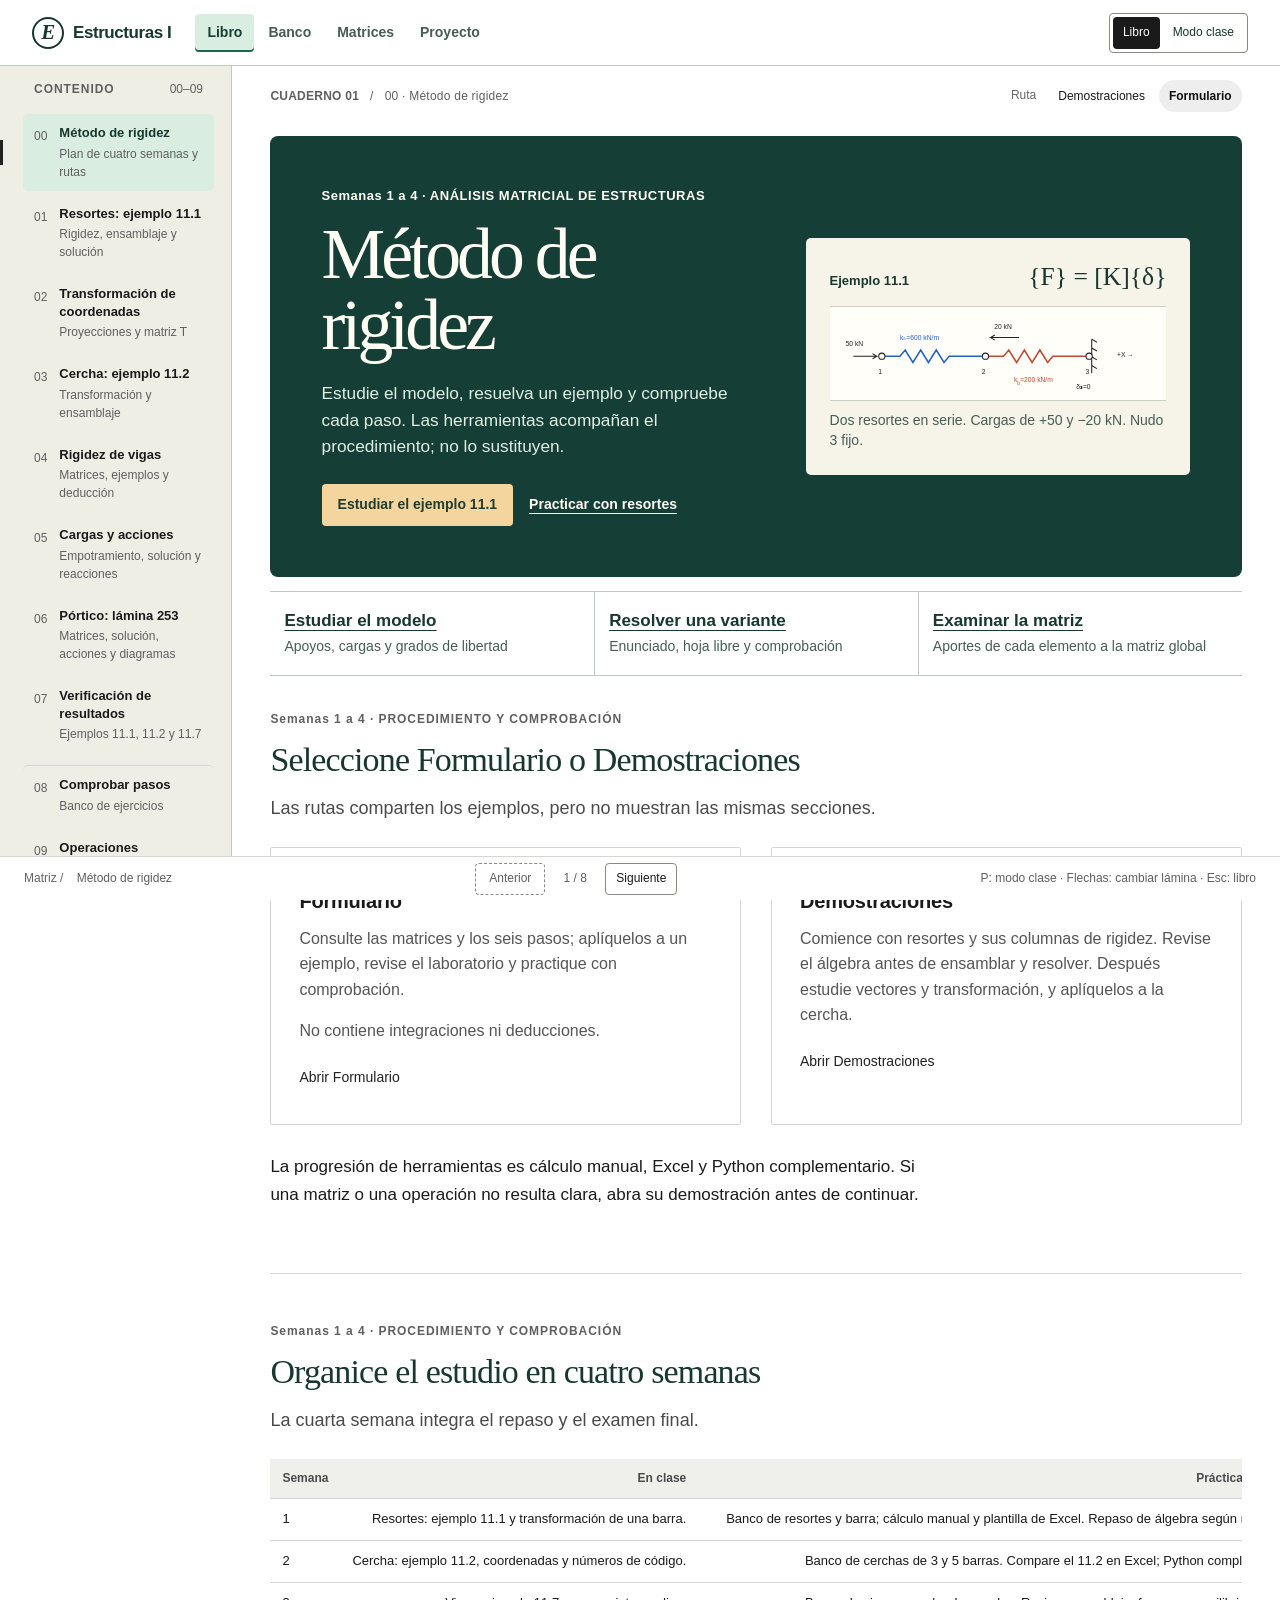
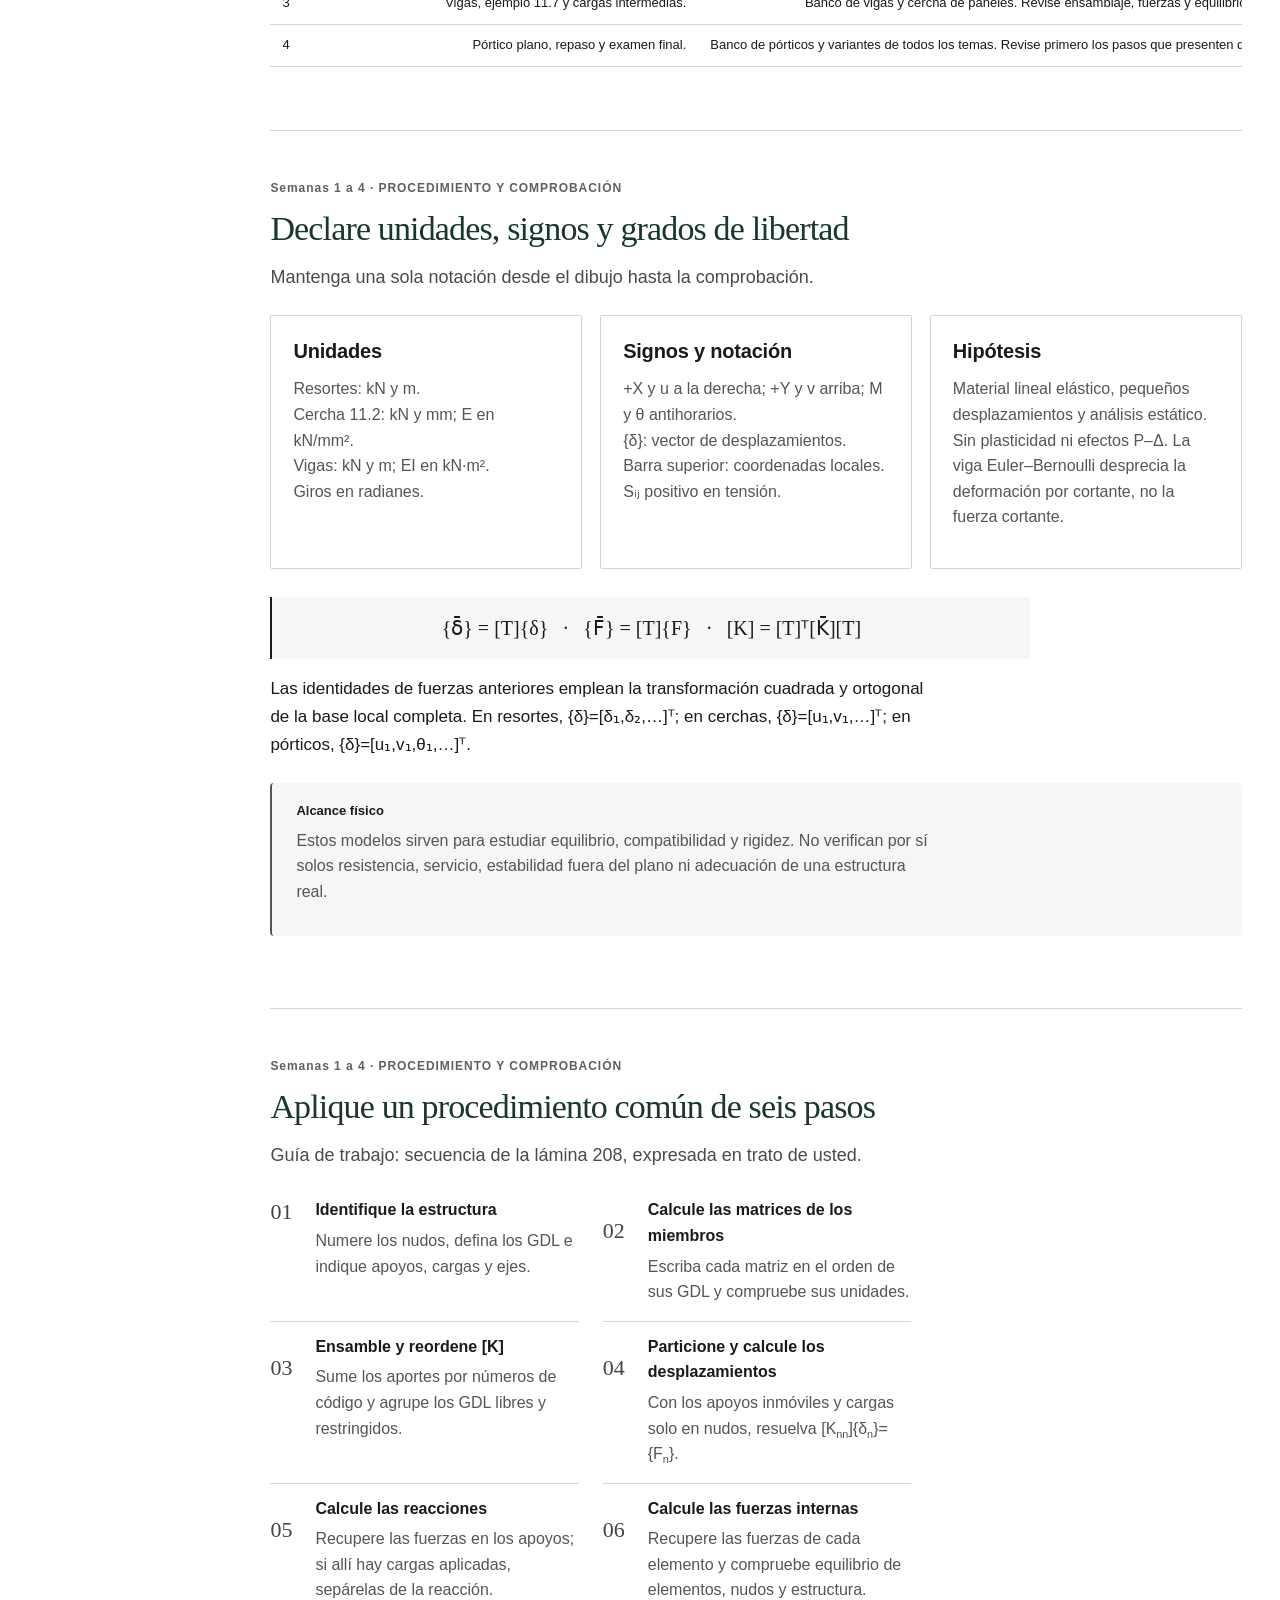
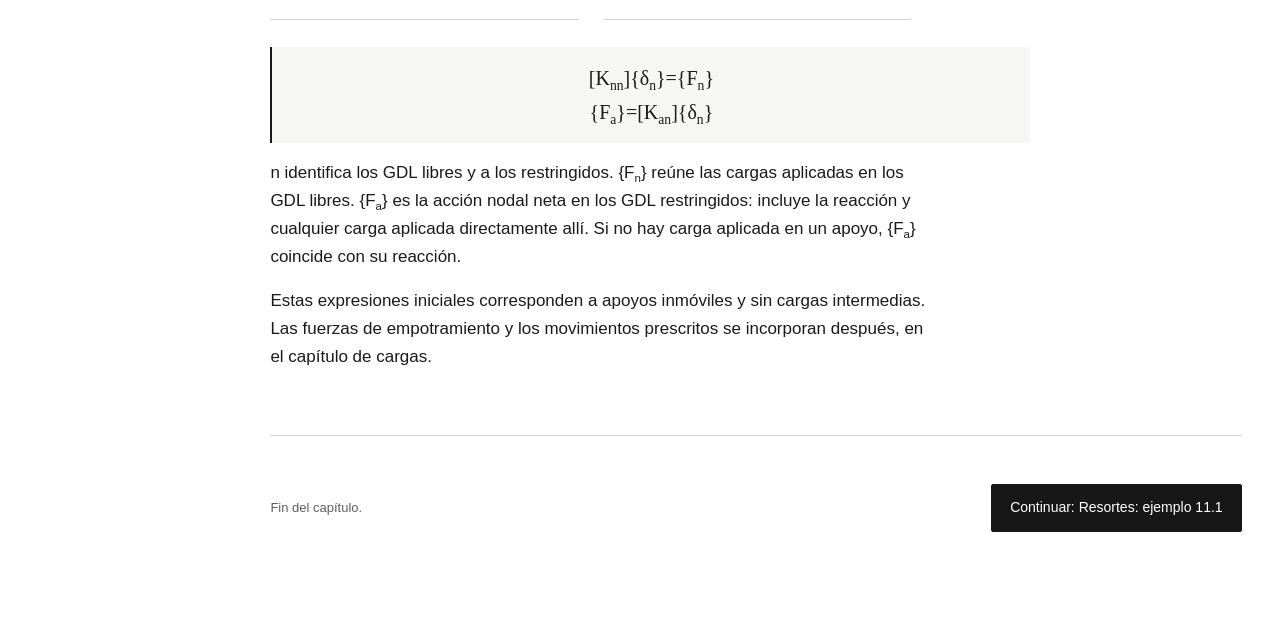
<file: index.html>
<!doctype html>
<html lang="es">
<head>
  <meta charset="utf-8"><meta name="viewport" content="width=device-width,initial-scale=1">
  <meta name="theme-color" content="#173a42">
  <meta name="description" content="El material de clase, desarrollado paso a paso: ejemplos originales, deducciones gráficas, integrales, Excel y Python. Libro y presentación.">
  <title>Matriz | Análisis matricial de estructuras</title>
  <link rel="icon" type="image/svg+xml" href="./assets/favicon.svg">
  <link rel="stylesheet" href="./tokens.css">
  <link rel="stylesheet" href="./styles.css">
  <link rel="stylesheet" href="./revision.css">
  <link rel="stylesheet" href="./reading.css">
  <script type="module" src="./app.mjs"></script>
  <link rel="stylesheet" href="./course.css">
</head>
<body class="course-page course-book">
<a class="skip-link" href="#main">Ir al contenido</a>
<header class="topbar course-mast">
  <a class="course-brand" href="./index.html"><span class="course-sigil" aria-hidden="true">E</span>Estructuras I</a>
  <nav class="course-nav" aria-label="Herramientas del curso"><a href="./index.html" aria-current="page">Libro</a><a href="./banco.html">Banco</a><a href="./calculadora.html">Matrices</a><a href="./proyecto.html">Proyecto</a></nav>
  <div class="mode-switch" role="group" aria-label="Formato de lectura"><button data-mode="book" aria-pressed="true"><span>Libro</span></button><button data-mode="slides" aria-pressed="false"><span>Modo clase</span></button></div>
  <button class="menu-toggle" id="menu-toggle" aria-controls="sidebar" aria-expanded="false" aria-label="Índice de capítulos">Índice</button>
</header>
<div class="shell">
  <aside class="sidebar" id="sidebar"><div class="sidebar-head"><span class="eyebrow">CONTENIDO</span><span class="edition">00–09</span></div><nav id="chapter-nav" aria-label="Capítulos"></nav><div class="sidebar-note"><p><strong>Procedimiento de rigidez.</strong><br>Defina los GDL, ensamble K y compruebe el equilibrio.</p></div><a class="reference-link" href="#ejercicios/creditos">Referencias</a><div class="sidebar-bottom">Cálculo manual y Excel.<br>Python como complemento.</div></aside>
  <main id="main" tabindex="-1"><div id="content"></div></main>
</div>
<footer class="reader-footer"><div id="location-label" aria-live="polite"></div><div class="footer-controls"><button id="previous" class="icon-button" aria-label="Página anterior">Anterior</button><span id="page-count"></span><button id="next" class="icon-button" aria-label="Página siguiente">Siguiente</button></div><span class="keyboard-hint">P: modo clase · Flechas: cambiar lámina · Esc: libro</span></footer>
<div class="toast" id="toast" role="status" aria-live="polite"></div>
<noscript><p class="no-script">Este libro necesita JavaScript para navegar y calcular. Actívelo para usar los capítulos y laboratorios.</p></noscript>
</body></html>
</file>
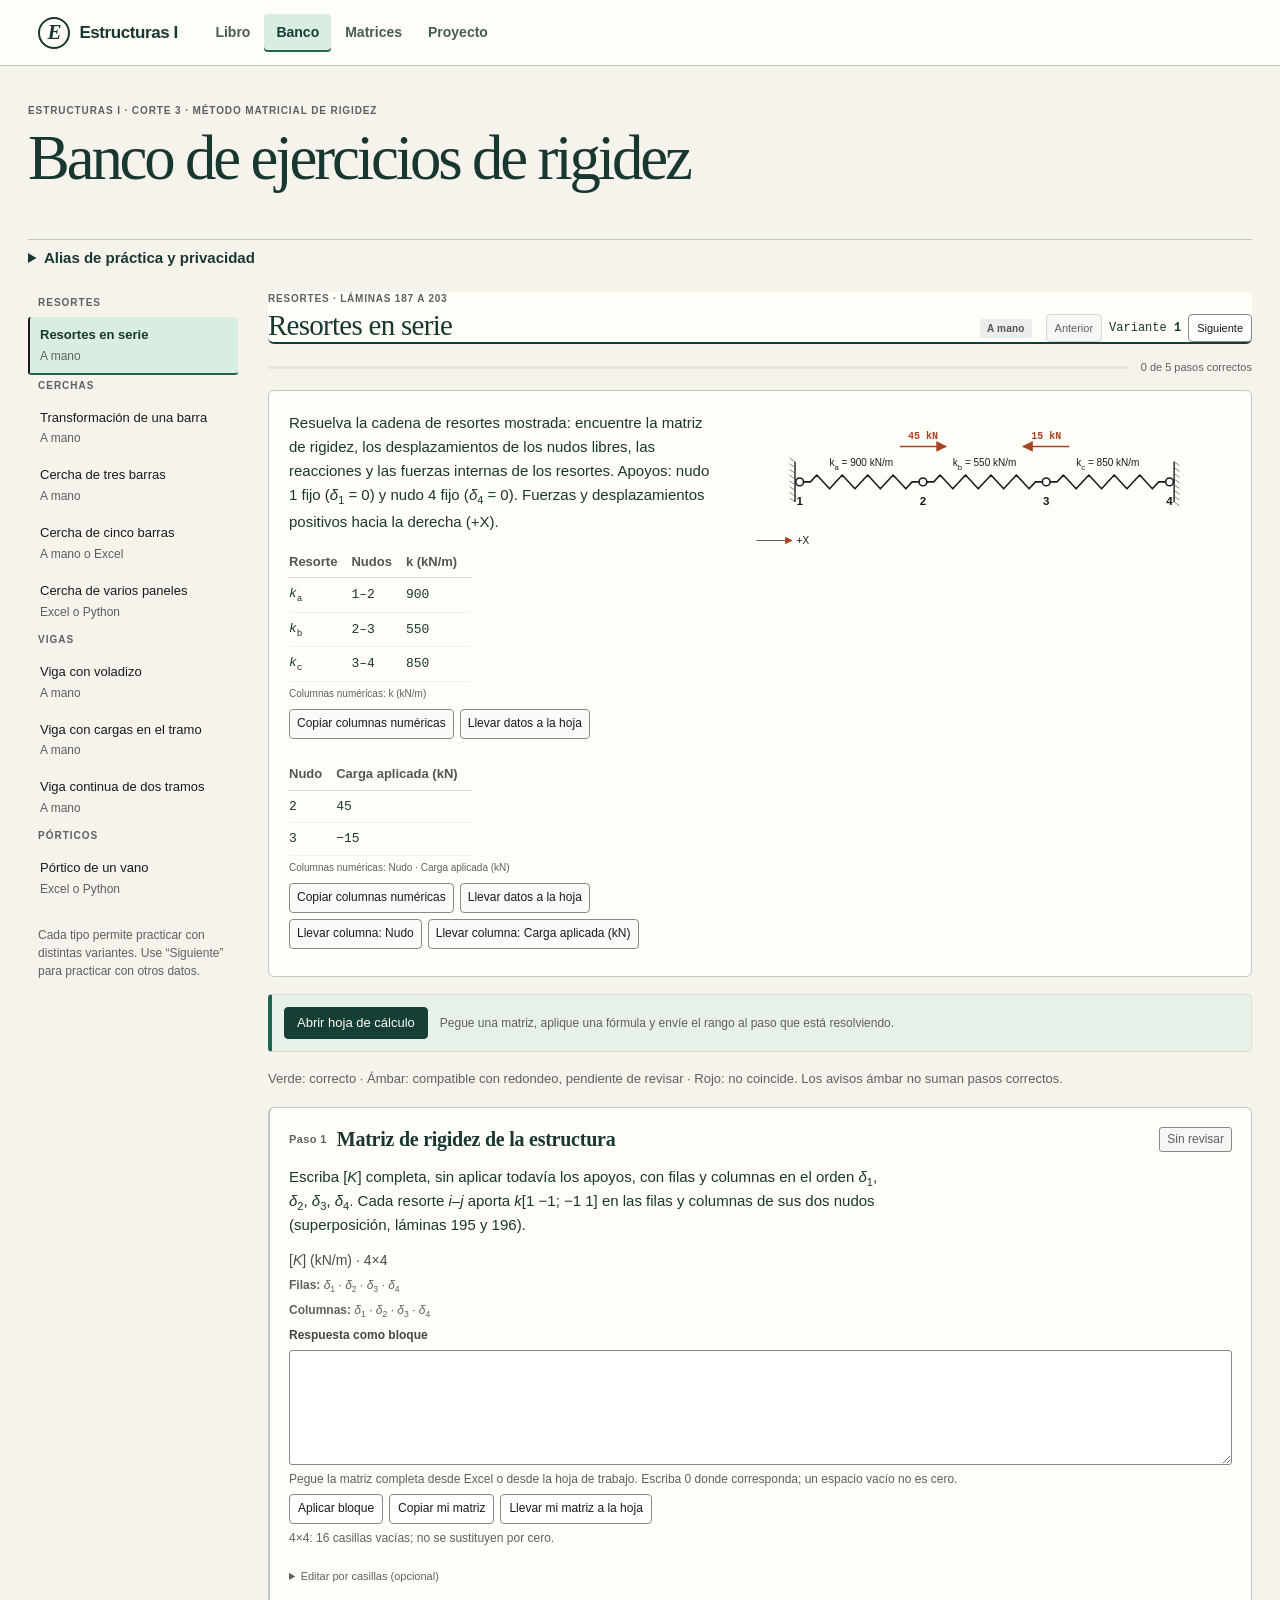
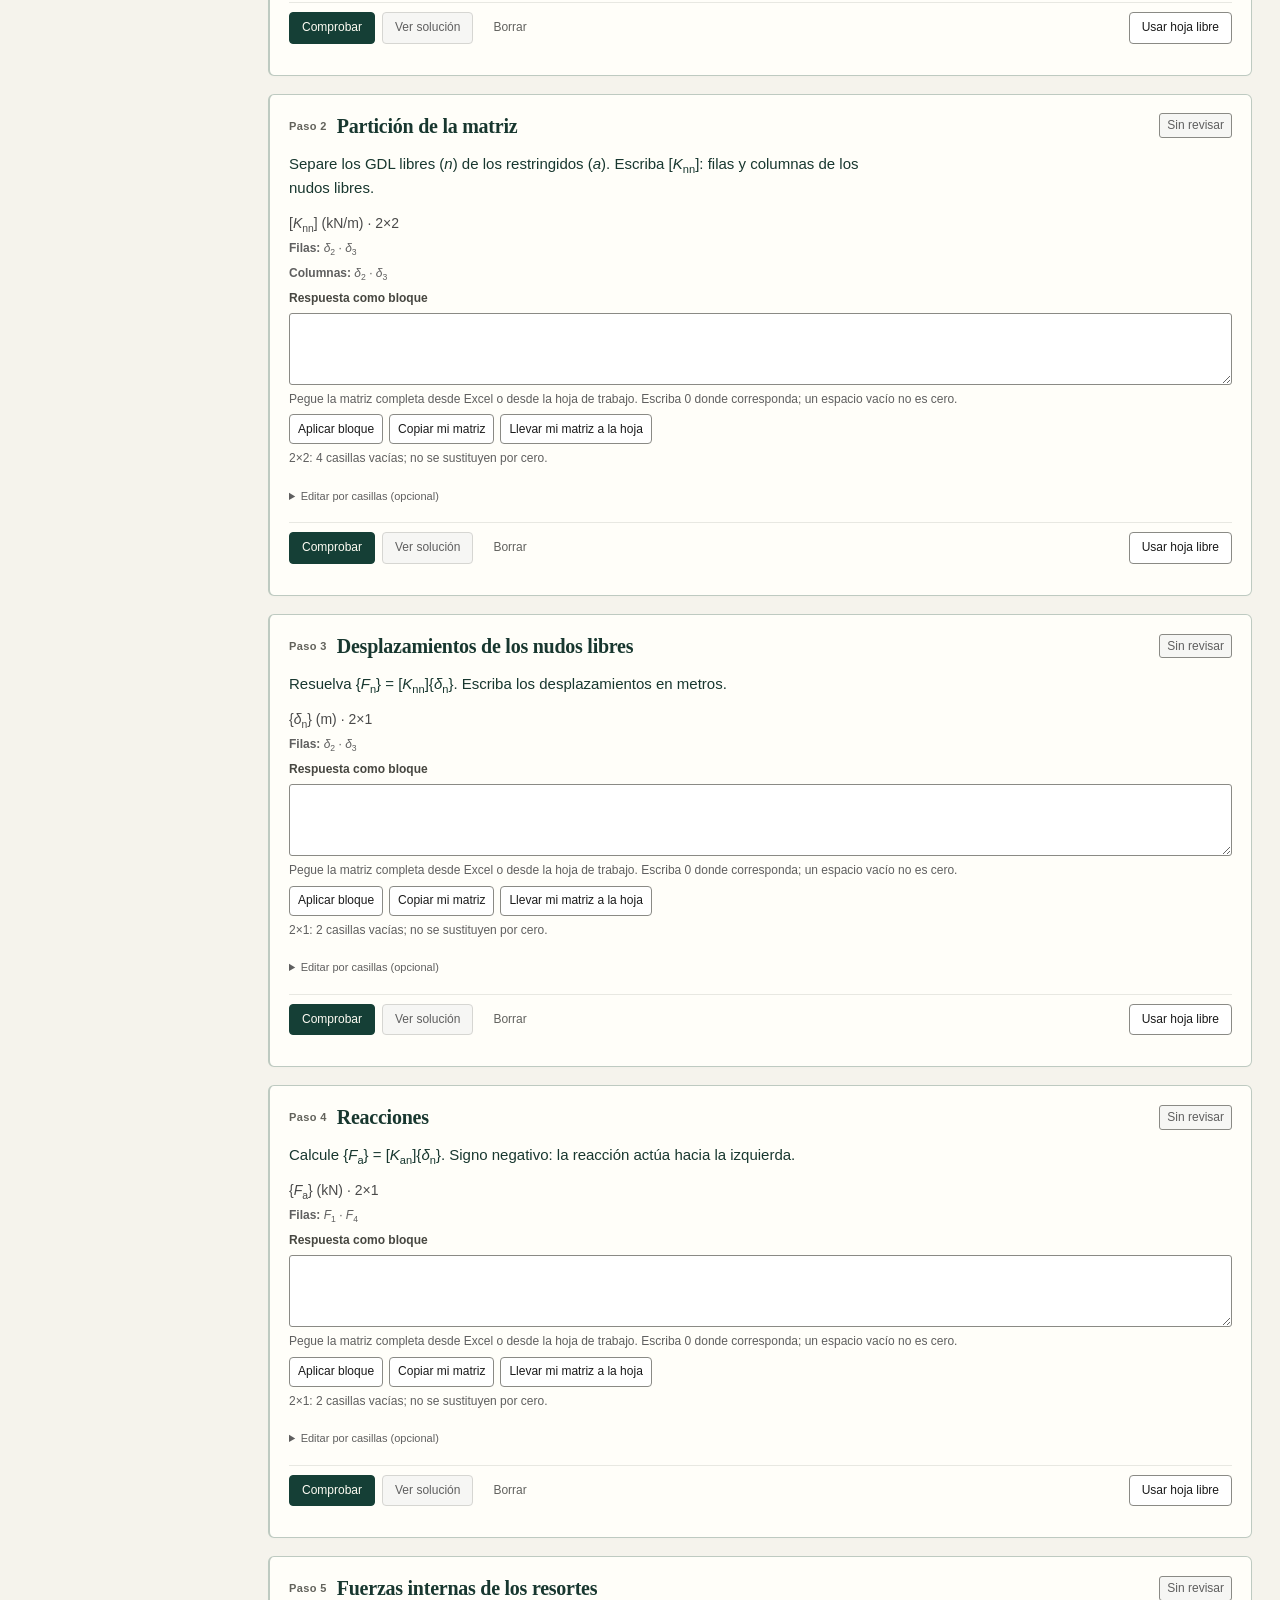
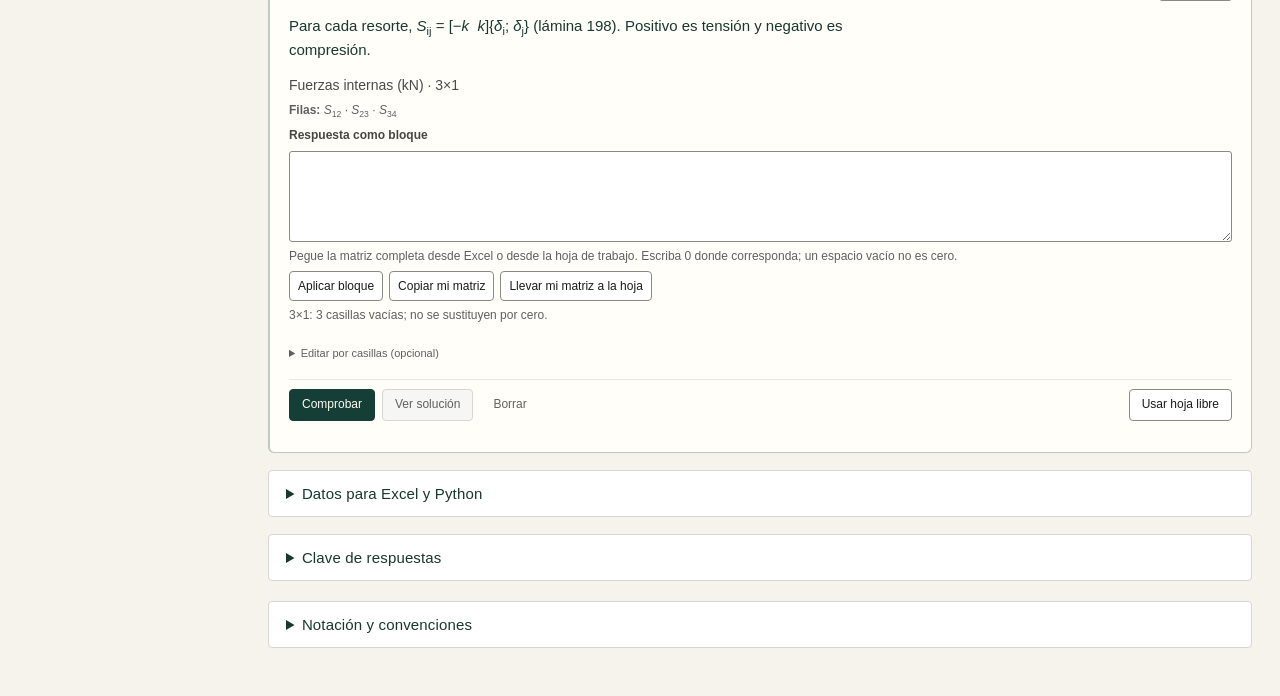
<file: banco.html>
<!doctype html>
<html lang="es" data-theme="light">
<head>
<meta charset="utf-8">
<meta name="viewport" content="width=device-width, initial-scale=1">
<title>Banco de ejercicios de rigidez</title>
<style>
/* Concepto: cuaderno de taller de análisis estructural. Barra lateral con el índice de ejercicios,
   enunciado con figura a la derecha y pasos numerados con casillas tipo matriz. */
:root {
  --paper: #f3f5f7; --surface: #ffffff; --surface-2: #eef1f4; --ink: #18212b; --muted: #5a6574; --line: #d3d9e0;
  --accent: #0d6b7a; --accent-ink: #ffffff; --accent-soft: #e0f0f2; --load: #c2410c;
  --ok: #1d7a4b; --ok-soft: #e3f3ea; --bad: #b42318; --bad-soft: #fbe9e7; --warn: #9a5b00; --warn-soft: #fbf1df;
  --f-display: "Arial Narrow", "Segoe UI", Arial, sans-serif;
  --f-body: "Segoe UI", Roboto, Helvetica, Arial, sans-serif;
  --f-mono: ui-monospace, "SFMono-Regular", Consolas, monospace;
  --r: 6px;
}
@media (prefers-color-scheme: dark) { :root:not([data-theme="light"]) {
  --paper: #11161c; --surface: #18202a; --surface-2: #1f2933; --ink: #e5eaf0; --muted: #9aa5b3; --line: #2e3a47;
  --accent: #4fb6c6; --accent-ink: #0b1a1e; --accent-soft: #163239; --load: #f28b4f;
  --ok: #4cc58b; --ok-soft: #133226; --bad: #f2786d; --bad-soft: #3a1c1a; --warn: #e3a64a; --warn-soft: #36290f; color-scheme: dark; } }
:root[data-theme="dark"] {
  --paper: #11161c; --surface: #18202a; --surface-2: #1f2933; --ink: #e5eaf0; --muted: #9aa5b3; --line: #2e3a47;
  --accent: #4fb6c6; --accent-ink: #0b1a1e; --accent-soft: #163239; --load: #f28b4f;
  --ok: #4cc58b; --ok-soft: #133226; --bad: #f2786d; --bad-soft: #3a1c1a; --warn: #e3a64a; --warn-soft: #36290f; color-scheme: dark; }

* { box-sizing: border-box; }
[hidden] { display: none !important; }
body { background: var(--paper); color: var(--ink); font: 15px/1.55 var(--f-body); }
.wrap { max-width: 1240px; margin: 0 auto; padding-left: max(16px, env(safe-area-inset-left, 0px)); padding-right: max(16px, env(safe-area-inset-right, 0px)); padding-block: 0 48px; }
h1, h2, h3 { font-family: var(--f-display); font-weight: 600; letter-spacing: 0.01em; text-wrap: balance; margin: 0; line-height: 1.1; }
h1 { font-size: 30px; } h2 { font-size: 30px; } h3 { font-size: 21px; }
p { margin: 0; }
.eyebrow { font: 600 12px/1.3 var(--f-body); letter-spacing: 0.08em; text-transform: uppercase; color: var(--muted); }
.small { font-size: 13px; color: var(--muted); }
code { font-family: var(--f-mono); font-size: 0.92em; background: var(--surface-2); padding: 1px 4px; border-radius: 3px; }
i.ov { text-decoration: overline; }
.ss { display: inline-flex; flex-direction: column; vertical-align: middle; line-height: 1; font-size: 0.72em; margin-left: 1px; }
.ss sup, .ss sub { position: static; line-height: 1.05; }
sub, sup { font-size: 0.72em; }
a { color: var(--accent); }
:focus-visible { outline: 2px solid var(--accent); outline-offset: 2px; }

/* Encabezado */
.top { display: flex; flex-wrap: wrap; align-items: flex-end; justify-content: space-between; gap: 16px 32px; padding-block: 22px 18px; border-bottom: 2px solid var(--ink); margin-bottom: 22px; }
.top .brand { display: grid; gap: 4px; }
.who { display: grid; gap: 4px; min-width: 0; }
.who label { font: 600 12px var(--f-body); letter-spacing: 0.06em; text-transform: uppercase; color: var(--muted); }
.who .row { display: flex; gap: 8px; align-items: center; flex-wrap: wrap; }
.who input { font: 500 16px var(--f-mono); padding: 7px 10px; width: 15ch; border: 1.5px solid var(--line); border-radius: var(--r); background: var(--surface); color: var(--ink); }
.who .hint { font-size: 12.5px; color: var(--muted); max-width: 34ch; }

/* Distribución */
.layout { display: grid; grid-template-columns: 236px minmax(0, 1fr); gap: 28px; align-items: start; }
.side { position: sticky; top: calc(env(safe-area-inset-top, 0px) + 12px); display: grid; gap: 16px; }
.nav-group { display: grid; gap: 2px; }
.nav-h { font: 600 12px var(--f-body); letter-spacing: 0.08em; text-transform: uppercase; color: var(--muted); padding: 0 10px 4px; }
.nav-item { display: grid; gap: 1px; padding: 7px 10px; border-radius: var(--r); color: var(--ink); text-decoration: none; border-left: 3px solid transparent; }
.nav-item:hover { background: var(--surface-2); }
.nav-item[aria-current="page"] { background: var(--surface); border-left-color: var(--accent); box-shadow: 0 1px 0 var(--line); }
.nav-item span:first-child { font-weight: 500; }
.nav-tag { font-size: 12px; color: var(--muted); }
#nav-select { display: none; font: 500 15px var(--f-body); padding: 9px 10px; border-radius: var(--r); border: 1.5px solid var(--line); background: var(--surface); color: var(--ink); width: 100%; }
.side-note { font-size: 12.5px; color: var(--muted); padding: 0 10px; }
main { min-width: 0; display: grid; gap: 20px; }

/* Cabecera del ejercicio */
.exhead { display: flex; flex-wrap: wrap; gap: 12px 24px; justify-content: space-between; align-items: flex-end; }
.exhead-t { display: grid; gap: 4px; }
.exhead-r { display: flex; gap: 12px; align-items: center; flex-wrap: wrap; }
.tag { font: 600 12px var(--f-body); letter-spacing: 0.04em; padding: 4px 9px; border-radius: 999px; background: var(--accent-soft); color: var(--accent); }
.variant { display: flex; align-items: center; gap: 8px; }
.var-n { font: 500 14px var(--f-mono); }
.prog { display: flex; align-items: center; gap: 12px; }
.prog-bar { flex: 1; height: 6px; background: var(--surface-2); border-radius: 3px; overflow: hidden; }
.prog-bar span { display: block; height: 100%; background: var(--ok); transition: width .3s; }
.prog-t { font: 500 13px var(--f-mono); color: var(--muted); white-space: nowrap; }

/* Botones */
.btn { font: 500 14px var(--f-body); padding: 7px 14px; border-radius: var(--r); border: 1.5px solid var(--line); background: var(--surface); color: var(--ink); cursor: pointer; }
.btn:hover:not(:disabled) { border-color: var(--accent); }
.btn:disabled { opacity: 0.45; cursor: not-allowed; }
.btn-primary { background: var(--accent); border-color: var(--accent); color: var(--accent-ink); }
.btn-primary:hover:not(:disabled) { filter: brightness(1.08); }
.btn-quiet { border-color: transparent; background: transparent; color: var(--muted); }
.btn-sm { padding: 5px 10px; font-size: 13px; }

/* Enunciado */
.enun { display: grid; grid-template-columns: minmax(0, 1fr) minmax(0, 1.15fr); gap: 20px 28px; background: var(--surface); border: 1px solid var(--line); border-radius: 8px; padding: 20px; }
.enun-text { display: grid; gap: 12px; align-content: start; min-width: 0; }
.enun-fig { margin: 0; min-width: 0; }
.fig { width: 100%; height: auto; display: block; }
.tblwrap { overflow-x: auto; }
.tbl { border-collapse: collapse; font-size: 14px; font-variant-numeric: tabular-nums; }
.tbl th { font: 600 12px var(--f-body); color: var(--muted); text-align: left; padding: 4px 12px 4px 0; border-bottom: 1px solid var(--line); white-space: nowrap; }
.tbl td { padding: 4px 12px 4px 0; border-bottom: 1px solid var(--surface-2); font-family: var(--f-mono); font-size: 13.5px; white-space: nowrap; }

/* Figuras */
.fig-bar { stroke: var(--ink); stroke-width: 3.2; stroke-linecap: round; }
.fig-bar-beam { stroke-width: 4.4; }
.fig-beam { stroke: var(--ink); stroke-width: 5; stroke-linecap: round; }
.fig-node { fill: var(--surface); stroke: var(--ink); stroke-width: 2; }
.fig-sup { fill: var(--surface); stroke: var(--ink); stroke-width: 1.6; }
.fig-ground { stroke: var(--ink); stroke-width: 1.8; }
.fig-hatch { stroke: var(--muted); stroke-width: 1; }
.fig-load { stroke: var(--load); stroke-width: 2; fill: none; }
.fig-load-fill { fill: var(--load); }
.fig-axis { stroke: var(--muted); stroke-width: 1.4; }
.fig-spring { stroke: var(--ink); stroke-width: 2; fill: none; stroke-linejoin: round; }
.fig-txt { fill: var(--ink); font: 13px var(--f-body); }
.fig-txt .sub { font-size: 10px; }
.fig-nodetxt { fill: var(--ink); font: 700 15px var(--f-body); }
.fig-loadtxt { fill: var(--load); font: 600 13px var(--f-mono); }
.fig-dim { stroke: var(--muted); stroke-width: 1; fill: none; }
.fig-dimtxt { fill: var(--muted); font: 12px var(--f-mono); }

/* Pasos */
.steps { list-style: none; margin: 0; padding: 0; display: grid; gap: 14px; }
.step { background: var(--surface); border: 1px solid var(--line); border-radius: 8px; padding: 16px 18px; display: grid; gap: 12px; border-left: 4px solid var(--line); }
.step[data-state="ok"] { border-left-color: var(--ok); }
.step[data-state="bad"] { border-left-color: var(--bad); }
.step-h { display: flex; align-items: baseline; gap: 12px; flex-wrap: wrap; }
.step-n { font: 600 13px var(--f-mono); color: var(--accent); }
.step-h h3 { flex: 1; min-width: 12ch; }
.chip { font: 600 12px var(--f-body); padding: 3px 9px; border-radius: 999px; background: var(--surface-2); color: var(--muted); }
.step[data-state="ok"] .chip { background: var(--ok-soft); color: var(--ok); }
.step[data-state="bad"] .chip { background: var(--bad-soft); color: var(--bad); }
.intro { max-width: 78ch; }
.fields { display: flex; flex-wrap: wrap; gap: 14px 28px; }
.field { display: grid; gap: 6px; min-width: 0; max-width: 100%; }
.flabel { font: 500 13.5px var(--f-body); color: var(--muted); }
.flabel .u { font-family: var(--f-mono); font-size: 12.5px; }
.actions { display: flex; gap: 8px; flex-wrap: wrap; }
.fb-ok { color: var(--ok); font-weight: 600; }
.fb-list { margin: 0; padding-left: 18px; color: var(--bad); display: grid; gap: 2px; }
.sol { border-top: 1px dashed var(--line); padding-top: 12px; display: grid; gap: 10px; overflow-x: auto; }
.sol-h { font: 600 12px var(--f-body); letter-spacing: 0.08em; text-transform: uppercase; color: var(--accent); }
.sol ul { margin: 0; padding-left: 18px; }
.eq { display: flex; align-items: center; flex-wrap: wrap; gap: 6px 8px; font-family: var(--f-body); }
.eq b { font-family: var(--f-mono); }

/* Matrices */
.mx { display: inline-flex; align-items: center; gap: 6px; max-width: 100%; overflow-x: auto; padding-bottom: 2px; }
.mx-pre { white-space: nowrap; }
.mx-t { border-collapse: separate; border-spacing: 0; font: 13.5px var(--f-mono); font-variant-numeric: tabular-nums; }
.mx-t thead th { font: 500 12.5px var(--f-body); color: var(--muted); padding: 0 6px 3px; text-align: center; }
.mx-t th.rl { font: 500 13px var(--f-body); color: var(--muted); padding: 2px 8px 2px 0; text-align: right; white-space: nowrap; }
.mx-t td.c { padding: 3px 9px; text-align: right; white-space: nowrap; }
.mx-t td.L { border-left: 2px solid var(--ink); }
.mx-t td.R { border-right: 2px solid var(--ink); }
.mx-t tbody tr:first-child td.L { background: linear-gradient(var(--ink), var(--ink)) left top / 7px 2px no-repeat; }
.mx-t tbody tr:last-child td.L { background: linear-gradient(var(--ink), var(--ink)) left bottom / 7px 2px no-repeat; }
.mx-t tbody tr:first-child td.R { background: linear-gradient(var(--ink), var(--ink)) right top / 7px 2px no-repeat; }
.mx-t tbody tr:last-child td.R { background: linear-gradient(var(--ink), var(--ink)) right bottom / 7px 2px no-repeat; }
.mx-t tbody tr:only-child td.L { background: linear-gradient(var(--ink), var(--ink)) left top / 7px 2px no-repeat, linear-gradient(var(--ink), var(--ink)) left bottom / 7px 2px no-repeat; }
.mx-t tbody tr:only-child td.R { background: linear-gradient(var(--ink), var(--ink)) right top / 7px 2px no-repeat, linear-gradient(var(--ink), var(--ink)) right bottom / 7px 2px no-repeat; }
.mx-t td.hi { color: var(--accent); font-weight: 600; }
.mx-t td.unit { font: 12.5px var(--f-mono); color: var(--muted); padding-left: 8px; white-space: nowrap; }
.mx-in td.c { padding: 3px 4px; }
.mx-in td.L { padding-left: 7px; } .mx-in td.R { padding-right: 7px; }
input.cell { width: 9.5ch; font: 500 14px var(--f-mono); text-align: right; padding: 5px 6px; border: 1.5px solid var(--line); border-radius: 4px; background: var(--paper); color: var(--ink); }
input.cell:focus { border-color: var(--accent); outline: none; background: var(--surface); }
input.cell.ok { border-color: var(--ok); background: var(--ok-soft); }
input.cell.bad { border-color: var(--bad); background: var(--bad-soft); }
input.cell.empty { border-color: var(--warn); background: var(--warn-soft); }

/* Paneles */
.panel { background: var(--surface); border: 1px solid var(--line); border-radius: 8px; padding: 12px 18px; }
.panel summary { cursor: pointer; font: 600 19px var(--f-display); letter-spacing: 0.01em; }
.panel[open] summary { margin-bottom: 12px; }
.notation { display: grid; grid-template-columns: repeat(auto-fit, minmax(260px, 1fr)); gap: 12px 28px; font-size: 14px; }
.notation h4 { font: 600 13px var(--f-body); letter-spacing: 0.06em; text-transform: uppercase; color: var(--accent); margin: 0 0 4px; }
.notation ul { margin: 0; padding-left: 18px; display: grid; gap: 3px; }
.exp { display: grid; grid-template-columns: repeat(auto-fit, minmax(280px, 1fr)); gap: 18px; }
.exp > div { display: grid; gap: 8px; align-content: start; min-width: 0; }
.exp-h { font: 600 14px var(--f-body); }
.exp textarea { width: 100%; font: 12.5px/1.5 var(--f-mono); padding: 8px; border: 1px solid var(--line); border-radius: var(--r); background: var(--paper); color: var(--ink); resize: vertical; }
.exp .btn { justify-self: start; }
.key { display: grid; gap: 10px; margin-top: 10px; }
.key-h { font-weight: 600; font-size: 14px; }
.key-vals { display: flex; flex-wrap: wrap; gap: 4px 16px; font: 13px var(--f-mono); }
.kv .kl { font-family: var(--f-body); color: var(--muted); }

@media (max-width: 1020px) { .enun { grid-template-columns: minmax(0, 1fr); } }
@media (max-width: 860px) {
  .layout { grid-template-columns: minmax(0, 1fr); gap: 16px; }
  .side { position: static; }
  #nav { display: none; }
  #nav-select { display: block; }
  .side-note { padding: 0; }
  h1 { font-size: 26px; } h2 { font-size: 26px; }
}
@media (max-width: 520px) { input.cell { width: 7.5ch; font-size: 13.5px; } .step { padding: 14px 12px; } .enun { padding: 14px; } }
@media (prefers-reduced-motion: reduce) { .prog-bar span { transition: none; } }
/* Rounding compatibility is visible but never earns a correct step. */
input.cell.rounding { background:#fff3d4; border-color:#946000; color:#623f00; }
.step[data-state="rounding"] [data-chip] { background:#fff3d4; color:#623f00; }
</style>
<link rel="stylesheet" href="./bank-sheet.css">
<link rel="stylesheet" href="./bank-blocks.css">
<link rel="stylesheet" href="./bank-free-sheet.css">
<link rel="stylesheet" href="./bank-visual.css">
<link rel="stylesheet" href="./bank-operational.css">
<link rel="stylesheet" href="./tokens.css">
<link rel="stylesheet" href="./bank-reading.css">
  <link rel="stylesheet" href="./course.css">
</head>
<body class="course-page course-bank">
<a class="course-skip" href="#main">Ir al ejercicio</a>
<header class="course-mast"><a class="course-brand" href="./index.html"><span class="course-sigil" aria-hidden="true">E</span>Estructuras I</a>
  <nav class="course-nav" aria-label="Herramientas del curso"><a href="./index.html">Libro</a><a href="./banco.html" aria-current="page">Banco</a><a href="./calculadora.html">Matrices</a><a href="./proyecto.html">Proyecto</a></nav></header>
<div class="wrap">
  <header class="top">
    <div class="brand"><p class="eyebrow">Estructuras I · Corte 3 · Método matricial de rigidez</p><h1>Banco de ejercicios de rigidez</h1></div>
  </header>
  <details class="practice-options"><summary>Alias de práctica y privacidad</summary>
    <div class="who">
      <label for="alias">Alias de práctica</label>
      <div class="row"><input id="alias" placeholder="Ej.: PUENTE" maxlength="64" autocomplete="off" spellcheck="false" aria-describedby="alias-hint">
          <span class="hint" id="alias-hint">Use un alias inventado o deje el campo vacío para usar el ejemplo. Las respuestas y la hoja se guardan en este perfil del navegador.</span></div>
    </div>
    <p>Quien use el mismo perfil puede volver a abrir la práctica. Use un perfil propio o una ventana privada. Al terminar, cierre todas las ventanas privadas y recoja los respaldos que descargó.</p>
    <p>El banco procesa las respuestas en su dispositivo. GitHub Pages registra la dirección IP de las visitas por seguridad.</p>
  </details>
  <div id="practice-storage-status" role="status" aria-atomic="true"></div>
  <div class="layout">
    <aside class="side">
      <select id="nav-select" aria-label="Ejercicio"></select>
      <nav id="nav" aria-label="Tipos de ejercicio"></nav>
      <p class="side-note">Cada tipo permite practicar con distintas variantes. Use “Siguiente” para practicar con otros datos.</p>
    </aside>
    <div class="bank-content" style="min-width:0; display:grid; gap:20px;">
      <main id="main" tabindex="-1"></main>
      <details class="panel" id="notacion">
        <summary>Notación y convenciones</summary>
        <div class="notation">
          <div><h4>Coordenadas generales</h4><ul>
            <li>Fuerzas <i>X</i>, <i>Y</i> y momentos <i>M</i>; desplazamientos <i>u</i>, <i>v</i> y giros <i>θ</i>.</li>
            <li>Positivos: <i>X</i> y <i>u</i> hacia la derecha, <i>Y</i> y <i>v</i> hacia arriba, <i>M</i> y <i>θ</i> en sentido antihorario.</li>
            <li>{<i>F</i>} = [<i>K</i>]{<i>δ</i>}.</li></ul></div>
          <div><h4>Coordenadas locales</h4><ul>
            <li>La barra superior indica local: <i class="ov">F</i>, <i class="ov">δ</i>, [<i class="ov">K</i>].</li>
            <li><i class="ov">X</i> va a lo largo del elemento, del nudo <i>i</i> al nudo <i>j</i>. <i>φ</i> se mide en sentido antihorario desde <i>X</i> hasta <i class="ov">X</i>.</li>
            <li><i>c</i> = cos <i>φ</i>, <i>s</i> = sen <i>φ</i>; {<i class="ov">δ</i>} = [<i>T</i>]{<i>δ</i>}, {<i class="ov">F</i>} = [<i>T</i>]{<i>F</i>}, [<i>K</i>] = [<i>T</i>]<sup>T</sup>[<i class="ov">K</i>][<i>T</i>].</li></ul></div>
          <div><h4>Partición (lámina 241)</h4><ul>
            <li><i>n</i>: GDL libres; <i>a</i>: GDL de los apoyos.</li>
            <li>{<i>δ</i><sub>n</sub>} = [<i>K</i><sub>nn</sub>]<sup>−1</sup>({<i>F</i><sub>n</sub>} − {<i>F</i><span class="ss"><sup>F</sup><sub>n</sub></span>}).</li>
            <li>{<i>F</i><sub>a</sub>} = {<i>F</i><span class="ss"><sup>F</sup><sub>a</sub></span>} + [<i>K</i><sub>an</sub>]{<i>δ</i><sub>n</sub>}, con {<i>δ</i><sub>a</sub>} = 0.</li></ul></div>
          <div><h4>Fuerzas en los elementos</h4><ul>
            <li><i>S</i><sub>ij</sub>: fuerza axial de una barra o resorte. Positivo es tensión.</li>
            <li><i>Y</i><span class="ss"><sup>F</sup><sub>ij</sub></span>, <i>M</i><span class="ss"><sup>F</sup><sub>ij</sub></span>: fuerzas del tramo con ambos extremos empotrados, en el extremo <i>i</i>.</li>
            <li>[<i>F</i>]<sub>ij</sub> = [<i>F</i>]<sup>F</sup><sub>ij</sub> + [<i>K</i>]<sub>ij</sub>{<i>δ</i>}<sub>ij</sub>.</li></ul></div>
          <div><h4>Cómo escribir las respuestas</h4><ul>
            <li>Acepta coma o punto decimal y operaciones simples: <code>−30/6480</code>, <code>2*sqrt(2)</code>, <code>1.5e-3</code>.</li>
            <li>Escriba o pegue la matriz completa en «Respuesta como bloque». Revise la vista previa; «Comprobar» aplica el bloque y verifica el paso. La edición por casillas es opcional.</li>
            <li>Tolerancia general de 1 % por casilla; algunos datos geométricos y coeficientes usan una tolerancia menor. Los números de código deben ser exactos y los ceros se comprueban aparte. Conserve al menos cuatro cifras significativas; si hay cancelación, conserve más cifras hasta el resultado final.</li>
            <li>Verde: correcto. Ámbar: un recálculo con cuatro, cinco o seis cifras reproduce un resultado cercano al suyo; es compatible con redondeo, no una prueba de que todo su procedimiento esté bien. No completa el paso ni aumenta el progreso. Rojo: no coincide con la referencia ni con esos recálculos.</li>
            <li>En el editor de bloque, Enter crea una fila. En una casilla individual, Enter comprueba el paso.</li></ul></div>
        </div>
      </details>
    </div>
    <aside id="bank-sheet" hidden aria-label="Tarjetas matriciales anteriores"></aside>
    <aside id="bank-free-sheet" hidden aria-label="Hoja libre junto al ejercicio"></aside>
  </div>
</div>

<script type="module">
import { parseVal, judge, parsePastedGrid, numericInputError } from './bank-validation.mjs';
import { generateWithRounding } from './bank-rounding.mjs';
import { mountBankSheet } from './bank-sheet.mjs';
import { mountBankFreeSheet } from './bank-free-sheet.mjs';
import { parseResponseBlock, responseTSV, numericTableColumns, escapeBlockHTML } from './bank-blocks.mjs';
/* Núcleo numérico y utilidades. Sin dependencias ni acceso al DOM. */
(function (G) {
  'use strict';

  /* ---------- Generador pseudoaleatorio reproducible ---------- */
  function hashStr(s) {
    let h = 2166136261 >>> 0;
    for (const ch of String(s)) { h ^= ch.codePointAt(0); h = Math.imul(h, 16777619); }
    return h >>> 0;
  }
  function mulberry32(a) {
    return function () {
      a |= 0; a = (a + 0x6D2B79F5) | 0;
      let t = Math.imul(a ^ (a >>> 15), 1 | a);
      t = (t + Math.imul(t ^ (t >>> 7), 61 | t)) ^ t;
      return ((t ^ (t >>> 14)) >>> 0) / 4294967296;
    };
  }
  function makeRng(seed) {
    const r = mulberry32(hashStr(seed));
    const api = {
      next: r,
      int: (a, b) => a + Math.floor(r() * (b - a + 1)),
      pick: (arr) => arr[Math.floor(r() * arr.length)],
      step: (a, b, s) => a + s * Math.floor(r() * (Math.round((b - a) / s) + 1)),
      sign: () => (r() < 0.5 ? -1 : 1),
      nz: (a, b, s) => { // valor no nulo entre ±a y ±b
        const m = api.step(a, b, s); return api.sign() * m;
      }
    };
    return api;
  }

  /* ---------- Álgebra lineal ---------- */
  const zeros = (n, m) => Array.from({ length: n }, () => Array(m).fill(0));
  const matmul = (A, B) => A.map(r => B[0].map((_, j) => r.reduce((s, a, k) => s + a * B[k][j], 0)));
  const matvec = (A, x) => A.map(r => r.reduce((s, a, k) => s + a * x[k], 0));
  const transpose = (A) => A[0].map((_, j) => A.map(r => r[j]));
  const sub = (A, rows, cols) => rows.map(i => cols.map(j => A[i][j]));
  const cleanV = (v) => (Math.abs(v) < 1e-10 ? 0 : v);
  const cleanM = (M) => M.map(r => r.map(cleanV));

  function solve(A, b) {
    const n = A.length;
    const M = A.map((r, i) => [...r, b[i]]);
    const scale = Math.max(...A.map(r => Math.max(...r.map(Math.abs))));
    for (let c = 0; c < n; c++) {
      let p = c;
      for (let r = c + 1; r < n; r++) if (Math.abs(M[r][c]) > Math.abs(M[p][c])) p = r;
      if (Math.abs(M[p][c]) < 1e-9 * scale) throw new Error('Matriz singular');
      [M[c], M[p]] = [M[p], M[c]];
      for (let r = 0; r < n; r++) {
        if (r === c) continue;
        const f = M[r][c] / M[c][c];
        if (f === 0) continue;
        for (let k = c; k <= n; k++) M[r][k] -= f * M[c][k];
      }
    }
    return M.map((r, i) => r[n] / r[i]);
  }
  // Comprueba que la matriz simétrica sea definida positiva (Cholesky)
  function isPD(A) {
    const n = A.length; const L = zeros(n, n);
    for (let i = 0; i < n; i++) {
      for (let j = 0; j <= i; j++) {
        let s = A[i][j];
        for (let k = 0; k < j; k++) s -= L[i][k] * L[j][k];
        if (i === j) { if (s <= 1e-9 * Math.abs(A[i][i])) return false; L[i][i] = Math.sqrt(s); }
        else L[i][j] = s / L[j][j];
      }
    }
    return true;
  }

  /* ---------- Elementos ---------- */
  function trussElem(xi, yi, xj, yj, EA) {
    const dx = xj - xi, dy = yj - yi, L = Math.hypot(dx, dy);
    const c = cleanV(dx / L), s = cleanV(dy / L), k = EA / L;
    let phi = Math.atan2(dy, dx) * 180 / Math.PI; if (phi < 0) phi += 360; phi = cleanV(phi);
    const T = [[c, s, 0, 0], [-s, c, 0, 0], [0, 0, c, s], [0, 0, -s, c]];
    const Kl = [[k, 0, -k, 0], [0, 0, 0, 0], [-k, 0, k, 0], [0, 0, 0, 0]];
    const Kg = cleanM([[c * c, c * s, -c * c, -c * s], [c * s, s * s, -c * s, -s * s],
      [-c * c, -c * s, c * c, c * s], [-c * s, -s * s, c * s, s * s]].map(r => r.map(v => v * k)));
    return { dx, dy, L, c, s, k, phi, T, Kl, Kg };
  }
  function beamK(EI, L) {
    const a = 12 * EI / L ** 3, b = 6 * EI / L ** 2, c = 4 * EI / L, e = 2 * EI / L;
    return [[a, b, -a, b], [b, c, -b, e], [-a, -b, a, -b], [b, e, -b, c]];
  }
  // Fuerzas de empotramiento [Yij, Mij, Yji, Mji]; cargas hacia abajo positivas en magnitud.
  function fixedEnd(L, loads) {
    let Yi = 0, Mi = 0, Yj = 0, Mj = 0;
    for (const q of loads || []) {
      if (q.type === 'w') {
        Yi += q.w * L / 2; Yj += q.w * L / 2; Mi += q.w * L * L / 12; Mj -= q.w * L * L / 12;
      } else if (q.type === 'P') {
        const a = q.a, b = L - a;
        const mi = q.P * a * b * b / (L * L), mj = -q.P * a * a * b / (L * L);
        const yi = (q.P * b + mi + mj) / L;
        Mi += mi; Mj += mj; Yi += yi; Yj += q.P - yi;
      }
    }
    return [Yi, Mi, Yj, Mj];
  }
  function frameElem(xi, yi, xj, yj, E, A, I, loads) {
    const dx = xj - xi, dy = yj - yi, L = Math.hypot(dx, dy);
    const c = cleanV(dx / L), s = cleanV(dy / L);
    const a = E * A / L, b = 12 * E * I / L ** 3, cc = 6 * E * I / L ** 2, d = 4 * E * I / L, e = 2 * E * I / L;
    const Kl = [[a, 0, 0, -a, 0, 0], [0, b, cc, 0, -b, cc], [0, cc, d, 0, -cc, e],
      [-a, 0, 0, a, 0, 0], [0, -b, -cc, 0, b, -cc], [0, cc, e, 0, -cc, d]];
    const R = [[c, s, 0], [-s, c, 0], [0, 0, 1]];
    const T = zeros(6, 6);
    for (let i = 0; i < 3; i++) for (let j = 0; j < 3; j++) { T[i][j] = R[i][j]; T[i + 3][j + 3] = R[i][j]; }
    const Kg = cleanM(matmul(matmul(transpose(T), Kl), T));
    const fe = fixedEnd(L, loads);
    const FfL = [0, fe[0], fe[1], 0, fe[2], fe[3]];
    const FfG = cleanM([matvec(transpose(T), FfL)])[0];
    let phi = Math.atan2(dy, dx) * 180 / Math.PI; if (phi < 0) phi += 360;
    return { L, c, s, phi, coef: { a, b, c: cc, d, e }, Kl, T, Kg, FfL, FfG };
  }

  /* ---------- Ensamblaje y solución ---------- */
  // els: [{code:[...], Kg, FfG}] ; Fnod: cargas nodales aplicadas ; restr: booleano por GDL
  function assembleSolve(nd, els, Fnod, restr) {
    const K = zeros(nd, nd), Ff = Array(nd).fill(0);
    const contrib = Array.from({ length: nd }, () => Array.from({ length: nd }, () => []));
    els.forEach((el, ie) => {
      el.code.forEach((gi, a) => {
        Ff[gi] += (el.FfG ? el.FfG[a] : 0);
        el.code.forEach((gj, b) => {
          const v = el.Kg[a][b];
          K[gi][gj] += v;
          if (v !== 0) contrib[gi][gj].push({ el: ie, v });
        });
      });
    });
    const free = [], rest = [];
    for (let i = 0; i < nd; i++) (restr[i] ? rest : free).push(i);
    const Knn = sub(K, free, free), Kan = sub(K, rest, free);
    const Fn = free.map(g => Fnod[g]), Ffn = free.map(g => Ff[g]);
    const rhs = Fn.map((f, i) => f - Ffn[i]);
    const pd = isPD(Knn);
    const dn = pd ? solve(Knn, rhs) : null;
    const d = Array(nd).fill(0);
    if (dn) free.forEach((g, k) => { d[g] = dn[k]; });
    const Kd = matvec(K, d);
    const Fa = rest.map(g => Kd[g] + Ff[g]);          // fuerza total en el apoyo (lámina 241)
    const R = rest.map((g, k) => Fa[k] - Fnod[g]);     // reacción del apoyo
    return { K: cleanM(K), Ff, contrib, free, rest, Knn, Kan, Fn, Ffn, rhs, dn, d, Fa, R, pd };
  }

  /* ---------- Formato ---------- */
  function stripZeros(m) { return m.includes('.') ? m.replace(/0+$/, '').replace(/\.$/, '') : m; }
  function fmt(x, sig) {
    sig = sig || 5;
    if (x === null || x === undefined || !isFinite(x)) return '–';
    if (Math.abs(x) < 1e-12) return '0';
    const ax = Math.abs(x);
    let s;
    if (ax >= 1e7 || ax < 1e-4) {
      const [m, e] = x.toExponential(sig - 1).split('e');
      s = stripZeros(m) + '×10<sup>' + (+e) + '</sup>';
    } else {
      s = String(Number(x.toPrecision(sig)));
      if (s.includes('e')) s = x.toFixed(8);
    }
    return s.replace(/^-/, '−');
  }
  function fmtPlain(x, sig) {
    sig = sig || 8;
    if (!isFinite(x)) return '';
    if (Math.abs(x) < 1e-12) return '0';
    return String(Number(x.toPrecision(sig)));
  }

  /* ---------- Bloques HTML reutilizables ---------- */
  const it = (s, subi) => `<i>${s}</i>${subi !== undefined && subi !== '' ? `<sub>${subi}</sub>` : ''}`;
  const ov = (s, subi) => `<i class="ov">${s}</i>${subi !== undefined && subi !== '' ? `<sub>${subi}</sub>` : ''}`;
  const fe = (s, subi) => `<i>${s}</i><span class="ss"><sup>F</sup><sub>${subi}</sub></span>`;
  const MINUS = '−';

  function matHTML(M, rowL, colL, f, opts) {
    opts = opts || {};
    f = f || ((x) => fmt(x, 5));
    const nC = M[0].length;
    const head = colL ? `<thead><tr><th></th>${colL.map(c => `<th>${c}</th>`).join('')}</tr></thead>` : '';
    const body = M.map((r, i) => `<tr><th class="rl">${rowL ? rowL[i] : ''}</th>${r.map((v, j) => {
      const cls = ['c']; if (j === 0) cls.push('L'); if (j === nC - 1) cls.push('R');
      if (opts.hi && opts.hi(i, j)) cls.push('hi');
      return `<td class="${cls.join(' ')}">${typeof v === 'string' ? v : f(v)}</td>`;
    }).join('')}</tr>`).join('');
    const pre = opts.pre ? `<span class="mx-pre">${opts.pre}</span>` : '';
    return `<div class="mx">${pre}<table class="mx-t">${head}<tbody>${body}</tbody></table>${opts.post ? `<span class="mx-pre">${opts.post}</span>` : ''}</div>`;
  }
  const vecHTML = (v, rowL, f, opts) => matHTML(v.map(x => [x]), rowL, null, f, opts);

  G.MR = {
    makeRng, hashStr, zeros, matmul, matvec, transpose, solve, sub, isPD, cleanV, cleanM,
    trussElem, beamK, fixedEnd, frameElem, assembleSolve,
    fmt, fmtPlain, it, ov, fe, MINUS, matHTML, vecHTML
  };
})(typeof window !== 'undefined' ? window : globalThis);

/* Figuras SVG de los enunciados. Colores tomados de variables CSS de la página. */
(function (G) {
  'use strict';
  const r1 = (v) => Math.round(v * 10) / 10;
  const numTxt = (x) => String(Number(x.toPrecision(6))).replace(/^-/, '−');

  const DEFS = `<defs>
    <marker id="ah" viewBox="0 0 10 10" refX="9" refY="5" markerWidth="7" markerHeight="7" orient="auto-start-reverse">
      <path d="M0,0 L10,5 L0,10 z" class="fig-load-fill"/></marker>
    <marker id="dt" viewBox="0 0 10 10" refX="5" refY="5" markerWidth="6" markerHeight="6" orient="auto-start-reverse">
      <path d="M2,2 L8,8 M8,2 L2,8" class="fig-dim" stroke-width="1.4"/></marker>
  </defs>`;

  const arrow = (x1, y1, x2, y2, cls) => `<line x1="${r1(x1)}" y1="${r1(y1)}" x2="${r1(x2)}" y2="${r1(y2)}" class="${cls || 'fig-load'}" marker-end="url(#ah)"/>`;
  const text = (x, y, s, cls, anchor) => `<text x="${r1(x)}" y="${r1(y)}" class="${cls || 'fig-txt'}" text-anchor="${anchor || 'middle'}">${s}</text>`;

  function hatch(x1, y1, x2, y2, dir) { // línea de terreno con rayado hacia "dir" (vector unitario)
    let s = `<line x1="${r1(x1)}" y1="${r1(y1)}" x2="${r1(x2)}" y2="${r1(y2)}" class="fig-ground"/>`;
    const L = Math.hypot(x2 - x1, y2 - y1), n = Math.max(3, Math.floor(L / 7));
    for (let k = 0; k <= n; k++) {
      const px = x1 + (x2 - x1) * k / n, py = y1 + (y2 - y1) * k / n;
      s += `<line x1="${r1(px)}" y1="${r1(py)}" x2="${r1(px + dir[0] * 7 - dir[1] * 5)}" y2="${r1(py + dir[1] * 7 + dir[0] * 5)}" class="fig-hatch"/>`;
    }
    return s;
  }
  // Apoyo dibujado "debajo" del punto (x,y); se rota para otros lados.
  function supportShape(kind) {
    if (kind === 'pin') {
      return `<path d="M0,0 L-11,19 L11,19 Z" class="fig-sup"/>` + hatch(-18, 19, 18, 19, [0, 1]);
    }
    // rodillo
    return `<path d="M0,0 L-11,16 L11,16 Z" class="fig-sup"/><circle cx="-6" cy="20.5" r="3.6" class="fig-sup"/><circle cx="6" cy="20.5" r="3.6" class="fig-sup"/>` + hatch(-18, 25, 18, 25, [0, 1]);
  }
  function support(x, y, kind, side) {
    const rot = { below: 0, left: 90, right: -90, above: 180 }[side || 'below'];
    return `<g transform="translate(${r1(x)},${r1(y)}) rotate(${rot})">${supportShape(kind)}</g>`;
  }
  function fixedWall(x, y, side, half) { // empotramiento: pared en el lado indicado
    half = half || 22;
    if (side === 'left') return hatch(x, y - half, x, y + half, [-1, 0]);
    if (side === 'right') return hatch(x, y - half, x, y + half, [1, 0]);
    return hatch(x - half, y, x + half, y, [0, 1]); // abajo
  }
  function dimH(x1, x2, y, label) {
    return `<line x1="${r1(x1)}" y1="${r1(y)}" x2="${r1(x2)}" y2="${r1(y)}" class="fig-dim" marker-start="url(#dt)" marker-end="url(#dt)"/>
      <line x1="${r1(x1)}" y1="${r1(y - 7)}" x2="${r1(x1)}" y2="${r1(y + 7)}" class="fig-dim"/>
      <line x1="${r1(x2)}" y1="${r1(y - 7)}" x2="${r1(x2)}" y2="${r1(y + 7)}" class="fig-dim"/>` +
      text((x1 + x2) / 2, y - 6, label, 'fig-dimtxt');
  }
  function dimV(x, y1, y2, label, side) {
    const tx = side === 'left' ? x - 6 : x + 6;
    return `<line x1="${r1(x)}" y1="${r1(y1)}" x2="${r1(x)}" y2="${r1(y2)}" class="fig-dim" marker-start="url(#dt)" marker-end="url(#dt)"/>
      <line x1="${r1(x - 7)}" y1="${r1(y1)}" x2="${r1(x + 7)}" y2="${r1(y1)}" class="fig-dim"/>
      <line x1="${r1(x - 7)}" y1="${r1(y2)}" x2="${r1(x + 7)}" y2="${r1(y2)}" class="fig-dim"/>` +
      `<text x="${r1(tx)}" y="${r1((y1 + y2) / 2 + 4)}" class="fig-dimtxt" text-anchor="${side === 'left' ? 'end' : 'start'}">${label}</text>`;
  }
  const svgWrap = (W, H, body, label) => `<svg viewBox="0 0 ${W} ${r1(H)}" class="fig" role="img" aria-label="${label}">${DEFS}${body}</svg>`;

  /* ---------- Cercha ---------- */
  function drawTruss(m) {
    const xs = m.nodes.map(n => n.x), ys = m.nodes.map(n => n.y);
    const minX = Math.min(...xs), maxX = Math.max(...xs), minY = Math.min(...ys), maxY = Math.max(...ys);
    const spanX = Math.max(maxX - minX, 1), spanY = Math.max(maxY - minY, 1);
    const W = 640, padX = 120, padTop = 80, padBot = 130;
    const sc = Math.min((W - 2 * padX) / spanX, 230 / spanY);
    const H = spanY * sc + padTop + padBot;
    const ox = (W - spanX * sc) / 2;
    const P = (x, y) => [ox + (x - minX) * sc, padTop + (maxY - y) * sc];
    const cx = xs.reduce((a, b) => a + b, 0) / xs.length, cy = ys.reduce((a, b) => a + b, 0) / ys.length;
    let s = '';
    m.elems.forEach(e => {
      const [x1, y1] = P(m.nodes[e.i].x, m.nodes[e.i].y), [x2, y2] = P(m.nodes[e.j].x, m.nodes[e.j].y);
      s += `<line x1="${r1(x1)}" y1="${r1(y1)}" x2="${r1(x2)}" y2="${r1(y2)}" class="fig-bar"/>`;
    });
    let sideSupportLeft = false; const supSide = {};
    m.nodes.forEach((n, k) => {
      const ru = m.restr[2 * k], rv = m.restr[2 * k + 1];
      if (!ru && !rv) return;
      const [x, y] = P(n.x, n.y);
      let side = 'below';
      if (ru && rv) side = (n.y === minY) ? 'below' : (n.x === minX ? 'left' : (n.x === maxX ? 'right' : 'below'));
      else if (ru) side = n.x === minX ? 'left' : 'right';
      if (side === 'left') sideSupportLeft = true;
      supSide[k] = side;
      s += support(x, y, (ru && rv) ? 'pin' : 'roller', side);
    });
    m.nodes.forEach((n, k) => {
      const [x, y] = P(n.x, n.y);
      const X = m.loads[2 * k], Y = m.loads[2 * k + 1];
      if (X) { // flecha horizontal del lado exterior de la estructura
        const side = n.x < cx ? -1 : 1, d = Math.sign(X);
        const near = x + side * 8, far = x + side * 66;
        s += d === side ? arrow(near, y, far, y) : arrow(far, y, near, y);
        s += text(far + side * 4, y - 7, `${numTxt(Math.abs(X))} kN`, 'fig-loadtxt', side > 0 ? 'start' : 'end');
      }
      if (Y) { // flecha vertical arriba de los nudos altos y abajo de los bajos
        const side = n.y > cy ? -1 : 1, d = -Math.sign(Y);
        const near = y + side * 8, far = y + side * 60;
        s += d === side ? arrow(x, near, x, far) : arrow(x, far, x, near);
        s += text(x + 7, far + (side > 0 ? 4 : 10), `${numTxt(Math.abs(Y))} kN`, 'fig-loadtxt', 'start');
      }
    });
    m.nodes.forEach((n, k) => {
      const [x, y] = P(n.x, n.y);
      let dx = n.x - cx, dy = n.y - cy; const L = Math.hypot(dx, dy) || 1; dx /= L; dy /= L;
      s += `<circle cx="${r1(x)}" cy="${r1(y)}" r="5" class="fig-node"/>`;
      let lx = x + dx * 17, ly = y - dy * 17 + 5;
      if (supSide[k] === 'left' || supSide[k] === 'right') { lx = x + (supSide[k] === 'left' ? 13 : -13); ly = n.y > cy ? y - 10 : y + 20; }
      s += text(lx, ly, String(k + 1), 'fig-nodetxt');
    });
    // Cotas
    const bottomXs = [...new Set(m.nodes.filter(n => n.y === minY).map(n => n.x))].sort((a, b) => a - b);
    const xsDim = bottomXs.length >= 2 ? bottomXs : [minX, maxX];
    if (xsDim[0] > minX) xsDim.unshift(minX); if (xsDim[xsDim.length - 1] < maxX) xsDim.push(maxX);
    const yDim = P(0, minY)[1] + (m.nodes.some((n, k) => n.y === minY && m.loads[2 * k + 1]) ? 100 : 62);
    for (let k = 0; k < xsDim.length - 1; k++) {
      s += dimH(P(xsDim[k], 0)[0], P(xsDim[k + 1], 0)[0], yDim, `${numTxt(xsDim[k + 1] - xsDim[k])}${m.unit ? ' ' + m.unit : ''}`);
    }
    if (spanY > 1) {
      const side = sideSupportLeft ? 'right' : 'left';
      const xd = side === 'left' ? P(minX, 0)[0] - 44 : P(maxX, 0)[0] + 44;
      s += dimV(xd, P(0, maxY)[1], P(0, minY)[1], `${numTxt(spanY)}${m.unit ? ' ' + m.unit : ''}`, side);
    }
    return svgWrap(W, H, s, 'Cercha del ejercicio con nudos numerados, apoyos y cargas');
  }

  /* ---------- Resortes ---------- */
  function zigzag(x1, x2, y) {
    const lead = 14, n = 8, amp = 9; const a = x1 + lead, b = x2 - lead;
    let d = `M${r1(x1)},${y} L${r1(a)},${y}`;
    for (let k = 1; k <= n; k++) d += ` L${r1(a + (b - a) * (k - 0.5) / n)},${y + (k % 2 ? -amp : amp)}`;
    d += ` L${r1(b)},${y} L${r1(x2)},${y}`;
    return `<path d="${d}" class="fig-spring"/>`;
  }
  function drawSprings(N, fixed, loads, kLabels) {
    const W = 640, gap = Math.min(170, (W - 160) / (N - 1)), x0 = (W - gap * (N - 1)) / 2, y = 92;
    let s = '';
    for (let e = 0; e < N - 1; e++) {
      s += zigzag(x0 + e * gap, x0 + (e + 1) * gap, y);
      s += text(x0 + (e + 0.5) * gap, y - 20, kLabels[e], 'fig-txt');
    }
    for (let i = 0; i < N; i++) {
      const x = x0 + i * gap;
      if (fixed.includes(i)) s += fixedWall(i === 0 ? x - 6 : x + 6, y, i === 0 ? 'left' : 'right', 26);
      s += `<circle cx="${r1(x)}" cy="${y}" r="5" class="fig-node"/>`;
      s += text(x, y + 30, String(i + 1), 'fig-nodetxt');
      if (loads[i]) {
        const d = Math.sign(loads[i]);
        s += arrow(x - d * 30, y - 46, x + d * 30, y - 46);
        s += text(x, y - 56, `${numTxt(Math.abs(loads[i]))} kN`, 'fig-loadtxt');
      }
    }
    s += arrow(24, 168, 70, 168, 'fig-axis') + text(76, 172, '+X', 'fig-txt', 'start');
    return svgWrap(W, 184, s, 'Cadena de resortes con nudos numerados, apoyos y cargas');
  }

  /* ---------- Viga ---------- */
  // m: {nodes:[{x, label, sup:'E'|'A'|'R'|'L'}], spans:[{i,j,loads:[{type,w}|{type,P,a}]}], tipLoads:[{x,P}], unit:'m'}
  function drawBeam(m) {
    const xs = m.nodes.map(n => n.x); const minX = Math.min(...xs), maxX = Math.max(...xs);
    const W = 640, pad = 70, sc = (W - 2 * pad) / (maxX - minX), y = 112;
    const X = (x) => pad + (x - minX) * sc;
    let s = `<line x1="${X(minX)}" y1="${y}" x2="${X(maxX)}" y2="${y}" class="fig-beam"/>`;
    const dimPts = new Set(xs);
    m.spans.forEach(sp => {
      const xa = m.nodes[sp.i].x, xb = m.nodes[sp.j].x;
      (sp.loads || []).forEach(q => {
        if (q.type === 'w') {
          const n = Math.max(4, Math.round((xb - xa) * sc / 26));
          s += `<line x1="${r1(X(xa))}" y1="${y - 40}" x2="${r1(X(xb))}" y2="${y - 40}" class="fig-load"/>`;
          for (let k = 0; k <= n; k++) { const px = X(xa) + (X(xb) - X(xa)) * k / n; s += arrow(px, y - 40, px, y - 6); }
          s += text((X(xa) + X(xb)) / 2, y - 48, `${numTxt(q.w)} kN/m`, 'fig-loadtxt');
        } else {
          const px = X(xa + q.a); dimPts.add(xa + q.a);
          s += arrow(px, y - 66, px, y - 6);
          s += text(px, y - 72, `${numTxt(q.P)} kN`, 'fig-loadtxt');
        }
      });
    });
    (m.tipLoads || []).forEach(t => {
      const px = X(t.x); s += arrow(px, y - 66, px, y - 6); s += text(px, y - 72, `${numTxt(t.P)} kN`, 'fig-loadtxt');
    });
    m.nodes.forEach((n, k) => {
      const px = X(n.x);
      if (n.sup === 'E') s += fixedWall(n.x === minX ? px - 2 : px + 2, y, n.x === minX ? 'left' : 'right', 24);
      else if (n.sup === 'A') s += support(px, y + 3, 'pin', 'below');
      else if (n.sup === 'R') s += support(px, y + 3, 'roller', 'below');
      s += `<circle cx="${r1(px)}" cy="${y}" r="4" class="fig-node"/>`;
      const ly = (n.sup === 'A' || n.sup === 'R') ? y - 14 : y + 24;
      const lx = (n.sup === 'A' || n.sup === 'R') ? px + 14 : px;
      s += text(lx, ly, n.label, 'fig-nodetxt');
    });
    const pts = [...dimPts].sort((a, b) => a - b);
    for (let k = 0; k < pts.length - 1; k++) s += dimH(X(pts[k]), X(pts[k + 1]), y + 62, `${numTxt(pts[k + 1] - pts[k])} m`);
    if (m.note) s += text(10, 24, m.note, 'fig-txt', 'start');
    return svgWrap(W, 196, s, 'Viga del ejercicio con apoyos, cargas y cotas');
  }

  /* ---------- Pórtico ---------- */
  // m: {L, H, w, P, labels:{1:'1 (B)',...}}
  function drawFrame(m) {
    const W = 640, sc = Math.min(330 / m.L, 200 / m.H), x0 = (W - m.L * sc) / 2, yb = 70 + m.H * sc, yt = 70;
    const xA = x0, xD = x0 + m.L * sc;
    let s = `<line x1="${r1(xA)}" y1="${r1(yb)}" x2="${r1(xA)}" y2="${r1(yt)}" class="fig-bar"/>
      <line x1="${r1(xA)}" y1="${r1(yt)}" x2="${r1(xD)}" y2="${r1(yt)}" class="fig-bar fig-bar-beam"/>
      <line x1="${r1(xD)}" y1="${r1(yt)}" x2="${r1(xD)}" y2="${r1(yb)}" class="fig-bar"/>`;
    s += fixedWall(xA, yb + 2, 'below', 20) + fixedWall(xD, yb + 2, 'below', 20);
    const n = Math.max(6, Math.round(m.L * sc / 26));
    s += `<line x1="${r1(xA)}" y1="${yt - 38}" x2="${r1(xD)}" y2="${yt - 38}" class="fig-load"/>`;
    for (let k = 0; k <= n; k++) { const px = xA + (xD - xA) * k / n; s += arrow(px, yt - 38, px, yt - 5); }
    s += text((xA + xD) / 2, yt - 46, `${numTxt(m.w)} kN/m`, 'fig-loadtxt');
    if (m.P) { s += arrow(xA - 78, yt, xA - 8, yt); s += text(xA - 82, yt - 8, `${numTxt(m.P)} kN`, 'fig-loadtxt', 'end'); }
    [[xA, yt, m.labels[1], 'end', -10, -8], [xD, yt, m.labels[2], 'start', 10, -8], [xA, yb, m.labels[3], 'end', -12, -4], [xD, yb, m.labels[4], 'start', 12, -4]]
      .forEach(([x, y, l, a, dx, dy]) => { s += `<circle cx="${r1(x)}" cy="${r1(y)}" r="4.5" class="fig-node"/>` + text(x + dx, y + dy, l, 'fig-nodetxt', a); });
    s += dimH(xA, xD, yb + 46, `${numTxt(m.L)} m`);
    s += dimV(xD + 70, yt, yb, `${numTxt(m.H)} m`, 'right');
    s += text((xA + xD) / 2, yt + 18, m.beamTxt, 'fig-txt');
    s += text(xA + 10, (yt + yb) / 2, m.colTxt, 'fig-txt', 'start');
    return svgWrap(W, yb + 72, s, 'Pórtico de un vano con bases empotradas, carga distribuida en la viga');
  }

  G.MRdraw = { drawTruss, drawSprings, drawBeam, drawFrame };
})(typeof window !== 'undefined' ? window : globalThis);

/* Generadores de ejercicios. Cada uno devuelve enunciado, figura, pasos con respuestas y soluciones. */
(function (G) {
  'use strict';
  const M = G.MR, D = G.MRdraw;
  const { fmt, it, ov, fe, matHTML, vecHTML } = M;
  const f4 = (x) => fmt(x, 4);
  const maxAbs = (A) => Math.max(1e-12, ...A.flat().map(Math.abs));
  const MSG_SUM = 'Falta sumar los aportes de todos los elementos que comparten este GDL.';
  const xl = (x) => String(Number(x.toPrecision(10))).replace('.', ','); // decimal con coma para Excel
  const py = (x) => String(Number(x.toPrecision(10)));

  function fld(id, label, ans, o) {
    o = o || {};
    const A = Array.isArray(ans[0]) ? ans : ans.map(x => [x]);
    return {
      id, label, ans: A, rowL: o.rowL || null, colL: o.colL || null, unit: o.unit || '',
      rowUnits: o.rowUnits || null, colUnits: o.colUnits || null, tolRel: o.tolRel === undefined ? 0.01 : o.tolRel,
      tolAbs: o.tolAbs === undefined ? 0.005 * maxAbs(A) : o.tolAbs, alts: o.alts || null, int: !!o.int
    };
  }
  const contribAlts = (contrib, rows, cols) => (r, c) => {
    const L = contrib[rows[r]][cols[c]];
    return L.length > 1 ? L.map(x => ({ v: x.v, msg: MSG_SUM })) : [];
  };
  const tbl = (head, rows) => `<div class="tblwrap"><table class="tbl"><thead><tr>${head.map(h => `<th>${h}</th>`).join('')}</tr></thead><tbody>${rows.map(r => `<tr>${r.map(c => `<td>${c}</td>`).join('')}</tr>`).join('')}</tbody></table></div>`;
  const eq = (s) => `<div class="eq">${s}</div>`;
  const p = (s) => `<p>${s}</p>`;
  const state = (S) => Math.abs(S) < 1e-9 ? 'sin fuerza' : (S > 0 ? 'tensión' : 'compresión');
  const KK = '[<i>K</i>]';
  const Knn = `[<i>K</i><sub>nn</sub>]`, Kan = `[<i>K</i><sub>an</sub>]`;
  const dn = `{<i>δ</i><sub>n</sub>}`, Fn = `{<i>F</i><sub>n</sub>}`, Fa = `{<i>F</i><sub>a</sub>}`, FFn = `{${fe('F', 'n')}}`, FFa = `{${fe('F', 'a')}}`;

  function solveText(Kmat, rhs, rowL, unitTxt, rhsTxt) {
    const n = Kmat.length; let s = '';
    if (n === 1) {
      s += eq(`${rowL[0]} = ${fmt(rhs[0])} / ${fmt(Kmat[0][0])} = <b>${fmt(rhs[0] / Kmat[0][0])}</b> ${unitTxt}`);
    } else if (n === 2) {
      const [[a, b], [c, d]] = Kmat, det = a * d - b * c;
      const inv = [[d / det, -b / det], [-c / det, a / det]];
      const x = M.matvec(inv, rhs);
      s += p(`Inversa de una matriz 2×2 por la adjunta, como en la lámina 202:`);
      s += eq(`|${Knn.replace(/[\[\]]/g, '')}| = (${fmt(a)})(${fmt(d)}) − (${fmt(b)})(${fmt(c)}) = ${fmt(det)}`);
      s += eq(matHTML(inv, null, null, (v) => fmt(v, 5), { pre: `${Knn}<sup>−1</sup> =` }));
      s += eq(matHTML(inv, null, null, (v) => fmt(v, 5), { pre: `${dn} = ${Knn}<sup>−1</sup>${rhsTxt} =` }) + vecHTML(rhs, null, null, { post: '=' }) + vecHTML(x, rowL, null));
    } else {
      const x = M.solve(Kmat, rhs);
      s += p(`Resuelva el sistema por eliminación de Gauss o en Excel con <code>=MMULT(MINVERSA(Knn);Fn)</code> (en inglés: MMULT y MINVERSE).`);
      s += eq(vecHTML(x, rowL, null, { pre: `${dn} =` }) + `<span class="mx-pre">${unitTxt}</span>`);
    }
    return s;
  }

  /* ============ 1. Resortes en serie ============ */
  function genResortes(r) {
    const n = r.pick([2, 3, 3]), N = n + 1;
    const mode = n === 2 ? r.pick(['der', 'izq']) : r.pick(['der', 'izq', 'ambos']);
    const fixed = mode === 'der' ? [N - 1] : mode === 'izq' ? [0] : [0, N - 1];
    const ks = Array.from({ length: n }, () => r.step(100, 900, 50));
    const loads = Array(N).fill(0);
    do { for (let i = 0; i < N; i++) if (!fixed.includes(i)) loads[i] = r.nz(10, 60, 5); }
    while (fixed.length === 1 && loads.reduce((a, b) => a + b, 0) === 0);
    const kn = ['a', 'b', 'c'];
    const els = ks.map((k, e) => ({ code: [e, e + 1], Kg: [[k, -k], [-k, k]] }));
    const restr = [...Array(N)].map((_, i) => fixed.includes(i));
    const s = M.assembleSolve(N, els, loads, restr);
    const dL = (i) => it('δ', i + 1), FL = (i) => it('F', i + 1);
    const all = [...Array(N).keys()];
    const S = ks.map((k, e) => k * (s.d[e + 1] - s.d[e]));
    const fixTxt = fixed.map(i => `nudo ${i + 1} fijo (${dL(i)} = 0)`).join(' y ');

    const statement = p(`Resuelva la cadena de resortes mostrada: encuentre la matriz de rigidez, los desplazamientos de los nudos libres, las reacciones y las fuerzas internas de los resortes. Apoyos: ${fixTxt}. Fuerzas y desplazamientos positivos hacia la derecha (+X).`);
    const dataHTML = tbl(['Resorte', 'Nudos', 'k (kN/m)'], ks.map((k, e) => [it('k', kn[e]), `${e + 1}–${e + 2}`, k])) +
      tbl(['Nudo', 'Carga aplicada (kN)'], all.filter(i => !fixed.includes(i)).map(i => [i + 1, fmt(loads[i])]));

    const expand = (e) => { const Z = M.zeros(N, N); Z[e][e] = ks[e]; Z[e][e + 1] = -ks[e]; Z[e + 1][e] = -ks[e]; Z[e + 1][e + 1] = ks[e]; return Z; };
    const labs = all.map(dL);
    const freeL = s.free.map(dL), restL = s.rest.map(FL);

    const steps = [
      {
        title: 'Matriz de rigidez de la estructura',
        intro: `Escriba ${KK} completa, sin aplicar todavía los apoyos, con filas y columnas en el orden ${labs.join(', ')}. Cada resorte <i>i</i>–<i>j</i> aporta <i>k</i>[1 −1; −1 1] en las filas y columnas de sus dos nudos (superposición, láminas 195 y 196).`,
        fields: [fld('K', `${KK} (kN/m)`, s.K, { rowL: labs, colL: labs, unit: 'kN/m', alts: contribAlts(s.contrib, all, all) })],
        sol: ks.map((k, e) => eq(matHTML(expand(e), labs, labs, f4, { pre: `${KK}<sub>${kn[e]}</sub> =` }))).join('') +
          p('Sumando término a término:') + eq(matHTML(s.K, labs, labs, f4, { pre: `${KK} =` }))
      },
      {
        title: 'Partición de la matriz',
        intro: `Separe los GDL libres (<i>n</i>) de los restringidos (<i>a</i>). Escriba ${Knn}: filas y columnas de los nudos libres.`,
        fields: [fld('Knn', `${Knn} (kN/m)`, s.Knn, { rowL: freeL, colL: freeL, unit: 'kN/m', alts: contribAlts(s.contrib, s.free, s.free) })],
        sol: p(`Los GDL restringidos son ${s.rest.map(dL).join(', ')} = 0. Se eliminan sus filas y columnas del sistema de incógnitas; las filas eliminadas se usan después para las reacciones.`) +
          eq(matHTML(s.Knn, freeL, freeL, f4, { pre: `${Knn} =` }))
      },
      {
        title: 'Desplazamientos de los nudos libres',
        intro: `Resuelva ${Fn} = ${Knn}${dn}. Escriba los desplazamientos en metros.`,
        fields: [fld('dn', `${dn} (m)`, s.dn, { rowL: freeL, unit: 'm' })],
        sol: eq(vecHTML(s.Fn, s.free.map(FL), null, { pre: `${Fn} =` }) + '<span class="mx-pre">kN</span>') + solveText(s.Knn, s.Fn, freeL, 'm', Fn)
      },
      {
        title: 'Reacciones',
        intro: `Calcule ${Fa} = ${Kan}${dn}. Signo negativo: la reacción actúa hacia la izquierda.`,
        fields: [fld('R', `${Fa} (kN)`, s.R, { rowL: restL, unit: 'kN' })],
        sol: eq(matHTML(s.Kan, restL, freeL, f4, { pre: `${Fa} =` }) + vecHTML(s.dn, null, (x) => fmt(x, 5), { post: '=' }) + vecHTML(s.R, restL, null)) +
          p(`Comprobación de equilibrio: suma de cargas + reacciones = ${fmt(loads.reduce((a, b) => a + b, 0) + s.R.reduce((a, b) => a + b, 0))} kN.`)
      },
      {
        title: 'Fuerzas internas de los resortes',
        intro: `Para cada resorte, ${it('S', 'ij')} = [−<i>k</i> &nbsp;<i>k</i>]{${it('δ', 'i')}; ${it('δ', 'j')}} (lámina 198). Positivo es tensión y negativo es compresión.`,
        fields: [fld('S', 'Fuerzas internas (kN)', S, { rowL: ks.map((_, e) => it('S', `${e + 1}${e + 2}`)), unit: 'kN' })],
        sol: ks.map((k, e) => eq(`${it('S', `${e + 1}${e + 2}`)} = [−${k} &nbsp;${k}]{${fmt(s.d[e], 5)}; ${fmt(s.d[e + 1], 5)}} = <b>${fmt(S[e])}</b> kN (${state(S[e])})`)).join('')
      }
    ];
    const tsv = ['Resorte\tNudo i\tNudo j\tk (kN/m)', ...ks.map((k, e) => `${kn[e]}\t${e + 1}\t${e + 2}\t${xl(k)}`), '', 'Nudo\tCarga (kN)\tFijo', ...all.map(i => `${i + 1}\t${xl(loads[i])}\t${fixed.includes(i) ? 1 : 0}`)].join('\n');
    const pyTxt = `k = [${ks.join(', ')}]  # kN/m, resorte e une los nudos e y e+1\ncargas = [${loads.map(py).join(', ')}]  # kN por nudo\nfijos = [${fixed.map(i => i + 1).join(', ')}]  # nudos con desplazamiento nulo`;
    return {
      statement, dataHTML, steps, figure: D.drawSprings(N, fixed, loads, ks.map((k, e) => `k<tspan class="sub" dy="4">${kn[e]}</tspan><tspan dy="-4"> = ${k} kN/m</tspan>`)),
      tsv, py: pyTxt
    };
  }

  /* ============ Utilidades de cercha ============ */
  const dofL = (g) => g % 2 === 0 ? it('u', g / 2 + 1) : it('v', (g - 1) / 2 + 1);
  const forceL = (g) => g % 2 === 0 ? it('X', g / 2 + 1) : it('Y', (g - 1) / 2 + 1);
  const eName = (t) => `${t.i + 1}–${t.j + 1}`;
  const SL = (t) => it('S', `${t.i + 1}–${t.j + 1}`);
  function trussModel(nodes, elems, E, restr, loads) {
    const els = elems.map(e => {
      const a = nodes[e.i], b = nodes[e.j];
      const t = M.trussElem(a.x, a.y, b.x, b.y, E * e.A);
      t.code = [2 * e.i, 2 * e.i + 1, 2 * e.j, 2 * e.j + 1]; t.i = e.i; t.j = e.j; t.A = e.A; return t;
    });
    const s = M.assembleSolve(2 * nodes.length, els, loads, restr);
    if (s.pd) els.forEach(t => { t.de = t.code.map(g => s.d[g]); t.dl = M.matvec(t.T, t.de); t.S = t.k * (t.dl[2] - t.dl[0]); });
    return { nodes, elems, E, restr, loads, els, s };
  }
  function supTxt(m) {
    return m.nodes.map((n, k) => {
      const ru = m.restr[2 * k], rv = m.restr[2 * k + 1];
      if (ru && rv) return `Nudo ${k + 1}: articulación (${it('u', k + 1)} = ${it('v', k + 1)} = 0)`;
      if (ru) return `Nudo ${k + 1}: rodillo contra pared (${it('u', k + 1)} = 0, ${it('v', k + 1)} libre)`;
      if (rv) return `Nudo ${k + 1}: rodillo (${it('v', k + 1)} = 0, ${it('u', k + 1)} libre)`;
      return null;
    }).filter(Boolean).join('<br>');
  }
  function trussData(m) {
    const loadRows = [];
    m.nodes.forEach((n, k) => { const X = m.loads[2 * k], Y = m.loads[2 * k + 1]; if (X || Y) loadRows.push([k + 1, fmt(X), fmt(Y)]); });
    return tbl(['Nudo', 'x (mm)', 'y (mm)'], m.nodes.map((n, k) => [k + 1, fmt(n.x), fmt(n.y)])) +
      tbl(['Barra', 'A (mm²)'], m.els.map(t => [eName(t), fmt(t.A)])) +
      tbl(['Nudo', 'X (kN)', 'Y (kN)'], loadRows) +
      `<p class="small">${supTxt(m)}<br>Material: <i>E</i> = ${m.E} kN/mm². Trabaje en kN y mm; la rigidez queda en kN/mm.</p>`;
  }
  function trussExport(m) {
    const tsv = ['Nudo\tx (mm)\ty (mm)\tu restringido\tv restringido\tX (kN)\tY (kN)',
      ...m.nodes.map((n, k) => [k + 1, xl(n.x), xl(n.y), m.restr[2 * k] ? 1 : 0, m.restr[2 * k + 1] ? 1 : 0, xl(m.loads[2 * k]), xl(m.loads[2 * k + 1])].join('\t')),
      '', 'Barra\tNudo i\tNudo j\tA (mm2)', ...m.els.map(t => [eName(t), t.i + 1, t.j + 1, xl(t.A)].join('\t')), '', `E (kN/mm2)\t${xl(m.E)}`].join('\n');
    const pyTxt = `E = ${m.E}  # kN/mm2\nnudos = {${m.nodes.map((n, k) => `${k + 1}: (${py(n.x)}, ${py(n.y)})`).join(', ')}}  # mm\n` +
      `barras = [${m.els.map(t => `(${t.i + 1}, ${t.j + 1}, ${py(t.A)})`).join(', ')}]  # (i, j, A en mm2)\n` +
      `apoyos = {${m.nodes.map((n, k) => (m.restr[2 * k] || m.restr[2 * k + 1]) ? `${k + 1}: (${m.restr[2 * k] ? 1 : 0}, ${m.restr[2 * k + 1] ? 1 : 0})` : null).filter(Boolean).join(', ')}}  # (u, v) 1 = restringido\n` +
      `cargas = {${m.nodes.map((n, k) => (m.loads[2 * k] || m.loads[2 * k + 1]) ? `${k + 1}: (${py(m.loads[2 * k])}, ${py(m.loads[2 * k + 1])})` : null).filter(Boolean).join(', ')}}  # (X, Y) en kN`;
    return { tsv, py: pyTxt };
  }
  // Pasos reutilizables de cercha
  function stepGeom(m, title) {
    const els = m.els;
    return {
      title: title || 'Geometría de las barras',
      intro: `Para cada barra, orientada del nudo de menor número (<i>i</i>) al de mayor número (<i>j</i>): <i>L</i> = √(Δ<i>x</i>² + Δ<i>y</i>²), <i>c</i> = cos <i>φ</i> = Δ<i>x</i>/<i>L</i> y <i>s</i> = sen <i>φ</i> = Δ<i>y</i>/<i>L</i>, con Δ<i>x</i> = <i>x<sub>j</sub></i> − <i>x<sub>i</sub></i> y Δ<i>y</i> = <i>y<sub>j</sub></i> − <i>y<sub>i</sub></i>.`,
      fields: [fld('geo', 'Geometría', els.map(t => [t.L, t.c, t.s]), {
        rowL: els.map(eName), colL: ['<i>L</i> (mm)', '<i>c</i>', '<i>s</i>'], colUnits: ['mm', '', ''], tolRel: 0.002,
        tolAbs: (r, c) => (c === 0 ? 0.5 : 0.0015),
        alts: (r, c) => c === 1 ? [{ v: els[r].s, msg: 'Intercambió cos φ y sen φ: c = Δx/L y s = Δy/L.' }] : c === 2 ? [{ v: els[r].c, msg: 'Intercambió cos φ y sen φ: c = Δx/L y s = Δy/L.' }] : []
      })],
      sol: tbl(['Barra', 'Δx (mm)', 'Δy (mm)', 'L (mm)', 'c', 's', 'φ'], els.map(t => [eName(t), fmt(t.dx), fmt(t.dy), fmt(t.L, 6), fmt(t.c, 5), fmt(t.s, 5), fmt(t.phi, 5) + '°']))
    };
  }
  function stepCodes(m) {
    const els = m.els;
    return {
      title: 'Números de código',
      intro: `Numere los GDL en orden natural: ${it('u', 'k')} → 2<i>k</i> − 1 y ${it('v', 'k')} → 2<i>k</i>. Escriba los cuatro números de código de cada barra [${it('u', 'i')}, ${it('v', 'i')}, ${it('u', 'j')}, ${it('v', 'j')}]. Indican en qué filas y columnas de ${KK} se suma cada término (lámina 220).`,
      fields: [fld('codes', 'Números de código', els.map(t => t.code.map(g => g + 1)), {
        rowL: els.map(eName), colL: [it('u', 'i'), it('v', 'i'), it('u', 'j'), it('v', 'j')], int: true, tolAbs: 0, tolRel: 0
      })],
      sol: tbl(['Barra', 'u<sub>i</sub>', 'v<sub>i</sub>', 'u<sub>j</sub>', 'v<sub>j</sub>', 'GDL'], els.map(t => [eName(t), ...t.code.map(g => g + 1), t.code.map(dofL).join(', ')]))
    };
  }
  function elemKSol(t) {
    const L = t.code.map(dofL);
    return p(`Barra ${eName(t)}: <i>AE</i>/<i>L</i> = ${fmt(t.A)} × ${'E'} / ${fmt(t.L, 6)} = ${fmt(t.k, 5)} kN/mm; <i>c</i>² = ${fmt(t.c * t.c, 4)}, <i>cs</i> = ${fmt(t.c * t.s, 4)}, <i>s</i>² = ${fmt(t.s * t.s, 4)}.`) +
      eq(matHTML(t.Kg, L, L, f4, { pre: `${KK}<sub>${eName(t)}</sub> =` }));
  }
  function stepKelem(m, t) {
    const L = t.code.map(dofL);
    return {
      title: `Matriz de la barra ${eName(t)} en coordenadas generales`,
      intro: `Calcule ${KK} = (<i>AE</i>/<i>L</i>)[<i>c</i>² <i>cs</i> −<i>c</i>² −<i>cs</i>; …] de la barra ${eName(t)} (lámina 214), con filas y columnas ${L.join(', ')}.`,
      fields: [fld('Ke', `${KK}<sub>${eName(t)}</sub> (kN/mm)`, t.Kg, { rowL: L, colL: L, unit: 'kN/mm' })],
      sol: elemKSol(t).replace(' × E /', ` × ${m.E} /`)
    };
  }
  function stepKfull(m) {
    const n = m.nodes.length * 2, all = [...Array(n).keys()], L = all.map(dofL);
    return {
      title: 'Matriz de rigidez de la estructura',
      intro: `Ensamble ${KK} (${n}×${n}) por superposición con los números de código. Complete toda la matriz, también las filas de los apoyos (lámina 200, “Completar K”).`,
      fields: [fld('K', `${KK} (kN/mm)`, m.s.K, { rowL: L, colL: L, unit: 'kN/mm', tolAbs: 0.002 * maxAbs(m.s.K), alts: contribAlts(m.s.contrib, all, all) })],
      sol: m.els.map(t => elemKSol(t).replace(' × E /', ` × ${m.E} /`)).join('') + p('Sumando los aportes en las posiciones de sus números de código:') + eq(matHTML(m.s.K, L, L, f4, { pre: `${KK} =` }))
    };
  }
  function stepKnn(m, note) {
    const L = m.s.free.map(dofL);
    return {
      title: 'Matriz de los GDL libres',
      intro: `Escriba ${Knn}: filas y columnas de los GDL libres ${L.join(', ')}.${note ? ' ' + note : ''}`,
      fields: [fld('Knn', `${Knn} (kN/mm)`, m.s.Knn, { rowL: L, colL: L, unit: 'kN/mm', tolAbs: 0.002 * maxAbs(m.s.Knn), alts: contribAlts(m.s.contrib, m.s.free, m.s.free) })],
      sol: p(`GDL restringidos: ${m.s.rest.map(dofL).join(', ')}. Se reordena para dejar primero los libres (láminas 222 y 241) y se toma el bloque ${Knn}:`) + eq(matHTML(m.s.Knn, L, L, f4, { pre: `${Knn} =` }))
    };
  }
  function stepDn(m) {
    const L = m.s.free.map(dofL);
    return {
      title: 'Desplazamientos de los nudos libres',
      intro: `Resuelva ${dn} = ${Knn}<sup>−1</sup>${Fn}. Escriba los resultados en mm. Si tiene los valores en Excel, puede pegarlos en la primera casilla.`,
      fields: [fld('dn', `${dn} (mm)`, m.s.dn, { rowL: L, unit: 'mm' })],
      sol: eq(vecHTML(m.s.Fn, m.s.free.map(forceL), null, { pre: `${Fn} =` }) + '<span class="mx-pre">kN</span>') + solveText(m.s.Knn, m.s.Fn, L, 'mm', Fn)
    };
  }
  function stepFa(m) {
    const RL = m.s.rest.map(forceL), L = m.s.free.map(dofL);
    const sumX = m.s.rest.reduce((a, g, k) => a + (g % 2 === 0 ? m.s.R[k] : 0), 0) + m.loads.filter((_, g) => g % 2 === 0).reduce((a, b) => a + b, 0);
    const sumY = m.s.rest.reduce((a, g, k) => a + (g % 2 === 1 ? m.s.R[k] : 0), 0) + m.loads.filter((_, g) => g % 2 === 1).reduce((a, b) => a + b, 0);
    return {
      title: 'Reacciones',
      intro: `Calcule ${Fa} = ${Kan}${dn} con las filas de los GDL restringidos (lámina 223).`,
      fields: [fld('R', `${Fa} (kN)`, m.s.R, { rowL: RL, unit: 'kN' })],
      sol: eq(matHTML(m.s.Kan, RL, L, f4, { pre: `${Fa} =` }) + vecHTML(m.s.dn, null, (x) => fmt(x, 5), { post: '=' }) + vecHTML(m.s.R, RL, null)) +
        p(`Equilibrio global: Σ<i>X</i> = ${fmt(sumX, 3)} kN y Σ<i>Y</i> = ${fmt(sumY, 3)} kN (lámina 224).`)
    };
  }
  function stepS(m, intro) {
    return {
      title: 'Fuerzas internas en las barras',
      intro: intro || `Para cada barra, ${it('S', 'ij')} = (<i>AE</i>/<i>L</i>)[−<i>c</i> −<i>s</i> <i>c</i> <i>s</i>]{${it('u', 'i')}, ${it('v', 'i')}, ${it('u', 'j')}, ${it('v', 'j')}} (lámina 215). Positivo es tensión y negativo es compresión.`,
      fields: [fld('S', 'Fuerzas internas (kN)', m.els.map(t => t.S), { rowL: m.els.map(SL), unit: 'kN' })],
      sol: m.els.map(t => eq(`${SL(t)} = ${fmt(t.k, 5)} [${[-t.c, -t.s, t.c, t.s].map(v => fmt(v, 4)).join(' &nbsp;')}]{${t.de.map(v => fmt(v, 5)).join('; ')}} = <b>${fmt(t.S)}</b> kN (${state(t.S)})`)).join('')
    };
  }

  /* ============ 2. Barra de cercha: transformación ============ */
  function genBarra(r) {
    const opts = [-3000, -2000, -1500, 0, 1500, 2000, 3000];
    let dx = 0, dy = 0; while (dx === 0 && dy === 0) { dx = r.pick(opts); dy = r.pick(opts); }
    const A = r.pick([500, 800, 1000, 1200, 1500, 2000]), E = 200;
    const xi = dx < 0 ? -dx : 0, yi = dy < 0 ? -dy : 0;
    const t = M.trussElem(xi, yi, xi + dx, yi + dy, E * A);
    let de, dl, S;
    do { de = [0, 0, 0, 0].map(() => r.step(-200, 200, 5) / 100); dl = M.matvec(t.T, de); S = t.k * (dl[2] - dl[0]); } while (Math.abs(S) < 2);
    const dlWrong = M.matvec(M.transpose(t.T), de);
    const gL = [it('u', 1), it('v', 1), it('u', 2), it('v', 2)], lL = [ov('u', 1), ov('v', 1), ov('u', 2), ov('v', 2)];
    const phiP = Math.atan(dy / (dx || 1e-12)) * 180 / Math.PI;
    const nodes = [{ x: xi, y: yi }, { x: xi + dx, y: yi + dy }];
    const figure = D.drawTruss({ nodes, elems: [{ i: 0, j: 1 }], restr: [0, 0, 0, 0], loads: [0, 0, 0, 0], unit: 'mm' });
    const statement = p(`La barra 1–2 pertenece a una cercha plana. Está orientada del nudo 1 (<i>i</i>) al nudo 2 (<i>j</i>). Del análisis de la estructura se conocen los desplazamientos de sus extremos en coordenadas generales. Calcule su transformación, su matriz de rigidez en coordenadas generales y su fuerza interna.`);
    const dataHTML = tbl(['Nudo', 'x (mm)', 'y (mm)'], nodes.map((n, k) => [k + 1, fmt(n.x), fmt(n.y)])) +
      `<p class="small"><i>A</i> = ${A} mm², <i>E</i> = ${E} kN/mm².</p>` +
      tbl(['GDL', 'Desplazamiento (mm)'], gL.map((l, k) => [l, fmt(de[k])]));
    const steps = [
      {
        title: 'Longitud y orientación',
        intro: `Calcule <i>L</i>, el ángulo <i>φ</i> medido en sentido antihorario desde <i>X</i> hasta el eje 1→2 (0° a 360°), <i>c</i> = cos <i>φ</i> y <i>s</i> = sen <i>φ</i>.`,
        fields: [fld('geo', 'Geometría', [t.L, t.phi, t.c, t.s], {
          rowL: ['<i>L</i>', '<i>φ</i>', '<i>c</i>', '<i>s</i>'], rowUnits: ['mm', 'grados', '', ''], tolRel: 0.002,
          tolAbs: (rr) => [0.5, 0.2, 0.0015, 0.0015][rr],
          alts: (rr) => rr === 1 ? [{ v: phiP, msg: 'Revise el cuadrante: φ se mide en sentido antihorario desde X hasta el eje i→j, entre 0° y 360°.' }, { v: phiP + 360, msg: 'Revise el cuadrante: φ se mide en sentido antihorario desde X hasta el eje i→j.' }]
            : rr === 2 ? [{ v: t.s, msg: 'Intercambió cos φ y sen φ.' }] : rr === 3 ? [{ v: t.c, msg: 'Intercambió cos φ y sen φ.' }] : []
        })],
        sol: eq(`Δ<i>x</i> = ${fmt(dx)} mm, Δ<i>y</i> = ${fmt(dy)} mm, <i>L</i> = ${fmt(t.L, 6)} mm`) + eq(`<i>φ</i> = ${fmt(t.phi, 5)}°, <i>c</i> = ${fmt(t.c, 5)}, <i>s</i> = ${fmt(t.s, 5)}`)
      },
      {
        title: 'Rigidez axial',
        intro: 'Calcule <i>AE</i>/<i>L</i> en kN/mm.',
        fields: [fld('k', '<i>AE</i>/<i>L</i>', [t.k], { rowL: ['<i>AE</i>/<i>L</i>'], unit: 'kN/mm', tolRel: 0.005 })],
        sol: eq(`<i>AE</i>/<i>L</i> = ${A} × ${E} / ${fmt(t.L, 6)} = <b>${fmt(t.k, 5)}</b> kN/mm`)
      },
      {
        title: 'Matriz de rigidez en coordenadas generales',
        intro: `Calcule ${KK} = [<i>T</i>]<sup>T</sup>[${ov('K')}][<i>T</i>] (láminas 213 y 214). Filas y columnas: ${gL.join(', ')}.`,
        fields: [fld('K', `${KK} (kN/mm)`, t.Kg, { rowL: gL, colL: gL, unit: 'kN/mm' })],
        sol: eq(matHTML(t.T, null, null, (v) => fmt(v, 4), { pre: '[<i>T</i>] =' })) + eq(matHTML(t.Kg, gL, gL, f4, { pre: `${KK} =` }))
      },
      {
        title: 'Desplazamientos en coordenadas locales',
        intro: `Calcule {${ov('δ')}} = [<i>T</i>]{<i>δ</i>} (lámina 213). La componente ${ov('u')} va a lo largo de la barra y ${ov('v')} es perpendicular.`,
        fields: [fld('dl', `{${ov('δ')}} (mm)`, dl, { rowL: lL, unit: 'mm', alts: (rr) => [{ v: dlWrong[rr], msg: 'Usó [T]ᵀ: la relación es {δ̄} = [T]{δ}, de coordenadas generales a locales.' }] })],
        sol: eq(matHTML(t.T, null, null, (v) => fmt(v, 4), { pre: `{${ov('δ')}} =` }) + vecHTML(de, null, null, { post: '=' }) + vecHTML(dl, lL, (x) => fmt(x, 5))) + '<span class="small">mm</span>'
      },
      {
        title: 'Fuerza interna',
        intro: `Calcule ${it('S', '12')} = (<i>AE</i>/<i>L</i>)(${ov('u', 2)} − ${ov('u', 1)}) = (<i>AE</i>/<i>L</i>)[−<i>c</i> −<i>s</i> <i>c</i> <i>s</i>]{<i>δ</i>} (lámina 215).`,
        fields: [fld('S', `${it('S', '12')}`, [S], { rowL: [it('S', '12')], unit: 'kN' })],
        sol: eq(`${it('S', '12')} = ${fmt(t.k, 5)} × (${fmt(dl[2], 5)} − ${fmt(dl[0], 5)}) = <b>${fmt(S)}</b> kN (${state(S)})`) +
          p(`Los desplazamientos ${ov('v')} no alargan la barra: solo ${ov('u', 1)} y ${ov('u', 2)} intervienen.`)
      }
    ];
    const tsv = `Nudo\tx (mm)\ty (mm)\tu (mm)\tv (mm)\n1\t${xl(xi)}\t${xl(yi)}\t${xl(de[0])}\t${xl(de[1])}\n2\t${xl(xi + dx)}\t${xl(yi + dy)}\t${xl(de[2])}\t${xl(de[3])}\n\nA (mm2)\t${A}\nE (kN/mm2)\t${E}`;
    const pyTxt = `nudo_i = (${xi}, ${yi})  # mm\nnudo_j = (${xi + dx}, ${yi + dy})  # mm\nA = ${A}  # mm2\nE = ${E}  # kN/mm2\ndelta = [${de.map(py).join(', ')}]  # [ui, vi, uj, vj] en mm`;
    return { statement, dataHTML, steps, figure, tsv, py: pyTxt };
  }

  /* ============ 3. Cercha de tres barras ============ */
  function genCercha3(r) {
    const geo = r.pick(['ej112', 'iso', 'der']);
    const b = r.pick([2000, 2500, 3000, 3500, 4000]), h = r.pick([1500, 2000, 2500, 3000]);
    const As = [800, 1000, 1200, 1500, 2000, 2500];
    const restr = Array(6).fill(false), loads = Array(6).fill(0); let nodes;
    if (geo === 'ej112') { nodes = [{ x: b, y: 0 }, { x: 0, y: 0 }, { x: 0, y: h }]; restr[2] = restr[4] = restr[5] = true; loads[0] = r.nz(10, 60, 5); loads[1] = -r.step(10, 80, 5); }
    else if (geo === 'iso') { nodes = [{ x: 0, y: 0 }, { x: b, y: 0 }, { x: b / 2, y: h }]; restr[0] = restr[1] = restr[3] = true; loads[4] = r.nz(10, 60, 5); loads[5] = -r.step(10, 80, 5); }
    else { nodes = [{ x: 0, y: 0 }, { x: b, y: 0 }, { x: b, y: h }]; restr[0] = restr[1] = restr[3] = true; loads[4] = r.nz(10, 60, 5); loads[5] = -r.step(10, 80, 5); }
    const elems = [{ i: 0, j: 1 }, { i: 0, j: 2 }, { i: 1, j: 2 }].map(e => ({ ...e, A: r.pick(As) }));
    const m = trussModel(nodes, elems, 200, restr, loads);
    const statement = p(`Resuelva por completo la cercha mostrada: desplazamientos, reacciones y fuerzas internas. Es un ejercicio del mismo tipo que el ejemplo 11.2 (láminas 217 a 225), con datos propios.`);
    const ex = trussExport(m);
    return {
      statement, dataHTML: trussData(m), figure: D.drawTruss({ ...m, unit: 'mm' }),
      steps: [stepGeom(m), stepCodes(m), stepKfull(m), stepKnn(m), stepDn(m), stepFa(m), stepS(m)], tsv: ex.tsv, py: ex.py
    };
  }

  /* ============ 4. Cercha de cinco barras ============ */
  function genCercha5(r) {
    const topo = r.pick(['rect', 'tri']);
    const restr = Array(8).fill(false), loads = Array(8).fill(0); let nodes, elems;
    if (topo === 'rect') {
      const b = r.pick([2000, 2500, 3000, 3500]), h = r.pick([1500, 2000, 2500, 3000]);
      nodes = [{ x: 0, y: 0 }, { x: b, y: 0 }, { x: b, y: h }, { x: 0, y: h }];
      const diag = r.pick([[0, 2], [1, 3]]);
      elems = [[0, 1], [1, 2], [2, 3], [0, 3], diag].map(([i, j]) => ({ i, j }));
      restr[0] = restr[1] = restr[3] = true;
      loads[6] = r.nz(10, 50, 5); loads[5] = -r.step(10, 60, 5); loads[7] = r.pick([0, -r.step(10, 40, 5)]);
    } else {
      const b = r.pick([1500, 2000, 2500, 3000]), h = r.pick([1500, 2000, 2500]);
      nodes = [{ x: 0, y: 0 }, { x: b, y: 0 }, { x: 2 * b, y: 0 }, { x: b, y: h }];
      elems = [[0, 1], [1, 2], [0, 3], [1, 3], [2, 3]].map(([i, j]) => ({ i, j }));
      restr[0] = restr[1] = restr[5] = true;
      loads[3] = -r.step(10, 60, 5); loads[6] = r.nz(10, 40, 5); loads[7] = r.pick([0, -r.step(10, 40, 5)]);
    }
    const Ach = r.pick([1000, 1500, 2000, 2500]), Aw = r.pick([600, 800, 1000, 1200]);
    elems.forEach(e => { const n1 = nodes[e.i], n2 = nodes[e.j]; e.A = (n1.x !== n2.x && n1.y !== n2.y) ? Aw : Ach; });
    const m = trussModel(nodes, elems, 200, restr, loads);
    const diagEl = m.els.find(t => Math.abs(t.c) > 1e-9 && Math.abs(t.s) > 1e-9) || m.els[0];
    const ex = trussExport(m);
    return {
      statement: p('Resuelva la cercha: desplazamientos de los nudos libres, reacciones y fuerzas en las cinco barras. Las diagonales tienen un área distinta a la de las demás barras.'),
      dataHTML: trussData(m), figure: D.drawTruss({ ...m, unit: 'mm' }),
      steps: [stepGeom(m), stepCodes(m), stepKelem(m, diagEl), stepKnn(m, 'Puede ensamblar directamente solo estas filas y columnas.'), stepDn(m), stepFa(m), stepS(m)],
      tsv: ex.tsv, py: ex.py
    };
  }

  /* ============ 5. Cercha de varios paneles (Excel o Python) ============ */
  function genCerchaPaneles(r) {
    const mP = r.pick([3, 4]), tipo = r.pick(['Howe', 'Pratt']);
    const b = r.pick([2000, 2500, 3000]), h = r.pick([2000, 2500, 3000]);
    const nodes = []; for (let k = 0; k <= mP; k++) nodes.push({ x: k * b, y: 0 });
    for (let k = 1; k <= mP - 1; k++) nodes.push({ x: k * b, y: h });
    const top = (k) => mP + k; // índice del nudo superior sobre el inferior k
    const pairs = [];
    for (let k = 0; k < mP; k++) pairs.push([k, k + 1]);
    for (let k = 1; k <= mP - 2; k++) pairs.push([top(k), top(k + 1)]);
    for (let k = 1; k <= mP - 1; k++) pairs.push([k, top(k)]);
    pairs.push([0, top(1)], [mP, top(mP - 1)]);
    const c = mP / 2;
    for (let q = 1; q <= mP - 2; q++) {
      const left = q + 0.5 <= c;
      if (tipo === 'Howe') pairs.push(left ? [q, top(q + 1)] : [q + 1, top(q)]);
      else pairs.push(left ? [top(q), q + 1] : [top(q + 1), q]);
    }
    const Ach = r.pick([1500, 2000, 2500, 3000]), Aw = r.pick([800, 1000, 1200, 1500]);
    const elems = pairs.map(([i, j]) => { const a = Math.min(i, j), bb = Math.max(i, j); const horiz = nodes[a].y === nodes[bb].y; return { i: a, j: bb, A: horiz ? Ach : Aw }; });
    const nd = 2 * nodes.length; const restr = Array(nd).fill(false), loads = Array(nd).fill(0);
    restr[0] = restr[1] = true; restr[2 * mP + 1] = true;
    for (let k = 1; k <= mP - 1; k++) loads[2 * k + 1] = -r.step(10, 50, 5);
    loads[2 * top(1)] = r.pick([0, r.step(5, 30, 5)]);
    const m = trussModel(nodes, elems, 200, restr, loads);
    const ex = trussExport(m);
    return {
      statement: p(`Cercha tipo ${tipo} de ${mP} paneles. Este ejercicio está pensado para resolverse en Excel o Python: copie los datos con el botón “Datos para Excel y Python”, arme ${KK} con los números de código, resuelva y pegue aquí los resultados. Cuerdas con <i>A</i> = ${Ach} mm²; montantes y diagonales con <i>A</i> = ${Aw} mm².`),
      dataHTML: trussData(m), figure: D.drawTruss({ ...m, unit: 'mm' }),
      steps: [stepGeom(m, 'Geometría de las barras (puede pegar desde Excel)'), stepDn(m), stepFa(m), stepS(m)], tsv: ex.tsv, py: ex.py
    };
  }

  /* ============ Utilidades de viga ============ */
  const bL = (g, names) => g % 2 === 0 ? it('v', names[g / 2]) : it('θ', names[(g - 1) / 2]);
  const bF = (g, names) => g % 2 === 0 ? it('Y', names[g / 2]) : it('M', names[(g - 1) / 2]);
  function feSol(L, loads, i, j) {
    let s = '';
    const pieces = loads.map(q => q.type === 'w'
      ? `carga uniforme <i>w</i> = ${q.w} kN/m: ${fe('M', `${i}${j}`)} = <i>wL</i>²/12 = ${fmt(q.w * L * L / 12)}; ${fe('M', `${j}${i}`)} = −<i>wL</i>²/12 = ${fmt(-q.w * L * L / 12)} kN·m`
      : `carga <i>P</i> = ${q.P} kN con <i>a</i> = ${q.a} m y <i>b</i> = ${L - q.a} m: ${fe('M', `${i}${j}`)} = <i>Pab</i>²/<i>L</i>² = ${fmt(q.P * q.a * (L - q.a) ** 2 / L ** 2)}; ${fe('M', `${j}${i}`)} = −<i>Pa</i>²<i>b</i>/<i>L</i>² = ${fmt(-q.P * q.a ** 2 * (L - q.a) / L ** 2)} kN·m`);
    s += `<ul class="small">${pieces.map(x => `<li>${x}</li>`).join('')}</ul>`;
    const f = M.fixedEnd(L, loads);
    const mom = loads.map(q => q.type === 'w' ? `${fmt(q.w * L)} × ${fmt(L / 2)}` : `${q.P} × ${fmt(L - q.a)}`).join(' + ');
    const tot = loads.reduce((a, q) => a + (q.type === 'w' ? q.w * L : q.P), 0);
    s += eq(`${fe('Y', `${i}${j}`)} = [${mom} + (${fmt(f[1])}) + (${fmt(f[3])})] / ${fmt(L)} = <b>${fmt(f[0])}</b> kN`);
    s += eq(`${fe('Y', `${j}${i}`)} = ${fmt(tot)} − ${fmt(f[0])} = <b>${fmt(f[2])}</b> kN`);
    return s;
  }
  const loadTxt = (loads) => loads.map(q => q.type === 'w' ? `carga uniforme de ${q.w} kN/m en todo el tramo` : `carga de ${q.P} kN a ${q.a} m del nudo izquierdo`).join('; ');
  const fieldFe = (id, L, loads, i, j) => {
    const f = M.fixedEnd(L, loads);
    const swapped = M.fixedEnd(L, loads.map(q => q.type === 'P' ? { ...q, a: L - q.a } : q));
    const hasAsym = loads.some(q => q.type === 'P' && 2 * q.a !== L);
    return fld(id, 'Fuerzas de empotramiento', f, {
      rowL: [fe('Y', `${i}${j}`), fe('M', `${i}${j}`), fe('Y', `${j}${i}`), fe('M', `${j}${i}`)], rowUnits: ['kN', 'kN·m', 'kN', 'kN·m'],
      alts: (rr) => hasAsym && (rr === 1 || rr === 3) ? [{ v: swapped[rr], msg: `Revise a y b: a se mide desde el nudo ${i} (lámina 238).` }] : []
    });
  };

  /* ============ 6. Viga con voladizo (tipo 11.7) ============ */
  function genVigaVoladizo(r) {
    const L = r.pick([3, 4, 4.5, 5, 6]), c = r.pick([1, 1.5, 2]), P = r.step(10, 40, 5), EI = r.pick([4860, 7290, 9720, 12150, 16200, 24300]);
    const supA = r.pick(['E', 'E', 'A']);
    const restr = [true, supA === 'E', true, false];
    const Fnod = [0, 0, -P, -P * c];
    const s = M.assembleSolve(4, [{ code: [0, 1, 2, 3], Kg: M.beamK(EI, L) }], Fnod, restr);
    const nm = ['A', 'B'];
    const freeL = s.free.map(g => bL(g, nm)), restL = s.rest.map(g => bF(g, nm));
    const allL = [0, 1, 2, 3].map(g => bL(g, nm));
    const YBi = s.rest.indexOf(2);
    const Kord = M.sub(s.K, [...s.free, ...s.rest], [...s.free, ...s.rest]);
    const ordL = [...s.free, ...s.rest].map(g => bL(g, nm));
    const figure = D.drawBeam({
      nodes: [{ x: 0, label: 'A', sup: supA }, { x: L, label: 'B', sup: 'R' }, { x: L + c, label: 'C', sup: 'L' }],
      spans: [{ i: 0, j: 1, loads: [] }, { i: 1, j: 2, loads: [] }], tipLoads: [{ x: L + c, P }], note: `EI = ${EI} kN·m²`
    });
    const statement = p(`Encuentre las reacciones y la rotación en el apoyo B de la viga mostrada (mismo tipo que el ejemplo 11.7, láminas 230 a 232). A está ${supA === 'E' ? 'empotrado' : 'articulado'}, B es un rodillo y BC es un voladizo con una carga de ${P} kN en C. <i>EI</i> = ${EI} kN·m². Como no se pide el desplazamiento de C, reemplace el voladizo por sus acciones equivalentes en B.`);
    const reac = s.R.slice();
    const steps = [
      {
        title: 'Coeficientes de rigidez del tramo AB',
        intro: `Calcule <i>EI</i>/<i>L</i>, <i>EI</i>/<i>L</i>² y <i>EI</i>/<i>L</i>³ con <i>L</i> = ${L} m.`,
        fields: [fld('coef', 'Coeficientes', [EI / L, EI / L ** 2, EI / L ** 3], { rowL: ['<i>EI</i>/<i>L</i>', '<i>EI</i>/<i>L</i>²', '<i>EI</i>/<i>L</i>³'], rowUnits: ['kN·m', 'kN', 'kN/m'], tolRel: 0.005, tolAbs: 1e-6 })],
        sol: eq(`<i>EI</i>/<i>L</i> = ${EI}/${L} = ${fmt(EI / L)} kN·m; <i>EI</i>/<i>L</i>² = ${fmt(EI / L ** 2)} kN; <i>EI</i>/<i>L</i>³ = ${fmt(EI / L ** 3)} kN/m`)
      },
      {
        title: 'Acciones equivalentes del voladizo en B',
        intro: `Traslade la carga de C al nudo B. Fuerzas positivas hacia arriba y momentos positivos en sentido antihorario.`,
        fields: [fld('eqB', 'Acciones en B', [-P, -P * c], { rowL: ['Fuerza vertical en B', 'Momento en B'], rowUnits: ['kN', 'kN·m'], tolAbs: 1e-6 })],
        sol: eq(`Fuerza: −${P} kN (hacia abajo). Momento: −${P} × ${c} = <b>${fmt(-P * c)}</b> kN·m (horario).`)
      },
      {
        title: 'Matriz de los GDL libres',
        intro: `La matriz de la viga es (<i>EI</i>/<i>L</i>³)[12 6<i>L</i> −12 6<i>L</i>; …] en el orden ${allL.join(', ')} (lámina 229). Escriba ${Knn} para los GDL libres ${freeL.join(', ')}.`,
        fields: [fld('Knn', `${Knn}`, s.Knn, { rowL: freeL, colL: freeL, unit: 'kN·m' })],
        sol: p('Reordenando con los GDL libres primero, como en la lámina 231:') + eq(matHTML(Kord, ordL, ordL, f4, { pre: `${KK} =`, hi: (i, j) => i < s.free.length && j < s.free.length }))
      },
      {
        title: 'Giros',
        intro: `Resuelva ${Knn}${dn} = ${Fn}. Giros en radianes, positivos en sentido antihorario.`,
        fields: [fld('dn', `${dn} (rad)`, s.dn, { rowL: freeL, unit: 'rad' })],
        sol: eq(vecHTML(s.Fn, s.free.map(g => bF(g, nm)), null, { pre: `${Fn} =` })) + solveText(s.Knn, s.Fn, freeL, 'rad', Fn) +
          p(s.dn[s.dn.length - 1] < 0 ? 'El signo negativo indica giro horario en B.' : 'El signo positivo indica giro antihorario en B.')
      },
      {
        title: 'Reacciones',
        intro: `Calcule ${Kan}${dn}. La fila de ${it('v', 'B')} entrega ${it('Y', 'B')} − ${P}, que no es la reacción del rodillo (lámina 232).`,
        fields: [fld('R', 'Reacciones', reac, {
          rowL: s.rest.map(g => bF(g, nm)), rowUnits: s.rest.map(g => g % 2 ? 'kN·m' : 'kN'),
          alts: (rr) => rr === YBi ? [{ v: s.Fa[YBi], msg: `Ese valor es Y_B − ${P}, la acción neta del nudo. Sume la carga para obtener la reacción del rodillo.` }] : []
        })],
        sol: eq(matHTML(s.Kan, restL, freeL, f4, { pre: `${Kan}${dn} =` }) + vecHTML(s.dn, null, (x) => fmt(x, 5), { post: '=' }) + vecHTML(s.Fa, s.rest.map(g => g === 2 ? `${it('Y', 'B')} − ${P}` : bF(g, nm)), null)) +
          eq(`${it('Y', 'B')} = ${fmt(s.Fa[YBi])} + ${P} = <b>${fmt(reac[YBi])}</b> kN`) +
          p(`Equilibrio vertical: ${s.rest.filter(g => g % 2 === 0).map(g => fmt(reac[s.rest.indexOf(g)])).join(' + ')} − ${P} = ${fmt(s.rest.filter(g => g % 2 === 0).reduce((a, g) => a + reac[s.rest.indexOf(g)], 0) - P, 3)} kN.`)
      }
    ];
    const tsv = `Tramo AB L (m)\t${xl(L)}\nVoladizo BC (m)\t${xl(c)}\nP en C (kN)\t${xl(P)}\nEI (kN·m2)\t${xl(EI)}\nApoyo A\t${supA === 'E' ? 'empotrado' : 'articulado'}\nApoyo B\trodillo`;
    const pyTxt = `L = ${py(L)}  # m, tramo AB\nc = ${py(c)}  # m, voladizo BC\nP = ${P}  # kN hacia abajo en C\nEI = ${EI}  # kN·m2\napoyo_A = "${supA === 'E' ? 'empotrado' : 'articulado'}"`;
    return { statement, dataHTML: '', figure, steps, tsv, py: pyTxt };
  }

  /* ============ 7. Viga con cargas en el tramo (láminas 237 a 245) ============ */
  function pickLoads(r, L, kinds) {
    const kind = r.pick(kinds);
    const P1 = () => ({ type: 'P', P: r.step(20, 120, 10), a: r.int(1, L - 1) });
    if (kind === 'w') return [{ type: 'w', w: r.step(10, 40, 5) }];
    if (kind === 'P') return [P1()];
    if (kind === 'PP') { const a1 = r.int(1, L - 2), a2 = r.int(a1 + 1, L - 1); return [{ type: 'P', P: r.step(20, 120, 10), a: a1 }, { type: 'P', P: r.step(20, 120, 10), a: a2 }]; }
    return [{ type: 'w', w: r.step(10, 30, 5) }, P1()];
  }
  function genVigaCargas(r) {
    const L = r.pick([4, 5, 6, 7, 8]), EI = r.pick([20000, 24000, 30400, 36000, 45000]);
    const sup = r.pick(['EA', 'AE']);
    const loads = pickLoads(r, L, ['w', 'P', 'PP', 'wP']);
    const ff = M.fixedEnd(L, loads);
    const restr = sup === 'EA' ? [true, true, true, false] : [true, false, true, true];
    const s = M.assembleSolve(4, [{ code: [0, 1, 2, 3], Kg: M.beamK(EI, L), FfG: ff }], [0, 0, 0, 0], restr);
    const nm = ['1', '2'];
    const freeL = s.free.map(g => bL(g, nm)), restL = s.rest.map(g => bF(g, nm));
    const Ffa = s.rest.map(g => ff[g]);
    const figure = D.drawBeam({ nodes: [{ x: 0, label: '1', sup: sup[0] === 'E' ? 'E' : 'A' }, { x: L, label: '2', sup: sup[1] === 'E' ? 'E' : 'A' }], spans: [{ i: 0, j: 1, loads }], note: `EI = ${EI} kN·m²` });
    const statement = p(`Resuelva la viga mostrada con un solo tramo y el procedimiento de cargas intermedias (láminas 237 a 245): ${loadTxt(loads)}. El nudo 1 está ${sup[0] === 'E' ? 'empotrado' : 'articulado'} y el nudo 2 ${sup[1] === 'E' ? 'empotrado' : 'articulado'}. <i>EI</i> = ${EI} kN·m². Fuerzas positivas hacia arriba; momentos y giros positivos en sentido antihorario.`);
    const steps = [
      {
        title: 'Fuerzas de empotramiento',
        intro: `Calcule las reacciones del tramo con los dos extremos empotrados, [<i>F</i>]<sup>F</sup>, con las tablas de las láminas 238 y 239. ${fe('M', '12')} resulta antihorario (+) y ${fe('M', '21')} horario (−) para cargas hacia abajo.`,
        fields: [fieldFe('Ff', L, loads, 1, 2)],
        sol: feSol(L, loads, 1, 2)
      },
      {
        title: 'Rigidez del GDL libre',
        intro: `Escriba ${Knn} para el GDL libre ${freeL[0]}.`,
        fields: [fld('Knn', `${Knn}`, s.Knn, { rowL: freeL, colL: freeL, unit: 'kN·m' })],
        sol: eq(`${Knn} = 4<i>EI</i>/<i>L</i> = 4 × ${EI} / ${L} = <b>${fmt(s.Knn[0][0])}</b> kN·m`)
      },
      {
        title: 'Giro del nudo libre',
        intro: `Despeje con la ecuación 11.48: ${dn} = ${Knn}<sup>−1</sup>(${Fn} − ${FFn}). Aquí ${Fn} = 0 porque no hay momento aplicado en el nudo.`,
        fields: [fld('dn', `${freeL[0]} (rad)`, s.dn, { rowL: freeL, unit: 'rad' })],
        sol: eq(`${freeL[0]} = (0 − (${fmt(s.Ffn[0])})) / ${fmt(s.Knn[0][0])} = <b>${fmt(s.dn[0], 5)}</b> rad`)
      },
      {
        title: 'Reacciones',
        intro: `Calcule ${Fa} = ${FFa} + ${Kan}${dn} (ecuación 11.49, lámina 245).`,
        fields: [fld('R', `${Fa}`, s.R, { rowL: restL, rowUnits: s.rest.map(g => g % 2 ? 'kN·m' : 'kN'), alts: (rr) => [{ v: Ffa[rr], msg: 'Ese es solo el término de empotramiento. Falta sumar [K_an]{δ_n}.' }] })],
        sol: eq(vecHTML(Ffa, restL, null, { pre: `${Fa} =` }) + '<span class="mx-pre">+</span>' + matHTML(s.Kan, null, null, f4) + vecHTML(s.dn, null, (x) => fmt(x, 5), { post: '=' }) + vecHTML(s.R, restL, null)) +
          p(`Equilibrio vertical: Σ<i>Y</i> = ${fmt(s.R.filter((_, k) => s.rest[k] % 2 === 0).reduce((a, b) => a + b, 0))} kN, igual a la carga total ${fmt(ff[0] + ff[2])} kN.`)
      }
    ];
    const tsv = `L (m)\t${xl(L)}\nEI (kN·m2)\t${xl(EI)}\nNudo 1\t${sup[0] === 'E' ? 'empotrado' : 'articulado'}\nNudo 2\t${sup[1] === 'E' ? 'empotrado' : 'articulado'}\n\nCarga\tValor\ta (m)\n` + loads.map(q => q.type === 'w' ? `w (kN/m)\t${xl(q.w)}\t` : `P (kN)\t${xl(q.P)}\t${xl(q.a)}`).join('\n');
    const pyTxt = `L = ${L}  # m\nEI = ${EI}  # kN·m2\napoyos = ("${sup[0] === 'E' ? 'empotrado' : 'articulado'}", "${sup[1] === 'E' ? 'empotrado' : 'articulado'}")  # nudos 1 y 2\ncargas = [${loads.map(q => q.type === 'w' ? `("w", ${q.w})` : `("P", ${q.P}, ${q.a})`).join(', ')}]  # w en kN/m; P en kN a distancia a (m) del nudo 1`;
    return { statement, dataHTML: '', figure, steps, tsv, py: pyTxt };
  }

  /* ============ 8. Viga continua de dos tramos ============ */
  function genVigaContinua(r) {
    const L1 = r.pick([3, 4, 5, 6]), L2 = r.pick([3, 4, 5, 6]);
    const EI = r.pick([20000, 30000, 40000]), ratio = r.pick([1, 1, 1.5, 2]);
    const s1 = r.pick(['A', 'E']), s3 = r.pick(['R', 'R', 'E']);
    const ld1 = pickLoads(r, L1, ['w', 'P']), ld2 = pickLoads(r, L2, ['w', 'P']);
    const ff1 = M.fixedEnd(L1, ld1), ff2 = M.fixedEnd(L2, ld2);
    const EI2 = ratio * EI;
    const els = [{ code: [0, 1, 2, 3], Kg: M.beamK(EI, L1), FfG: ff1 }, { code: [2, 3, 4, 5], Kg: M.beamK(EI2, L2), FfG: ff2 }];
    const restr = [true, s1 === 'E', true, false, true, s3 === 'E'];
    const s = M.assembleSolve(6, els, Array(6).fill(0), restr);
    const nm = ['1', '2', '3'];
    const freeL = s.free.map(g => bL(g, nm)), restL = s.rest.map(g => bF(g, nm));
    const endF = els.map(el => { const de = el.code.map(g => s.d[g]); return M.matvec(el.Kg, de).map((v, k) => v + el.FfG[k]); });
    const M21 = endF[0][3], M23 = endF[1][1];
    const supName = { A: 'articulado', E: 'empotrado', R: 'rodillo' };
    const figure = D.drawBeam({
      nodes: [{ x: 0, label: '1', sup: s1 }, { x: L1, label: '2', sup: 'R' }, { x: L1 + L2, label: '3', sup: s3 }],
      spans: [{ i: 0, j: 1, loads: ld1 }, { i: 1, j: 2, loads: ld2 }], note: ratio === 1 ? `EI = ${EI} kN·m² en ambos tramos` : `EI₁₂ = ${EI}; EI₂₃ = ${fmt(EI2)} kN·m²`
    });
    const statement = p(`Resuelva la viga continua: nudo 1 ${supName[s1]}, nudo 2 rodillo y nudo 3 ${supName[s3]}. Tramo 1–2 (<i>L</i> = ${L1} m, <i>EI</i> = ${EI} kN·m²): ${loadTxt(ld1)}. Tramo 2–3 (<i>L</i> = ${L2} m, <i>EI</i> = ${fmt(EI2)} kN·m²): ${loadTxt(ld2)}. Orden de GDL: ${[0, 1, 2, 3, 4, 5].map(g => bL(g, nm)).join(', ')}.`);
    const FfnSingles = (rr) => { const g = s.free[rr]; const L = []; els.forEach(el => { const k = el.code.indexOf(g); if (k >= 0 && el.FfG[k] !== 0) L.push(el.FfG[k]); }); return L.length > 1 ? L.map(v => ({ v, msg: 'En el nudo 2 se suman los momentos de empotramiento de los dos tramos.' })) : []; };
    const Ffa = s.rest.map(g => s.Ff[g]);
    const steps = [
      { title: 'Fuerzas de empotramiento del tramo 1–2', intro: 'Use las tablas de las láminas 238 y 239 con el tramo 1–2 empotrado en ambos extremos.', fields: [fieldFe('Ff1', L1, ld1, 1, 2)], sol: feSol(L1, ld1, 1, 2) },
      { title: 'Fuerzas de empotramiento del tramo 2–3', intro: 'Repita con el tramo 2–3.', fields: [fieldFe('Ff2', L2, ld2, 2, 3)], sol: feSol(L2, ld2, 2, 3) },
      {
        title: 'Vector de empotramiento en los GDL libres',
        intro: `Ensamble ${FFn}: en cada giro libre se suman los momentos de empotramiento de los tramos que llegan a ese nudo.`,
        fields: [fld('Ffn', FFn, s.Ffn, { rowL: s.free.map(g => fe('M', nm[(g - 1) / 2])), unit: 'kN·m', alts: FfnSingles })],
        sol: eq(vecHTML(s.Ffn, freeL, null, { pre: `${FFn} =` })) + p(`En el nudo 2: ${fe('M', '21')} + ${fe('M', '23')} = ${fmt(ff1[3])} + ${fmt(ff2[1])} = ${fmt(ff1[3] + ff2[1])} kN·m.`)
      },
      {
        title: 'Matriz de los GDL libres',
        intro: `Ensamble ${Knn}. Recuerde que cada tramo tiene su propio <i>EI</i> y su propia <i>L</i>.`,
        fields: [fld('Knn', Knn, s.Knn, { rowL: freeL, colL: freeL, unit: 'kN·m', alts: contribAlts(s.contrib, s.free, s.free) })],
        sol: eq(matHTML(els[0].Kg, [0, 1, 2, 3].map(g => bL(g, nm)), [0, 1, 2, 3].map(g => bL(g, nm)), f4, { pre: `${KK}<sub>12</sub> =` })) +
          eq(matHTML(els[1].Kg, [2, 3, 4, 5].map(g => bL(g, nm)), [2, 3, 4, 5].map(g => bL(g, nm)), f4, { pre: `${KK}<sub>23</sub> =` })) +
          eq(matHTML(s.Knn, freeL, freeL, f4, { pre: `${Knn} =` }))
      },
      {
        title: 'Giros',
        intro: `Resuelva ${dn} = ${Knn}<sup>−1</sup>(${Fn} − ${FFn}), con ${Fn} = 0.`,
        fields: [fld('dn', `${dn} (rad)`, s.dn, { rowL: freeL, unit: 'rad' })],
        sol: solveText(s.Knn, s.rhs, freeL, 'rad', `(${Fn} − ${FFn})`)
      },
      {
        title: 'Reacciones',
        intro: `Calcule ${Fa} = ${FFa} + ${Kan}${dn}.`,
        fields: [fld('R', Fa, s.R, { rowL: restL, rowUnits: s.rest.map(g => g % 2 ? 'kN·m' : 'kN'), alts: (rr) => [{ v: Ffa[rr], msg: 'Ese es solo el término de empotramiento. Falta sumar [K_an]{δ_n}.' }] })],
        sol: eq(vecHTML(Ffa, restL, null, { pre: `${Fa} =` }) + '<span class="mx-pre">+</span>' + matHTML(s.Kan, null, null, f4) + vecHTML(s.dn, null, (x) => fmt(x, 5), { post: '=' }) + vecHTML(s.R, restL, null))
      },
      {
        title: 'Momentos en el nudo 2',
        intro: `Con [<i>F</i>]<sub>ij</sub> = [<i>F</i>]<sup>F</sup><sub>ij</sub> + [<i>K</i>]<sub>ij</sub>{<i>δ</i>}<sub>ij</sub> (ecuación 11.50), calcule el momento del tramo 1–2 en el extremo 2 (${it('M', '21')}) y el del tramo 2–3 en el extremo 2 (${it('M', '23')}). Deben sumar cero porque no hay momento aplicado en el nudo.`,
        fields: [fld('M2', 'Momentos de extremo', [M21, M23], { rowL: [it('M', '21'), it('M', '23')], unit: 'kN·m' })],
        sol: eq(`${it('M', '21')} = ${fmt(ff1[3])} + [${els[0].Kg[3].map(v => fmt(v, 4)).join(' &nbsp;')}]{${els[0].code.map(g => fmt(s.d[g], 4)).join('; ')}} = <b>${fmt(M21)}</b> kN·m`) +
          eq(`${it('M', '23')} = ${fmt(ff2[1])} + [${els[1].Kg[1].map(v => fmt(v, 4)).join(' &nbsp;')}]{${els[1].code.map(g => fmt(s.d[g], 4)).join('; ')}} = <b>${fmt(M23)}</b> kN·m`) +
          p(`Suma: ${fmt(M21 + M23, 3)} kN·m.`)
      }
    ];
    const tsv = `Tramo\tL (m)\tEI (kN·m2)\tCarga\tValor\ta (m)\n` + [[1, L1, EI, ld1], [2, L2, EI2, ld2]].map(([k, L, ei, ld]) => ld.map(q => `${k === 1 ? '1-2' : '2-3'}\t${xl(L)}\t${xl(ei)}\t${q.type}\t${xl(q.type === 'w' ? q.w : q.P)}\t${q.type === 'P' ? xl(q.a) : ''}`).join('\n')).join('\n') +
      `\n\nNudo 1\t${supName[s1]}\nNudo 2\trodillo\nNudo 3\t${supName[s3]}`;
    const pyTxt = `tramos = [  # (L en m, EI en kN·m2, cargas)\n    (${L1}, ${EI}, [${ld1.map(q => q.type === 'w' ? `("w", ${q.w})` : `("P", ${q.P}, ${q.a})`).join(', ')}]),\n    (${L2}, ${py(EI2)}, [${ld2.map(q => q.type === 'w' ? `("w", ${q.w})` : `("P", ${q.P}, ${q.a})`).join(', ')}]),\n]\napoyos = ("${supName[s1]}", "rodillo", "${supName[s3]}")  # nudos 1, 2 y 3`;
    return { statement, dataHTML: '', figure, steps, tsv, py: pyTxt };
  }

  /* ============ 9. Pórtico de un vano (lámina 253) ============ */
  function genPortico(r) {
    const L = r.pick([5, 6, 7, 8]), H = r.pick([3, 3.5, 4]);
    const bv = r.pick([250, 300, 350]), hv = r.pick([400, 450, 500, 550, 600]), bc = r.pick([300, 350, 400]);
    const Emm = r.pick([17, 19, 21, 24]), E = Emm * 1e6;
    const w = r.step(15, 40, 5), P = r.pick([0, 0, 10, 15, 20, 25, 30]);
    const Av = bv * hv / 1e6, Iv = bv * hv ** 3 / 12 / 1e12, Ac = bc * bc / 1e6, Ic = bc ** 4 / 12 / 1e12;
    const xy = [[0, H], [L, H], [0, 0], [L, 0]];
    const mem = [[2, 0, Ac, Ic, []], [0, 1, Av, Iv, [{ type: 'w', w }]], [3, 1, Ac, Ic, []]];
    const els = mem.map(([i, j, A, I, ld]) => { const t = M.frameElem(...xy[i], ...xy[j], E, A, I, ld); t.code = [3 * i, 3 * i + 1, 3 * i + 2, 3 * j, 3 * j + 1, 3 * j + 2]; t.i = i; t.j = j; return t; });
    const Fnod = Array(12).fill(0); Fnod[0] = P;
    const restr = [0, 0, 0, 0, 0, 0, 1, 1, 1, 1, 1, 1].map(Boolean);
    const s = M.assembleSolve(12, els, Fnod, restr);
    const fL = (g) => [it('u', Math.floor(g / 3) + 1), it('v', Math.floor(g / 3) + 1), it('θ', Math.floor(g / 3) + 1)][g % 3];
    const fF = (g) => [it('X', Math.floor(g / 3) + 1), it('Y', Math.floor(g / 3) + 1), it('M', Math.floor(g / 3) + 1)][g % 3];
    const freeL = s.free.map(fL), restL = s.rest.map(fF);
    const beam = els[1], col = els[0];
    const db = beam.code.map(g => s.d[g]);
    const Fb = M.matvec(beam.Kl, M.matvec(beam.T, db)).map((v, k) => v + beam.FfL[k]);
    const dnShow = s.dn.map((v, k) => (k % 3 === 2 ? v : v * 1000));
    const thMax = Math.max(Math.abs(dnShow[2]), Math.abs(dnShow[5]), 1e-12), uvMax = Math.max(...[0, 1, 3, 4].map(k => Math.abs(dnShow[k])), 1e-12);
    const coefRows = ['<i>AE</i>/<i>L</i>', '12<i>EI</i>/<i>L</i>³', '6<i>EI</i>/<i>L</i>²', '4<i>EI</i>/<i>L</i>', '2<i>EI</i>/<i>L</i>'];
    const coefU = ['kN/m', 'kN/m', 'kN', 'kN·m', 'kN·m'];
    const cv = (t) => [t.coef.a, t.coef.b, t.coef.c, t.coef.d, t.coef.e];
    const figure = D.drawFrame({ L, H, w, P, labels: { 1: '1 (B)', 2: '2 (C)', 3: '3 (A)', 4: '4 (D)' }, beamTxt: `Viga ${bv}×${hv} mm`, colTxt: `Columnas ${bc}×${bc} mm` });
    const statement = p(`Analice el pórtico por el método matricial de los desplazamientos (mismo planteamiento de la lámina 253). Bases A y D empotradas. Viga de ${bv}×${hv} mm (<i>b</i>×<i>h</i>), columnas de ${bc}×${bc} mm, <i>E</i> = ${Emm} kN/mm². Carga uniforme de ${w} kN/m en la viga${P ? ` y carga horizontal de ${P} kN en el nudo 1 (B), hacia la derecha` : ''}. Numeración: B = 1, C = 2, A = 3, D = 4. Elementos orientados 3→1, 1→2 y 4→2. Trabaje en kN y m. Orden de GDL: ${[...Array(12).keys()].map(fL).join(', ')}.`) +
      p('Ejercicio para Excel o Python: arme las tres matrices 6×6, transfórmelas (las columnas pueden escribirse directamente en coordenadas generales con la lámina 252), ensamble y resuelva.');
    const steps = [
      {
        title: 'Propiedades de las secciones',
        intro: 'Calcule el área y la inercia de la viga y de las columnas, <i>A</i> = <i>bh</i> e <i>I</i> = <i>bh</i>³/12, en m² y m⁴.',
        fields: [fld('prop', 'Propiedades', [Av, Iv, Ac, Ic], {
          rowL: [it('A', 'viga'), it('I', 'viga'), it('A', 'col'), it('I', 'col')], rowUnits: ['m²', 'm⁴', 'm²', 'm⁴'], tolRel: 0.005, tolAbs: 1e-12,
          alts: (rr) => rr === 1 ? [{ v: hv * bv ** 3 / 12 / 1e12, msg: 'Use I = b h³/12 con h el peralte de la viga, la dimensión en el plano del pórtico.' }] : []
        })],
        sol: eq(`${it('A', 'viga')} = ${bv / 1000} × ${hv / 1000} = ${fmt(Av)} m²; ${it('I', 'viga')} = ${bv / 1000} × ${hv / 1000}³/12 = ${fmt(Iv)} m⁴`) +
          eq(`${it('A', 'col')} = ${fmt(Ac)} m²; ${it('I', 'col')} = ${fmt(Ic)} m⁴; <i>E</i> = ${Emm} kN/mm² = ${fmt(E)} kN/m²`)
      },
      {
        title: 'Coeficientes de rigidez de las columnas',
        intro: `Calcule los coeficientes de la matriz 6×6 de una columna (<i>L</i> = ${H} m), láminas 249 a 252.`,
        fields: [fld('cc', 'Columna', cv(col), { rowL: coefRows, rowUnits: coefU, tolRel: 0.005, tolAbs: 1e-6 })],
        sol: tbl(['Coeficiente', 'Valor'], coefRows.map((l, k) => [l, `${fmt(cv(col)[k])} ${coefU[k]}`]))
      },
      {
        title: 'Coeficientes de rigidez de la viga',
        intro: `Calcule los mismos coeficientes para la viga (<i>L</i> = ${L} m).`,
        fields: [fld('cb', 'Viga', cv(beam), { rowL: coefRows, rowUnits: coefU, tolRel: 0.005, tolAbs: 1e-6 })],
        sol: tbl(['Coeficiente', 'Valor'], coefRows.map((l, k) => [l, `${fmt(cv(beam)[k])} ${coefU[k]}`]))
      },
      {
        title: 'Fuerzas de empotramiento de la viga',
        intro: 'La viga es horizontal, así que sus ejes locales coinciden con los generales.',
        fields: [fieldFe('Ff', L, [{ type: 'w', w }], 1, 2)],
        sol: feSol(L, [{ type: 'w', w }], 1, 2)
      },
      {
        title: 'Desplazamientos de los nudos libres',
        intro: `Resuelva ${dn} = ${Knn}<sup>−1</sup>(${Fn} − ${FFn}). Escriba <i>u</i> y <i>v</i> en mm y <i>θ</i> en rad.`,
        fields: [fld('dn', dn, dnShow, {
          rowL: freeL, rowUnits: ['mm', 'mm', 'rad', 'mm', 'mm', 'rad'],
          tolAbs: (rr) => (rr % 3 === 2 ? 0.005 * thMax : 0.005 * uvMax)
        })],
        sol: eq(matHTML(s.Knn, freeL, freeL, (x) => fmt(x, 4), { pre: `${Knn} =` })) +
          eq(vecHTML(s.rhs, freeL.map((_, k) => fF(s.free[k])), null, { pre: `${Fn} − ${FFn} =` })) +
          eq(vecHTML(dnShow, freeL, (x) => fmt(x, 5), { pre: `${dn} =` }) + '<span class="mx-pre">mm, mm, rad, …</span>')
      },
      {
        title: 'Reacciones',
        intro: `Calcule ${Fa} = ${FFa} + ${Kan}${dn}. Las columnas no tienen carga, así que ${FFa} = 0.`,
        fields: [fld('R', Fa, s.R, { rowL: restL, rowUnits: ['kN', 'kN', 'kN·m', 'kN', 'kN', 'kN·m'] })],
        sol: eq(vecHTML(s.R, restL, null, { pre: `${Fa} =` })) +
          p(`Equilibrio: Σ<i>X</i> = ${fmt(s.R[0] + s.R[3] + P, 3)} kN; Σ<i>Y</i> = ${fmt(s.R[1] + s.R[4] - w * L, 3)} kN.`)
      },
      {
        title: 'Momentos en los extremos de la viga',
        intro: `Con [<i>F</i>]<sub>12</sub> = [<i>F</i>]<sup>F</sup><sub>12</sub> + [<i>K</i>]<sub>12</sub>{<i>δ</i>}<sub>12</sub>, calcule ${it('M', '12')} y ${it('M', '21')}.`,
        fields: [fld('Mb', 'Momentos de extremo', [Fb[2], Fb[5]], { rowL: [it('M', '12'), it('M', '21')], unit: 'kN·m' })],
        sol: eq(vecHTML(Fb, [it('X', '12'), it('Y', '12'), it('M', '12'), it('X', '21'), it('Y', '21'), it('M', '21')], null, { pre: '[<i>F</i>]<sub>12</sub> =' })) +
          p(`${it('X', '12')} es la fuerza axial de la viga en el extremo 1.`)
      }
    ];
    const tsv = `L (m)\t${xl(L)}\nH (m)\t${xl(H)}\nE (kN/m2)\t${xl(E)}\nViga b x h (m)\t${xl(bv / 1000)}\t${xl(hv / 1000)}\nColumnas b x h (m)\t${xl(bc / 1000)}\t${xl(bc / 1000)}\nw viga (kN/m)\t${xl(w)}\nP en nudo 1 (kN)\t${xl(P)}\n\nNudo\tx (m)\ty (m)\n1\t0\t${xl(H)}\n2\t${xl(L)}\t${xl(H)}\n3\t0\t0\n4\t${xl(L)}\t0\n\nElemento\ti\tj\n3-1\t3\t1\n1-2\t1\t2\n4-2\t4\t2`;
    const pyTxt = `E = ${py(E)}  # kN/m2\nnudos = {1: (0, ${H}), 2: (${L}, ${H}), 3: (0, 0), 4: (${L}, 0)}  # m\nviga = (${bv / 1000}, ${hv / 1000})  # b, h en m\ncolumna = (${bc / 1000}, ${bc / 1000})\nelementos = [(3, 1, "columna"), (1, 2, "viga"), (4, 2, "columna")]\nw = ${w}  # kN/m hacia abajo en la viga 1-2\nP = ${P}  # kN horizontal en el nudo 1\nempotrados = [3, 4]`;
    return { statement, dataHTML: '', figure, steps, tsv, py: pyTxt };
  }

  G.MRgen = {
    catalog: [
      { id: 'resortes', group: 'Resortes', title: 'Resortes en serie', tag: 'A mano', slides: 'Láminas 187 a 203', gen: genResortes },
      { id: 'barra', group: 'Cerchas', title: 'Transformación de una barra', tag: 'A mano', slides: 'Láminas 209 a 215', gen: genBarra },
      { id: 'cercha3', group: 'Cerchas', title: 'Cercha de tres barras', tag: 'A mano', slides: 'Láminas 217 a 225', gen: genCercha3 },
      { id: 'cercha5', group: 'Cerchas', title: 'Cercha de cinco barras', tag: 'A mano o Excel', slides: 'Láminas 217 a 225', gen: genCercha5 },
      { id: 'cercha-paneles', group: 'Cerchas', title: 'Cercha de varios paneles', tag: 'Excel o Python', slides: 'Láminas 207, 208 y 220', gen: genCerchaPaneles },
      { id: 'viga-voladizo', group: 'Vigas', title: 'Viga con voladizo', tag: 'A mano', slides: 'Láminas 227 a 232', gen: genVigaVoladizo },
      { id: 'viga-cargas', group: 'Vigas', title: 'Viga con cargas en el tramo', tag: 'A mano', slides: 'Láminas 237 a 245', gen: genVigaCargas },
      { id: 'viga-continua', group: 'Vigas', title: 'Viga continua de dos tramos', tag: 'A mano', slides: 'Láminas 233 a 245', gen: genVigaContinua },
      { id: 'portico', group: 'Pórticos', title: 'Pórtico de un vano', tag: 'Excel o Python', slides: 'Láminas 246 a 253', gen: genPortico }
    ]
  };
})(typeof window !== 'undefined' ? window : globalThis);

/* Interfaz del banco de ejercicios. */
(function () {
  'use strict';
  const { MR, MRgen } = window;
  const CAT = MRgen.catalog;
  const $ = (sel, el) => (el || document).querySelector(sel);
  const $$ = (sel, el) => [...(el || document).querySelectorAll(sel)];
  const sessionOnly = new Map();
  const isRecord = value => value !== null && typeof value === 'object' && !Array.isArray(value);
  function isProgress(value) {
    return isRecord(value) && isRecord(value.inputs) && Array.isArray(value.ok) &&
      Array.isArray(value.tried) && (value.blocks == null || isRecord(value.blocks));
  }
  function keepInSession(key, value) {
    sessionOnly.set(key, value);
    const status = $('#practice-storage-status');
    if (!status.textContent) {
      status.textContent = 'Parte de su práctica se conserva solo en esta pestaña. Copie las respuestas que necesite antes de cerrarla.';
    }
    return value;
  }
  const store = {
    get(key, fallback, valid = isRecord) {
      if (sessionOnly.has(key)) return sessionOnly.get(key);
      try {
        const raw = localStorage.getItem(key);
        if (raw === null) return fallback;
        const value = JSON.parse(raw);
        return valid(value) ? value : keepInSession(key, fallback);
      } catch {
        return keepInSession(key, fallback);
      }
    },
    set(key, value) {
      if (sessionOnly.has(key)) {
        sessionOnly.set(key, value);
        return;
      }
      try {
        localStorage.setItem(key, JSON.stringify(value));
      } catch {
        keepInSession(key, value);
      }
    }
  };
  const saved = store.get('rigidez:banco:estado:v2', {});
  const S = { alias: typeof saved?.alias === 'string' ? saved.alias.slice(0, 64) : '', type: CAT.some(c => c.id === saved?.type) ? saved.type : CAT[0].id, variants: saved?.variants && typeof saved.variants === 'object' ? saved.variants : {} };
  const hashType = location.hash.replace('#', '');
  if (CAT.some(c => c.id === hashType)) S.type = hashType;
  let EX = null, PROG = null, SHEET = null, LEGACY_SHEET = null, legacyOptions = null, SHEET_FIELDS = [], PUBLIC_DATA = new Map();

  const progKey = () => `rigidez:banco:v2:${S.alias || 'ejemplo'}:${S.type}:${variant()}`;
  const variant = () => Number.isSafeInteger(S.variants[S.type]) && S.variants[S.type] > 0 ? S.variants[S.type] : 1;
  const saveState = () => store.set('rigidez:banco:estado:v2', { alias: S.alias, type: S.type, variants: S.variants });

  /* ---------- Construcción de la página ---------- */
  function navHTML() {
    const groups = [...new Set(CAT.map(c => c.group))];
    return groups.map(g => `<div class="nav-group"><p class="nav-h">${g}</p>${CAT.filter(c => c.group === g).map(c =>
      `<a class="nav-item" href="#${c.id}" data-type="${c.id}"${c.id === S.type ? ' aria-current="page"' : ''}><span>${c.title}</span><span class="nav-tag">${c.tag}</span></a>`).join('')}</div>`).join('');
  }
  function selectHTML() {
    return CAT.map(c => `<option value="${c.id}"${c.id === S.type ? ' selected' : ''}>${c.group}: ${c.title}</option>`).join('');
  }
  function fieldHTML(f, sIdx) {
    const nC = f.ans[0].length;
    const head = f.colL ? `<thead><tr><th></th>${f.colL.map(c => `<th>${c}</th>`).join('')}<th></th></tr></thead>` : '';
    const rows = f.ans.map((row, r) => `<tr><th class="rl">${f.rowL ? f.rowL[r] : ''}</th>${row.map((_, c) => {
      const cls = ['c']; if (c === 0) cls.push('L'); if (c === nC - 1) cls.push('R');
      const id = `in-${S.type}-${variant()}-${sIdx}-${f.id}-${r}-${c}`;
      return `<td class="${cls.join(' ')}"><input id="${id}" class="cell" data-f="${f.id}" data-r="${r}" data-c="${c}" inputmode="decimal" autocomplete="off" spellcheck="false" aria-label="${stripTags(f.label)} fila ${r + 1} columna ${c + 1}"></td>`;
    }).join('')}<td class="unit">${f.rowUnits ? f.rowUnits[r] : ''}</td></tr>`).join('');
    return `<div class="field" data-field="${f.id}" data-rows="${f.ans.length}" data-columns="${nC}" data-block-key="${sIdx}:${f.id}" data-label="${escapeBlockHTML(stripTags(f.label))}" data-unit="${escapeBlockHTML(f.unit || (f.rowUnits || f.colUnits || []).join(' | ') || stripTags(f.label).match(/\(([^()]*)\)/)?.[1] || '')}"><p class="flabel">${f.label}${f.unit && !f.label.includes('(') ? ` <span class="u">${f.unit}</span>` : ''} · ${f.ans.length}×${nC}</p>
      ${f.rowL?`<p class="block-order small"><b>Filas:</b> ${f.rowL.map((label,i)=>`${label}${f.rowUnits?.[i]?` (${f.rowUnits[i]})`:''}`).join(' · ')}</p>`:''}${f.colL?`<p class="block-order small"><b>Columnas:</b> ${f.colL.map((label,i)=>`${label}${f.colUnits?.[i]?` (${f.colUnits[i]})`:''}`).join(' · ')}</p>`:''}
      <label class="block-label">Respuesta como bloque<textarea class="block-input" data-block-editor rows="${Math.max(2,Math.min(8,f.ans.length))}" spellcheck="false" aria-label="Bloque ${escapeBlockHTML(stripTags(f.label))}" placeholder="Una fila por línea; columnas separadas por tabulador o punto y coma"></textarea></label>
      <p class="small">Pegue la matriz completa desde Excel o desde la hoja de trabajo. Escriba 0 donde corresponda; un espacio vacío no es cero.</p>
      <div class="block-actions"><button type="button" class="btn btn-sm" data-block="apply">Aplicar bloque</button><button type="button" class="btn btn-sm" data-block="copy">Copiar mi matriz</button><button type="button" class="btn btn-sm" data-block="sheet">Llevar mi matriz a la hoja</button></div>
      <p class="block-message small" role="status"></p><div class="block-preview"></div>
      <details class="cell-editor"><summary>Editar por casillas (opcional)</summary><div class="mx mx-in"><table class="mx-t">${head}<tbody>${rows}</tbody></table></div></details></div>`;
  }
  const stripTags = (s) => String(s).replace(/<[^>]+>/g, '');
  function stepHTML(st, k) {
    return `<li class="step" data-step="${k}" data-state="pending">
      <div class="step-h"><span class="step-n">Paso ${k + 1}</span><h3>${st.title}</h3><span class="chip" data-chip>Sin revisar</span></div>
      <p class="intro">${st.intro}</p>
      <div class="fields">${st.fields.map(f => fieldHTML(f, k)).join('')}</div>
      <div class="actions"><button type="button" class="btn btn-primary" data-act="check">Comprobar</button>
        <button type="button" class="btn" data-act="sol" disabled aria-expanded="false">Ver solución</button>
        <button type="button" class="btn btn-quiet" data-act="clear">Borrar</button><button type="button" class="btn" data-sheet-step="${k}">Usar hoja libre</button></div>
      <div class="fb" aria-live="polite"></div>
      <div class="sol" hidden><p class="sol-h">Solución</p>${st.sol}</div>
    </li>`;
  }
  function keyHTML(ex) {
    return ex.steps.map((st, k) => `<div class="key-step"><p class="key-h">Paso ${k + 1}. ${st.title}</p><div class="key-vals">${st.fields.map(f =>
      f.ans.map((row, r) => row.map((v, c) => `<span class="kv"><span class="kl">${f.rowL ? f.rowL[r] : ''}${f.colL ? ' · ' + f.colL[c] : ''}</span> ${MR.fmt(v, 5)}${f.rowUnits ? ' ' + f.rowUnits[r] : (f.unit ? ' ' + f.unit : '')}</span>`).join('')).join('')).join('')}</div></div>`).join('');
  }

  function render() {
    const cat = CAT.find(c => c.id === S.type) || CAT[0];
    const seed = `${(S.alias || 'ejemplo').trim().toUpperCase()}|${cat.id}|${variant()}`;
    EX = generateWithRounding(MR, cat, MR.makeRng(seed));
    PROG = store.get(progKey(), { inputs: {}, ok: [], tried: [], blocks: {} }, isProgress);
    PROG.blocks ||= {};
    $('#nav').innerHTML = navHTML();
    $('#nav-select').innerHTML = selectHTML();
    $('#main').innerHTML = `
      <section class="exhead">
        <div class="exhead-t"><p class="eyebrow">${cat.group} · ${cat.slides}</p><h2>${cat.title}</h2></div>
        <div class="exhead-r"><span class="tag">${cat.tag}</span>
          <div class="variant" role="group" aria-label="Variante del ejercicio">
            <button type="button" class="btn btn-sm" data-var="-1" ${variant() <= 1 ? 'disabled' : ''} aria-label="Variante anterior">Anterior</button>
            <span class="var-n">Variante <b>${variant()}</b></span>
            <button type="button" class="btn btn-sm" data-var="1" aria-label="Variante siguiente">Siguiente</button>
          </div></div>
      </section>
      <div class="prog"><div class="prog-bar"><span style="width:0%"></span></div><span class="prog-t"></span></div>
      <section class="enun">
        <div class="enun-text">${EX.statement}${EX.dataHTML || ''}</div>
        <figure class="enun-fig">${EX.figure}</figure>
      </section>
      <div class="bank-workspace-access"><button type="button" class="btn btn-primary" data-sheet-open>Abrir hoja de cálculo</button><span class="small">Pegue una matriz, aplique una fórmula y envíe el rango al paso que está resolviendo.</span></div>
      <p class="small">Verde: correcto · Ámbar: compatible con redondeo, pendiente de revisar · Rojo: no coincide. Los avisos ámbar no suman pasos correctos.</p>
      ${EX.roundingDiagnostic ? `<p class="small">${EX.roundingDiagnostic}</p>` : ''}
      <ol class="steps">${EX.steps.map(stepHTML).join('')}</ol>
      <details class="panel"><summary>Datos para Excel y Python</summary>
        <div class="exp">
          <div><p class="exp-h">Excel</p><p class="small">Copie y pegue en la celda A1 de una hoja. Columnas separadas por tabulación y punto decimal. Si su Excel usa coma decimal, ajuste la configuración de importación.</p>
            <textarea id="exp-tsv" readonly rows="8" spellcheck="false">${EX.tsv.replace(/(^|\t)([+-]?\d+),(\d+)(?=\t|\n|$)/g, '$1$2.$3')}</textarea><button type="button" class="btn btn-sm" data-copy="exp-tsv">Copiar datos</button></div>
          <div><p class="exp-h">Python</p><p class="small">Pegue en una celda de Colab o Jupyter como punto de partida de su programa.</p>
            <textarea id="exp-py" readonly rows="8" spellcheck="false">${EX.py}</textarea><button type="button" class="btn btn-sm" data-copy="exp-py">Copiar código</button></div>
        </div>
      </details>
      <details class="panel"><summary>Clave de respuestas</summary>
        <p class="small">Todas las respuestas de esta variante para el alias de práctica actual. El mismo alias y número de variante reproducen los mismos datos.</p>
        <div class="key">${keyHTML(EX)}</div>
      </details>`;
    // Restaurar entradas y estados
    $$('#main input.cell').forEach(inp => { if (PROG.inputs[inp.id] !== undefined) inp.value = PROG.inputs[inp.id]; });
    $$('.field', $('#main')).forEach(field => { const key=field.dataset.blockKey; $('.block-input',field).value=PROG.blocks[key] ?? fieldGridText(field); previewBlock(field); });
    setupSheet(cat);
    EX.steps.forEach((_, k) => {
      if (PROG.tried.includes(k)) { checkStep(k, true); }
    });
    updateProgress();
    document.title = `${cat.title} · Banco de ejercicios de rigidez`;
  }

  /* The worksheet bridge exposes only public data and student-owned blocks. */
  function fieldGridText(field){
    const rows=+field.dataset.rows,columns=+field.dataset.columns;
    return responseTSV(Array.from({length:rows},(_,r)=>Array.from({length:columns},(_,c)=>$(`input.cell[data-r="${r}"][data-c="${c}"]`,field).value)));
  }
  // Preserve only trusted typographic sub/sup markup from the visible headings.
  // Text (including any input-derived text) is always escaped; no other tags survive.
  function previewLabelHTML(node){
    if(!node)return '';
    if(node.nodeType===3)return escapeBlockHTML(node.textContent);
    const inside=Array.from(node.childNodes||[]).map(previewLabelHTML).join('');
    const tag=String(node.nodeName||'').toLowerCase();
    return tag==='sub'||tag==='sup'?`<${tag}>${inside}</${tag}>`:inside;
  }
  function previewBlock(field){
    const raw=$('.block-input',field).value,rows=+field.dataset.rows,columns=+field.dataset.columns;
    const result=parseResponseBlock(raw,rows,columns),message=$('.block-message',field),preview=$('.block-preview',field);
    message.textContent=result.message;message.classList.toggle('block-error',!result.ok);
    if(!result.ok||!raw.trim()){preview.innerHTML='';return result;}
    const rowLabels=$$('.cell-editor tbody th.rl',field).map(previewLabelHTML),colLabels=$$('.cell-editor thead th',field).slice(1,-1).map(previewLabelHTML),rowUnits=$$('.cell-editor td.unit',field).map(n=>n.textContent),hasUnits=rowUnits.some(Boolean);
    preview.innerHTML=`<div class="mx"><table class="mx-t" aria-label="Vista previa del bloque">${colLabels.length?`<thead><tr><th></th>${colLabels.map(t=>`<th>${t}</th>`).join('')}${hasUnits?'<th>Unidad</th>':''}</tr></thead>`:''}<tbody>${result.values.map((row,r)=>`<tr><th class="rl">${rowLabels[r]||r+1}</th>${row.map((value,c)=>{const input=$(`input.cell[data-r="${r}"][data-c="${c}"]`,field),state=['ok','bad','rounding','empty'].find(k=>input.classList.contains(k))||'';return `<td class="c ${state}" title="Fila ${r+1}, columna ${c+1}">${value===null?'—':escapeBlockHTML(Number(value.toPrecision(10)))}</td>`;}).join('')}${hasUnits?`<td class="unit">${escapeBlockHTML(rowUnits[r]||'')}</td>`:''}</tr>`).join('')}</tbody></table></div>`;
    return result;
  }
  function applyBlock(field,invalidate=true){
    const text=$('.block-input',field).value,parsed=parseResponseBlock(text,+field.dataset.rows,+field.dataset.columns);
    previewBlock(field);
    if(!parsed.ok){if(invalidate){invalidateStep(field.closest('.step'));saveProg();}SHEET?.refreshAnnotations?.();return false;}
    parsed.cells.forEach((row,r)=>row.forEach((value,c)=>{const input=$(`input.cell[data-r="${r}"][data-c="${c}"]`,field);input.value=value;PROG.inputs[input.id]=value;input.classList.remove('ok','bad','empty','rounding');}));
    PROG.blocks[field.dataset.blockKey]=text;
    if(invalidate){invalidateStep(field.closest('.step'));saveProg();$('.block-message',field).textContent=parsed.message+' Pulse Comprobar para verificar el paso.';}
    SHEET?.refreshAnnotations?.();
    return true;
  }
  function copyStudentText(text,button){
    const fallback=()=>{let area=button.parentElement.querySelector('.copy-fallback');if(!area){area=document.createElement('textarea');area.className='copy-fallback';area.readOnly=true;area.setAttribute('aria-label','Texto para copiar');button.parentElement.append(area);}area.value=text;area.focus();area.select();button.textContent='Texto seleccionado: use Ctrl+C';};
    try{navigator.clipboard.writeText(text).then(()=>{button.textContent='Copiado';},fallback);}catch{fallback();}
  }
  function setupSheet(cat){
    SHEET_FIELDS=$$('.step', $('#main')).flatMap(li=>$$('.field',li).map(field=>({key:field.dataset.blockKey,stepIndex:+li.dataset.step,fieldId:field.dataset.field,label:field.dataset.label,rows:+field.dataset.rows,columns:+field.dataset.columns,unit:field.dataset.unit.slice(0,100),stepTitle:$('h3',li).textContent,writable:true})));
    PUBLIC_DATA=new Map();
    $$('.enun .tbl', $('#main')).forEach((table,index)=>{
      const headers=$$('thead th',table).map(n=>n.textContent.trim()),rows=$$('tbody tr',table).map(tr=>$$('td',tr).map(td=>td.textContent.trim()));
      const numeric=numericTableColumns(headers,rows);if(!numeric)return;
      const key=`data:${index}`;PUBLIC_DATA.set(key,numeric);
      SHEET_FIELDS.push({key,stepIndex:-1,fieldId:key,label:numeric.headers.join(' · '),rows:numeric.cells.length,columns:numeric.columns.length,unit:'Compruebe las unidades de cada columna del enunciado',stepTitle:'Datos del enunciado',writable:false});
      const actions=document.createElement('div');actions.className='block-actions public-matrix-actions';actions.innerHTML=`<p class="small">Columnas numéricas: ${escapeBlockHTML(numeric.headers.join(' · '))}</p><button type="button" class="btn btn-sm" data-public-copy="${key}">Copiar columnas numéricas</button><button type="button" class="btn btn-sm" data-public-sheet="${key}">Llevar datos a la hoja</button>`;
      if(numeric.columns.length>1)numeric.headers.forEach((header,c)=>{
        const columnKey=`${key}:column:${c}`,cells=numeric.cells.map(row=>[row[c]]);
        PUBLIC_DATA.set(columnKey,{text:responseTSV(cells)});
        SHEET_FIELDS.push({key:columnKey,stepIndex:-1,fieldId:columnKey,label:header,rows:cells.length,columns:1,unit:header,stepTitle:'Columna visible del enunciado',writable:false});
        const button=document.createElement('button');button.type='button';button.className='btn btn-sm';button.dataset.publicSheet=columnKey;button.textContent=`Llevar columna: ${header}`;actions.append(button);
      });
      table.parentElement.append(actions);
    });
    const context={alias:S.alias,type:S.type,variant:variant(),title:cat.title},exports={tsv:EX.tsv,python:EX.py};
    legacyOptions={host:$('#bank-sheet'),context,fields:SHEET_FIELDS,exports};
    if(SHEET){SHEET.refresh({context,fields:SHEET_FIELDS,exports});if(LEGACY_SHEET)LEGACY_SHEET.refresh(legacyOptions);return;}
    const bridge={
      annotateField(key,text,state=''){const descriptor=SHEET_FIELDS.find(f=>f.key===key&&f.writable!==false);if(!descriptor)return;const field=$(`.field[data-block-key="${descriptor.key}"]`,$('#main'));if(!field)return;let note=$('.sheet-snapshot-note',field);if(!note){note=document.createElement('p');note.className='sheet-snapshot-note';note.setAttribute('role','status');field.append(note);}note.textContent=text;note.dataset.sourceState=state;note.hidden=!text;},
      readField(key){if(PUBLIC_DATA.has(key))return {text:PUBLIC_DATA.get(key).text};const descriptor=SHEET_FIELDS.find(f=>f.key===key&&f.writable!==false);if(!descriptor)throw new Error('El bloque no corresponde a este ejercicio.');const field=$(`.field[data-block-key="${descriptor.key}"]`,$('#main'));return {text:$('.block-input',field).value};},
      hasContent(key){const descriptor=SHEET_FIELDS.find(f=>f.key===key&&f.writable!==false);if(!descriptor)return false;const field=$(`.field[data-block-key="${descriptor.key}"]`,$('#main'));return Boolean(field&&$('.block-input',field).value.trim());},
      focusField(key){const descriptor=SHEET_FIELDS.find(f=>f.key===key&&f.writable!==false);if(!descriptor)return false;const field=$(`.field[data-block-key="${descriptor.key}"]`,$('#main'));if(!field)return false;const input=$('.block-input',field);field.scrollIntoView({block:'center',behavior:'smooth'});input.focus({preventScroll:true});field.classList.add('block-return-focus');setTimeout(()=>field.classList.remove('block-return-focus'),2000);return true;},
      writeField(key,values){const descriptor=SHEET_FIELDS.find(f=>f.key===key&&f.writable!==false);if(!descriptor)throw new Error('Seleccione un bloque de respuesta del ejercicio actual.');const text=responseTSV(values),parsed=parseResponseBlock(text,descriptor.rows,descriptor.columns);if(!parsed.ok||!parsed.complete)throw new Error(parsed.message);const field=$(`.field[data-block-key="${descriptor.key}"]`,$('#main'));const replaced=$('.block-input',field).value.trim()!=='';$('.block-input',field).value=text;PROG.blocks[key]=text;applyBlock(field,true);previewBlock(field);return {ok:true,replaced,message:`Bloque enviado al paso ${descriptor.stepIndex+1}. El paso queda sin revisar; pulse Comprobar.`};}
    };
    const openLegacy=fieldKey=>{SHEET.close();if(!LEGACY_SHEET)LEGACY_SHEET=mountBankSheet({...legacyOptions,...bridge});else LEGACY_SHEET.refresh(legacyOptions);LEGACY_SHEET.open(fieldKey);};
    SHEET=mountBankFreeSheet({host:$('#bank-free-sheet'),context,fields:SHEET_FIELDS,exports,...bridge,openLegacy,closeLegacy:()=>LEGACY_SHEET?.close({returnToOrigin:false})});
  }

  function updateProgress() {
    const n = EX.steps.length, ok = PROG.ok.length;
    $('.prog-bar span').style.width = `${(100 * ok / n).toFixed(0)}%`;
    $('.prog-t').textContent = ok === n ? `Ejercicio completo: ${n} de ${n} pasos correctos` : `${ok} de ${n} pasos correctos`;
  }
  function saveProg() { store.set(progKey(), PROG); }

  function checkStep(k, silent) {
    const li = $(`.step[data-step="${k}"]`), st = EX.steps[k];
    if (li.querySelector?.('[data-block-editor]')) {
      const valid=$$('.field',li).map(field=>applyBlock(field,false)).every(Boolean);
      if(!valid){invalidateStep(li);$('.fb',li).textContent='Revise el tamaño y las expresiones del bloque antes de comprobar. No se usaron respuestas anteriores.';saveProg();return;}
    }
    let total = 0, good = 0, empty = 0, rounding = 0, unexplained = 0; const msgs = new Map();
    st.fields.forEach(f => {
      $$(`input.cell[data-f="${f.id}"]`, li).forEach(inp => {
        const r = +inp.dataset.r, c = +inp.dataset.c; total++;
        inp.classList.remove('ok', 'bad', 'empty', 'rounding');
        const x = parseVal(inp.value);
        if (x === null) { empty++; inp.classList.add('empty'); return; }
        if (Number.isNaN(x)) { inp.classList.add('bad'); msgs.set(numericInputError(inp.value)||'No se pudo leer un valor. Use números, coma o punto decimal y operaciones simples como 30/6480.', true); return; }
        const j = judge(x, f, r, c);
        if (j.ok) { good++; inp.classList.add('ok'); }
        else if (j.status === 'rounding') { rounding++; inp.classList.add('rounding'); msgs.set(j.msg, true); }
        else { inp.classList.add('bad'); if (j.msg) msgs.set(j.msg, true); else unexplained++; }
      });
    });
    const allOk = good === total;
    li.dataset.state = allOk ? 'ok' : (rounding && good + rounding === total ? 'rounding' : 'bad');
    $('[data-chip]', li).textContent = allOk ? 'Correcto' : (rounding && good + rounding === total ? 'Compatible con redondeo · revise' : `${good} de ${total}${rounding ? ` · ${rounding} con redondeo` : ''}`);
    const fb = $('.fb', li);
    if (allOk) fb.innerHTML = '<p class="fb-ok">Paso correcto.</p>';
    else {
      const items = [...msgs.keys()];
      if (unexplained && rounding) items.push('Además hay casillas rojas que no coinciden: el aviso de redondeo no explica esas respuestas. Revise su procedimiento.');
      if (empty) items.unshift(`Faltan ${empty} casilla${empty > 1 ? 's' : ''} por completar.`);
      if (unexplained && !msgs.size) items.push('Las casillas en rojo no coinciden. Revise el procedimiento y los signos.');
      fb.innerHTML = `<ul class="fb-list">${items.map(m => `<li>${m}</li>`).join('')}</ul>`;
    }
    $('[data-act="sol"]', li).disabled = false;
    if (!PROG.tried.includes(k)) PROG.tried.push(k);
    PROG.ok = PROG.ok.filter(x => x !== k); if (allOk) PROG.ok.push(k);
    if (li.querySelector?.('[data-block-editor]')) $$('.field',li).forEach(previewBlock);
    if (!silent) { saveProg(); }
    updateProgress();
  }

  function invalidateStep(li) {
    const k = +li.dataset.step;
    PROG.ok = PROG.ok.filter(index => index !== k);
    PROG.tried = PROG.tried.filter(index => index !== k);
    li.dataset.state = 'pending';
    $('[data-chip]', li).textContent = 'Sin revisar';
    $('.fb', li).innerHTML = '';
    updateProgress();
  }

  /* ---------- Eventos ---------- */
  document.addEventListener('click', (e) => {
    const b = e.target.closest('button'); if (!b) return;
    if(b.hasAttribute('data-sheet-open')) SHEET.open();
    if(b.dataset.sheetStep!==undefined) SHEET.open(SHEET_FIELDS.find(f=>f.stepIndex===+b.dataset.sheetStep&&f.writable!==false)?.key);
    if(b.dataset.block){const field=b.closest('.field');if(b.dataset.block==='apply')applyBlock(field);if(b.dataset.block==='sheet')SHEET.openForField(field.dataset.blockKey);if(b.dataset.block==='copy'){const parsed=parseResponseBlock($('.block-input',field).value,+field.dataset.rows,+field.dataset.columns);if(parsed.ok)copyStudentText(responseTSV(parsed.values),b);else $('.block-message',field).textContent=parsed.message;}}
    if(b.dataset.publicSheet) SHEET.importField(b.dataset.publicSheet);
    if(b.dataset.publicCopy) copyStudentText(PUBLIC_DATA.get(b.dataset.publicCopy).text,b);
    if (b.dataset.act) {
      const li = b.closest('.step'), k = +li.dataset.step;
      if (b.dataset.act === 'check') checkStep(k);
      if (b.dataset.act === 'sol') { const sol = $('.sol', li); sol.hidden = !sol.hidden; b.setAttribute('aria-expanded', String(!sol.hidden)); b.textContent = sol.hidden ? 'Ver solución' : 'Ocultar solución'; }
      if (b.dataset.act === 'clear') {
        $$('input.cell', li).forEach(i => { i.value = ''; i.classList.remove('ok', 'bad', 'empty', 'rounding'); delete PROG.inputs[i.id]; });
        $$('.field',li).forEach(field=>{delete PROG.blocks[field.dataset.blockKey];$('.block-input',field).value='';previewBlock(field);});
        invalidateStep(li);
        $('.sol', li).hidden = true;
        const solutionButton = $('[data-act="sol"]', li);
        solutionButton.disabled = true; solutionButton.setAttribute('aria-expanded', 'false'); solutionButton.textContent = 'Ver solución';
        saveProg();
      }
    }
    if (b.dataset.var) { S.variants[S.type] = Math.max(1, variant() + (+b.dataset.var)); saveState(); render(); window.scrollTo({ top: 0 }); }
    if (b.dataset.copy) {
      const ta = document.getElementById(b.dataset.copy);
      const done = () => { b.textContent = 'Copiado'; setTimeout(() => { b.textContent = b.dataset.copy === 'exp-py' ? 'Copiar código' : 'Copiar datos'; }, 1600); };
      const fallback = () => { ta.focus(); ta.select(); b.textContent = 'Texto seleccionado: use Ctrl+C'; };
      try { navigator.clipboard.writeText(ta.value).then(done, fallback); } catch (err) { fallback(); }
    }
  });
  document.addEventListener('input', (e) => {
    if (e.target.matches('textarea.block-input')) {const field=e.target.closest('.field');PROG.blocks[field.dataset.blockKey]=e.target.value;$$('input.cell',field).forEach(i=>i.classList.remove('ok','bad','empty','rounding'));previewBlock(field);invalidateStep(e.target.closest('.step'));saveProg();}
    if (e.target.matches('input.cell')) { PROG.inputs[e.target.id] = e.target.value; e.target.classList.remove('ok', 'bad', 'empty', 'rounding'); if(e.target.closest('.field')?.querySelector){const field=e.target.closest('.field');$('.block-input',field).value=fieldGridText(field);PROG.blocks[field.dataset.blockKey]=$('.block-input',field).value;previewBlock(field);} invalidateStep(e.target.closest('.step')); saveProg(); }
  });
  document.addEventListener('keydown', (e) => {
    if (e.key === 'Enter' && e.target.matches('input.cell')) { e.preventDefault(); checkStep(+e.target.closest('.step').dataset.step); }
  });
  document.addEventListener('paste', (e) => {
    const t = e.target; if (!t.matches || !t.matches('input.cell')) return;
    const txt = (e.clipboardData || window.clipboardData).getData('text');
    const ambiguity=numericInputError(txt);if(ambiguity){e.preventDefault();$('.block-message',t.closest('.field')).textContent=ambiguity;return;}
    const tokens = parsePastedGrid(txt);
    if (!tokens) return;
    e.preventDefault();
    const fieldEl = t.closest('.field'), r0 = +t.dataset.r, c0 = +t.dataset.c;
    if(tokens.some(row=>row.length!==tokens[0].length)||r0+tokens.length>+fieldEl.dataset.rows||c0+tokens[0].length>+fieldEl.dataset.columns){$('.block-message',fieldEl).textContent='El bloque pegado no cabe en el rango. No se cambió ninguna casilla. Use Respuesta como bloque para revisar su tamaño.';return;}
    tokens.forEach((row, dr) => row.forEach((val, dc) => {
      const inp = $(`input.cell[data-r="${r0 + dr}"][data-c="${c0 + dc}"]`, fieldEl);
      if (inp) { inp.value = val.trim(); PROG.inputs[inp.id] = inp.value; inp.classList.remove('ok', 'bad', 'empty', 'rounding'); }
    }));
    $('.block-input',fieldEl).value=fieldGridText(fieldEl);PROG.blocks[fieldEl.dataset.blockKey]=$('.block-input',fieldEl).value;previewBlock(fieldEl);
    invalidateStep(t.closest('.step'));
    saveProg();
  });
  $('#alias').value = S.alias;
  $('#alias').addEventListener('change', (e) => { S.alias = e.target.value.trim().slice(0, 64); saveState(); render(); });
  $('#nav-select').addEventListener('change', (e) => { location.hash = e.target.value; });
  window.addEventListener('hashchange', () => {
    const t = location.hash.replace('#', '');
    if (CAT.some(c => c.id === t) && t !== S.type) { S.type = t; saveState(); render(); window.scrollTo({ top: 0 }); }
  });
  render();
})();

</script>

</body>
</html>
</file>
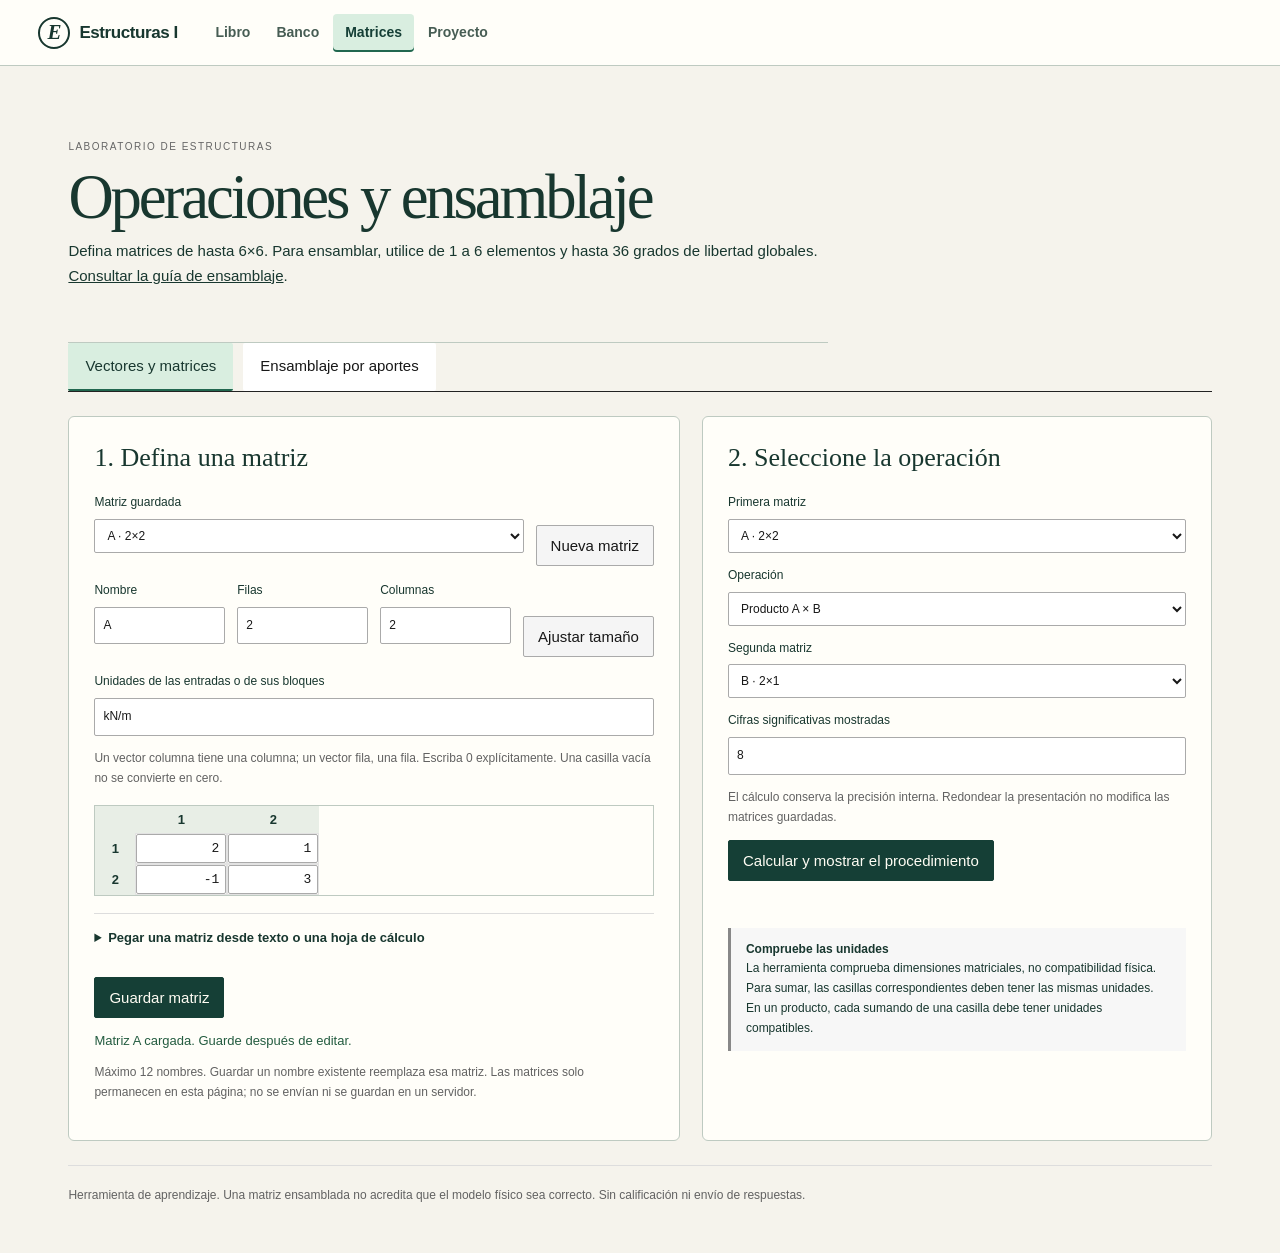
<file: calculadora.html>
<!doctype html>
<html lang="es">
<head>
  <meta charset="utf-8"><meta name="viewport" content="width=device-width,initial-scale=1">
  <meta name="description" content="Defina vectores y matrices, compruebe operaciones y ensamble hasta seis elementos con trazabilidad por casilla.">
  <title>Operaciones y ensamblaje | Matriz</title>
  <link rel="icon" type="image/svg+xml" href="./assets/favicon.svg">
  <link rel="stylesheet" href="./matrix-workbench.css">
  <script type="module" src="./matrix-workbench.mjs"></script>
  <link rel="stylesheet" href="./course.css">
</head>
<body class="course-page course-matrix">
  <a class="skip-link" href="#main">Ir al contenido</a>
  <header class="course-mast"><a class="course-brand" href="./index.html"><span class="course-sigil" aria-hidden="true">E</span>Estructuras I</a>
  <nav class="course-nav" aria-label="Herramientas del curso"><a href="./index.html">Libro</a><a href="./banco.html">Banco</a><a href="./calculadora.html" aria-current="page">Matrices</a><a href="./proyecto.html">Proyecto</a></nav></header>
  <main id="main" tabindex="-1">
    <div class="wb-heading"><p class="eyebrow">Laboratorio de estructuras</p><h1>Operaciones y ensamblaje</h1><p>Defina matrices de hasta 6×6. Para ensamblar, utilice de 1 a 6 elementos y hasta 36 grados de libertad globales. <a href="./index.html#ejercicios/pistas-ensamblaje">Consultar la guía de ensamblaje</a>.</p></div>
    <div class="wb-tabs" role="tablist" aria-label="Herramienta"><button id="tab-calculator" role="tab" aria-selected="true" aria-controls="panel-calculator" data-tab="calculator">Vectores y matrices</button><button id="tab-assembly" role="tab" aria-selected="false" aria-controls="panel-assembly" tabindex="-1" data-tab="assembly">Ensamblaje por aportes</button></div>
    <section id="panel-calculator" role="tabpanel" aria-labelledby="tab-calculator">
      <div class="wb-columns">
        <section class="wb-card"><h2>1. Defina una matriz</h2><div class="wb-row"><label>Matriz guardada<select id="matrix-choice" aria-label="Matriz guardada"></select></label><button id="new-matrix" class="secondary">Nueva matriz</button></div><div class="wb-row"><label>Nombre<input id="matrix-name" value="A" maxlength="16" autocomplete="off"></label><label>Filas<input id="matrix-rows" type="number" min="1" max="6" value="2"></label><label>Columnas<input id="matrix-cols" type="number" min="1" max="6" value="2"></label><button id="resize-matrix" class="secondary">Ajustar tamaño</button></div><div id="resize-confirmation" hidden><p id="resize-warning" class="feedback error" role="alert"></p><div class="wb-row"><button id="confirm-resize" class="secondary">Quitar y conservar para deshacer</button><button id="cancel-resize" class="secondary">Cancelar</button></div></div><button id="undo-resize" class="secondary" hidden>Deshacer cambio de tamaño</button><label>Unidades de las entradas o de sus bloques<input id="matrix-unit" maxlength="100" value="kN/m" placeholder="Por ejemplo: m, rad, kN/m o unidades por bloques"></label><p class="small">Un vector columna tiene una columna; un vector fila, una fila. Escriba 0 explícitamente. Una casilla vacía no se convierte en cero.</p><div id="matrix-grid" class="matrix-scroll"></div><details><summary>Pegar una matriz desde texto o una hoja de cálculo</summary><label>Una fila por línea; columnas separadas por tabulador o punto y coma<textarea id="matrix-text" rows="4" placeholder="2; 1&#10;-1; 3"></textarea></label><button id="import-matrix" class="secondary">Pasar el texto a la cuadrícula</button><p class="small">Admite decimales con coma o punto, fracciones, sqrt(2) y potencias. Use punto y coma o tabulador para separar expresiones con espacios. La coma es decimal, no separa columnas. Para importar un CSV, ábralo en una hoja de cálculo y copie las celdas con tabuladores. No escriba listas con corchetes.</p></details><button id="save-matrix" class="primary">Guardar matriz</button><p id="editor-feedback" class="feedback" role="status" aria-live="polite"></p><p class="small">Máximo 12 nombres. Guardar un nombre existente reemplaza esa matriz. Las matrices solo permanecen en esta página; no se envían ni se guardan en un servidor.</p></section>
        <section class="wb-card"><h2>2. Seleccione la operación</h2><label>Primera matriz<select id="operand-a"></select></label><label>Operación<select id="operation"><option value="multiply">Producto A × B</option><option value="add">Suma A + B</option><option value="subtract">Resta A − B</option><option value="dot">Producto escalar de vectores</option><option value="transpose">Transpuesta de A</option><option value="inverse">Inversa de A</option></select></label><label id="operand-b-label">Segunda matriz<select id="operand-b"></select></label><label>Cifras significativas mostradas<input id="precision" type="number" min="4" max="12" value="8"></label><p class="small">El cálculo conserva la precisión interna. Redondear la presentación no modifica las matrices guardadas.</p><button id="calculate" class="primary">Calcular y mostrar el procedimiento</button><p id="calculation-feedback" class="feedback" role="status" aria-live="polite"></p><div class="unit-note"><strong>Compruebe las unidades</strong><p>La herramienta comprueba dimensiones matriciales, no compatibilidad física. Para sumar, las casillas correspondientes deben tener las mismas unidades. En un producto, cada sumando de una casilla debe tener unidades compatibles.</p></div></section>
      </div>
      <section id="calculation-result" class="wb-card" hidden></section>
    </section>
    <section id="panel-assembly" role="tabpanel" aria-labelledby="tab-assembly" hidden>
      <section class="wb-card"><h2>1. Defina matrices y códigos</h2><p>Escriba la matriz de cada elemento y los códigos globales que corresponden a sus filas y columnas. Esta herramienta no calcula geometría, cargas, apoyos ni la respuesta estructural: muestra cómo se suman los aportes.</p><div class="wb-row"><label>Total de GDL globales<input id="global-dofs" type="number" min="1" max="36" placeholder="Automático: código mayor"></label><label>Unidades de K o de sus bloques<input id="assembly-unit" maxlength="100" value="kN/m"></label><button id="add-element" class="secondary">Añadir elemento</button><button id="reset-assembly" class="secondary">Restablecer ejemplo 11.1</button></div><p class="small">El límite es de seis elementos, no de seis GDL. Los códigos deben ser enteros entre 1 y 36, sin repetirse dentro de un mismo elemento.</p><div id="elements" class="element-list"></div><button id="assemble" class="primary">Ensamblar y mostrar los aportes</button><p id="assembly-feedback" class="feedback" role="status" aria-live="polite"></p></section>
      <section id="assembly-result" class="wb-card" hidden></section>
    </section>
    <p class="wb-footnote">Herramienta de aprendizaje. Una matriz ensamblada no acredita que el modelo físico sea correcto. Sin calificación ni envío de respuestas.</p>
  </main>
  <noscript><p>Active JavaScript para utilizar las operaciones y el ensamblaje.</p></noscript>
</body>
</html>
</file>
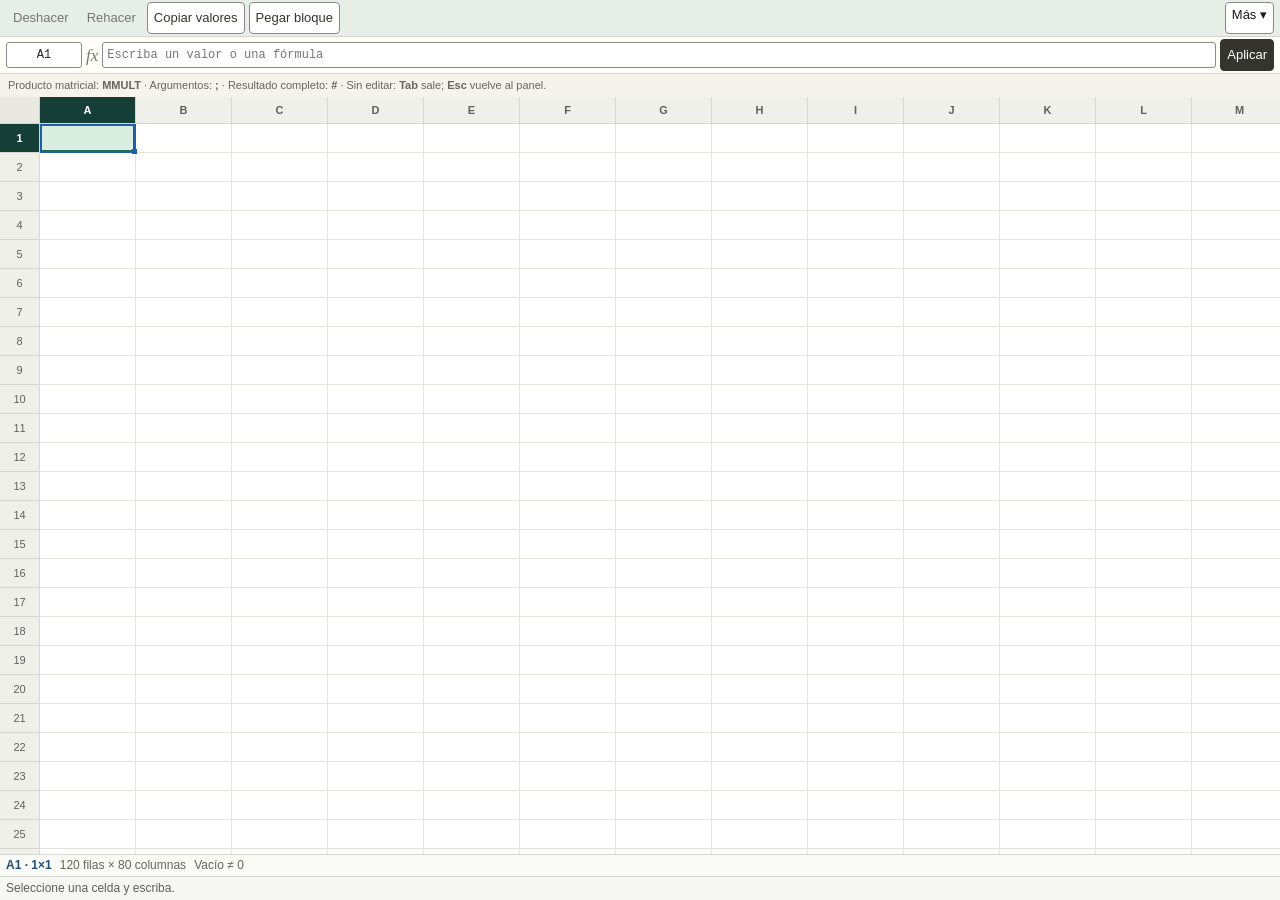
<file: free-sheet-view.html>
<!doctype html><html lang="es"><head><meta charset="utf-8"><meta name="viewport" content="width=device-width,initial-scale=1"><meta name="robots" content="noindex"><title>Hoja libre matricial</title><link rel="stylesheet" href="tokens.css"><link rel="stylesheet" href="free-sheet-view.css"><link rel="stylesheet" href="free-sheet-visual.css"><link rel="stylesheet" href="free-sheet-operational.css"><link rel="stylesheet" href="free-sheet-reading.css"><link rel="stylesheet" href="./course.css"></head><body class="course-grid">
<main class="sheet" aria-label="Hoja libre matricial">
<div class="toolbar" aria-label="Acciones de la hoja">
<button id="undo" title="Deshacer (Ctrl+Z)">Deshacer</button><button id="redo" title="Rehacer (Ctrl+Y)">Rehacer</button><button id="copy-values">Copiar valores</button><button id="open-paste" type="button" aria-haspopup="dialog">Pegar bloque</button>
<details id="more-tools" class="toolbar-more"><summary id="more-tools-toggle" aria-expanded="false" aria-controls="more-tools-actions">Más<span aria-hidden="true"> ▾</span></summary><div id="more-tools-actions" class="toolbar-menu" role="group" aria-label="Más acciones de la hoja"><button id="copy-formulas">Copiar fórmulas</button><button id="select-spill">Seleccionar resultado</button><button id="extend">Ampliar área</button><button id="toggle-help" aria-expanded="false" aria-controls="help">Ayuda</button></div></details>
</div>
<div class="formula-line"><label class="sr-only" for="address">Celda o rango</label><input id="address" value="A1" aria-label="Ir a celda o rango" spellcheck="false"><span class="fx" aria-hidden="true">fx</span><input id="formula" maxlength="2048" aria-label="Valor o fórmula de la celda activa" placeholder="Escriba un valor o una fórmula" autocomplete="off" spellcheck="false"><button id="commit" title="Aplicar edición (Enter)">Aplicar</button></div>
<section id="help" class="help" role="region" aria-labelledby="help-title" hidden><div class="help-heading"><strong id="help-title">Ayuda de la hoja</strong><button id="close-help" aria-label="Cerrar ayuda">Cerrar</button></div><p><b>Producto matricial:</b> <code>=MMULT(A1:B2;D1:D2)</code><br><b>Inversa:</b> <code>=MINVERSA(A1:B2)</code><br><b>Transpuesta:</b> <code>=TRANSPONER(A1:B2)</code><br><b>Filas:</b> <code>=ELEGIRFILAS(A1:B4;1;4)</code><br><b>Columnas:</b> <code>=ELEGIRCOLS(A1:D4;2;3)</code><br><b>Suma:</b> <code>=SUMA(A1:A4)</code></p><p>Los argumentos se separan con <b>;</b>. Coma decimal: <b>1,5</b>. <b>A8#</b> es el resultado completo de la fórmula en A8, no un bloque pegado. <b>+ − * / ^</b> operan celda a celda; use MMULT para el producto matricial.</p><p>Escriba directamente; doble clic o F2 edita una celda. Durante la edición, Enter aplica, Tab aplica y avanza, y Esc cancela. Fuera de edición, Tab o Shift+Tab salen de la grilla; Esc vuelve al panel. Flechas mueven; Shift+flechas o arrastre seleccionan. Durante una fórmula, señale un rango con el ratón para insertarlo; con el teclado también puede escribir el rango. Ctrl+C/V copia/pega; Ctrl+Z/Y deshace/rehace. Los vacíos no son ceros.</p><p>Hasta 36×36 por operación. No se comprueban unidades físicas. El banco conserva el trabajo por ejercicio.</p></section>
<p class="sheet-hint">Producto matricial: <b>MMULT</b> · Argumentos: <b>;</b> · Resultado completo: <b>#</b> · Sin editar: <b>Tab</b> sale; <b>Esc</b> vuelve al panel.</p>
<div id="grid" role="grid" tabindex="0" aria-label="Hoja libre; flechas para moverse, escriba para editar; fuera de edición, Tab sale y Esc vuelve al panel" aria-rowcount="120" aria-colcount="80"><div id="spacer"><div id="grid-cells"></div><div id="selection" aria-hidden="true"></div><input id="cell-editor" maxlength="2048" aria-label="Editar celda" spellcheck="false" autocomplete="off" hidden></div><div id="column-headers"></div><div id="row-headers"></div><div id="corner" aria-hidden="true"></div></div>
<div class="sheet-status"><div class="sheet-footer"><span id="selection-label">A1 · 1×1</span><span id="sheet-size">120 filas × 80 columnas</span><span id="cell-detail"></span></div><div id="notice" role="status" aria-live="polite">Seleccione una celda y escriba.</div></div>
</main>
<dialog id="paste-dialog" class="paste-dialog" aria-labelledby="paste-title">
  <h2 id="paste-title">Pegar un bloque</h2>
  <p id="paste-origin"></p>
  <label for="paste-text">Una fila por línea y columnas separadas por tabulaciones.</label>
  <textarea id="paste-text" rows="4" maxlength="200000" spellcheck="false"></textarea>
  <p id="paste-error" role="status" aria-live="polite"></p>
  <footer><button id="cancel-paste" type="button">Cancelar</button><button id="apply-paste" type="button">Pegar en la hoja</button></footer>
</dialog>
<dialog id="confirmation"><form method="dialog"><h2 id="confirm-title">Confirme el cambio</h2><p id="confirm-body"></p><pre id="confirm-detail"></pre><div><button value="cancel">Cancelar</button><button value="ok" class="primary">Confirmar</button></div></form></dialog>
<script type="module" src="free-sheet-view.mjs"></script></body></html>
</file>
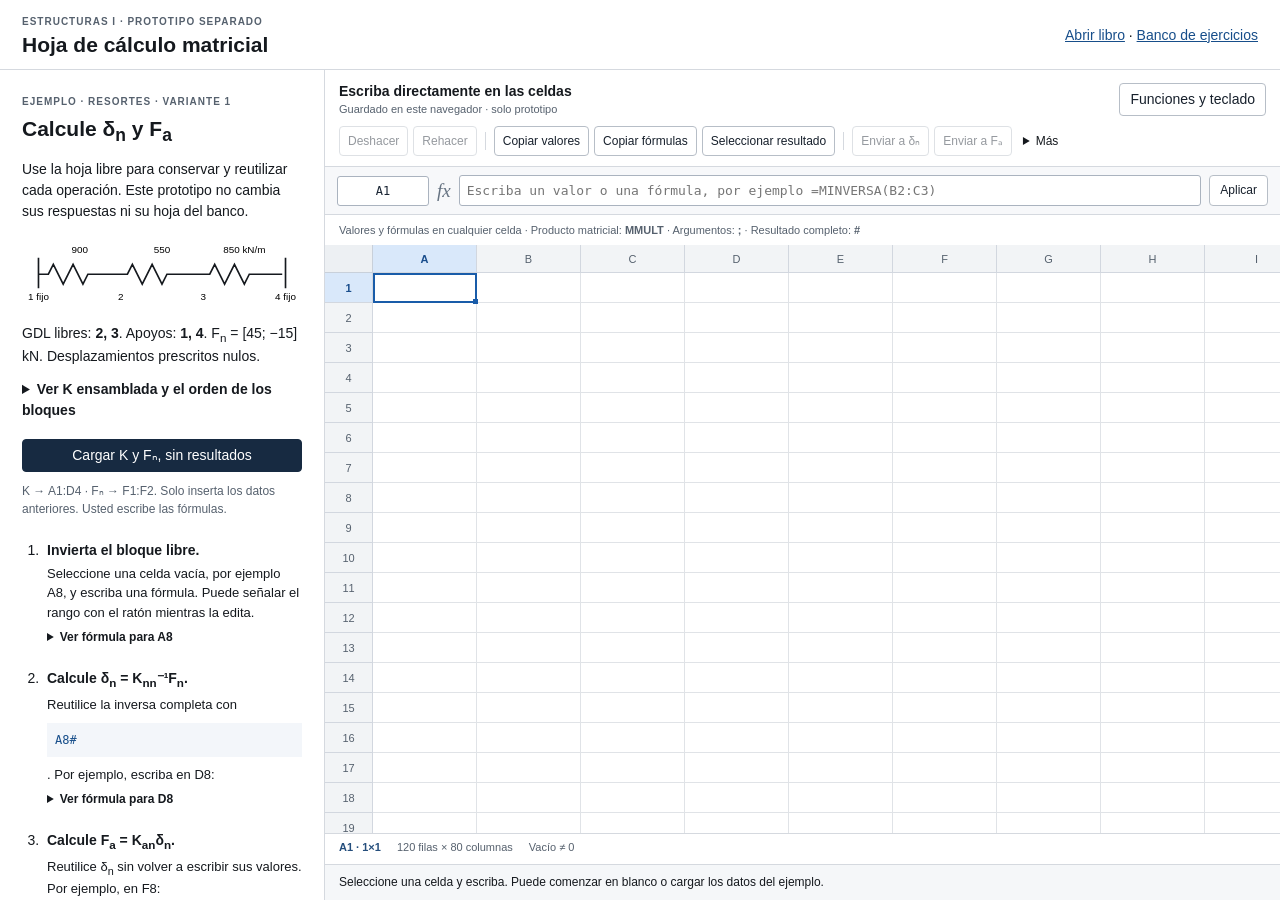
<file: hoja-prototipo.html>
<!doctype html><html lang="es"><head><meta charset="utf-8"><meta name="viewport" content="width=device-width,initial-scale=1"><meta name="description" content="Prototipo separado de hoja libre para operaciones matriciales."><title>Hoja libre · Prototipo de rigidez</title><link rel="stylesheet" href="hoja-prototipo.css"></head><body>
<header class="page-header"><div><span class="eyebrow">ESTRUCTURAS I · PROTOTIPO SEPARADO</span><h1>Hoja de cálculo matricial</h1></div><nav aria-label="Material del curso"><a href="index.html">Abrir libro</a> · <a href="banco.html">Banco de ejercicios</a></nav></header>
<nav class="mobile-tabs" aria-label="Panel"><button data-tab="exercise" aria-pressed="false">Ejercicio</button><button data-tab="sheet" aria-pressed="true">Hoja</button></nav>
<main class="workspace" data-tab="sheet">
<aside class="exercise" aria-label="Ejercicio de prueba"><div class="aside-heading"><span class="eyebrow">EJEMPLO · RESORTES · VARIANTE 1</span><h2>Calcule δ<sub>n</sub> y F<sub>a</sub></h2><p>Use la hoja libre para conservar y reutilizar cada operación. Este prototipo no cambia sus respuestas ni su hoja del banco.</p></div>
<svg viewBox="0 0 340 80" role="img" aria-label="Cuatro nudos y tres resortes; nudos uno y cuatro fijos, cargas 45 y menos 15 kilonewtons en dos y tres"><path d="M20 24v37M320 24v37M20 44h12l6-12 12 24 12-24 12 24 6-12h40m0 0h8l6-12 12 24 12-24 12 24 6-12h44m0 0h8l6-12 12 24 12-24 12 24 6-12h40" fill="none" stroke="currentColor" stroke-width="2"/><g font-size="12" text-anchor="middle"><text x="20" y="75">1 fijo</text><text x="120" y="75">2</text><text x="220" y="75">3</text><text x="320" y="75">4 fijo</text><text x="70" y="18">900</text><text x="170" y="18">550</text><text x="270" y="18">850 kN/m</text></g></svg>
<p>GDL libres: <b>2, 3</b>. Apoyos: <b>1, 4</b>. F<sub>n</sub> = [45; −15] kN. Desplazamientos prescritos nulos.</p>
<details><summary>Ver K ensamblada y el orden de los bloques</summary><pre class="matrix-text"> 900  −900     0     0
−900  1450  −550     0
   0  −550  1400  −850
   0     0  −850   850</pre><p>K está en kN/m, orden 1, 2, 3, 4. Si se coloca en A1:D4, <b>K<sub>nn</sub> = B2:C3</b>. K<sub>an</sub> toma las filas 1 y 4 y las columnas 2 y 3.</p><p>La K completa de este ejemplo es singular antes de imponer apoyos. Invierta K<sub>nn</sub>, no K.</p></details>
<button class="primary full" id="load-example">Cargar K y Fₙ, sin resultados</button><p class="small">K → A1:D4 · Fₙ → F1:F2. Solo inserta los datos anteriores. Usted escribe las fórmulas.</p>
<ol class="route"><li><b>Invierta el bloque libre.</b><p>Seleccione una celda vacía, por ejemplo A8, y escriba una fórmula. Puede señalar el rango con el ratón mientras la edita.</p><details><summary>Ver fórmula para A8</summary><code>=MINVERSA(B2:C3)</code></details></li><li><b>Calcule δ<sub>n</sub> = K<sub>nn</sub>⁻¹F<sub>n</sub>.</b><p>Reutilice la inversa completa con <code>A8#</code>. Por ejemplo, escriba en D8:</p><details><summary>Ver fórmula para D8</summary><code>=MMULT(A8#;F1:F2)</code></details></li><li><b>Calcule F<sub>a</sub> = K<sub>an</sub>δ<sub>n</sub>.</b><p>Reutilice δ<sub>n</sub> sin volver a escribir sus valores. Por ejemplo, en F8:</p><details><summary>Ver fórmula para F8</summary><code>=MMULT(ELEGIRFILAS(B1:C4;1;4);D8#)</code></details></li></ol>
<p class="small">En este caso no hay acciones de empotramiento ni movimientos de apoyo. La expresión general del curso conserva esos términos. Aquí Fₐ coincide con la reacción porque no hay carga aplicada directamente a los apoyos.</p>
<section class="answer" data-answer="dn"><h3>Paso 3 · δ<sub>n</sub> <span>2×1 · m</span></h3><button data-send="dn">Enviar selección a δₙ</button><label for="answer-dn">Respuesta: una componente por línea</label><textarea id="answer-dn" rows="2" spellcheck="false" placeholder="δ₂&#10;δ₃"></textarea><div class="answer-actions"><button data-check="dn">Comprobar</button><span id="status-dn">Sin revisar</span></div><p class="snapshot" id="snapshot-dn"></p></section>
<section class="answer" data-answer="Fa"><h3>Paso 4 · F<sub>a</sub> <span>2×1 · kN</span></h3><button data-send="Fa">Enviar selección a Fₐ</button><label for="answer-Fa">Respuesta: apoyos 1 y 4</label><textarea id="answer-Fa" rows="2" spellcheck="false" placeholder="F₁&#10;F₄"></textarea><div class="answer-actions"><button data-check="Fa">Comprobar</button><span id="status-Fa">Sin revisar</span></div><p class="snapshot" id="snapshot-Fa"></p></section>
<details><summary>Alcance de este prototipo</summary><p>Hoja independiente, sin conexión a las respuestas del banco. Guarda solo este trabajo en este navegador. No migra ni borra sus hojas anteriores.</p><p>Sin insertar, eliminar o mover filas/columnas; sin nombres de rango, formatos de Excel, archivos XLSX ni Python. Las dimensiones del área pueden ampliarse sin mover datos. Las operaciones admiten matrices hasta 36×36.</p><p>No comprueba unidades físicas. No es una herramienta de diseño estructural. No ha sido probada con estudiantes ni en un teléfono real.</p></details>
</aside>
<section class="sheet" aria-label="Hoja libre"><div class="sheet-top"><div><b>Escriba directamente en las celdas</b><span id="save-state">Guardado local independiente</span></div><button id="toggle-help" aria-expanded="false">Funciones y teclado</button></div>
<div class="toolbar"><button id="undo" title="Deshacer (Ctrl+Z)">Deshacer</button><button id="redo" title="Rehacer (Ctrl+Y)">Rehacer</button><span class="separator"></span><button id="copy-values">Copiar valores</button><button id="copy-formulas">Copiar fórmulas</button><button id="select-spill">Seleccionar resultado</button><span class="separator"></span><button id="send-dn">Enviar a δₙ</button><button id="send-Fa">Enviar a Fₐ</button><details class="more"><summary>Más</summary><div><button id="extend">Ampliar área</button><button id="export">Descargar respaldo</button><button id="blank">Hoja en blanco</button></div></details></div>
<div class="formula-line"><label class="address-label" for="address">Celda o rango</label><input id="address" value="A1" aria-label="Ir a celda o rango" spellcheck="false"><span class="fx" aria-hidden="true">fx</span><input id="formula" maxlength="2048" aria-label="Valor o fórmula de la celda activa" placeholder="Escriba un valor o una fórmula, por ejemplo =MINVERSA(B2:C3)" autocomplete="off" spellcheck="false"><button id="commit" title="Aplicar edición (Enter)">Aplicar</button></div>
<div id="help" class="help" hidden><div><b>Producto matricial</b><code>=MMULT(A1:B2;D1:D2)</code><b>Inversa / transpuesta</b><code>=MINVERSA(A1:B2)</code><code>=TRANSPONER(A1:B2)</code></div><div><b>Filas / columnas / suma</b><code>=ELEGIRFILAS(A1:B4;1;4)</code><code>=ELEGIRCOLS(A1:D4;2;3)</code><code>=SUMA(A1:A4)</code></div><p>Argumentos con <b>;</b> · Coma decimal: <b>1,5</b> · <b>A8#</b>: resultado completo de la fórmula en A8, no de un bloque pegado. <b>+ − * / ^</b>: celda a celda; para producto matricial use MMULT.</p><p>Doble clic o F2 para editar; Enter aplica; Esc cancela; flechas mueven; Shift+flechas selecciona; arrastre selecciona. Mientras edita una fórmula, señale una celda o rango. Ctrl+C/V copia/pega bloques; Ctrl+Z/Y deshace/rehace. Los vacíos no son ceros.</p></div>
<p class="sheet-hint">Valores y fórmulas en cualquier celda · Producto matricial: <b>MMULT</b> · Argumentos: <b>;</b> · Resultado completo: <b>#</b></p>
<div id="grid" role="grid" tabindex="0" aria-label="Hoja libre, use flechas para moverse y escriba para editar" aria-rowcount="120" aria-colcount="80"><div id="spacer"><div id="grid-cells"></div><div id="selection" aria-hidden="true"></div><input id="cell-editor" maxlength="2048" aria-label="Editar celda" spellcheck="false" autocomplete="off" hidden></div><div id="column-headers"></div><div id="row-headers"></div><div id="corner" aria-hidden="true"></div></div>
<div class="sheet-footer"><span id="selection-label">A1 · 1×1</span><span id="sheet-size">120 filas × 80 columnas</span><span id="cell-detail"></span></div><div id="notice" role="status" aria-live="polite">Seleccione una celda y escriba. Puede comenzar en blanco o cargar los datos del ejemplo.</div>
</section></main>
<dialog id="confirmation"><form method="dialog"><h2 id="confirm-title">Confirme el cambio</h2><p id="confirm-body"></p><pre id="confirm-detail"></pre><div><button value="cancel">Cancelar</button><button value="ok" class="primary">Confirmar</button></div></form></dialog>
<script type="module" src="hoja-prototipo.mjs"></script></body></html>
</file>
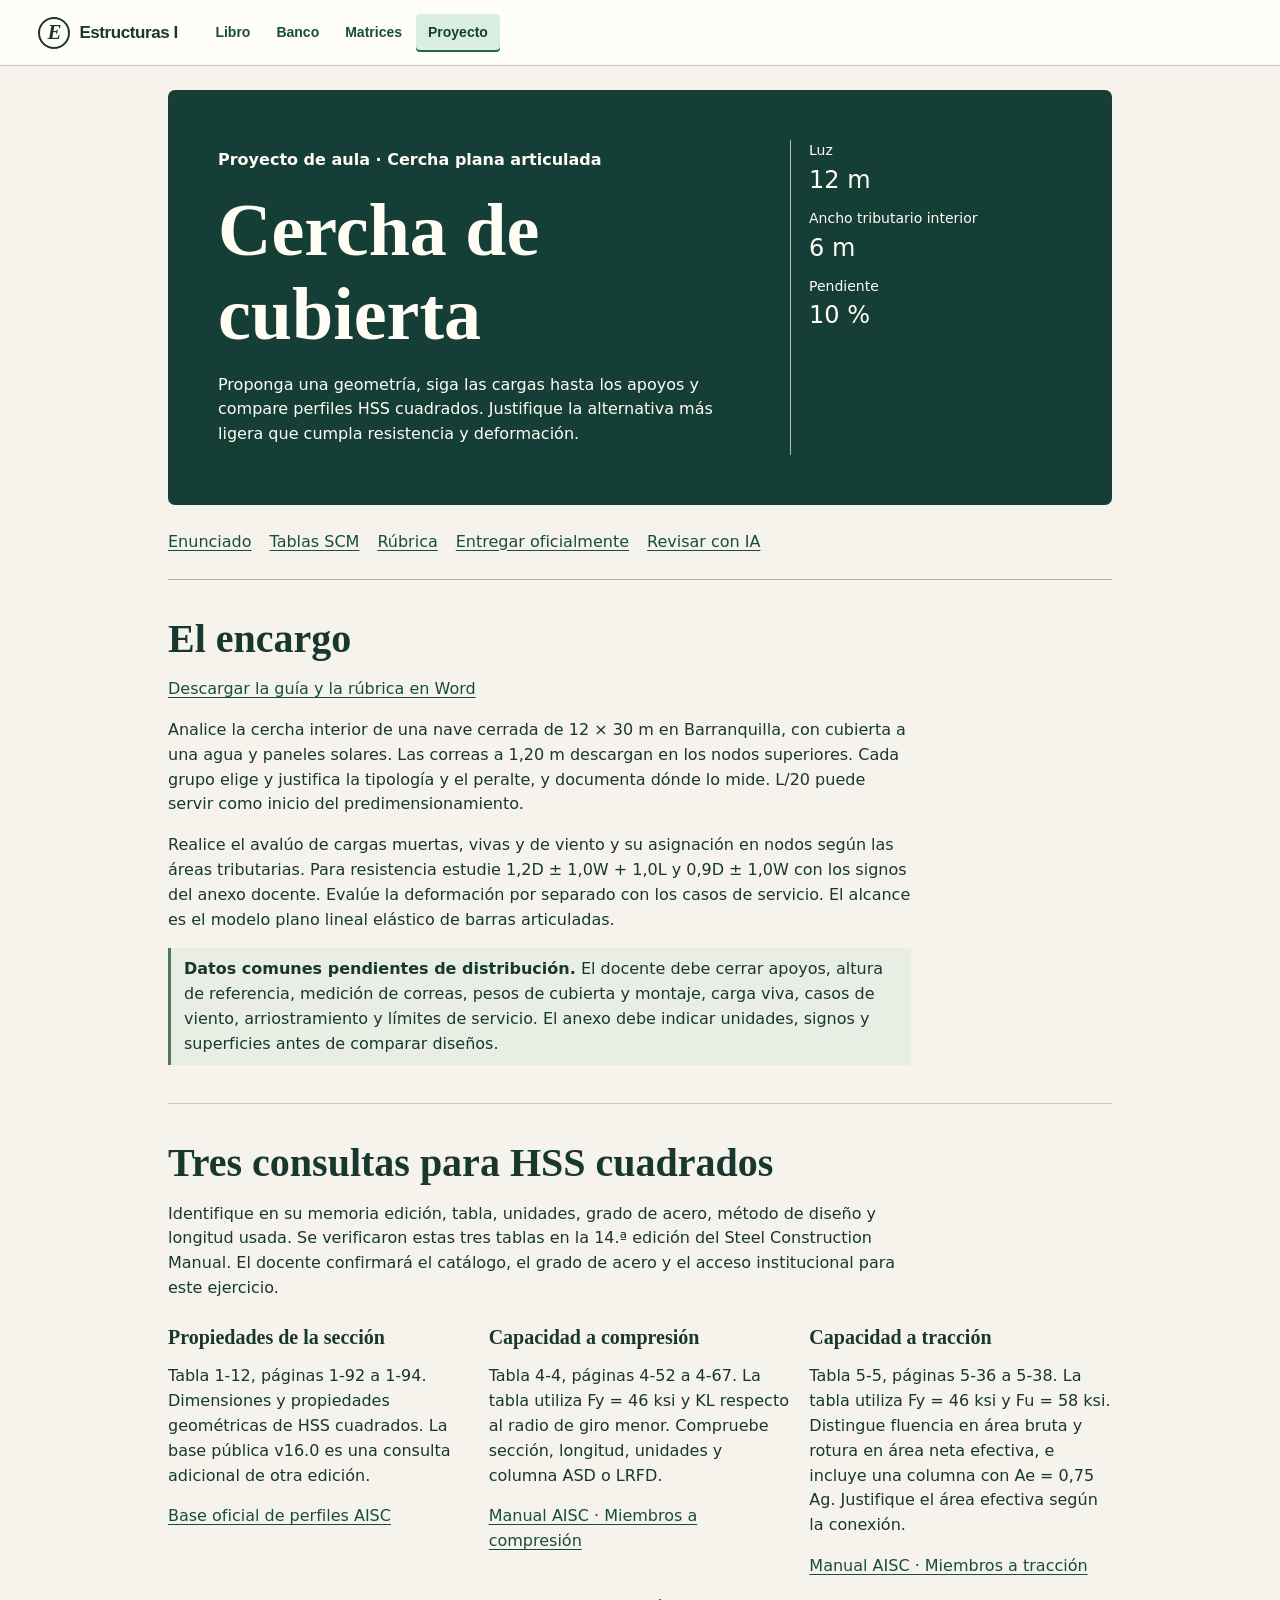
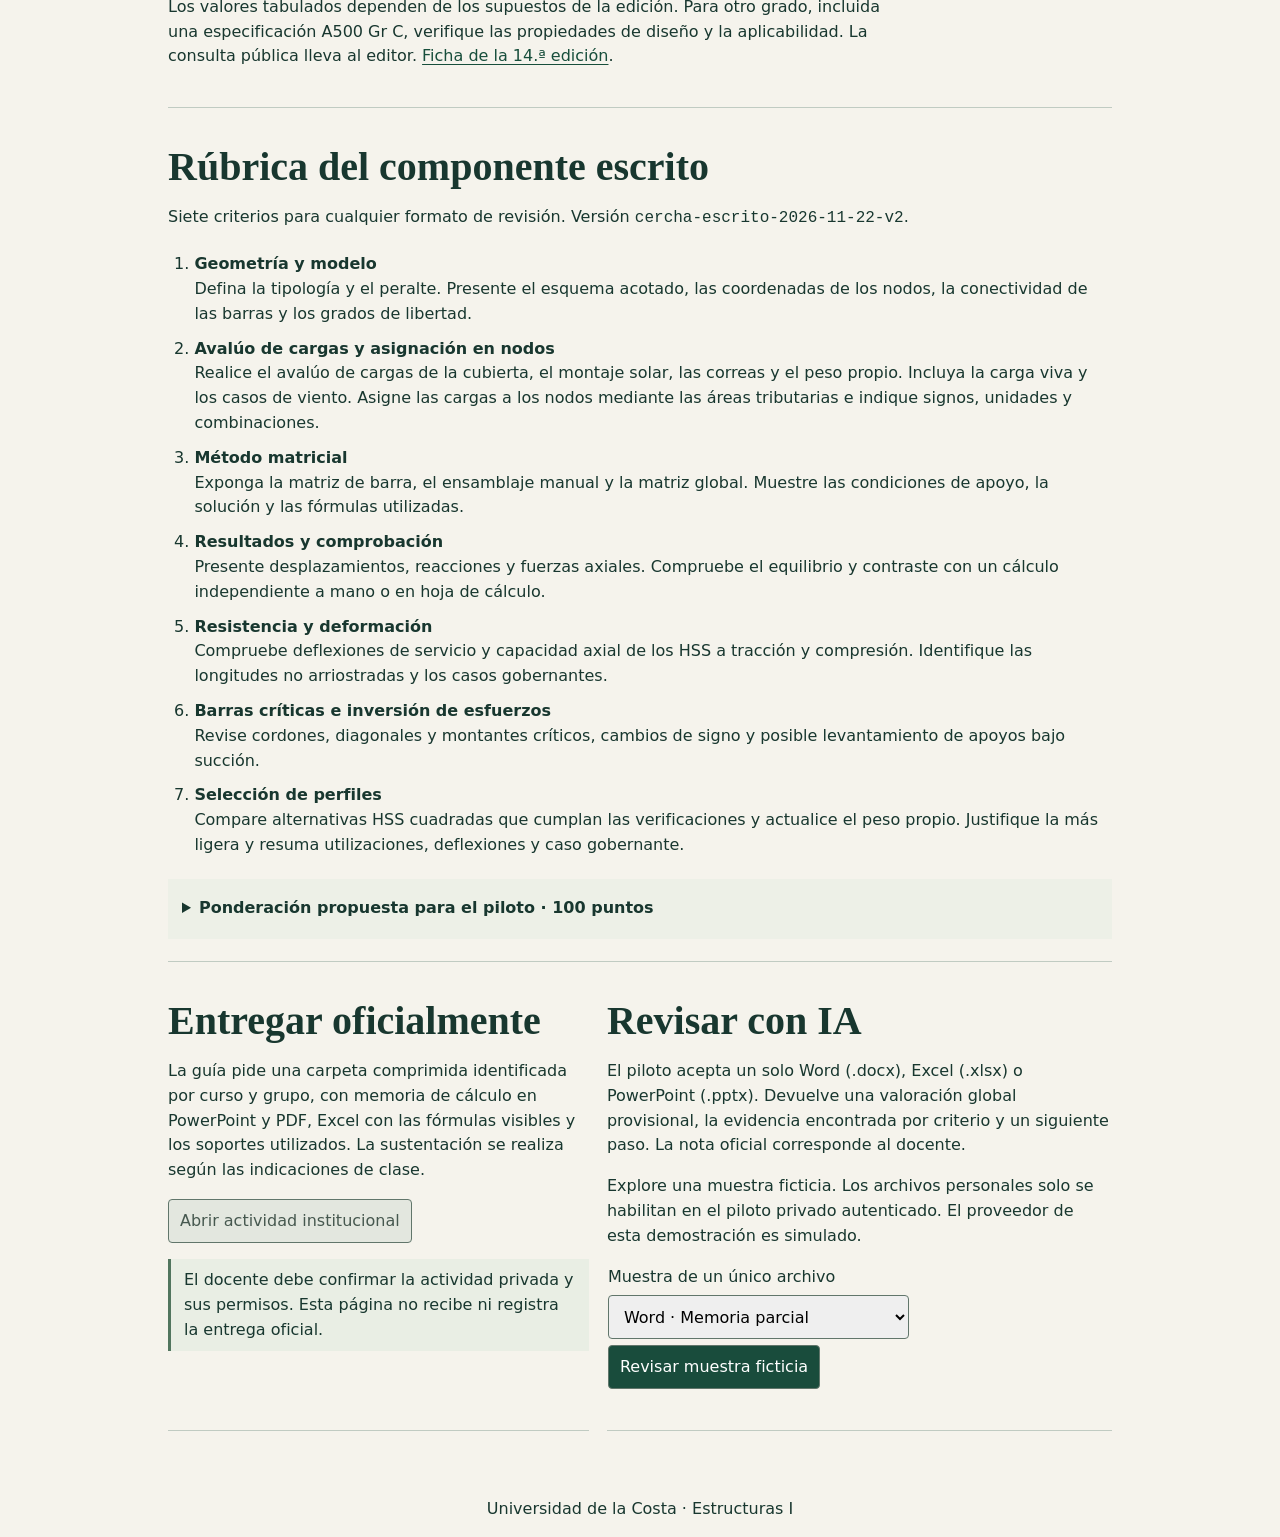
<file: proyecto.html>
<!doctype html>
<html lang="es"><head><meta charset="utf-8"><meta name="viewport" content="width=device-width,initial-scale=1"><title>Proyecto de aula · Estructuras I</title><meta name="description" content="Cercha de cubierta. Proyecto, referencias HSS, entrega institucional y revisión formativa."><link rel="stylesheet" href="./course.css"><link rel="stylesheet" href="./proyecto/proyecto.css"><script type="module" src="./proyecto/proyecto.mjs"></script></head>
<body class="course-page project-page"><a class="course-skip" href="#principal">Ir al proyecto</a>
<header class="course-mast"><a class="course-brand" href="./index.html"><span class="course-sigil" aria-hidden="true">E</span>Estructuras I</a><nav class="course-nav" aria-label="Herramientas del curso"><a href="./index.html">Libro</a><a href="./banco.html">Banco</a><a href="./calculadora.html">Matrices</a><a href="./proyecto.html" aria-current="page">Proyecto</a></nav></header>
<main id="principal" tabindex="-1"><header class="project-intro"><div><p class="kicker">Proyecto de aula · Cercha plana articulada</p><h1>Cercha de cubierta</h1><p>Proponga una geometría, siga las cargas hasta los apoyos y compare perfiles HSS cuadrados. Justifique la alternativa más ligera que cumpla resistencia y deformación.</p></div><dl><div><dt>Luz</dt><dd>12 m</dd></div><div><dt>Ancho tributario interior</dt><dd>6 m</dd></div><div><dt>Pendiente</dt><dd>10 %</dd></div></dl></header>
<nav class="project-index" aria-label="Secciones del proyecto"><a href="#encargo">Enunciado</a><a href="#scm">Tablas SCM</a><a href="#criterios">Rúbrica</a><a href="#entregar">Entregar oficialmente</a><a href="#revisar">Revisar con IA</a></nav>
<section id="encargo"><h2>El encargo</h2><p><a href="./proyecto/guia-cercha.docx" download>Descargar la guía y la rúbrica en Word</a></p><p>Analice la cercha interior de una nave cerrada de 12 × 30 m en Barranquilla, con cubierta a una agua y paneles solares. Las correas a 1,20 m descargan en los nodos superiores. Cada grupo elige y justifica la tipología y el peralte, y documenta dónde lo mide. L/20 puede servir como inicio del predimensionamiento.</p><p>Realice el avalúo de cargas muertas, vivas y de viento y su asignación en nodos según las áreas tributarias. Para resistencia estudie 1,2D ± 1,0W + 1,0L y 0,9D ± 1,0W con los signos del anexo docente. Evalúe la deformación por separado con los casos de servicio. El alcance es el modelo plano lineal elástico de barras articuladas.</p><p class="project-note"><strong>Datos comunes pendientes de distribución.</strong> El docente debe cerrar apoyos, altura de referencia, medición de correas, pesos de cubierta y montaje, carga viva, casos de viento, arriostramiento y límites de servicio. El anexo debe indicar unidades, signos y superficies antes de comparar diseños.</p></section>
<section id="scm"><h2>Tres consultas para HSS cuadrados</h2><p>Identifique en su memoria edición, tabla, unidades, grado de acero, método de diseño y longitud usada. Se verificaron estas tres tablas en la 14.ª edición del Steel Construction Manual. El docente confirmará el catálogo, el grado de acero y el acceso institucional para este ejercicio.</p><div class="source-list">
<article><h3>Propiedades de la sección</h3><p>Tabla 1-12, páginas 1-92 a 1-94. Dimensiones y propiedades geométricas de HSS cuadrados. La base pública v16.0 es una consulta adicional de otra edición.</p><a href="https://www.aisc.org/aisc/explore-aisc/aisc-shapes-database-v160/" rel="noreferrer">Base oficial de perfiles AISC</a></article>
<article><h3>Capacidad a compresión</h3><p>Tabla 4-4, páginas 4-52 a 4-67. La tabla utiliza Fy = 46 ksi y KL respecto al radio de giro menor. Compruebe sección, longitud, unidades y columna ASD o LRFD.</p><a href="https://www.aisc.org/aisc/publications/steel-construction-manual/14th-ed-steel-construction-manual/" rel="noreferrer">Manual AISC · Miembros a compresión</a></article>
<article><h3>Capacidad a tracción</h3><p>Tabla 5-5, páginas 5-36 a 5-38. La tabla utiliza Fy = 46 ksi y Fu = 58 ksi. Distingue fluencia en área bruta y rotura en área neta efectiva, e incluye una columna con Ae = 0,75 Ag. Justifique el área efectiva según la conexión.</p><a href="https://www.aisc.org/aisc/publications/steel-construction-manual/14th-ed-steel-construction-manual/" rel="noreferrer">Manual AISC · Miembros a tracción</a></article></div>
<p>Los valores tabulados dependen de los supuestos de la edición. Para otro grado, incluida una especificación A500 Gr C, verifique las propiedades de diseño y la aplicabilidad. La consulta pública lleva al editor. <a href="https://www.aisc.org/aisc/publications/steel-construction-manual/14th-ed-steel-construction-manual/" rel="noreferrer">Ficha de la 14.ª edición</a>.</p></section>
<section id="criterios"><h2>Rúbrica del componente escrito</h2><p>Siete criterios para cualquier formato de revisión. Versión <code>cercha-escrito-2026-11-22-v2</code>.</p><ol class="criteria"><li data-criterion="modelo"><strong>Geometría y modelo</strong><span>Defina la tipología y el peralte. Presente el esquema acotado, las coordenadas de los nodos, la conectividad de las barras y los grados de libertad.</span></li><li data-criterion="cargas"><strong>Avalúo de cargas y asignación en nodos</strong><span>Realice el avalúo de cargas de la cubierta, el montaje solar, las correas y el peso propio. Incluya la carga viva y los casos de viento. Asigne las cargas a los nodos mediante las áreas tributarias e indique signos, unidades y combinaciones.</span></li><li data-criterion="matrices"><strong>Método matricial</strong><span>Exponga la matriz de barra, el ensamblaje manual y la matriz global. Muestre las condiciones de apoyo, la solución y las fórmulas utilizadas.</span></li><li data-criterion="resultados"><strong>Resultados y comprobación</strong><span>Presente desplazamientos, reacciones y fuerzas axiales. Compruebe el equilibrio y contraste con un cálculo independiente a mano o en hoja de cálculo.</span></li><li data-criterion="resistencia"><strong>Resistencia y deformación</strong><span>Compruebe deflexiones de servicio y capacidad axial de los HSS a tracción y compresión. Identifique las longitudes no arriostradas y los casos gobernantes.</span></li><li data-criterion="criticas"><strong>Barras críticas e inversión de esfuerzos</strong><span>Revise cordones, diagonales y montantes críticos, cambios de signo y posible levantamiento de apoyos bajo succión.</span></li><li data-criterion="perfiles"><strong>Selección de perfiles</strong><span>Compare alternativas HSS cuadradas que cumplan las verificaciones y actualice el peso propio. Justifique la más ligera y resuma utilizaciones, deflexiones y caso gobernante.</span></li></ol><details class="project-weights"><summary>Ponderación propuesta para el piloto · 100 puntos</summary><p>La nota formativa y cada apartado se expresan en puntos enteros. El método matricial tiene el mayor peso por el trabajo de ensamblaje y solución.</p><ul class="criteria"><li><strong>Geometría y modelo · 10 puntos</strong><span>Tipología y peralte (3) · Numeración y coordenadas de los nodos (3) · Conectividad de las barras (2) · Esquema acotado y grados de libertad (2).</span></li><li><strong>Avalúo de cargas y asignación en nodos · 15 puntos</strong><span>Avalúo de cargas y fuentes (4) · Áreas tributarias y asignación en nodos (4) · Casos de viento y signos (3) · Combinaciones y unidades (4).</span></li><li><strong>Método matricial · 30 puntos</strong><span>Matriz de barra (6) · Ensamblaje y correspondencia de grados de libertad (10) · Condiciones de contorno y partición (6) · Solución y procedimiento reproducible (8).</span></li><li><strong>Resultados y comprobación · 15 puntos</strong><span>Caso de carga asociado a los resultados (2) · Desplazamientos por nodo y dirección (2) · Reacciones en los apoyos y componentes (2) · Fuerzas axiales con barra y signo (2) · Aritmética del residual declarado en un eje (2) · Contraste independiente con el mismo modelo y caso (5).</span></li><li><strong>Resistencia y deformación · 15 puntos</strong><span>Resistencia a tracción (3) · Compresión, longitud efectiva y arriostramiento (5) · Deflexión de servicio (4) · Utilización y condición gobernante (3).</span></li><li><strong>Barras críticas e inversión de esfuerzos · 5 puntos</strong><span>Barras críticas e inversión de esfuerzos (3) · Levantamiento de apoyos bajo succión (2).</span></li><li><strong>Selección de perfiles · 10 puntos</strong><span>Comparación de alternativas HSS (4) · Actualización de masa y peso propio (3) · Selección de la alternativa más ligera que cumple (3).</span></li></ul><table class="points-levels"><caption>Puntos que acredita cada nivel de evidencia</caption><thead><tr><th scope="col">Máximo del apartado</th><th scope="col">Dato pertinente</th><th scope="col">Desarrollo documentado</th><th scope="col">Resultado fundamentado</th><th scope="col">Control reproducido</th></tr></thead><tbody><tr><th scope="row">2</th><td>1</td><td>1</td><td>1</td><td>2</td></tr><tr><th scope="row">3</th><td>1</td><td>1</td><td>2</td><td>3</td></tr><tr><th scope="row">4</th><td>1</td><td>2</td><td>3</td><td>4</td></tr><tr><th scope="row">5</th><td>1</td><td>2</td><td>4</td><td>5</td></tr><tr><th scope="row">6</th><td>1</td><td>3</td><td>4</td><td>6</td></tr><tr><th scope="row">8</th><td>2</td><td>4</td><td>6</td><td>8</td></tr><tr><th scope="row">10</th><td>2</td><td>5</td><td>7</td><td>10</td></tr></tbody></table><p>El piloto muestra el mínimo demostrado sobre 100. Cada apartado sin evidencia queda pendiente. Una suma solo acredita la aritmética de ese residual. La calificación oficial corresponde al docente.</p></details></section>
<div class="project-actions"><section id="entregar"><h2>Entregar oficialmente</h2><p>La guía pide una carpeta comprimida identificada por curso y grupo, con memoria de cálculo en PowerPoint y PDF, Excel con las fórmulas visibles y los soportes utilizados. La sustentación se realiza según las indicaciones de clase.</p><button type="button" disabled aria-describedby="official-status">Abrir actividad institucional</button><p id="official-status" class="project-note">El docente debe confirmar la actividad privada y sus permisos. Esta página no recibe ni registra la entrega oficial.</p></section>
<section id="revisar"><h2>Revisar con IA</h2><p>El piloto acepta un solo Word (.docx), Excel (.xlsx) o PowerPoint (.pptx). Devuelve una valoración global provisional, la evidencia encontrada por criterio y un siguiente paso. La nota oficial corresponde al docente.</p><p>Explore una muestra ficticia. Los archivos personales solo se habilitan en el piloto privado autenticado. El proveedor de esta demostración es simulado.</p><div id="demo-tools"><label for="example-kind">Muestra de un único archivo</label><select id="example-kind"><option value="docx">Word · Memoria parcial</option><option value="xlsx">Excel · Comprobación</option><option value="pptx">PowerPoint · Exposición</option><option value="empty">Archivo sin evidencia puntuable</option></select><button id="show-example" type="button">Revisar muestra ficticia</button></div>
<div id="review-result" role="region" aria-label="Revisión formativa" tabindex="-1"></div><p id="review-message" role="status"></p></section></div>
</main><footer>Universidad de la Costa · Estructuras I</footer></body></html>
</file>
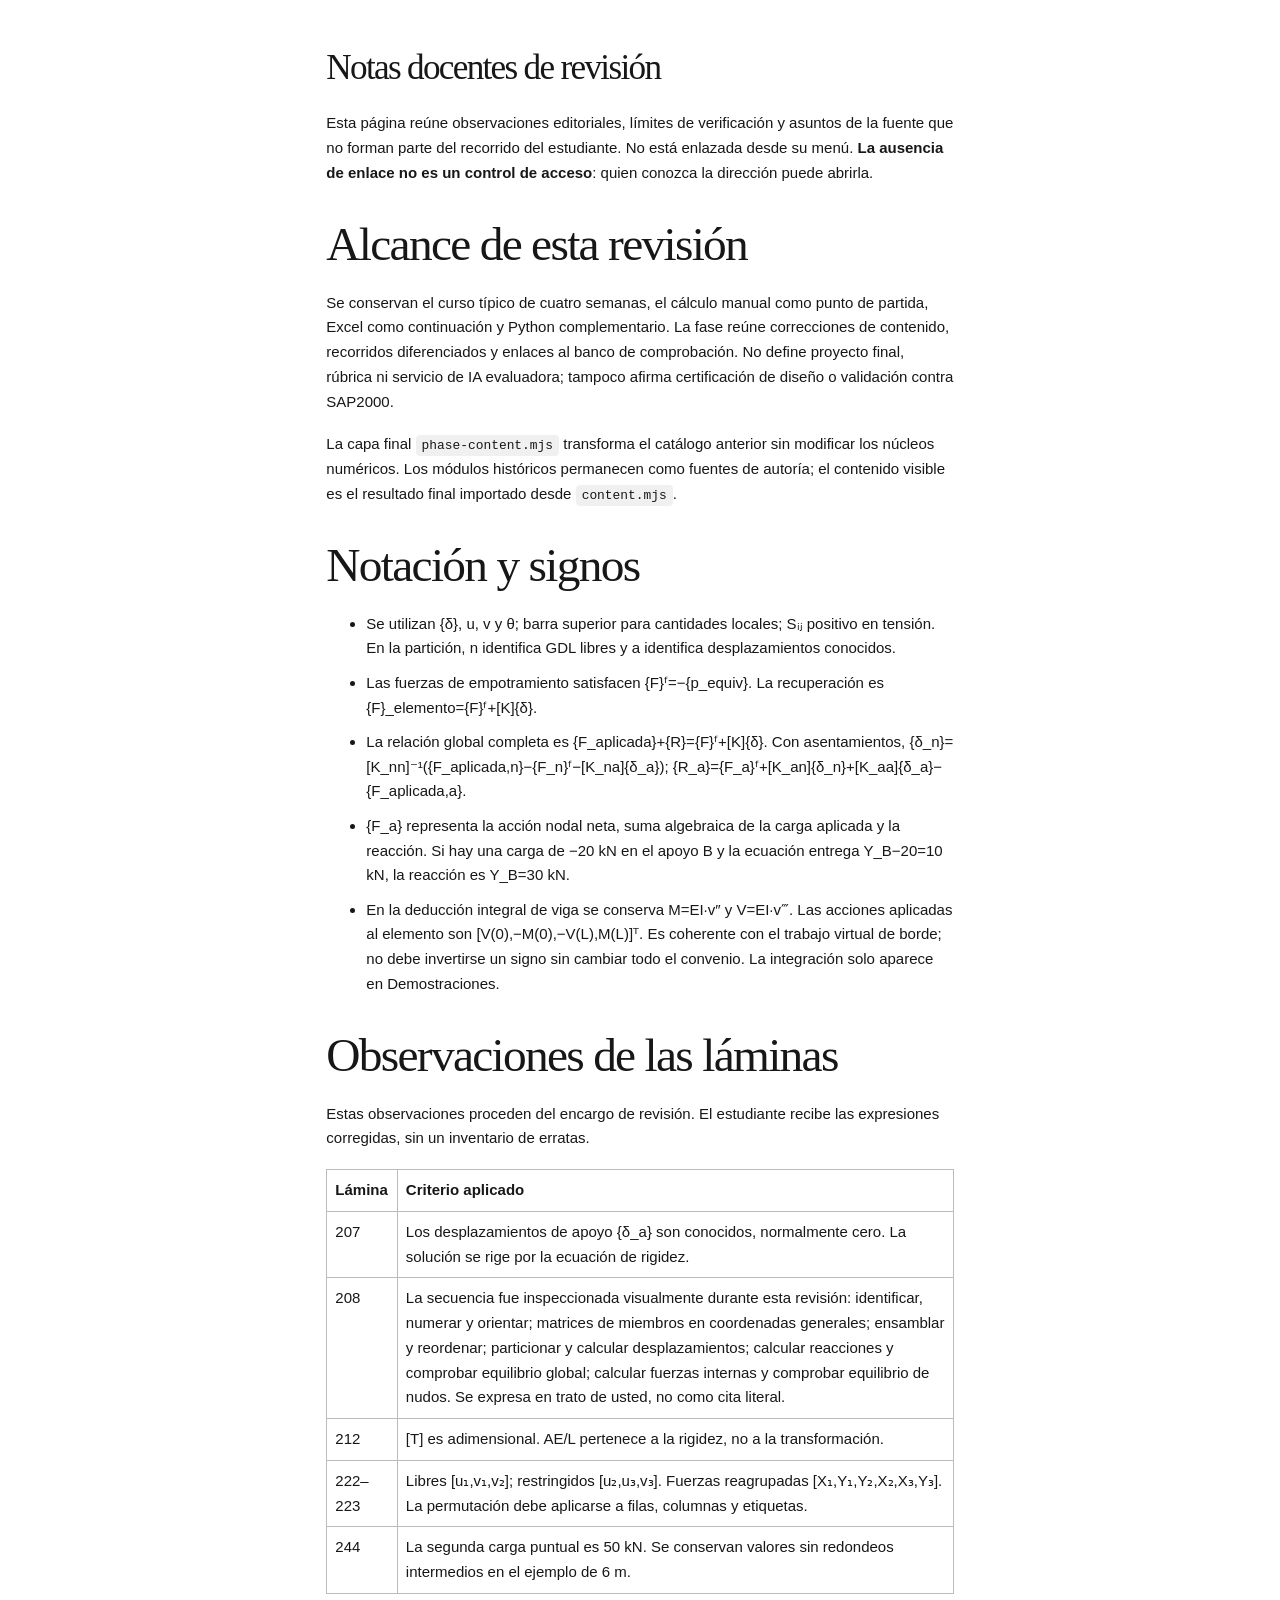
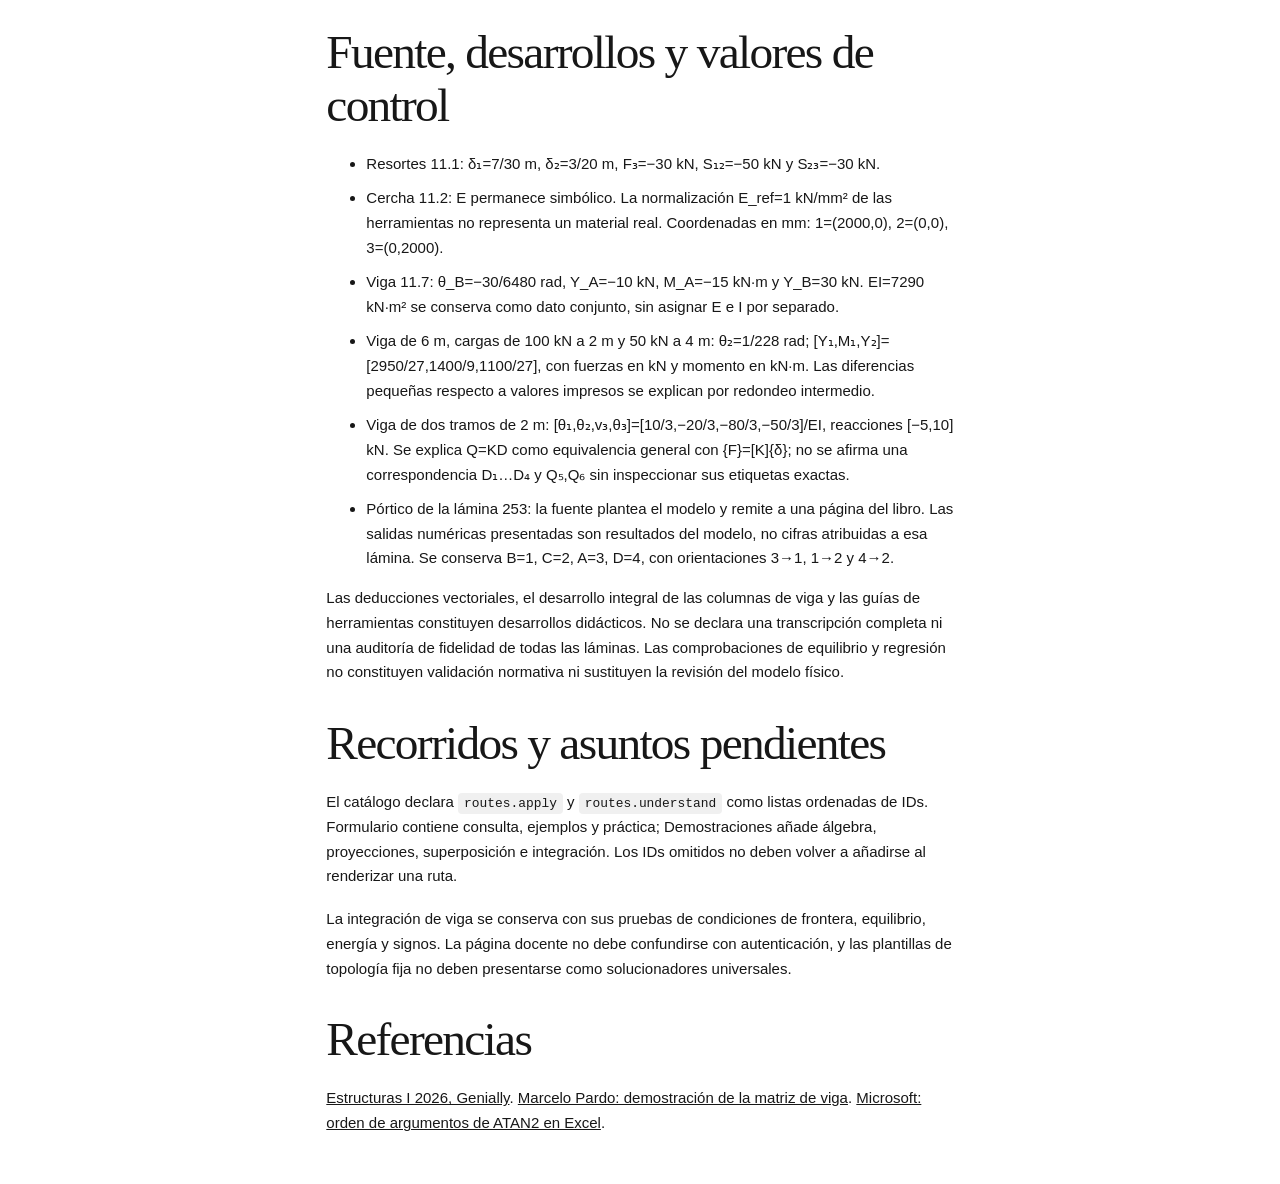
<file: docente/notas.html>
<!doctype html>
<html lang="es"><head><meta charset="utf-8"><meta name="viewport" content="width=device-width, initial-scale=1"><title>Notas docentes de revisión · Método de rigidez</title><link rel="stylesheet" href="../styles.css"><link rel="stylesheet" href="../revision.css"><style>body{display:block;margin:0}main{max-width:80ch;margin:3rem auto;padding:0 1.25rem}h1{font-size:2.2rem}h2{margin-top:2rem}li{margin:.6rem 0}table{border-collapse:collapse;width:100%}th,td{padding:.5rem;border:1px solid #bbb;text-align:left;vertical-align:top}code{overflow-wrap:anywhere}</style></head><body><main>
<h1>Notas docentes de revisión</h1><p>Esta página reúne observaciones editoriales, límites de verificación y asuntos de la fuente que no forman parte del recorrido del estudiante. No está enlazada desde su menú. <strong>La ausencia de enlace no es un control de acceso</strong>: quien conozca la dirección puede abrirla.</p>
<h2>Alcance de esta revisión</h2><p>Se conservan el curso típico de cuatro semanas, el cálculo manual como punto de partida, Excel como continuación y Python complementario. La fase reúne correcciones de contenido, recorridos diferenciados y enlaces al banco de comprobación. No define proyecto final, rúbrica ni servicio de IA evaluadora; tampoco afirma certificación de diseño o validación contra SAP2000.</p>
<p>La capa final <code>phase-content.mjs</code> transforma el catálogo anterior sin modificar los núcleos numéricos. Los módulos históricos permanecen como fuentes de autoría; el contenido visible es el resultado final importado desde <code>content.mjs</code>.</p>
<h2>Notación y signos</h2><ul>
<li>Se utilizan {δ}, u, v y θ; barra superior para cantidades locales; Sᵢⱼ positivo en tensión. En la partición, n identifica GDL libres y a identifica desplazamientos conocidos.</li>
<li>Las fuerzas de empotramiento satisfacen {F}ᶠ=−{p_equiv}. La recuperación es {F}_elemento={F}ᶠ+[K]{δ}.</li>
<li>La relación global completa es {F_aplicada}+{R}={F}ᶠ+[K]{δ}. Con asentamientos, {δ_n}=[K_nn]⁻¹({F_aplicada,n}−{F_n}ᶠ−[K_na]{δ_a}); {R_a}={F_a}ᶠ+[K_an]{δ_n}+[K_aa]{δ_a}−{F_aplicada,a}.</li>
<li>{F_a} representa la acción nodal neta, suma algebraica de la carga aplicada y la reacción. Si hay una carga de −20 kN en el apoyo B y la ecuación entrega Y_B−20=10 kN, la reacción es Y_B=30 kN.</li>
<li>En la deducción integral de viga se conserva M=EI·v″ y V=EI·v‴. Las acciones aplicadas al elemento son [V(0),−M(0),−V(L),M(L)]ᵀ. Es coherente con el trabajo virtual de borde; no debe invertirse un signo sin cambiar todo el convenio. La integración solo aparece en Demostraciones.</li>
</ul>
<h2>Observaciones de las láminas</h2><p>Estas observaciones proceden del encargo de revisión. El estudiante recibe las expresiones corregidas, sin un inventario de erratas.</p><table><thead><tr><th>Lámina</th><th>Criterio aplicado</th></tr></thead><tbody>
<tr><td>207</td><td>Los desplazamientos de apoyo {δ_a} son conocidos, normalmente cero. La solución se rige por la ecuación de rigidez.</td></tr>
<tr><td>208</td><td>La secuencia fue inspeccionada visualmente durante esta revisión: identificar, numerar y orientar; matrices de miembros en coordenadas generales; ensamblar y reordenar; particionar y calcular desplazamientos; calcular reacciones y comprobar equilibrio global; calcular fuerzas internas y comprobar equilibrio de nudos. Se expresa en trato de usted, no como cita literal.</td></tr>
<tr><td>212</td><td>[T] es adimensional. AE/L pertenece a la rigidez, no a la transformación.</td></tr>
<tr><td>222–223</td><td>Libres [u₁,v₁,v₂]; restringidos [u₂,u₃,v₃]. Fuerzas reagrupadas [X₁,Y₁,Y₂,X₂,X₃,Y₃]. La permutación debe aplicarse a filas, columnas y etiquetas.</td></tr>
<tr><td>244</td><td>La segunda carga puntual es 50 kN. Se conservan valores sin redondeos intermedios en el ejemplo de 6 m.</td></tr>
</tbody></table>
<h2>Fuente, desarrollos y valores de control</h2><ul>
<li>Resortes 11.1: δ₁=7/30 m, δ₂=3/20 m, F₃=−30 kN, S₁₂=−50 kN y S₂₃=−30 kN.</li>
<li>Cercha 11.2: E permanece simbólico. La normalización E_ref=1 kN/mm² de las herramientas no representa un material real. Coordenadas en mm: 1=(2000,0), 2=(0,0), 3=(0,2000).</li>
<li>Viga 11.7: θ_B=−30/6480 rad, Y_A=−10 kN, M_A=−15 kN·m y Y_B=30 kN. EI=7290 kN·m² se conserva como dato conjunto, sin asignar E e I por separado.</li>
<li>Viga de 6 m, cargas de 100 kN a 2 m y 50 kN a 4 m: θ₂=1/228 rad; [Y₁,M₁,Y₂]=[2950/27,1400/9,1100/27], con fuerzas en kN y momento en kN·m. Las diferencias pequeñas respecto a valores impresos se explican por redondeo intermedio.</li>
<li>Viga de dos tramos de 2 m: [θ₁,θ₂,v₃,θ₃]=[10/3,−20/3,−80/3,−50/3]/EI, reacciones [−5,10] kN. Se explica Q=KD como equivalencia general con {F}=[K]{δ}; no se afirma una correspondencia D₁…D₄ y Q₅,Q₆ sin inspeccionar sus etiquetas exactas.</li>
<li>Pórtico de la lámina 253: la fuente plantea el modelo y remite a una página del libro. Las salidas numéricas presentadas son resultados del modelo, no cifras atribuidas a esa lámina. Se conserva B=1, C=2, A=3, D=4, con orientaciones 3→1, 1→2 y 4→2.</li>
</ul><p>Las deducciones vectoriales, el desarrollo integral de las columnas de viga y las guías de herramientas constituyen desarrollos didácticos. No se declara una transcripción completa ni una auditoría de fidelidad de todas las láminas. Las comprobaciones de equilibrio y regresión no constituyen validación normativa ni sustituyen la revisión del modelo físico.</p>
<h2>Recorridos y asuntos pendientes</h2><p>El catálogo declara <code>routes.apply</code> y <code>routes.understand</code> como listas ordenadas de IDs. Formulario contiene consulta, ejemplos y práctica; Demostraciones añade álgebra, proyecciones, superposición e integración. Los IDs omitidos no deben volver a añadirse al renderizar una ruta.</p><p>La integración de viga se conserva con sus pruebas de condiciones de frontera, equilibrio, energía y signos. La página docente no debe confundirse con autenticación, y las plantillas de topología fija no deben presentarse como solucionadores universales.</p>
<h2>Referencias</h2><p><a href="https://view.genially.com/684f80b53c7df3efd8dc19f4" target="_blank" rel="noopener noreferrer">Estructuras I 2026, Genially</a>. <a href="https://marcelopardoingenieria.blogspot.com/2017/09/demostracion-de-matriz-de-rigidez-de.html" target="_blank" rel="noopener noreferrer">Marcelo Pardo: demostración de la matriz de viga</a>. <a href="https://learn.microsoft.com/en-us/openspecs/office_standards/ms-oe376/4f927398-b2f8-4a57-9946-a3d1bab8bd83" target="_blank" rel="noopener noreferrer">Microsoft: orden de argumentos de ATAN2 en Excel</a>.</p>
</main></body></html>
</file>
<file: tokens.css>
/* Shared visual vocabulary. New names are inert until a surface opts in.
   System fonts only: no downloads, remote imports, or changes to data. */
:root {
  --font-sans: 'Segoe UI', Arial, sans-serif;
  --font-serif: Georgia, 'Times New Roman', serif;
  --font-mono: ui-monospace, SFMono-Regular, Consolas, 'Liberation Mono', monospace;

  --color-text: #1a1a1a;
  --color-text-secondary: #4a4a4a;
  --color-text-muted: #5f5f5f;
  --color-background: #fff;
  --color-surface: #f6f6f4;
  --color-surface-raised: #efefec;
  --color-border: #d6d6d2;
  --color-border-strong: #8a8a85;
  --color-success: #1d6337;
  --color-success-bg: #eaf3ec;
  --color-warning: #7a4f00;
  --color-warning-bg: #fdf3dc;
  --color-error: #9e2a22;
  --color-error-bg: #fbecea;
  --color-focus: #1f5fa8;
  --color-selection: #dbe7f5;
  --color-calculated: #234e76;
  --color-calculated-bg: #eef3f9;

  --text-body: 16px;
  --text-lead: 18px;
  --text-heading: 34px;
  --text-subheading: 20px;
  --text-equation: 20px;
  --text-matrix: 15px;
  --text-control: 14px;
  --text-note: 13px;
  --text-label: 12px;
  --line-body: 1.6;
  --line-heading: 1.15;
  --line-note: 1.5;
  --measure-prose: 72ch;
  --measure-reading: 760px;

  --space-1: 4px;
  --space-2: 8px;
  --space-3: 12px;
  --space-4: 16px;
  --space-6: 24px;
  --space-8: 32px;
  --space-12: 48px;
  --radius-control: 4px;
  --radius-panel: 6px;
  --radius-chip: 3px;
}
</file>
<file: styles.css>
:root{--paper:#f6f3eb;--white:#fffdf8;--ink:#193b43;--muted:#69756e;--line:#dcded2;--teal:#287f77;--teal-light:#e5eee6;--gold:#a97837;--gold-light:#f1e9da;--purple:#7770a7;--sidebar:254px;--header:82px;--footer:62px;--serif:Georgia,'Times New Roman',serif;--sans:Inter,'Aptos','Segoe UI',Arial,sans-serif}
*{box-sizing:border-box}html{scroll-behavior:smooth;scroll-padding-top:105px}body{margin:0;background:var(--paper);color:var(--ink);font-family:var(--sans);font-size:15px;line-height:1.65;-webkit-font-smoothing:antialiased}button,input,select{font:inherit}button,a,input,select,summary{-webkit-tap-highlight-color:transparent}button,a{touch-action:manipulation}button{cursor:pointer}a{color:inherit}button:focus-visible,a:focus-visible,input:focus-visible,select:focus-visible,summary:focus-visible{outline:3px solid #a97837;outline-offset:4px}button{border:0;background:none;color:inherit}button:disabled{opacity:.35;cursor:default}h1,h2,h3,h4,p{margin-top:0}h1,h2{font-family:var(--serif);font-weight:400;line-height:1.12;letter-spacing:-1.7px}h1{font-size:clamp(44px,4.6vw,72px);margin-bottom:24px}h2{font-size:clamp(34px,3.7vw,52px);margin-bottom:20px}h3{font-size:20px;line-height:1.35;font-weight:600;letter-spacing:-.3px;margin-bottom:13px}h4{font-size:14px;letter-spacing:.02em;margin:4px 0 17px}p{margin-bottom:18px}sub,sup{font-size:.68em;line-height:0}small{font-weight:400}code{font-family:'SFMono-Regular',Consolas,monospace;font-size:.86em;background:#edece2;padding:3px 6px;border-radius:4px;overflow-wrap:anywhere}.skip-link{position:fixed;top:-100px;left:20px;z-index:100;padding:12px 20px;background:var(--ink);color:white}.skip-link:focus{top:12px}.topbar{height:var(--header);position:fixed;inset:0 0 auto;display:flex;align-items:center;gap:24px;padding:0 34px;background:rgba(246,243,235,.97);border-bottom:1px solid var(--line);z-index:30}.brand{display:flex;align-items:center;gap:12px;text-decoration:none;font-family:var(--serif);font-size:27px;line-height:1.1;letter-spacing:-.6px;min-width:230px}.brand-icon{position:relative;display:grid;place-items:center;width:42px;height:42px;background:var(--ink);color:var(--paper);font-family:var(--serif);font-size:27px;border-radius:5px;line-height:1}.brand-icon span{position:absolute;top:3px;right:4px;font-family:var(--sans);font-size:11px;color:#b8d8c4}.brand small{display:block;font:8px/1.5 var(--sans);letter-spacing:1.55px;margin-top:5px}.header-context{display:flex;align-items:center;gap:8px;font-size:11px;color:var(--muted);letter-spacing:.03em;flex:1}.status-dot,.live-dot{width:6px;height:6px;border-radius:50%;background:var(--teal);display:inline-block}.divider{color:#bcc4b6;margin:0 4px}.mode-switch{display:flex;gap:3px;border:1px solid var(--line);padding:4px;border-radius:7px}.mode-switch button{padding:7px 12px;border-radius:4px;font-size:12px;display:flex;gap:7px;align-items:center;min-height:36px}.mode-switch button[aria-pressed=true]{background:var(--ink);color:var(--paper)}.mode-switch svg{width:17px;height:17px;fill:none;stroke:currentColor;stroke-width:1.4}.menu-toggle{display:none;font-size:23px;width:40px;height:42px}.shell{padding-top:var(--header);padding-bottom:var(--footer)}.sidebar{position:fixed;top:var(--header);bottom:var(--footer);left:0;width:var(--sidebar);border-right:1px solid var(--line);padding:34px 17px 20px 23px;overflow-y:auto;background:var(--paper);z-index:20;scrollbar-width:thin}.sidebar-head{display:flex;align-items:center;justify-content:space-between;margin:0 11px 24px}.eyebrow{display:block;font-size:10px;line-height:1.5;font-weight:650;letter-spacing:1.6px;color:var(--teal)}.sidebar .eyebrow{font-size:9px;letter-spacing:1.3px;color:var(--muted)}.edition{font-size:9px;color:#8a9488;font-variant-numeric:tabular-nums}.chapter-link{display:flex;align-items:center;gap:12px;text-decoration:none;border-radius:5px;padding:13px 11px;margin:4px 0;position:relative}.chapter-link:hover{background:#eaece1}.chapter-link.active{background:var(--teal-light)}.chapter-link.active:before{position:absolute;content:'';left:-23px;width:3px;height:25px;background:var(--teal)}.chapter-number{font-size:10px;color:#899388;font-variant-numeric:tabular-nums;align-self:flex-start;padding-top:3px}.chapter-link.active .chapter-number{color:var(--teal)}.chapter-link b{display:block;font-size:12px;font-weight:600;line-height:1.4}.chapter-link small{display:block;font-size:10px;line-height:1.45;color:var(--muted);margin-top:3px}.chapter-dot{margin-left:auto;width:5px;height:5px;flex:none;border-radius:50%;background:var(--teal)}.sidebar-note{border-top:1px solid var(--line);margin:23px 11px 14px;padding-top:24px;display:flex;gap:9px;font-size:10px;color:var(--muted);line-height:1.7}.sidebar-note p{margin:0}.sidebar-note strong{font-weight:600;color:var(--ink)}.tiny-mark{border:1px solid #b0b9aa;width:16px;height:16px;display:grid;place-items:center;border-radius:50%;font-family:var(--serif);flex:none;margin-top:2px}.reference-link{display:flex;justify-content:space-between;align-items:center;font-size:10px;margin:0 11px;padding:8px 0;text-decoration:none;color:var(--teal)}.reference-link:hover{text-decoration:underline}.reference-link span{font-size:15px}.sidebar-bottom{font-size:8px;letter-spacing:.6px;color:#8c9489;margin:18px 11px 0;line-height:1.9}main{margin-left:var(--sidebar);outline:0}#content{max-width:1250px;margin:auto;padding:31px clamp(28px,4.3vw,72px) 65px}.reading-tools{display:flex;justify-content:space-between;align-items:center;margin-bottom:44px;gap:20px}.breadcrumbs{display:flex;align-items:center;gap:11px;font-size:9px;color:var(--muted);letter-spacing:.8px}.breadcrumbs span:first-child{font-weight:650}.route-switch{display:flex;align-items:center;gap:4px;flex:none}.route-switch>span{font-size:10px;color:var(--muted);margin-right:8px}.route-switch button{font-size:10px;border-radius:20px;padding:5px 11px;line-height:1.5;min-height:30px}.route-switch button[aria-pressed=true]{background:var(--teal-light);color:var(--teal);font-weight:650}.chapter-intro{display:flex;align-items:center;justify-content:space-between;margin-bottom:30px;padding-bottom:18px;border-bottom:1px solid var(--line)}.tag{display:inline-block;border:1px solid var(--line);border-radius:4px;padding:4px 8px;font-size:9px;line-height:1.5;font-weight:500;letter-spacing:.3px}.tag.complete{background:var(--teal-light);border-color:#d5e2d5;color:#29675e}.tag.deeper{background:var(--gold-light);border-color:#e4d8bd;color:#8a6835}.tag.overview{background:#efeee7;color:#687366}.lesson{margin:0 0 65px;padding-bottom:65px;border-bottom:1px solid var(--line)}.lesson:last-of-type{margin-bottom:25px;padding-bottom:32px}.section-head>.eyebrow{margin-bottom:22px}.lead{font-size:17px;line-height:1.75;color:#67746c;max-width:750px;margin-bottom:25px}.section-body{font-size:14px}.section-body>p{max-width:850px}.route-note{display:flex;gap:15px;border-left:2px solid var(--teal);padding:2px 0 2px 14px;margin:25px 0 34px;align-items:baseline}.route-note span{font-size:9px;font-weight:650;color:var(--teal);letter-spacing:1px;flex:none}.route-note p{font-size:12px;line-height:1.7;color:#67746c;margin:0}.lesson.hero{display:grid;grid-template-columns:1fr 1fr;column-gap:45px;row-gap:0;align-items:start;margin-top:35px;padding-bottom:36px}.hero .section-head{grid-column:1;grid-row:1}.hero h1{font-size:clamp(40px,4.1vw,62px)}.hero .lead{font-size:15px;line-height:1.8;margin-bottom:26px}.hero .section-body{display:contents}.hero .section-head>.eyebrow{font-size:9px;letter-spacing:1.8px;margin-bottom:24px}.hero-visual{grid-column:2;grid-row:1/3;background:var(--ink);border-radius:8px;overflow:hidden;margin-top:5px;position:relative}.cover-diagram{display:block;width:100%;height:auto;padding:10px 4px 0}.diagram-caption{display:flex;justify-content:space-between;padding:14px 20px 18px;color:#a7c0b4;font-size:7px;letter-spacing:1px;border-top:1px solid #39535a}.hero-actions{grid-column:1;grid-row:2;display:flex;flex-wrap:wrap;gap:12px;align-items:center}.primary{display:inline-flex;align-items:center;justify-content:center;gap:21px;padding:13px 18px;background:var(--ink);color:var(--paper);border:1px solid var(--ink);border-radius:4px;font-size:12px;line-height:1.5;text-decoration:none;font-weight:500;min-height:44px;transition:background .15s,transform .15s}.primary:hover{background:#28545a;transform:translateY(-1px)}.primary span{font-size:18px}.text-button{display:inline-flex;align-items:center;gap:8px;color:var(--teal);font-size:12px;padding:8px 0;min-height:36px;text-decoration:none;line-height:1.5}.text-button:hover{text-decoration:underline}.secondary{border:1px solid var(--ink);background:transparent;padding:9px 16px;border-radius:4px;font-size:12px;min-height:42px}.secondary:hover{background:var(--teal-light)}.cover-meta{grid-column:1/-1;display:flex;gap:25px;margin-top:42px;border-top:1px solid var(--line);padding-top:23px;font-size:10px;color:var(--muted)}.cover-meta b{font-family:var(--serif);font-size:23px;color:var(--ink);font-weight:400;margin-right:7px}.two-col,.three-col{display:grid;gap:30px;margin:24px 0 28px}.two-col{grid-template-columns:repeat(2,minmax(0,1fr))}.three-col{grid-template-columns:repeat(3,minmax(0,1fr));gap:18px}.two-col>*,.three-col>*{min-width:0}.path-card{padding:28px;border:1px solid var(--line);background:#faf8f1;border-radius:6px}.path-card h3{font-family:var(--serif);font-size:27px;font-weight:400;margin-top:12px}.path-card p{font-size:13px;color:#667269;line-height:1.8}.path-number{font-family:var(--serif);font-size:31px;color:#8aa89a}.scope-panel{border-top:1px solid var(--line);padding-top:27px;margin-top:30px}.scope-panel p{font-size:12px;line-height:2}.scope-panel .tag{margin-right:8px}.callout{display:flex;gap:15px;background:var(--teal-light);border-radius:5px;padding:23px 25px;margin:28px 0;font-size:13px;line-height:1.8}.callout-mark{font-size:22px;line-height:1.3;color:var(--teal);flex:none}.callout strong{font-weight:600;font-size:13px}.callout p{margin:5px 0 0;color:#526a60}.callout.warning{background:var(--gold-light)}.callout.warning .callout-mark{font-family:var(--serif);color:var(--gold)}.callout.warning p{color:#766346}.mini-card{border:1px solid var(--line);border-radius:5px;padding:22px;background:#faf8f1}.mini-card .eyebrow{font-size:9px;letter-spacing:1px;margin-bottom:14px}.mini-card p{font-size:13px;line-height:1.9;margin:0;color:#647068}.mini-card b{font-weight:600;color:var(--ink)}.equation{background:#edeedfa6;padding:22px 25px;text-align:center;border-radius:4px;font-family:var(--serif);font-size:22px;line-height:1.9;letter-spacing:.15px;margin:24px 0;overflow-x:auto;color:var(--ink)}.equation.compact{font-size:19px}.equation b{font-weight:400}.matrix-flow{display:flex;align-items:center;justify-content:center;gap:20px;margin:28px 0;flex-wrap:wrap}.matrix-block{display:flex;flex-direction:column;align-items:center;gap:14px;margin:20px 0;max-width:100%;min-width:0}.matrix-label{font-size:12px;letter-spacing:.1px;color:var(--muted);white-space:nowrap}.matrix-bracket{position:relative;padding:4px 10px;max-width:100%;overflow-x:auto}.matrix-bracket:before,.matrix-bracket:after{content:'';position:absolute;top:0;bottom:0;width:7px;border-top:1.5px solid currentColor;border-bottom:1.5px solid currentColor;pointer-events:none}.matrix-bracket:before{left:0;border-left:1.5px solid currentColor}.matrix-bracket:after{right:0;border-right:1.5px solid currentColor}.matrix-bracket table{border-collapse:collapse;font:14px/1.7 'SFMono-Regular',Consolas,monospace;white-space:nowrap}.matrix-bracket td{text-align:right;padding:6px 11px;font-variant-numeric:tabular-nums}.matrix-feature{display:flex;flex-direction:column;align-items:center;justify-content:center;border:1px solid var(--line);border-radius:6px;background:#faf8f1}.matrix-feature p{font-size:11px;color:var(--muted);text-align:center;line-height:1.8}.matrix-feature .matrix-bracket td{font-size:24px;padding:8px 23px}.element-one,.element-1{color:var(--teal)}.element-two,.element-2{color:var(--gold)}.element-3{color:var(--purple)}.operator{font-family:var(--serif);font-size:25px;color:#9ba597}.caption{font-size:11px;color:var(--muted);line-height:1.8;margin-top:18px;margin-bottom:22px}.method-list{list-style:none;padding:0;counter-reset:method;margin:27px 0}.method-list li{counter-increment:method;position:relative;padding:0 0 23px 45px;margin-bottom:5px;border-bottom:1px solid var(--line);padding-top:20px}.method-list li:first-child{padding-top:0}.method-list li:before{content:counter(method,decimal-leading-zero);position:absolute;left:0;top:21px;font-family:var(--serif);color:var(--teal);font-size:22px;line-height:1.2}.method-list li:first-child:before{top:2px}.method-list strong{font-size:14px;font-weight:600}.method-list p{font-size:13px;line-height:1.8;margin:5px 0 0;color:#667267}.clean-list{list-style:none;padding:0;line-height:1.9;font-size:13px}.clean-list li{position:relative;padding-left:16px;margin-bottom:8px}.clean-list li:before{content:'·';position:absolute;left:0;color:var(--teal);font-weight:bold}.small{font-size:11px;color:var(--muted)}.model-strip{display:flex;align-items:center;justify-content:center;gap:8px;padding:37px 20px 28px;margin:25px 0;border:1px solid var(--line);border-radius:5px;flex-wrap:wrap}.fixed-symbol{font-size:42px;line-height:1;color:#9ba99d}.node{border:1.5px solid var(--ink);width:29px;height:29px;display:grid;place-items:center;border-radius:50%;font-size:12px;background:var(--paper);flex:none}.spring-line{border-bottom:4px double;padding:0 12px 9px;font-size:11px;margin-top:-12px;min-width:110px;text-align:center}.spring-line.e1{color:var(--teal)}.spring-line.e2{color:var(--gold)}.model-arrow{font-size:11px;margin-left:10px}.result-grid{display:grid;grid-template-columns:repeat(3,1fr);border:1px solid var(--line);border-radius:5px;margin:30px 0}.result-grid>div{padding:22px;text-align:center;border-right:1px solid var(--line)}.result-grid>div:last-child{border:0}.result-grid span{display:block;font-size:12px;color:var(--muted)}.result-grid strong{display:block;font-family:var(--serif);font-size:27px;font-weight:400;line-height:1.6}.result-grid small{font-family:var(--sans);font-size:12px}.table-wrap{overflow-x:auto;max-width:100%;margin:15px 0}.data-table{border-collapse:collapse;width:100%;font-size:12px;text-align:left;white-space:nowrap}.data-table th{font-weight:600;background:#e9ece1;padding:12px 14px;color:#50665b;border-bottom:1px solid var(--line);font-size:10px}.data-table td{padding:11px 14px;border-bottom:1px solid var(--line);font-variant-numeric:tabular-nums}.formula-list{list-style:none;padding:0;font-size:12px}.formula-list li{display:flex;justify-content:space-between;align-items:center;padding:10px 0;border-bottom:1px solid var(--line);gap:10px;flex-wrap:wrap}.formula-list span{font-size:11px;color:var(--muted)}.download-row{display:flex;align-items:center;gap:20px;flex-wrap:wrap;margin:28px 0}.download-row>span{font-size:11px;color:var(--muted)}details.technical{border:1px solid var(--line);border-radius:4px;margin:24px 0;padding:0 20px;background:#faf8f1;font-size:12px}summary{cursor:pointer;padding:16px 0;font-size:12px;font-weight:500}details.technical p{color:#637066;line-height:1.9}.scope-note{padding-top:17px;border-top:1px dashed #c3ccbd;font-size:12px;color:#7c877a;font-style:italic;margin-top:28px}.beam-figure{background:#edeede8c;border:1px solid var(--line);border-radius:5px;margin:22px 0;padding:14px}.beam-figure svg{display:block;width:100%;max-height:180px}.symbol-key{display:flex;justify-content:center;gap:14px;flex-wrap:wrap;margin:18px 0 25px;font:15px var(--serif)}.symbol-key span{background:#e9ece1;padding:8px 12px;border-radius:4px}.lab{border:1px solid #cbd4c6;border-radius:8px;overflow:hidden;background:var(--white);margin:27px 0}.lab-header{display:flex;justify-content:space-between;align-items:center;border-bottom:1px solid var(--line);background:#ecf0e7;padding:14px 23px;gap:15px}.lab-header>div{display:flex;align-items:center;gap:10px}.lab-header strong{font-size:12px;font-weight:600}.lab-header .text-button{font-size:10px;min-height:30px}.lab-controls{display:flex;align-items:center;gap:25px;padding:22px 25px 15px}.field{display:flex;flex-direction:column;gap:6px;min-width:0;flex:1}.field>span{font-size:10px;color:#6a756c;font-weight:550;letter-spacing:.1px}.field input,.field select,.answer-form input{width:100%;min-width:0;padding:9px 11px;background:var(--paper);border:1px solid #d4dccc;color:var(--ink);border-radius:4px;font-size:13px;line-height:1.5;min-height:41px;outline-offset:2px}.field input:focus,.field select:focus{border-color:var(--teal)}.field input:invalid{border-color:#a86b54}.lab-controls .field{max-width:240px}.control-note{font-size:10px;color:var(--muted);line-height:1.8}.parameter-rows{display:grid;grid-template-columns:repeat(3,1fr);padding:0 25px 22px;gap:18px}.parameter-row{display:grid;grid-template-columns:24px 1fr;gap:8px;align-items:center}.parameter-row .field{grid-column:2}.element-badge{border:1px solid currentColor;display:grid;place-items:center;font-size:10px;width:26px;height:26px;border-radius:50%;grid-row:1/3;align-self:center}.lab-tabs{display:flex;border-top:1px solid var(--line);border-bottom:1px solid var(--line);background:#f6f5ee;padding:0 20px;gap:20px}.lab-tabs button{font-size:11px;padding:14px 3px;border-bottom:2px solid transparent;color:var(--muted);min-height:45px}.lab-tabs button[aria-pressed=true]{color:var(--teal);font-weight:650;border-color:var(--teal)}.spring-svg{display:block;max-width:700px;width:100%;height:auto;margin:15px auto 0;padding:10px 20px}.lab-output{padding:5px 25px 26px}.dynamic-matrices{display:flex;align-items:center;justify-content:center;gap:25px;flex-wrap:wrap}.dynamic-matrices .matrix-bracket td{font-size:13px;padding:5px 9px}.contributions{gap:16px}.contributions .matrix-bracket td{font-size:11px;padding:4px 7px}.contributions+.matrix-block{margin:25px 0}.lab-output>.matrix-block{padding:18px;background:#f1f1e8;border-radius:5px}.reduced-system{display:flex;align-items:center;justify-content:center;gap:18px;flex-wrap:wrap;margin:-10px 0 15px}.reduced-system .matrix-bracket td{font-size:14px;padding:6px 12px}.lab-result-cards{display:grid;grid-template-columns:repeat(auto-fit,minmax(140px,1fr));gap:12px;margin:25px 0}.lab-result-cards>div{background:#edf2e8;border:1px solid #dce4d4;padding:15px 18px;border-radius:5px}.lab-result-cards span{display:block;color:#6a786c;font-size:11px}.lab-result-cards strong{font-family:var(--serif);font-size:26px;font-weight:400;display:block;line-height:1.8;overflow-wrap:anywhere}.lab-result-cards small{display:block;color:var(--muted);font-size:10px}.lab-result-cards .reaction{background:var(--ink);border-color:var(--ink);color:var(--paper)}.lab-result-cards .reaction span,.lab-result-cards .reaction small{color:#bdd0c1}.verification{display:flex;gap:12px;background:#edf2e8;border-radius:5px;padding:16px 18px;margin:20px 0 0}.check-mark{font-size:16px;color:var(--teal)}.verification strong{font-size:11px;color:var(--teal);font-weight:600}.verification p{font-size:10px;color:#667866;margin:5px 0 0;line-height:1.8}.lab-footer{display:flex;justify-content:space-between;align-items:center;gap:15px;border-top:1px solid var(--line);padding:13px 22px;background:#f7f6ef}.lab-footer>span{font-size:9px;color:#81907f}.lab-footer .text-button{font-size:10px;min-height:28px}.bar-controls{display:grid;grid-template-columns:repeat(3,1fr);gap:18px;padding:23px 25px 10px}.angle-control{padding:14px 25px 24px;border-bottom:1px solid var(--line)}.angle-control>label{font-size:11px;display:flex;justify-content:space-between;color:var(--muted);margin-bottom:10px}.angle-control strong{font-size:18px;font-family:var(--serif);font-weight:400;color:var(--teal)}.angle-control input{width:100%;accent-color:var(--teal);cursor:pointer;margin:8px 0 14px;min-height:18px}.angle-presets{display:flex;justify-content:space-between;gap:5px}.angle-presets button{font-size:10px;border:1px solid var(--line);padding:6px 15px;border-radius:4px;background:#f4f4eb;min-height:32px}.angle-presets button:hover{background:var(--teal-light)}.bar-visual-row{display:grid;grid-template-columns:1fr 180px;align-items:center;padding:10px 25px}.bar-svg{display:block;width:100%;height:auto}.bar-facts{display:flex;flex-direction:column;gap:16px;border-left:1px solid var(--line);padding-left:22px}.bar-facts span{font-size:10px;color:var(--muted);display:block}.bar-facts strong{font:20px/1.5 var(--serif);display:block}.bar-facts small{font-size:10px}.global-bar-matrix{background:#f0f2e8;border-radius:5px;padding:5px 10px}.global-bar-matrix .matrix-bracket td{font-size:14px;min-width:88px}.error-message{margin:25px;padding:20px;background:#f5e9df;border:1px solid #d1ad91;border-radius:5px;color:#7e452f;font-size:13px}.error-message p{margin:6px 0 0}.exercise{padding:27px;border:1px solid var(--line);border-radius:6px;margin:24px 0;background:#faf8f1}.exercise-head{display:flex;gap:16px;align-items:center;margin-bottom:20px}.exercise-number{font:33px var(--serif);color:#9ab1a1;flex:none}.exercise-head .eyebrow{font-size:9px;letter-spacing:1.2px}.exercise h3{font:26px/1.3 var(--serif);margin:6px 0 0}.exercise>p{font-size:13px;color:#657166}.answer-form{padding:19px 0 10px;border-top:1px solid var(--line)}.answer-form>label{display:block;font-size:11px;margin-bottom:9px;color:#5d7163}.answer-form>div{display:flex;gap:10px;max-width:430px}.answer-form input{background:var(--white)}.answer-feedback{font-size:10px;line-height:1.8;margin:10px 0 0;color:var(--teal)}.solution{border-top:1px solid var(--line);margin-top:9px}.solution>summary{list-style:none;display:flex;justify-content:space-between;color:var(--teal);font-size:12px;padding:17px 0 0}.solution>summary::-webkit-details-marker{display:none}.solution>summary span{font-size:18px}.solution[open]>summary{margin-bottom:20px}.solution[open]>summary span{transform:rotate(45deg)}.solution>div{font-size:13px;color:#5d6e60}.solution .equation{font-size:19px;line-height:1.9}.end-note{margin-top:45px;padding-top:35px;border-top:1px solid var(--line);text-align:center}.end-note h3{font:35px/1.2 var(--serif);margin:16px 0}.end-note p{font-size:12px;color:var(--muted)}.chapter-bottom{display:flex;justify-content:space-between;align-items:center;gap:20px;margin:28px 0 0}.chapter-bottom>span{font-size:11px;color:#879082}.reader-footer{position:fixed;bottom:0;left:0;right:0;height:var(--footer);display:flex;align-items:center;justify-content:space-between;border-top:1px solid var(--line);padding:0 32px;background:rgba(246,243,235,.98);z-index:25;gap:20px}#location-label{font-size:10px;color:#5a6e60;min-width:200px}.footer-book{color:#98a08e;margin-right:10px}.footer-controls{display:flex;gap:18px;align-items:center}.icon-button{border:1px solid #cfd6c7;border-radius:50%;width:31px;height:31px;font-size:16px;line-height:1;background:transparent}.icon-button:hover:not(:disabled){background:var(--teal-light)}#page-count{font-size:10px;color:#74836f;min-width:36px;text-align:center;font-variant-numeric:tabular-nums}.keyboard-hint{font-size:9px;color:#8a9482}.toast{position:fixed;bottom:80px;left:50%;transform:translate(-50%,20px);background:var(--ink);color:var(--paper);padding:13px 20px;border-radius:5px;font-size:12px;opacity:0;pointer-events:none;transition:.2s;z-index:60;max-width:90vw}.toast.show{opacity:1;transform:translate(-50%,0)}.no-script{margin:120px 30px;padding:30px;background:white}.presentation #content{max-width:1300px;padding-top:28px;padding-bottom:45px}.presentation .reading-tools{margin-bottom:25px}.presentation .chapter-intro{margin-bottom:25px}.presentation .lesson{border-bottom:0;margin-bottom:0;padding-bottom:15px}.presentation .lesson.hero{margin-top:35px}.presentation .section-head h2{font-size:clamp(36px,3.4vw,52px)}.presentation .section-head .lead{max-width:850px}.presentation .section-head>.eyebrow{margin-bottom:15px}.presentation .route-note{margin:18px 0 27px}.presentation .reader-footer{border-top:2px solid var(--teal)}.presentation .footer-controls{gap:22px}.presentation .icon-button{width:38px;height:38px;background:#e8eddf}.presentation #page-count{font-size:12px}
@media(min-width:1600px){:root{--sidebar:280px}.topbar{padding:0 40px}.brand{min-width:260px}.sidebar{padding-left:28px;padding-right:24px}.chapter-link{padding:16px 12px}.chapter-link b{font-size:13px}.chapter-link small{font-size:11px}.hero .section-head h1{font-size:70px}.section-body{font-size:15px}.lead{font-size:18px}}
@media(max-width:1200px){:root{--sidebar:224px}.topbar{padding:0 24px}.brand{min-width:200px}.header-context{font-size:10px}.sidebar{padding-left:15px;padding-right:12px}.chapter-link{gap:9px;padding-left:9px;padding-right:9px}.chapter-link b{font-size:11px}.chapter-link small{font-size:9px}.chapter-link.active:before{left:-15px}#content{padding-left:35px;padding-right:35px}.lesson.hero{column-gap:26px}.hero h1{font-size:45px}.hero .lead{font-size:13px}.hero-actions{gap:5px}.hero-actions .primary{padding:11px 13px;font-size:11px}.hero-actions .text-button{font-size:10px}.cover-meta{gap:17px;font-size:9px}.three-col{gap:12px}.mini-card{padding:18px}.parameter-rows{grid-template-columns:repeat(3,1fr);gap:10px}.parameter-row{grid-template-columns:1fr}.parameter-row .field{grid-column:1}.element-badge{grid-row:auto}.bar-visual-row{grid-template-columns:1fr 145px}.global-bar-matrix .matrix-bracket td{min-width:75px;font-size:12px}.keyboard-hint{display:none}.reader-footer{padding-left:25px;padding-right:30px}.two-col{gap:24px}.matrix-flow{gap:13px}.matrix-bracket td{padding:5px 8px;font-size:13px}}
@media(max-width:980px){.header-context{display:none}.mode-switch{margin-left:auto}.hero{grid-template-columns:1fr!important}.hero .section-head{grid-column:1;grid-row:1}.hero h1{font-size:58px}.hero .lead{font-size:15px;max-width:520px}.hero-visual{grid-column:1;grid-row:3;margin-top:28px;max-width:650px}.hero-actions{grid-row:2}.cover-meta{grid-row:4;flex-wrap:wrap;font-size:10px}.hero-actions .primary{padding:13px 18px;font-size:12px}.hero-actions .text-button{font-size:12px;margin-left:12px}.three-col{grid-template-columns:1fr}.mini-card{padding:22px}.mini-card p{font-size:13px}.two-col{gap:20px}.path-card{padding:23px}.path-card h3{font-size:24px}.reading-tools{align-items:flex-start;flex-direction:column;gap:15px;margin-bottom:34px}.route-switch{margin-left:auto}.breadcrumbs{font-size:8px}.parameter-rows{grid-template-columns:repeat(3,minmax(0,1fr))}.lab-controls{padding-left:20px;padding-right:20px}.bar-visual-row{grid-template-columns:1fr}.bar-facts{border-left:0;border-top:1px solid var(--line);padding:17px 0;flex-direction:row;justify-content:space-around}.bar-facts strong{font-size:17px}.lab-output{padding-left:20px;padding-right:20px}.lab-tabs{gap:15px}.lab-tabs button{font-size:10px}.route-note{flex-direction:column;gap:5px}.result-grid strong{font-size:21px}.model-strip{gap:5px}.spring-line{min-width:85px;font-size:9px;padding-left:5px;padding-right:5px}.model-arrow{margin-left:3px}.chapter-bottom{flex-direction:column;align-items:flex-start}.global-bar-matrix .matrix-bracket td{min-width:67px;font-size:11px}}
@media(max-width:760px){:root{--header:72px;--footer:59px;--sidebar:276px}.topbar{padding:0 18px;gap:15px}.brand{min-width:unset;font-size:25px;gap:10px}.brand-icon{width:36px;height:36px;font-size:25px}.brand small{font-size:6px;letter-spacing:1.25px}.mode-switch{padding:3px}.mode-switch button{padding:7px 9px;font-size:10px;gap:5px;min-height:34px}.mode-switch svg{width:15px;height:15px}.menu-toggle{display:block;width:28px}.sidebar{transform:translateX(-100%);transition:transform .2s ease;box-shadow:8px 0 30px #173a4214;padding-left:23px;padding-right:18px}.sidebar.is-open{transform:translateX(0)}.chapter-link{padding:13px 11px}.chapter-link b{font-size:13px}.chapter-link small{font-size:11px}.chapter-link.active:before{left:-23px}.sidebar-bottom{font-size:9px}main{margin-left:0}#content{padding:26px 24px 50px;max-width:700px}.reading-tools{gap:16px;margin-bottom:26px;flex-direction:row;align-items:center}.breadcrumbs{font-size:8px;gap:7px}.breadcrumbs span:first-child,.breadcrumbs span:nth-child(2){display:none}.route-switch{gap:2px}.route-switch>span{display:none}.route-switch button{font-size:9px;padding:5px 9px}.lesson.hero{margin-top:22px}.hero h1{font-size:54px}.hero .section-head>.eyebrow{font-size:8px;margin-bottom:20px}.hero .lead{font-size:15px;max-width:530px}.cover-diagram{padding:4px}.diagram-caption{font-size:7px}.cover-meta{margin-top:28px;padding-top:19px;gap:11px 22px}.cover-meta span{white-space:nowrap}.cover-meta b{font-size:22px}.lesson{margin-bottom:42px;padding-bottom:42px}h2{font-size:40px}.lead{font-size:15px}.section-body{font-size:14px}.section-head>.eyebrow{font-size:9px;margin-bottom:18px}.two-col{gap:24px}.three-col{grid-template-columns:repeat(3,minmax(0,1fr));gap:12px}.mini-card{padding:18px}.mini-card .eyebrow{font-size:8px}.mini-card p{font-size:11px}.reader-footer{padding:0 19px;gap:10px}#location-label{font-size:9px;min-width:0;max-width:65%}.footer-book{display:none}.footer-controls{gap:13px}.icon-button{width:33px;height:33px}.lab-result-cards{grid-template-columns:repeat(auto-fit,minmax(130px,1fr))}.parameter-rows{gap:14px}.bar-visual-row{grid-template-columns:1fr 145px}.bar-facts{border-top:0;border-left:1px solid var(--line);flex-direction:column;padding:0 0 0 20px}.bar-facts strong{font-size:17px}.global-bar-matrix .matrix-bracket td{min-width:80px;font-size:12px}.chapter-intro{margin-bottom:23px}.presentation #content{padding:24px 24px 40px}.presentation .lesson.hero{margin-top:22px}.presentation .section-head h2{font-size:40px}}
@media(max-width:540px){.topbar{gap:8px;padding:0 13px}.brand{gap:8px;font-size:24px}.brand small{display:none}.brand-icon{width:31px;height:33px;font-size:23px}.mode-switch{gap:1px}.mode-switch button{font-size:9px;padding:7px}.mode-switch svg{display:none}.menu-toggle{font-size:21px;margin-left:2px}#content{padding:23px 20px 40px}.reading-tools{gap:8px;margin-bottom:24px}.breadcrumbs{font-size:7px;max-width:46%;letter-spacing:.3px}.route-switch button{font-size:9px}.hero h1{font-size:47px;letter-spacing:-1.6px}.hero .lead{font-size:14px}.hero-actions .primary{font-size:11px;padding:12px 15px}.hero-actions .text-button{font-size:10px;margin-left:5px}.hero-visual{margin-top:25px}.cover-meta{gap:6px 20px;font-size:9px}.cover-meta b{font-size:20px}.diagram-caption{font-size:6px;letter-spacing:.5px;padding:11px 14px}.two-col,.three-col{grid-template-columns:1fr;gap:20px;margin:22px 0}.path-card{padding:23px}.path-card h3{font-size:27px}.mini-card{padding:20px}.mini-card .eyebrow{font-size:9px}.mini-card p{font-size:13px}.scope-panel p{font-size:12px;line-height:1.9}.scope-panel .tag{display:table;margin:0 0 8px}.callout{padding:20px 18px;gap:12px;margin:24px 0}.callout p{font-size:12px}.callout strong{font-size:12px}h2{font-size:36px;letter-spacing:-1.2px}h3{font-size:19px}.lead{font-size:14px;line-height:1.8}.route-note{margin:22px 0 27px}.route-note p{font-size:11px}.equation{font-size:18px;padding:19px 13px;line-height:2}.equation.compact{font-size:17px}.matrix-flow{gap:10px}.matrix-bracket table{font-size:12px}.matrix-bracket td{padding:5px 7px}.matrix-label{font-size:10px}.method-list li{padding-left:37px}.method-list p{font-size:12px}.model-strip{padding:27px 8px 23px;gap:4px}.fixed-symbol{font-size:30px}.node{width:21px;height:21px;font-size:9px}.spring-line{min-width:75px;font-size:8px;padding:0 3px 7px}.model-arrow{display:none}.result-grid{grid-template-columns:1fr}.result-grid>div{border-right:0;border-bottom:1px solid var(--line);padding:15px}.result-grid strong{font-size:27px}.result-grid span{font-size:11px}.table-wrap{margin:12px 0}.data-table{font-size:11px}.data-table th{font-size:9px}.data-table td,.data-table th{padding:10px}.lab{margin:22px -5px}.lab-header{padding:12px 15px;gap:8px}.lab-header strong{font-size:10px}.lab-header .text-button{font-size:9px;white-space:nowrap}.lab-header>div{gap:7px}.lab-controls{padding:17px 15px 15px;gap:15px}.lab-controls .field{max-width:190px}.control-note{font-size:9px}.field>span{font-size:9px}.field input,.field select{font-size:12px;padding:8px;min-height:39px}.parameter-rows{padding:0 15px 19px;gap:11px;grid-template-columns:repeat(3,minmax(0,1fr))}.parameter-row{gap:7px}.parameter-row .field{min-width:0}.element-badge{font-size:9px;width:22px;height:22px}.lab-tabs{padding:0 14px;justify-content:space-between;gap:4px}.lab-tabs button{font-size:9px;padding:12px 0}.spring-svg{padding:5px 5px 0;margin-top:14px}.lab-output{padding:3px 15px 20px}.reduced-system{gap:7px;margin:0 -3px}.reduced-system .matrix-bracket td{padding:5px 5px;font-size:11px}.reduced-system .matrix-label{font-size:9px}.reduced-system .matrix-block{gap:8px}.reduced-system .operator{font-size:18px}.dynamic-matrices{gap:16px}.dynamic-matrices .matrix-bracket td{font-size:11px;padding:5px 7px}.contributions{gap:7px}.contributions .operator{display:none}.contributions .matrix-bracket td{font-size:11px;padding:4px 6px}.lab-result-cards{grid-template-columns:repeat(2,minmax(0,1fr));gap:9px}.lab-result-cards>div{padding:13px}.lab-result-cards strong{font-size:23px}.lab-result-cards small{font-size:9px}.lab-result-cards .reaction{grid-column:1/-1}.lab-result-cards .reaction strong{font-size:26px}.verification{padding:14px;gap:10px}.verification strong{font-size:10px}.verification p{font-size:9px}.lab-footer{padding:12px 15px;align-items:flex-start;gap:8px;flex-direction:column}.lab-footer>span{font-size:8px}.lab-footer .text-button{font-size:10px}.bar-controls{padding:19px 15px 6px;gap:10px;grid-template-columns:1.45fr 1fr 1fr}.bar-controls .field input{font-size:10px;padding:8px 5px}.angle-control{padding:14px 15px 20px}.angle-presets button{padding:6px 10px;font-size:9px;min-height:32px}.bar-visual-row{padding:10px 15px 0;grid-template-columns:1fr}.bar-facts{flex-direction:row;justify-content:space-between;border-top:1px solid var(--line);border-left:0;padding:16px 0;gap:10px}.bar-facts strong{font-size:16px}.bar-facts small{font-size:8px}.bar-facts span{font-size:9px}.global-bar-matrix{padding:4px 2px}.global-bar-matrix .matrix-bracket td{min-width:0;width:68px;font-size:10px;padding:5px 4px}.global-bar-matrix .matrix-label{font-size:10px}.caption{font-size:10px}.exercise{padding:22px 18px}.exercise-head{gap:13px}.exercise-head .eyebrow{font-size:8px}.exercise h3{font-size:24px}.exercise>p{font-size:12px}.exercise-number{font-size:29px}.answer-form input{font-size:12px}.answer-form .secondary{font-size:11px;padding:9px 12px}.answer-form>label{font-size:10px}.solution>summary{font-size:11px}.solution .equation{font-size:17px}.solution>div{font-size:12px}.chapter-intro{align-items:center;gap:12px}.chapter-intro>.eyebrow{font-size:9px}.chapter-intro .tag{font-size:8px;text-align:right;max-width:62%}.chapter-bottom .primary{font-size:11px}.chapter-bottom>span{font-size:10px}.presentation #content{padding:22px 20px 35px}.presentation .section-head h2{font-size:36px}.presentation .footer-controls{gap:15px}.presentation .icon-button{width:33px;height:33px}.symbol-key{font-size:13px;gap:9px}.beam-figure{padding:5px}.beam-figure svg{min-width:320px}.beam-figure{overflow-x:auto}.end-note h3{font-size:30px}.end-note p{font-size:11px}details.technical{padding:0 16px;font-size:11px}.technical summary{font-size:11px}.error-message{margin:18px;padding:17px;font-size:12px}}
@media(prefers-reduced-motion:reduce){html{scroll-behavior:auto}*{transition:none!important}}
@media print{.topbar,.sidebar,.reader-footer,.reading-tools,.chapter-bottom,.hero-actions,.lab-footer,.answer-form,.route-note,.text-button,.primary,.download-row{display:none!important}.shell{padding:0}main{margin:0}#content{padding:0;max-width:none}.lesson{break-inside:auto;margin:0 0 25px;padding-bottom:25px}.lesson.hero{grid-template-columns:1fr}.hero-visual{grid-column:1;grid-row:2}.cover-meta{grid-row:3}body{background:white;font-size:12px;color:#111}.lab,.callout,.exercise,.matrix-block{break-inside:avoid}h1,h2{font-size:32px}.lead{font-size:13px}}
/* A real classroom canvas: the index remains one click away in presentation. */
.presentation{--header:64px;--footer:56px}
.presentation .menu-toggle{display:block;font-size:23px;width:34px;margin-left:4px}
.presentation .sidebar{transform:translateX(-100%);transition:transform .2s ease;box-shadow:8px 0 30px #173a4214}
.presentation .sidebar.is-open{transform:translateX(0)}
.presentation main{margin-left:0}
.presentation #content{max-width:1260px;padding:20px 48px 35px}
.presentation .reading-tools{margin-bottom:19px}
.presentation .chapter-intro{margin-bottom:17px;padding-bottom:12px}
.presentation .section-head h2{font-size:40px;margin-bottom:15px}
.presentation .section-head>.eyebrow{margin-bottom:12px}
.presentation .lead{font-size:15px;line-height:1.7;margin-bottom:14px}
.presentation .route-note{margin:15px 0 22px;padding-top:0;padding-bottom:0}
.presentation .route-note p{font-size:11px}
.presentation .lab-lesson .section-head{display:grid;grid-template-columns:1fr 1fr;column-gap:40px;align-items:end}
.presentation .lab-lesson .section-head>.eyebrow{grid-column:1/-1;margin-bottom:10px}
.presentation .lab-lesson .section-head h2{font-size:35px;line-height:1.1;margin:0}
.presentation .lab-lesson .section-head .lead{font-size:13px;line-height:1.7;margin:0 0 2px}
.presentation .lab-lesson .route-note{margin:14px 0 16px}
.presentation .lab-lesson .lab{margin-top:16px}
.presentation .lab-lesson .lab-header{padding-top:10px;padding-bottom:10px}
.presentation .lab-lesson .lab-controls{padding-top:16px;padding-bottom:12px}
.presentation .lab-lesson .parameter-rows{padding-bottom:17px}
.presentation .lab-lesson .lab-tabs button{padding-top:10px;padding-bottom:10px;min-height:40px}
.presentation .lab-lesson .spring-svg{max-width:640px;margin-top:8px;padding-top:0}
.presentation .lab-lesson .lab-output>.caption{margin:10px 0 15px}
@media(min-width:761px){.presentation .lab-lesson .parameter-rows{grid-template-columns:repeat(3,minmax(0,1fr))}.presentation .lab-lesson .parameter-row{grid-template-columns:24px 1fr 1fr}.presentation .lab-lesson .parameter-row .field{grid-column:auto}.presentation .lab-lesson .element-badge{grid-row:auto}.presentation .lab-lesson .bar-visual-row{grid-template-columns:1fr 200px;max-width:800px;margin:auto}.presentation .lab-lesson .bar-svg{max-height:210px}.presentation .lab-lesson .bar-facts{border-top:0;border-left:1px solid var(--line);flex-direction:column;padding:0 0 0 22px}.presentation .lab-lesson .lab-output .dynamic-matrices{gap:50px}}
@media(max-width:760px){.presentation{--header:72px;--footer:59px}.presentation #content{padding:23px 24px 35px}.presentation .menu-toggle{font-size:22px;width:28px;margin-left:0}.presentation .section-head h2{font-size:38px}.presentation .lab-lesson .section-head{display:block}.presentation .lab-lesson .section-head h2{font-size:33px;margin-bottom:13px}.presentation .lab-lesson .section-head .lead{font-size:13px}.presentation .chapter-intro{margin-bottom:22px}.presentation .route-note{margin:20px 0 25px}.presentation .lab-lesson .route-note{margin:17px 0 21px}.presentation .lab-lesson .lab{margin-top:22px}}
@media(max-width:540px){.presentation #content{padding:22px 20px 35px}.presentation .section-head h2{font-size:35px}.presentation .lab-lesson .section-head h2{font-size:32px}.presentation .menu-toggle{font-size:21px}}
</file>
<file: revision.css>
/* Edition 02: monochrome editorial base. Color has a pedagogical function only. */
:root{--paper:#fff;--white:#fff;--ink:#171717;--muted:#626262;--line:#d9d9d9;--teal:#202020;--teal-light:#f1f1f1;--gold:#575757;--gold-light:#f5f5f5;--purple:#555;--trace-a:#2463c8;--trace-b:#bd4c35;--trace-c:#24835c;--trace-d:#7951b0;--trace-e:#ad7620}
body{background:#fff;color:#171717}.topbar,.reader-footer{background:rgba(255,255,255,.98)}.sidebar{background:#fff}.brand-icon{border-radius:0;background:#171717}.brand-icon span{color:#fff}.brand small{letter-spacing:1.45px}.status-dot,.live-dot,.chapter-dot{background:#222}.eyebrow{color:#555}.header-context,.sidebar .eyebrow,.chapter-number,.chapter-link small,.sidebar-note,.sidebar-bottom,.breadcrumbs,.route-switch>span,.matrix-label,.caption,.small,.control-note,.field>span,.lab-footer>span,.bar-facts span,.answer-form>label,.answer-feedback,.chapter-bottom>span,.keyboard-hint,#page-count,#location-label,.footer-book{color:#656565}.edition{color:#888}.chapter-link:hover,.chapter-link.active{background:#f1f1f1}.chapter-link.active:before{background:#222}.sidebar-note strong{color:#222}.tiny-mark{border-color:#aaa}.reference-link{color:#333}.chapter-link.active .chapter-number{color:#111}.route-switch button[aria-pressed=true]{background:#eee;color:#111}.tag.complete,.tag.deeper,.tag.overview{background:#f5f5f5;border-color:#d3d3d3;color:#555}.lead,.hero .lead{color:#555}.route-note{border-color:#777}.route-note span,.route-note p{color:#555}.hero-visual{background:#fff;border:1px solid #aaa;border-radius:0}.cover-diagram{filter:grayscale(1) invert(1);background:#ededed}.diagram-caption{color:#555;border-color:#ddd}.primary{background:#171717;color:#fff;border-color:#171717;border-radius:2px}.primary:hover{background:#383838}.secondary{border-color:#444;border-radius:2px}.secondary:hover{background:#eee}.text-button{color:#222}.cover-meta{color:#666}.cover-meta b{color:#222}.path-card,.mini-card,.matrix-feature,.exercise,details.technical{background:#fff;border-color:#d4d4d4;border-radius:2px}.path-number,.exercise-number{color:#999}.path-card p,.mini-card p,.method-list p,.callout p,.callout.warning p,details.technical p,.exercise>p,.solution>div,.end-note p{color:#555}.mini-card b{color:#222}.callout,.callout.warning{background:#f6f6f6;border-radius:2px;border-left:2px solid #555}.callout-mark,.callout.warning .callout-mark,.method-list li:before{color:#444}.equation{background:#f7f7f7;border:1px solid #e3e3e3;border-radius:2px;color:#171717}.operator{color:#777}.element-one,.element-1,.spring-line.e1{color:var(--trace-a)}.element-two,.element-2,.spring-line.e2{color:var(--trace-b)}.element-3{color:var(--trace-c)}.model-strip{border-radius:2px}.fixed-symbol{color:#777}.result-grid span{color:#666}.data-table th{background:#f0f0f0;color:#444}.formula-list span{color:#666}code{background:#f0f0f0}.scope-note{border-color:#bbb;color:#666}.symbol-key span{background:#f2f2f2}.beam-figure{background:#fff}.beam-figure svg{filter:grayscale(1)}.lab{border-color:#aaa;border-radius:2px;background:#fff}.lab-header{background:#f5f5f5}.lab-tabs{background:#fafafa}.lab-tabs button{color:#666}.lab-tabs button[aria-pressed=true]{color:#111;border-color:#111}.field input,.field select,.answer-form input{background:#fff;border-color:#bbb;border-radius:2px;color:#111}.field input:focus,.field select:focus{border-color:#333}.lab-output>.matrix-block,.global-bar-matrix{background:#f6f6f6}.lab-result-cards>div{background:#f7f7f7;border-color:#ddd;border-radius:2px}.lab-result-cards span,.lab-result-cards small{color:#666}.lab-result-cards .reaction{background:#222;border-color:#222}.lab-result-cards .reaction span,.lab-result-cards .reaction small{color:#ddd}.verification{background:#f4f4f4;border-left:2px solid #555}.verification strong,.check-mark{color:#222}.verification p{color:#555}.lab-footer{background:#fafafa}.angle-presets button{background:#fff;border-color:#bbb;border-radius:2px}.angle-presets button:hover{background:#eee}.angle-control input{accent-color:#222}.angle-control strong{color:#111}.bar-facts strong{color:#111}.solution>summary{color:#222}.trace-chip{border-radius:2px}.presentation .icon-button,.icon-button:hover:not(:disabled){background:#f2f2f2}.icon-button{border-color:#aaa}.presentation .reader-footer{border-color:#222}.error-message{background:#fff4f1;border-color:#bc6d50;color:#853e28}.toast{background:#222;color:#fff}a:focus-visible,button:focus-visible,input:focus-visible,select:focus-visible,summary:focus-visible{outline-color:#2463c8}
/* Instructional stepper, shared by book and presentation. */
.derivation{border:1px solid #aaa;margin:28px 0;background:#fff}.derivation-heading{display:flex;justify-content:space-between;align-items:center;gap:20px;padding:20px 23px;border-bottom:1px solid #ddd;background:#fafafa}.derivation-heading h3{font-size:18px;margin:6px 0 0;font-weight:600}.derivation-heading .eyebrow{font-size:8px;letter-spacing:1.3px}.derivation-heading .text-button{font-size:10px;flex:none}.derivation-intro{padding:18px 23px 0;margin-bottom:16px;font-size:12px;color:#555}.derivation-steps{display:flex;gap:0;overflow-x:auto;border-bottom:1px solid #ccc;padding:0 12px;background:white;scrollbar-width:thin}.derivation-steps button{display:flex;align-items:center;gap:8px;padding:13px 11px;font-size:10px;line-height:1.4;white-space:nowrap;color:#666;border-bottom:2px solid transparent;min-height:47px}.derivation-steps button span{font-size:9px;color:#999}.derivation-steps button[aria-pressed=true]{color:#111;border-color:#222;font-weight:650}.derivation-steps button[aria-pressed=true] span{color:#111}.show-all-steps .derivation-steps button{border-color:transparent;color:#666;font-weight:400}.derivation-panel{padding:25px}.derivation-panel>header{display:flex;gap:15px;margin-bottom:20px}.derivation-panel h4{font-size:18px;margin:0 0 6px;line-height:1.35}.derivation-panel header p{font-size:12px;line-height:1.8;color:#555;margin:0}.derivation-step-index{font:27px/1.1 var(--serif);color:#999;flex:none}.derivation-stage.with-figure{display:grid;grid-template-columns:minmax(0,1fr) minmax(0,1.1fr);gap:30px;align-items:start}.derivation-figure{min-width:0;border:1px solid #ddd;background:#fff;overflow:hidden;padding:10px}.derivation-figure svg{width:100%;height:auto;display:block}.derivation-figure .caption{padding:0 10px;font-size:10px;margin:8px 0 4px}.derivation-working{font-size:13px;line-height:1.85;min-width:0}.derivation-working p:last-child{margin-bottom:0}.derivation-working .equation{font-size:20px;margin:14px 0;padding:13px;line-height:1.9}.derivation-working .matrix-bracket td{font-size:13px;padding:5px 8px}.derivation-working h5{font-size:12px;font-weight:650;margin:17px 0 8px}.derivation-check{display:flex;gap:12px;margin:22px 0 0;border-top:1px solid #ddd;padding-top:15px;font-size:11px;color:#555}.derivation-check strong{font-size:9px;letter-spacing:.8px;text-transform:uppercase;color:#333;flex:none}.derivation-footer{display:flex;justify-content:space-between;align-items:center;gap:15px;padding:15px 23px;border-top:1px solid #ddd;background:#fafafa}.derivation-footer>span{font-size:10px;color:#777}.derivation-footer .secondary,.derivation-footer .primary{font-size:10px;padding:9px 13px;min-height:37px}.derivation-footer button:disabled{opacity:.25;transform:none}.show-all-steps .derivation-panel+.derivation-panel{border-top:1px solid #bbb}.trace-legend{display:flex;align-items:center;gap:8px;flex-wrap:wrap;margin:0 0 20px}.trace-chip{display:inline-flex;align-items:center;gap:7px;padding:6px 9px;font-size:10px;border:1px solid #ddd;color:#555;background:#fff;min-height:33px}.trace-chip i{width:7px;height:7px;border-radius:50%;background:currentColor}.trace-chip[aria-pressed=true]{border-color:currentColor;background:#f7f7f7}.trace-reset{font-size:9px;padding:6px 9px;text-decoration:underline;color:#666}.trace-a{color:var(--trace-a)}.trace-b{color:var(--trace-b)}.trace-c{color:var(--trace-c)}.trace-d{color:var(--trace-d)}.trace-e{color:var(--trace-e)}[data-trace]{transition:opacity .15s ease,filter .15s ease}.trace-muted{opacity:.18}.trace-selected{opacity:1}.derivation-figure .trace-selected{filter:drop-shadow(0 0 2px #00000013)}.equation .trace-selected{font-weight:bold}.derivation-working .math-line{font-family:var(--serif);font-size:19px;line-height:1.9;overflow-x:auto;white-space:nowrap;padding:7px 0}.source-note{font-size:10px;color:#666;line-height:1.7;padding-top:15px;border-top:1px solid #ddd;margin-top:25px}.source-note a{color:#333;text-decoration:underline}.derivation-data{width:100%;border-collapse:collapse;font-size:11px}.derivation-data td,.derivation-data th{padding:9px;border:1px solid #ddd;text-align:left}.derivation-data th{font-weight:600;background:#f5f5f5}.boundary-grid{display:grid;grid-template-columns:1fr 1fr;gap:10px;margin:15px 0}.boundary-grid>div{padding:13px;border:1px solid #ddd;font:17px/1.8 var(--serif);text-align:center}.matrix-column-highlight td.is-column{background:#f2f2f2;font-weight:700}.derivation-case-tabs{display:flex;gap:8px;flex-wrap:wrap;margin:18px 0}.derivation-case-tabs button{border:1px solid #bbb;font-size:11px;padding:9px 13px}.derivation-case-tabs button[aria-pressed=true]{border:2px solid #222;padding:8px 12px;font-weight:600}
@media(max-width:980px){.derivation-stage.with-figure{grid-template-columns:1fr;gap:20px}.derivation-figure{max-width:640px;width:100%;margin:0 auto}.derivation-figure svg{max-height:290px}}
@media(max-width:540px){.derivation{margin:23px -5px}.derivation-heading{padding:17px 15px;gap:12px;align-items:flex-start}.derivation-heading h3{font-size:16px}.derivation-heading .text-button{font-size:9px;max-width:85px;text-align:left}.derivation-intro{padding:16px 15px 0;font-size:11px}.derivation-steps{padding:0 8px}.derivation-steps button{font-size:9px;padding:11px 9px;gap:5px}.derivation-panel{padding:20px 15px}.derivation-panel h4{font-size:16px}.derivation-panel header p{font-size:11px}.derivation-working{font-size:12px}.derivation-working .equation{font-size:17px}.derivation-working .math-line{font-size:16px}.derivation-footer{padding:13px 15px;gap:8px}.derivation-footer .primary,.derivation-footer .secondary{font-size:9px;padding:8px 10px;min-height:36px}.derivation-footer>span{font-size:9px;text-align:center}.derivation-check{flex-direction:column;gap:5px;font-size:10px}.trace-legend{gap:6px}.trace-chip{font-size:9px;padding:5px 8px}.boundary-grid>div{font-size:15px;padding:10px}.source-note{font-size:9px}}
@media print{.derivation-steps,.derivation-footer,.trace-legend,.derivation-heading>.text-button{display:none}.derivation{border-color:#999}.derivation-panel{break-inside:avoid}.derivation-working .equation{background:white}.trace-muted{opacity:1}}
.vector-lab{border:1px solid #aaa;margin:25px 0;background:#fff}.vector-operation-tabs{display:flex;gap:0;overflow-x:auto;padding:0 12px;border-bottom:1px solid #ccc;scrollbar-width:thin}.vector-operation-tabs button{white-space:nowrap;padding:13px 11px;font-size:10px;border-bottom:2px solid transparent;color:#777;min-height:45px}.vector-operation-tabs button[aria-pressed=true]{color:#111;border-color:#222;font-weight:650}.vector-workspace{display:grid;grid-template-columns:minmax(0,1.3fr) minmax(220px,.7fr);gap:20px;padding:20px}.vector-canvas{display:flex;align-items:center;justify-content:center;min-width:0;border:1px solid #ddd;background:white}.vector-canvas svg{display:block;width:100%;height:auto;max-height:430px}.vector-controls{padding:3px 8px}.vector-control-group{margin-bottom:20px}.vector-control-group>strong{font-size:11px;display:block;margin-bottom:13px}.vector-blue{color:var(--trace-a)}.vector-red{color:var(--trace-b)}.vector-slider{display:block;margin:10px 0 13px}.vector-slider>span{display:flex;align-items:center;justify-content:space-between;font-size:10px;color:#555;gap:10px}.vector-slider output{font-variant-numeric:tabular-nums;font-size:11px;font-weight:550;color:#222}.vector-slider input{width:100%;accent-color:#444;margin-top:10px;cursor:pointer;min-height:16px}.vector-blue .vector-slider input{accent-color:var(--trace-a)}.vector-red .vector-slider input{accent-color:var(--trace-b)}.vector-presets{display:flex;gap:6px;flex-wrap:wrap}.vector-presets button{font-size:9px;line-height:1.5;padding:6px 9px;border:1px solid #bbb;min-height:30px}.vector-presets button:hover{background:#f1f1f1}.vector-explanation{padding:5px 25px 25px}.vector-explanation h4{font-size:16px;line-height:1.45;margin-bottom:13px}.vector-explanation>p{font-size:12px;line-height:1.85;color:#555;margin-bottom:16px}.vector-formula{font:20px/1.9 var(--serif);padding:18px 22px;border:1px solid #ddd;background:#fafafa;overflow-x:auto}.vector-coordinate-row{display:flex;gap:20px;font:15px var(--serif);margin-top:16px}.vector-foundations>summary{font-size:14px;padding:20px 0}.vector-foundations>summary strong{display:block;font-size:15px}.vector-foundations>summary small{font-weight:400;color:#666}.vector-foundations{border:1px solid #aaa;padding:0 22px;margin:25px 0;background:white}.vector-foundations .vector-lab{margin-left:0;margin-right:0}.vector-primer-steps{display:grid;grid-template-columns:repeat(2,minmax(0,1fr));gap:12px;margin:20px 0}.vector-primer-steps>div{border:1px solid #ddd;padding:19px}.vector-primer-steps h4{font-size:14px;margin:0 0 10px}.vector-primer-steps p{font-size:12px;color:#555;line-height:1.8;margin:0}.vector-primer-steps span{font-size:9px;letter-spacing:1px;color:#777;display:block;margin-bottom:8px}
@media(max-width:980px){.vector-workspace{grid-template-columns:1fr}.vector-controls{display:grid;grid-template-columns:1fr 1fr;gap:18px}.vector-control-group{margin-bottom:0}.vector-presets{grid-column:1/-1}.vector-scalar-control{grid-column:1/-1}.vector-canvas svg{max-height:370px}}
@media(max-width:540px){.vector-workspace{padding:13px;gap:12px}.vector-controls{padding:0 3px;gap:14px}.vector-operation-tabs{padding:0 8px}.vector-operation-tabs button{font-size:9px;padding:12px 9px}.vector-explanation{padding:7px 16px 20px}.vector-explanation h4{font-size:14px}.vector-explanation>p{font-size:11px}.vector-formula{font-size:17px;padding:14px}.vector-coordinate-row{font-size:13px;gap:13px}.vector-foundations{padding:0 14px}.vector-foundations>summary strong{font-size:13px}.vector-foundations>summary small{font-size:10px}.vector-primer-steps{grid-template-columns:1fr}.vector-primer-steps>div{padding:16px}.vector-primer-steps p{font-size:11px}.vector-control-group>strong{font-size:10px}.vector-slider>span{font-size:9px}.vector-slider output{font-size:10px}}
.beam-case-select{display:grid;grid-template-columns:repeat(4,1fr);gap:0;padding:15px 22px;border-bottom:1px solid #ddd}.beam-case-select button{text-align:left;padding:12px 15px;border:1px solid #ddd;border-right:0}.beam-case-select button:last-child{border-right:1px solid #ddd}.beam-case-select button span{display:block;font-size:9px;color:#777}.beam-case-select button strong{display:block;font:23px/1.5 var(--serif);color:var(--case-color)}.beam-case-select button[aria-pressed=true]{border-bottom:3px solid var(--case-color);background:#f7f7f7;padding-bottom:10px}.beam-main-figure{display:grid;grid-template-columns:minmax(0,1.35fr) minmax(180px,.65fr);gap:25px;padding:23px 25px 0;align-items:center}.beam-main-figure>svg{display:block;width:100%;height:auto}.beam-position>label{font-size:11px;display:flex;justify-content:space-between;gap:10px}.beam-position output{font-weight:650;font-variant-numeric:tabular-nums}.beam-position input{width:100%;accent-color:#333;margin:15px 0 20px;min-height:18px}.beam-values{display:grid;grid-template-columns:1fr 1fr;gap:13px}.beam-values span{display:block;font-size:10px;color:#666}.beam-values strong{display:block;font:21px/1.5 var(--serif)}.beam-shape-note{padding:0 25px 20px;margin:0;border-bottom:1px solid #ddd;font-size:11px;line-height:1.8;color:#666}.beam-shape-note b{font-weight:550}.beam-step-content .two-col{margin:0;gap:30px}.beam-step-content p{font-size:13px;line-height:1.85;color:#555}.beam-step-content .equation{font-size:19px;line-height:1.9;padding:16px}.integration-ladder{margin:20px 0;border:1px solid #ddd}.integration-ladder>div{display:flex;gap:20px;padding:17px 20px;font:21px/1.6 var(--serif);border-bottom:1px solid #ddd;overflow-x:auto}.integration-ladder>div:last-child{border-bottom:0}.integration-ladder span{font:11px/2.9 var(--sans);color:#999;flex:none}.algebra-steps{padding-left:20px;font:17px/1.9 var(--serif)}.algebra-steps li{padding-left:5px;margin-bottom:9px}.beam-function-grid{display:grid;grid-template-columns:1fr 1fr;gap:18px}.beam-function-grid>div>span{font-size:9px;letter-spacing:1.1px;color:#777}.beam-function-grid .equation{margin:10px 0}.beam-column-result{display:flex;align-items:center;justify-content:center;gap:25px;flex-wrap:wrap}.beam-column-result .matrix-bracket td{font-size:14px;padding:7px 12px}.beam-step-content section+section{border-top:1px solid #ccc}
@media(max-width:980px){.beam-main-figure{grid-template-columns:1fr}.beam-main-figure>svg{max-width:680px;margin:auto;max-height:280px}.beam-position{max-width:680px;width:100%;margin:auto}.beam-values{grid-template-columns:repeat(4,1fr);margin-bottom:20px}.beam-step-content .two-col{grid-template-columns:1fr}}
@media(max-width:540px){.beam-case-select{padding:13px}.beam-case-select button{padding:10px}.beam-case-select button span{font-size:8px}.beam-case-select button strong{font-size:21px}.beam-case-select button[aria-pressed=true]{padding-bottom:8px}.beam-main-figure{padding:16px 13px 0;gap:12px}.beam-position>label{font-size:10px}.beam-values{gap:8px}.beam-values span{font-size:8px}.beam-values strong{font-size:18px}.beam-shape-note{padding:0 15px 17px;font-size:10px}.beam-step-content p{font-size:12px}.beam-step-content .equation{font-size:16px;padding:13px}.beam-function-grid{grid-template-columns:1fr;gap:15px}.integration-ladder>div{padding:14px 12px;gap:12px;font-size:17px}.algebra-steps{font-size:16px;padding-left:18px}.beam-column-result .matrix-bracket td{font-size:11px;padding:6px 7px}}
.source-spring-diagram{border:1px solid #ccc;margin:24px 0;padding:12px;background:#fff}.source-spring-diagram svg{display:block;width:100%;height:auto}.source-cover{padding:42px 32px;min-height:300px;display:flex;flex-direction:column;justify-content:center;background:repeating-linear-gradient(0deg,#fff,#fff 29px,#f1f1f1 30px)}.source-cover h3{font:65px/1.2 var(--serif);letter-spacing:1px;margin:30px 0 15px}.source-cover>p{font-size:12px;color:#666}.cover-example{font-size:11px;line-height:1.8;margin-top:10px;border-left:2px solid #222;padding-left:15px}.source-cover .eyebrow{font-size:8px}
@media(max-width:540px){.source-cover{padding:30px 25px;min-height:260px}.source-cover h3{font-size:55px}.source-spring-diagram{padding:8px 0}}
.source-truss-figure,.source-beam-example,.source-frame-figure{padding:14px;border:1px solid #ccc;background:white;margin:25px 0}.source-truss-figure svg,.source-beam-example svg,.source-frame-figure svg{display:block;width:100%;height:auto;max-height:380px}.source-frame-figure svg{max-height:400px}
.workflow-strip{display:grid;grid-template-columns:repeat(3,minmax(0,1fr));gap:20px;margin:27px 0}.workflow-strip>div{border-top:2px solid #222;padding-top:16px}.workflow-strip>div>span{font:24px var(--serif);color:#999;margin-right:10px}.workflow-strip strong{font-size:14px;font-weight:600}.workflow-strip p{font-size:12px;line-height:1.85;color:#555;margin:13px 0 0}.download-cards{display:grid;grid-template-columns:1fr 1fr;gap:20px;margin:25px 0}.download-cards>div{border:1px solid #aaa;padding:25px}.download-cards .eyebrow{font-size:8px;margin-bottom:12px}.download-cards h3{font:24px/1.3 var(--serif);margin-bottom:13px}.download-cards p{font-size:12px;color:#666;line-height:1.8}.download-cards .primary{font-size:11px;padding:11px 15px}.ai-prompts{border-left:2px solid #aaa;padding-left:17px;margin:20px 0}.ai-prompts p{font-style:italic;font-size:12px}
@media(max-width:540px){.workflow-strip{grid-template-columns:1fr;gap:18px}.workflow-strip>div{padding-top:13px}.workflow-strip p{font-size:11px}.download-cards{grid-template-columns:1fr;gap:15px}.download-cards>div{padding:22px}.download-cards h3{font-size:23px}}

/* Route labels and text navigation; no change to mathematical diagrams. */
.reader-footer .icon-button{width:auto;min-width:74px;padding:8px 12px;font:11px var(--sans)}
.menu-toggle{width:auto;min-width:54px;padding:8px;font:11px var(--sans)}
.route-switch{flex-wrap:wrap}.route-switch button{white-space:nowrap}
.bank-nav-link{border-top:1px solid var(--line);margin-top:12px;padding-top:15px}
.formula-reference .equation{overflow-x:auto}.route-note{max-width:100%}
@media(max-width:540px){.reader-footer .icon-button{min-width:60px;padding:7px 8px;font-size:10px}.reading-tools{gap:12px;flex-wrap:wrap}.route-switch{gap:2px}.route-switch button{font-size:10px;padding:8px}.header-context{display:none}}
.beam-physical-states{display:grid;grid-template-columns:repeat(2,minmax(0,1fr));gap:16px;margin:20px 0}.beam-physical-states figure{margin:0;border:1px solid #ddd;padding:15px}.beam-physical-states figcaption{font:12px/1.5 var(--sans)}.beam-physical-states svg{display:block;width:100%;font:12px var(--sans)}
.compact-method{display:grid;grid-template-columns:repeat(2,minmax(0,1fr));gap:12px 24px}.compact-method li{margin:0!important;padding-top:0!important;padding-bottom:0!important}.compact-method li strong{font-size:12px}.compact-method li p{font-size:11px;line-height:1.55;margin:5px 0 0}.formula-sheet .matrix-bracket td{padding:7px 10px}.formula-sheet>.equation{font-size:19px}
@media(max-width:700px){.beam-physical-states,.compact-method{grid-template-columns:1fr}.formula-sheet{overflow-x:auto}.reader-footer .icon-button{border-radius:3px}}
@media(min-width:1000px){.presentation .beam-physical-states{grid-template-columns:repeat(4,minmax(0,1fr));gap:10px}.presentation .beam-physical-states figure{padding:10px}.presentation .beam-physical-states figcaption{font-size:10px}.presentation .beam-physical-states svg{font-size:13px}}
.code-example{max-width:100%;overflow-x:auto;padding:18px;border:1px solid #ddd;background:#fafafa;font:12px/1.7 ui-monospace,SFMono-Regular,Consolas,monospace;white-space:pre;tab-size:4}.code-example code{background:none;padding:0}
#section-diagramas253 figure svg{display:block;width:100%;height:auto;max-width:680px;margin:0 auto}
#section-fuente253>.section-body>svg{display:block;width:100%;height:auto;max-width:720px;margin:0 auto 24px}
.answer-feedback[data-status="correct"]{color:#17653d}.answer-feedback[data-status="incorrect"],.answer-feedback[data-status="invalid"]{color:#92362c}
.spring-unit-states svg{font-size:16px}.presentation .spring-unit-states{grid-template-columns:repeat(3,minmax(0,1fr))}.presentation .spring-unit-states figcaption{font-size:12px}.presentation .spring-unit-states svg{font-size:16px}
@media(max-width:700px){.presentation .spring-unit-states{grid-template-columns:1fr}}
</file>
<file: reading.css>
/* Phase one: reading hierarchy. Presentation and printed pages deliberately
   retain the existing styles. The instructional trace colors are untouched. */
@media screen {
  body:not(.presentation) {
    --sans: var(--font-sans);
    --serif: var(--font-serif);
    --paper: var(--color-background);
    --white: var(--color-background);
    --ink: var(--color-text);
    --muted: var(--color-text-muted);
    --line: var(--color-border);
    --header: 56px;
    --footer: 44px;
    background: var(--color-background);
    color: var(--color-text);
    font-family: var(--font-sans);
    font-size: var(--text-body);
    line-height: var(--line-body);
  }

  /* Header padding and anchor clearance share the same reading-mode height.
     Browsers without :has retain the more generous legacy anchor clearance. */
  html:has(> body:not(.presentation)) { scroll-padding-top: 56px; }
  body:not(.presentation) :is(.lesson, .section-head, [id^="section-"]) {
    scroll-margin-top: var(--space-4);
  }
  body:not(.presentation) #content {
    min-width: 0;
    padding-top: var(--space-6);
    padding-bottom: var(--space-12);
  }
  body:not(.presentation) .topbar {
    gap: var(--space-6);
    padding-inline: var(--space-8);
    background: var(--color-background);
  }
  body:not(.presentation) .brand { font-size: 24px; gap: var(--space-2); }
  body:not(.presentation) .brand-icon { width: 32px; height: 32px; font-size: 23px; }
  body:not(.presentation) .brand small {
    font: 12px/1.1 var(--font-sans);
    letter-spacing: .02em;
    margin-top: 3px;
  }
  body:not(.presentation) .brand-icon span { font-size: 12px; }
  body:not(.presentation) .header-context { font-size: var(--text-label); }
  body:not(.presentation) .mode-switch {
    padding: 3px;
    border-color: var(--color-border-strong);
    border-radius: var(--radius-control);
  }
  body:not(.presentation) .mode-switch button {
    font-size: var(--text-label);
    min-height: 32px;
    padding: 5px 10px;
    white-space: nowrap;
  }
  body:not(.presentation) .menu-toggle {
    font-size: var(--text-label);
    min-height: 32px;
    height: 36px;
    padding: 6px 8px;
  }
  body:not(.presentation) .reader-footer {
    background: var(--color-background);
    padding-inline: var(--space-6);
    gap: var(--space-4);
  }
  body:not(.presentation) .footer-controls { gap: var(--space-3); flex: none; }
  body:not(.presentation) .reader-footer .icon-button {
    font: 12px/1.2 var(--font-sans);
    min-height: 32px;
    height: 32px;
    min-width: 70px;
    padding: 6px 10px;
    border-radius: var(--radius-control);
    border-color: var(--color-border-strong);
  }
  body:not(.presentation) :is(#location-label, #page-count, .keyboard-hint) {
    font-size: var(--text-label);
    line-height: 1.3;
    color: var(--color-text-muted);
  }
  body:not(.presentation) #location-label { min-width: 0; }
  body:not(.presentation) .keyboard-hint { text-align: right; }
  body:not(.presentation) .toast { bottom: calc(var(--footer) + var(--space-4)); }

  body:not(.presentation) .sidebar { padding-top: var(--space-6); }
  body:not(.presentation) .sidebar-head { margin-bottom: var(--space-4); }
  body:not(.presentation) .chapter-link { gap: var(--space-3); padding-block: 10px; }
  body:not(.presentation) .chapter-link b { font-size: 13px; line-height: 1.35; }
  body:not(.presentation) :is(.chapter-link small, .chapter-number, .edition,
      .sidebar .eyebrow, .sidebar-note, .sidebar-bottom, .reference-link) {
    font-size: var(--text-label);
    line-height: var(--line-note);
    color: var(--color-text-muted);
  }
  body:not(.presentation) .sidebar-bottom { letter-spacing: 0; }
  body:not(.presentation) .sidebar-note { padding-top: var(--space-4); }
  body:not(.presentation) .reading-tools {
    gap: var(--space-4);
    margin-bottom: var(--space-6);
    flex-wrap: wrap;
  }
  body:not(.presentation) .breadcrumbs {
    font-size: var(--text-label);
    line-height: var(--line-note);
    letter-spacing: .02em;
    color: var(--color-text-muted);
  }
  body:not(.presentation) .route-switch > span { font-size: var(--text-label); }
  body:not(.presentation) .route-switch button {
    font-size: var(--text-label);
    min-height: 32px;
    padding: 6px 10px;
  }
  body:not(.presentation) .chapter-intro { margin-bottom: var(--space-6); padding-bottom: var(--space-4); }
  body:not(.presentation) :is(.tag, .eyebrow, .section-head > .eyebrow,
      .hero .section-head > .eyebrow, .chapter-intro > .eyebrow) {
    font-size: var(--text-label);
    line-height: var(--line-note);
    letter-spacing: .08em;
    color: var(--color-text-muted);
  }
  body:not(.presentation) .section-head > .eyebrow { margin-bottom: var(--space-3); }
  body:not(.presentation) .lesson { margin-bottom: var(--space-12); padding-bottom: var(--space-12); }
  body:not(.presentation) .section-head h2 {
    font-family: var(--font-serif);
    font-size: var(--text-heading);
    font-weight: 400;
    line-height: var(--line-heading);
    letter-spacing: -.025em;
    margin-bottom: var(--space-4);
    max-width: var(--measure-reading);
    overflow-wrap: break-word;
  }
  body:not(.presentation) .hero .section-head h1 {
    font-family: var(--font-serif);
    font-size: clamp(36px, 3.6vw, 48px);
    line-height: 1.12;
    letter-spacing: -.03em;
    margin-bottom: var(--space-4);
  }
  body:not(.presentation) :is(.lead, .hero .lead) {
    font: var(--text-lead)/1.55 var(--font-sans);
    color: var(--color-text-secondary);
    max-width: 64ch;
    margin-bottom: var(--space-6);
  }
  body:not(.presentation) .section-body {
    font-size: var(--text-body);
    line-height: var(--line-body);
    min-width: 0;
  }
  body:not(.presentation) .section-body p,
  body:not(.presentation) :is(.clean-list, .method-list, .derivation-working) {
    font-size: var(--text-body);
    line-height: var(--line-body);
    max-width: var(--measure-prose);
  }
  body:not(.presentation) .section-body p { margin-bottom: var(--space-4); }
  body:not(.presentation) .section-body :is(h3, .derivation-heading h3) {
    font: 600 var(--text-subheading)/1.3 var(--font-sans);
    letter-spacing: -.01em;
    margin-bottom: var(--space-3);
  }
  body:not(.presentation) .section-body :is(h4, .derivation-panel h4) {
    font: 600 18px/1.35 var(--font-sans);
    letter-spacing: 0;
  }
  body:not(.presentation) :is(.method-list strong, .compact-method li strong) {
    font-size: var(--text-body);
    line-height: 1.4;
  }
  body:not(.presentation) .section-body .compact-method li p {
    font-size: var(--text-body);
    line-height: var(--line-body);
  }
  body:not(.presentation) .route-note {
    max-width: var(--measure-reading);
    border-left: 1px solid var(--color-border-strong);
    margin-block: var(--space-4) var(--space-6);
    padding-left: var(--space-4);
  }
  body:not(.presentation) .route-note span { font-size: var(--text-label); }
  body:not(.presentation) .route-note p { font-size: var(--text-note); line-height: var(--line-note); }

  /* Cap prose and formula lines, not the containing lesson. Wide tables and
     six-by-six matrices keep the available column width and their own scroll. */
  body:not(.presentation) .section-body .equation {
    max-width: min(100%, var(--measure-reading));
    margin-block: var(--space-4);
    padding: 14px var(--space-4);
    border: 0;
    border-left: 2px solid var(--color-text);
    border-radius: 0;
    background: var(--color-surface);
    color: var(--color-text);
    font: var(--text-equation)/1.7 var(--font-serif);
    letter-spacing: 0;
    overflow-x: auto;
  }
  body:not(.presentation) :is(.derivation-working .math-line, .vector-formula) {
    font-family: var(--font-serif);
    font-size: var(--text-equation);
    line-height: 1.7;
  }
  body:not(.presentation) .inline-matrix {
    display: inline-flex;
    vertical-align: middle;
    max-width: 100%;
    padding: .2em .3em;
    border-left: 1px solid currentColor;
    border-right: 1px solid currentColor;
    font: var(--text-matrix)/1.6 var(--font-serif);
    white-space: nowrap;
    overflow-x: auto;
  }
  body:not(.presentation) .inline-matrix-rows { display: inline-table; }
  body:not(.presentation) .inline-matrix-row { display: table-row; }
  body:not(.presentation) .inline-matrix-cell { display: table-cell; padding: .1em .4em; text-align: center; }
  body:not(.presentation) .matrix-block { gap: var(--space-3); margin-block: var(--space-4); }
  body:not(.presentation) .matrix-label { font: 16px/1.5 var(--font-serif); color: var(--color-text); }
  body:not(.presentation) .matrix-bracket { min-width: 0; max-width: 100%; overflow-x: auto; }
  body:not(.presentation) .matrix-block .matrix-bracket table,
  body:not(.presentation) .matrix-block .matrix-bracket td {
    font-family: var(--font-mono);
    font-size: var(--text-matrix);
    line-height: 1.6;
    font-variant-numeric: lining-nums tabular-nums;
    white-space: nowrap;
  }
  body:not(.presentation) .matrix-block .matrix-bracket td { padding: 5px 10px; text-align: right; }
  body:not(.presentation) .matrix-block:is(.symbolic, .math-matrix) .matrix-bracket td,
  body:not(.presentation) .matrix-block:has(.matrix-bracket .math-subscript) .matrix-bracket td,
  body:not(.presentation) .matrix-block .matrix-bracket td .math-symbol {
    font-family: var(--font-serif);
  }
  body:not(.presentation) :is(.matrix-flow, .dynamic-matrices, .reduced-system, .beam-column-result) {
    min-width: 0;
    gap: var(--space-4);
  }
  body:not(.presentation) .table-wrap { min-width: 0; max-width: 100%; overflow-x: auto; }
  body:not(.presentation) :is(.data-table, .derivation-data) {
    font-size: var(--text-note);
    font-variant-numeric: lining-nums tabular-nums;
  }
  body:not(.presentation) :is(.data-table, .derivation-data) th {
    font-size: var(--text-label);
    background: var(--color-surface-raised);
    color: var(--color-text-secondary);
  }
  body:not(.presentation) :is(.data-table, .derivation-data) :is(th, td) { padding: 10px 12px; }
  body:not(.presentation) :is(.data-table, .derivation-data) td:not(:first-child) { text-align: right; }
  body:not(.presentation) :is(.data-table, .derivation-data) th:not(:first-child) { text-align: right; }
  body:not(.presentation) :is(code, pre, .code-example, .code-example code) { font-family: var(--font-mono); }
  body:not(.presentation) .code-example { font-size: var(--text-note); }

  /* Supporting matter stays quieter than the demonstration itself. */
  body:not(.presentation) .section-body :is(.caption, .source-note, .scope-note,
      .control-note, .small, .derivation-intro, .beam-shape-note,
      .derivation-panel header p, .verification p, .matrix-feature p,
      .source-cover > p, .cover-example, .end-note p) {
    font-size: var(--text-note);
    line-height: var(--line-note);
    color: var(--color-text-muted);
  }
  body:not(.presentation) :is(.caption, figcaption, .source-note, .scope-note,
      .control-note, .small, .derivation-check, .derivation-footer > span,
      .lab-footer > span, .cover-meta, .diagram-caption, .download-row > span,
      .formula-list, .formula-list span, .chapter-bottom > span,
      .vector-foundations > summary small, .beam-physical-states figcaption) {
    font-size: var(--text-note);
    line-height: var(--line-note);
  }
  body:not(.presentation) :is(.caption, .source-note, .scope-note, .control-note,
      .small, .diagram-caption, .cover-meta, .chapter-bottom > span) {
    color: var(--color-text-muted);
  }
  body:not(.presentation) :is(.field > span, .lab-header strong, .lab-result-cards span,
      .lab-result-cards small, .verification strong, .angle-control > label,
      .bar-facts span, .bar-facts small, .answer-form > label, .answer-feedback,
      .derivation-working h5, .derivation-check strong, .vector-control-group > strong,
      .vector-slider > span, .vector-slider output, .vector-primer-steps span,
      .beam-case-select button span, .beam-position > label, .beam-values span,
      .beam-function-grid > div > span, .element-badge, .model-arrow,
      .result-grid span, .result-grid small, .node, .spring-line,
      .integration-ladder span) {
    font-size: var(--text-label);
    line-height: var(--line-note);
  }
  body:not(.presentation) :is(summary, .technical summary, .solution > summary) {
    font-size: var(--text-note);
    line-height: var(--line-note);
  }
  body:not(.presentation) :is(.callout, details.technical) { border-radius: var(--radius-control); }
  body:not(.presentation) .callout { padding: var(--space-4) var(--space-6); margin-block: var(--space-6); }
  body:not(.presentation) .callout strong { font-size: var(--text-note); }
  body:not(.presentation) details.technical { border: 0; border-left: 1px solid var(--color-border-strong); border-radius: 0; }
  body:not(.presentation) :is(.primary, .secondary, .text-button,
      .hero-actions .primary, .hero-actions .text-button, .chapter-bottom .primary) {
    font-size: var(--text-control);
    line-height: 1.4;
  }
  body:not(.presentation) :is(.lab-header .text-button, .lab-footer .text-button,
      .lab-tabs button, .angle-presets button, .derivation-steps button,
      .derivation-steps button span, .derivation-heading .text-button,
      .derivation-footer .primary, .derivation-footer .secondary,
      .derivation-case-tabs button, .trace-chip, .trace-reset,
      .vector-operation-tabs button, .vector-presets button) {
    font-size: var(--text-label);
    line-height: 1.4;
  }
  body:not(.presentation) :is(.field input, .field select, .answer-form input) {
    font-family: var(--font-sans);
    font-size: var(--text-control);
    border-color: var(--color-border-strong);
    border-radius: var(--radius-control);
  }
  body:not(.presentation) :is(.secondary, .angle-presets button,
      .vector-presets button, .derivation-case-tabs button) {
    border-color: var(--color-border-strong);
    border-radius: var(--radius-control);
  }
  body:not(.presentation) button:disabled {
    opacity: 1;
    color: var(--color-text-muted);
    background: var(--color-background);
    border: 1px dashed var(--color-border-strong);
    transform: none;
  }
  body:not(.presentation) :is(button, a, input, select, textarea, summary):focus-visible {
    outline: 2px solid var(--color-focus);
    outline-offset: 2px;
  }
}

@media screen and (max-width: 760px) {
  body:not(.presentation) .topbar { padding-inline: var(--space-3); gap: var(--space-2); }
  body:not(.presentation) .brand { min-width: 0; }
  body:not(.presentation) #content { padding: var(--space-6) 20px var(--space-8); }
  body:not(.presentation) .section-head h2 { font-size: 32px; }
  body:not(.presentation) .reading-tools { align-items: flex-start; gap: var(--space-3); }
  body:not(.presentation) .breadcrumbs { max-width: 100%; }
  body:not(.presentation) .reader-footer { padding-inline: var(--space-3); gap: var(--space-2); }
  body:not(.presentation) #location-label { flex: 1; line-height: 1.2; max-width: none; }
  body:not(.presentation) .footer-controls { gap: var(--space-2); }
  body:not(.presentation) .reader-footer .icon-button { min-width: 62px; padding-inline: 8px; }
  body:not(.presentation) .derivation-heading { padding: var(--space-4); gap: var(--space-3); }
  body:not(.presentation) .derivation-heading .text-button { max-width: 100px; }
  body:not(.presentation) .derivation-panel { padding: var(--space-4); }
  body:not(.presentation) .derivation-footer { padding: var(--space-3); flex-wrap: wrap; }
  body:not(.presentation) .matrix-block .matrix-bracket td { padding: 5px 8px; }
  body:not(.presentation) .callout { padding: var(--space-4); }
}

@media screen and (max-width: 540px) {
  body:not(.presentation) .brand { font-size: 22px; gap: 6px; }
  body:not(.presentation) .brand-icon { width: 28px; height: 30px; font-size: 22px; }
  body:not(.presentation) .mode-switch { gap: 0; }
  body:not(.presentation) .mode-switch button { padding-inline: 7px; }
  body:not(.presentation) .menu-toggle { min-width: 48px; padding-inline: 5px; margin-left: 0; }
  body:not(.presentation) .reading-tools { flex-direction: column; }
  body:not(.presentation) .route-switch { gap: var(--space-1); }
  body:not(.presentation) .chapter-intro .tag { font-size: var(--text-label); letter-spacing: .02em; }
  body:not(.presentation) .lesson { margin-bottom: var(--space-8); padding-bottom: var(--space-8); }
  body:not(.presentation) .section-body .equation { padding: var(--space-3); }
  body:not(.presentation) #location-label { font-size: var(--text-label); }
  body:not(.presentation) .hero-actions .text-button { margin-left: 0; }
}

/* Semantic matrix structure must survive presentation and print as well.
   This is not a presentation redesign: four entries must remain 2×2. */
.inline-matrix {display:inline-flex;vertical-align:middle;border-left:1px solid currentColor;border-right:1px solid currentColor;padding:.2em .3em;max-width:100%;overflow-x:auto}
.inline-matrix-rows {display:inline-table;border-collapse:collapse}
.inline-matrix-row {display:table-row}
.inline-matrix-cell {display:table-cell;padding:.1em .4em;text-align:center;white-space:nowrap}

@media screen and (max-width: 760px) {
  .sidebar:not(.is-open) { visibility: hidden; }
}
@media screen {
  .presentation .sidebar:not(.is-open) { visibility: hidden; }
}
</file>
<file: course.css>
/* Shared course interface. Values, examples and print rules live in the original modules. */
@media screen {
  .course-page, .course-grid {
    --course-paper: #f5f3ec;
    --course-surface: #fffef9;
    --course-ink: #18372f;
    --course-muted: #475d54;
    --course-line: #becac1;
    --course-evergreen: #153f36;
    --course-green: #21674f;
    --course-focus: #145eb5;
    --course-selected: #d9eee0;
    --course-serif: Georgia, 'Times New Roman', serif;
    --course-sans: 'Segoe UI', Arial, sans-serif;
    --course-mono: ui-monospace, Consolas, monospace;
    color: var(--course-ink);
    background: var(--course-paper);
    font-family: var(--course-sans);
  }
  .course-page :is(button, a, input, textarea, select, summary):focus-visible,
  .course-grid :is(button, input, textarea, summary, [role="grid"]):focus-visible {
    outline: 3px solid var(--course-focus); outline-offset: 2px;
  }
  .course-page .course-mast {
    box-sizing: border-box; display: flex; align-items: center; gap: clamp(12px, 2vw, 36px);
    min-height: 66px; padding: 8px clamp(14px, 3vw, 44px); color: var(--course-ink);
    background: var(--course-surface); border: 0; border-bottom: 1px solid var(--course-line);
  }
  .course-page .course-brand {
    display: inline-flex; align-items: center; gap: 9px; flex: none; color: var(--course-ink);
    font: 600 17px/1.15 var(--course-sans); text-decoration: none; letter-spacing: -.025em;
  }
  .course-sigil {display: grid; place-items: center; width: 32px; height: 32px; border: 2px solid currentColor; border-radius: 50%; font: italic 700 21px/1 var(--course-serif)}
  .course-nav {display: flex; align-items: center; flex-wrap: wrap; gap: 2px}
  .course-nav a {display: inline-flex; min-height: 38px; align-items: center; padding: 0 12px; border-radius: 4px; color: var(--course-muted); font: 600 14px/1.2 var(--course-sans); text-decoration: none}
  .course-nav a[aria-current="page"] {background: var(--course-selected); color: var(--course-evergreen); box-shadow: inset 0 -2px var(--course-green)}
  .course-nav a:hover, .course-route a:hover {background: #e7efe6; color: var(--course-evergreen)}
  .course-book {--header: 66px; --sidebar: 232px}
  .course-book .course-mast .mode-switch {margin-left: auto}
  .course-book:not(.presentation) .sidebar {background: #efeee5; border-right-color: var(--course-line)}
  .course-book:not(.presentation) .chapter-link.active {background: var(--course-selected); color: var(--course-ink)}
  .course-book:not(.presentation) #content {max-width: 1400px; padding-inline: clamp(16px, 3vw, 54px)}
  .course-book:not(.presentation) .course-cover {
    display: grid; grid-template-columns: minmax(0, 1.1fr) minmax(0, .95fr); gap: clamp(20px,3vw,54px);
    align-items: center; padding: clamp(24px,4vw,66px); color: #fffdf4; background: var(--course-evergreen); border-radius: 8px;
  }
  .course-kicker {margin: 0 0 14px; font: 600 13px/1.4 var(--course-sans); letter-spacing: .04em}
  .course-book .course-cover h1 {font: 500 clamp(42px,5.6vw,86px)/.98 var(--course-serif); color: inherit; letter-spacing: -.055em; margin: 0 0 20px}
  .course-lead {color: #e1eee3; font: 400 clamp(16px,1.35vw,20px)/1.55 var(--course-sans); max-width: 48ch; margin: 0}
  .cover-links {display: flex; align-items: center; flex-wrap: wrap; gap: 10px 16px; margin-top: 24px}
  .cover-links a {color: #fffdf4; font: 600 14px/1.4 var(--course-sans); text-underline-offset: 4px}
  .cover-links .course-action {padding: 11px 16px; border-radius: 4px; background: #f3d59d; color: #203c30; text-decoration: none}
  .course-plate {box-sizing: border-box; min-width: 0; margin: 0; padding: clamp(12px,2vw,24px); border-radius: 5px; background: #f6f3e8; color: var(--course-ink)}
  .course-plate figcaption {display: flex; align-items: baseline; justify-content: space-between; flex-wrap: wrap; gap: 8px; font: 600 13px/1.4 var(--course-sans)}
  .course-plate figcaption strong {font: 500 clamp(21px,2vw,34px)/1.15 var(--course-serif)}
  .course-plot {margin: 14px 0 9px; background: #fffef9; border-block: 1px solid #c7d2c8}
  .course-plot svg {display: block; max-width: 100%; width: 100%; height: auto}
  .course-plate p {margin: 0; color: var(--course-muted); font: 400 14px/1.45 var(--course-sans)}
  .course-route {display: grid; grid-template-columns: repeat(3,minmax(0,1fr)); margin: 14px 0 34px; border-block: 1px solid var(--course-line)}
  .course-route a {display: grid; align-content: start; gap: 5px; padding: 18px 14px; color: var(--course-ink); text-decoration: none}
  .course-route a + a {border-inline-start: 1px solid var(--course-line)}
  .course-route strong {font: 600 17px/1.3 var(--course-sans); text-decoration: underline; text-underline-offset: 4px}
  .course-route span {font: 400 14px/1.4 var(--course-sans); color: var(--course-muted)}
  .course-book:not(.presentation) .section-head :is(h1,h2), .course-bank .top h1, .course-matrix .wb-heading h1 {font-family: var(--course-serif); color: var(--course-ink)}
  .course-book:not(.presentation) .section-body > p {max-width: 70ch; font-size: 17px; line-height: 1.65}
  .course-bank .wrap {max-width: 1320px; padding-top: 0}
  .course-bank .top, .course-matrix .wb-heading {margin: 0; padding-block: clamp(20px,3vw,42px); border-bottom: 1px solid var(--course-line)}
  .course-bank .top h1, .course-matrix .wb-heading h1 {font-size: clamp(34px,4.9vw,66px); font-weight: 500; letter-spacing: -.05em; line-height: 1.02; margin: 4px 0 9px}
  .course-bank .top .brand {min-width: 0}
  .practice-options {margin: 0 0 16px; color: var(--course-ink)}
  .practice-options summary {width: fit-content; font-weight: 600; cursor: pointer; padding: 6px 0}
  .practice-options .who {margin-block: 8px; max-width: 660px}
  #practice-storage-status:not(:empty) {background: #fff0d0; border-inline-start: 4px solid #81520d; color: #513600; padding: 10px 14px; margin-bottom: 14px}
  .course-bank .exhead, .course-bank .enun, .course-bank .step, .course-matrix .wb-card {background: var(--course-surface); border-color: var(--course-line); border-radius: 6px}
  .course-bank .exhead {border-bottom: 2px solid var(--course-evergreen)}
  .course-bank .bank-workspace-access {border-inline-start: 4px solid var(--course-green); padding: 12px; background: #e7f1e8}
  .course-bank .steps, .course-bank .enun-text {min-width: 0}
  .course-bank .step-h h3, .course-matrix .wb-card h2 {color: var(--course-ink); font-family: var(--course-serif)}
  .course-bank .btn-primary, .course-matrix button.primary {background: var(--course-evergreen); color: #fffdf4; border-color: var(--course-evergreen)}
  .course-bank .nav-item[aria-current="page"], .course-matrix .wb-tabs button[aria-selected="true"] {background: var(--course-selected); color: var(--course-ink); border-bottom: 2px solid var(--course-green)}
  .course-matrix #main {width: min(1230px, 100%); margin: auto; padding-inline: clamp(14px,3vw,42px)}
  .course-matrix .matrix-scroll {max-height: min(58vh, 450px); overflow: auto; padding: 0; border: 1px solid var(--course-line); overscroll-behavior: contain; scrollbar-gutter: stable; scroll-padding: 42px 16px 12px 66px}
  .course-matrix .matrix-table {border-collapse: separate; border-spacing: 0}
  .course-matrix .matrix-table th {background: #e8eee6; color: var(--course-ink); font-size: 13px; font-weight: 600}
  .course-matrix .matrix-table thead th {position: sticky; top: 0; z-index: 2}
  .course-matrix .matrix-table tbody th {position: sticky; left: 0; z-index: 1}
  .course-matrix .matrix-table thead th:first-child {left: 0; z-index: 3}
  .course-matrix .matrix-table td {padding: 0; background: var(--course-surface)}
  .course-matrix .matrix-table td button {width: 100%; min-height: 36px; border: 0; padding: 5px 10px; font: 14px var(--course-mono); text-align: right}
  .course-matrix .matrix-table td.selected {background: var(--course-selected); outline: none; box-shadow: inset 0 0 0 2px var(--course-green)}
  .course-matrix .matrix-table button:focus-visible {outline-offset: -3px}
  .course-matrix .matrix-coordinates {margin-block: 5px 9px; color: var(--course-muted); font: 600 14px/1.4 var(--course-sans)}
  .course-grid .toolbar {background: #e7eee7; flex-wrap: wrap}
  .course-grid .toolbar button, .course-grid summary, .course-grid .formula-line #commit {min-height: 32px; font-size: 13px}
  .course-grid .formula-line {background: var(--course-surface)}
  .course-grid .grid-cell {font-size: 14px; color: var(--course-ink)}
  .course-grid .grid-cell.active {box-shadow: inset 0 0 0 2px var(--course-green)}
  .course-grid :is(.column-head,.row-head).selected {background: var(--course-evergreen); color: white}
  .course-grid .grid-cell.selected {background: var(--course-selected)}
  .course-grid .grid-cell.error {background: #fbecea; color: #892618}
  .course-grid .sheet-footer, .course-grid #notice {font-size: 12px; line-height: 1.4}
  .course-grid .paste-dialog {width: min(420px,calc(100% - 24px)); max-height: calc(100dvh - 22px); overflow: auto; background: var(--course-surface)}
  .paste-dialog label, .paste-dialog textarea {display: block; width: 100%}
  .paste-dialog textarea {margin-block: 8px 12px; min-height: 68px; font: 16px/1.4 var(--course-mono); resize: vertical}
  .paste-dialog p {margin-block: 6px}
  .paste-dialog footer {display: flex; flex-wrap: wrap; gap: 8px; justify-content: flex-end}
  .course-page .course-skip {position: absolute; z-index: 99; top: 3px; left: 8px; padding: 8px; color: #fff; background: #163e34; transform: translateY(-145%)}
  .course-page .course-skip:focus {transform: none}
}
@media screen and (max-width: 880px) {
  .course-book:not(.presentation) .course-cover {grid-template-columns: 1fr}
  .course-cover-copy {max-width: 60ch}
}
@media screen and (max-width: 760px) {
  .course-book, .course-book.presentation {--header: 102px}
  .course-page .course-mast {display: grid; grid-template-columns: 1fr auto auto; grid-template-rows: auto auto; gap: 3px 7px; align-content: center; padding: 5px 12px; height: auto; min-height: 91px}
  .course-book .course-mast {height: 102px; min-height: 102px}
  .course-mast .course-brand {grid-column: 1; grid-row: 1}
  .course-mast .course-nav {grid-row: 2; grid-column: 1 / -1}
  .course-mast .mode-switch {grid-column: 2; grid-row: 1}
  .course-mast .menu-toggle {grid-column: 3; grid-row: 1}
  .course-nav a {min-height: 37px; padding-inline: 12px}
  .course-book:not(.presentation) #content {padding: 16px 12px 42px}
  .course-route {grid-template-columns: 1fr}
  .course-route a + a {border-inline-start: none; border-top: 1px solid var(--course-line)}
  .course-route a {padding: 12px}
  .course-bank .top {display: block}
  .course-grid .formula-line :is(#address,#formula), .course-bank :is(input.cell,.block-input), .course-matrix .matrix-table td input {font-size:16px}
}
@media (pointer: coarse) and (min-height: 460px) {
  .course-nav a, .course-matrix .matrix-table td button, .course-grid .toolbar button, .course-grid .toolbar-more > summary {min-height:44px}
}
@media print {
  .course-nav, .course-mast, .course-route, .cover-links, .practice-options, .paste-dialog, .course-skip {display:none!important}
  .course-plot svg {max-width:100%; height:auto}
}
</file>
<file: bank-sheet.css>
/* The bank owns its layout. This worksheet never changes the book or calculator. */
.bank-sheet{min-width:0;background:var(--surface);border:1px solid var(--line);border-top:3px solid var(--accent);border-radius:8px;display:flex;flex-direction:column;font-size:14px;position:sticky;top:10px;max-height:calc(100dvh - 20px);overflow:hidden;isolation:isolate}
.bank-sheet[hidden]{display:none!important}.bank-sheet [hidden]{display:none!important}.sheet-header{padding:14px 16px 10px;border-bottom:1px solid var(--line);background:var(--surface);flex-shrink:0}.sheet-heading{display:flex;align-items:start;justify-content:space-between;gap:12px}.sheet-heading h2{font-size:22px;margin:3px 0 5px}.sheet-heading .btn{flex-shrink:0}.sheet-eyebrow{font-size:10px;letter-spacing:.07em;color:var(--muted);text-transform:uppercase}.sheet-small{font-size:12px;line-height:1.45;color:var(--muted)}.sheet-storage{font-size:11px;line-height:1.4;color:var(--muted);margin-top:4px}.sheet-content{overflow:auto;overscroll-behavior:contain;padding:14px 16px;min-height:0;display:grid;gap:14px;scrollbar-gutter:stable}.sheet-footer{display:flex;gap:8px;flex-wrap:wrap;justify-content:space-between;flex-shrink:0;padding:10px 14px;border-top:1px solid var(--line);background:var(--surface)}.bank-sheet .btn{font-size:12px;padding:7px 9px}.sheet-message{font-size:13px;color:var(--accent);overflow-wrap:anywhere}.sheet-message:empty{display:none}.sheet-error{font-size:12px;color:var(--bad);line-height:1.45;overflow-wrap:anywhere}.sheet-card-list{display:flex;gap:6px;flex-wrap:wrap}.sheet-card-tab{background:var(--surface);border:1px solid var(--line);border-radius:5px;padding:7px 10px;font:12px var(--f-body);color:var(--ink);cursor:pointer;text-align:left;display:grid;grid-template-columns:auto auto;gap:2px 7px}.sheet-card-tab small{grid-column:1/-1;font-size:10px}.sheet-card-tab.active{border-color:var(--accent);box-shadow:inset 0 0 0 1px var(--accent);background:var(--accent-soft)}.sheet-card-tab span{color:var(--muted)}.sheet-status{font-size:11px;font-weight:600;padding:4px 6px;border-radius:4px;white-space:nowrap}.status-ready{color:var(--ok)}.status-incomplete{color:var(--muted)}.status-invalid,.status-stale{color:var(--bad)}.sheet-card{border:1px solid var(--line);border-left:3px solid var(--accent);padding:12px;border-radius:5px;display:grid;gap:10px;min-width:0;scroll-margin-top:12px}.sheet-card-heading{display:flex;justify-content:space-between;align-items:center;gap:8px}.sheet-card-heading h3{font-size:19px;overflow-wrap:anywhere}.sheet-card-heading h3 span{font:12px var(--f-mono);color:var(--muted)}.bank-sheet label{display:grid;gap:4px;font-size:12px;font-weight:600;min-width:0}.bank-sheet input,.bank-sheet select,.bank-sheet textarea{min-width:0;width:100%;padding:6px;border:1px solid var(--line);border-radius:4px;background:var(--paper);color:var(--ink);font:12px/1.4 var(--f-mono)}.bank-sheet textarea{resize:vertical;tab-size:10;white-space:pre}.sheet-row{display:grid;grid-template-columns:minmax(0,1fr) minmax(0,1fr);gap:8px}.sheet-dimensions{display:flex;flex-wrap:wrap;gap:7px;align-items:end}.sheet-dimensions label{width:76px}.sheet-grid-scroll{max-width:100%;max-height:310px;overflow:auto;border:1px solid var(--line);background:var(--paper);padding:4px}.sheet-grid{border-collapse:separate;border-spacing:3px;font:12px var(--f-mono);width:max-content;min-width:100%}.sheet-grid th{font-size:11px;color:var(--muted);font-weight:400;text-align:center;position:sticky;background:var(--paper);z-index:1}.sheet-grid thead th{top:0}.sheet-grid tbody th{left:0}.sheet-grid td{padding:0;min-width:90px}.sheet-grid input{width:100%;min-width:86px;border:1px solid var(--line);padding:8px 5px;background:var(--surface);font-size:13px}.sheet-grid input:focus{outline:2px solid var(--accent);outline-offset:0;position:relative;z-index:2}.sheet-grid input.is-empty{background:var(--surface-2);border-style:dashed}.sheet-grid input.is-invalid{border-color:var(--bad);background:var(--bad-soft)}.sheet-grid input[readonly]{color:var(--ink);border-color:transparent;background:var(--surface-2)}.sheet-actions{display:flex;gap:6px;flex-wrap:wrap}.sheet-transfer{display:grid;gap:7px;border-top:1px solid var(--line);padding-top:10px}.sheet-transfer>button{justify-self:start}.sheet-new,.sheet-more,.sheet-calculation{border-top:1px solid var(--line);padding-top:12px;min-width:0}.sheet-new summary,.sheet-more summary{font-size:13px;font-weight:600;cursor:pointer;list-style-position:inside}.sheet-new[open]>*+*,.sheet-more[open]>*+*{margin-top:9px}.sheet-calculation{display:grid;gap:9px}.sheet-calculation h3{font-size:18px}.sheet-equation{font:15px/1.45 var(--f-mono);background:var(--surface-2);padding:9px;border-left:3px solid var(--accent);overflow-wrap:anywhere}.sheet-calculation>button{justify-self:start}.sheet-dialog,.sheet-paste{border:1px solid var(--accent);padding:12px;border-radius:4px;background:var(--accent-soft);display:grid;gap:10px;min-width:0;scroll-margin-top:10px}.sheet-dialog{font-size:13px}.sheet-paste h3{font-size:17px}.sheet-mini-grid{max-height:170px;overflow:auto;font:12px var(--f-mono)}.sheet-mini-grid table{border-collapse:collapse}.sheet-mini-grid td{padding:5px 8px;border:1px solid var(--line);white-space:nowrap}.sheet-history{max-height:180px;overflow:auto;font-size:12px;display:grid;gap:5px}.sheet-recovery-item{display:grid;gap:7px;padding:8px;border:1px solid var(--line);margin-top:6px}.sheet-footer .btn:last-child{max-width:210px;font-size:11px}
body.sheet-open .wrap{max-width:1540px}body.sheet-open .layout{grid-template-columns:minmax(0,1fr) minmax(410px,44%);gap:18px}body.sheet-open .layout>.side{grid-column:1/-1;position:static;display:block}body.sheet-open .side #nav{display:none}body.sheet-open .side #nav-select{display:block;max-width:560px}body.sheet-open .side .side-note{display:none}body.sheet-open .layout>.bank-sheet{grid-column:2;grid-row:2}body.sheet-open .enun{grid-template-columns:minmax(0,1fr)}body.sheet-open .step{padding:14px}body.sheet-open .fields{gap:14px}
@media(max-width:900px){body.sheet-open{overflow:hidden}body.sheet-open .layout{display:block}.bank-sheet{position:fixed!important;inset:0!important;z-index:1000;border-radius:0;max-height:none;height:100dvh;width:100%;border-width:0 0 0 0}.sheet-header{padding:12px 14px}.sheet-content{padding:12px 14px;flex:1}.sheet-footer{padding:10px 12px max(10px,env(safe-area-inset-bottom));flex-wrap:nowrap}.sheet-footer .btn:first-child{flex:1}.sheet-footer .btn:last-child{max-width:42%}.sheet-grid-scroll{max-height:42dvh}.sheet-heading h2{font-size:20px}.sheet-storage{max-height:34px;overflow:auto}}
@media(max-width:420px){.sheet-card{padding:9px}.sheet-row{gap:6px}.sheet-grid td{min-width:76px}.sheet-grid input{min-width:72px;font-size:12px}.sheet-card-heading h3{font-size:18px}.bank-sheet .btn{font-size:12px}.sheet-content{padding-inline:10px}.sheet-card-tab{padding:6px 8px}}
@media print{.bank-sheet{display:none!important}body.sheet-open{overflow:visible}body.sheet-open .layout{display:block}body.sheet-open .side{display:none!important}}
</file>
<file: bank-blocks.css>
/* Matrix answers are edited as blocks. Individual cells remain optional. */
.block-return-focus{outline:3px solid #1c6a58;outline-offset:5px}.block-input:focus-visible{outline:3px solid #1c6a58;outline-offset:2px}
.bank-workspace-access{display:flex;align-items:center;flex-wrap:wrap;gap:10px}.field{width:100%}.block-label{display:grid;gap:5px;font-size:13px;font-weight:600}.block-input{display:block;width:100%;max-width:100%;font:14px/1.6 var(--f-mono);resize:vertical;background:var(--surface);color:var(--ink);border:1.5px solid var(--line);border-radius:5px;padding:10px;tab-size:10;white-space:pre;overflow:auto;min-height:70px}.block-input:focus{border-color:var(--accent)}.block-actions{display:flex;gap:6px;flex-wrap:wrap;align-items:center}.block-preview{max-width:100%;overflow:auto}.block-preview td{border:1px solid var(--line)}.block-preview td.ok{background:var(--ok-soft);color:var(--ok)}.block-preview td.bad{background:var(--bad-soft);color:var(--bad)}.block-preview td.rounding{background:var(--warn-soft);color:var(--warn)}.block-preview td.empty{color:var(--muted)}.block-error{color:var(--bad)}.cell-editor{font-size:13px;margin-top:5px}.cell-editor summary{cursor:pointer;color:var(--muted);padding:5px 0}.cell-editor .mx{margin-top:10px}.public-matrix-actions{margin:8px 0 4px}.public-matrix-actions .small{width:100%}.copy-fallback{width:100%;font-family:var(--f-mono)}
</file>
<file: bank-free-sheet.css>
/* The free sheet is a compact dock: it never covers the exercise with a full-screen modal. */
.bank-free-sheet[hidden]{display:none!important}.bank-free-sheet{position:sticky;top:10px;min-width:0;height:calc(100dvh - 20px);max-height:920px;display:flex;flex-direction:column;background:var(--surface);border:1px solid var(--line);border-top:3px solid var(--accent);border-radius:6px;isolation:isolate;grid-column:2;grid-row:2;overflow:visible;font-size:12px}.free-header{display:flex;align-items:center;justify-content:space-between;gap:10px;padding:9px 11px;border-bottom:1px solid var(--line)}.free-header strong{font-size:16px}.free-header span{display:block;font-size:10px;line-height:1.4;color:var(--muted);max-width:330px}.free-target{padding:8px 10px;border-bottom:1px solid var(--line)}.free-target p{font-size:12px;line-height:1.35;margin-bottom:7px}.free-target>div{display:flex;gap:5px;flex-wrap:wrap}.bank-free-sheet .btn{font-size:11px;padding:5px 7px}.free-message{font-size:11px;line-height:1.35;padding:7px 10px;background:var(--surface-2);border-bottom:1px solid var(--line);min-height:30px}.free-message[data-kind=error]{color:var(--bad);background:var(--bad-soft)}.free-message[data-kind=success]{color:var(--ok)}.free-frame{border:0;width:100%;flex:1;min-height:220px;background:white}.free-footer{padding:7px 10px;border-top:1px solid var(--line);font-size:10px;line-height:1.4;position:relative}.free-footer>span{display:block;margin-bottom:4px}.free-footer>details>summary{cursor:pointer;font-size:11px}.free-footer>details>div{position:absolute;bottom:100%;left:0;right:0;background:var(--surface);border:1px solid var(--line);padding:12px;z-index:12;display:grid;gap:9px;max-height:55vh;overflow:auto;box-shadow:0 -5px 20px #0002}.free-footer label{display:grid;gap:5px;margin-top:7px}.free-footer textarea{width:100%;font:11px var(--f-mono);color:var(--ink);background:var(--surface-2);border:1px solid var(--line)}.free-resize{position:absolute;top:-3px;bottom:0;left:-11px;width:10px;padding:0;cursor:col-resize;background:transparent;border:0;z-index:10}.free-resize:hover,.free-resize:focus{background:var(--accent-soft);outline:1px solid var(--accent)}.free-confirm{position:absolute;left:9px;right:9px;bottom:56px;max-height:50%;overflow:auto;background:var(--surface);border:2px solid var(--accent);padding:13px;z-index:20;box-shadow:0 8px 30px #0003}.free-confirm pre{white-space:pre-wrap;max-height:160px;overflow:auto;font:11px var(--f-mono)}.free-confirm>div{display:flex;gap:7px;margin-top:9px}
body.free-sheet-open .wrap{max-width:none;padding-inline:18px}body.free-sheet-open .layout{grid-template-columns:minmax(360px,1fr) var(--free-sheet-width,460px);gap:14px}body.free-sheet-open .layout>.side{grid-column:1/-1;position:static;display:block}body.free-sheet-open .side #nav{display:none}body.free-sheet-open .side #nav-select{display:block;max-width:560px;padding:6px;font-size:13px}body.free-sheet-open .side-note{display:none}body.free-sheet-open .enun{grid-template-columns:1fr}body.free-sheet-open .step{padding:13px}body.free-sheet-open .bank-content{grid-column:1;grid-row:2}body.free-sheet-open .top{padding-top:12px;margin-bottom:12px}body.free-sheet-open .top h1{font-size:25px}
@media(max-width:850px){body.free-sheet-open .layout{display:block}body.free-sheet-open .wrap{padding-inline:10px;padding-bottom:48dvh}.bank-free-sheet{position:fixed;bottom:0;top:auto;left:0;right:0;height:45dvh;max-height:none;width:100%;z-index:900;border-radius:0;border-width:2px 0 0;box-shadow:0 -4px 20px #0002}.free-resize{display:none}.free-header{padding:5px 10px}.free-header span{max-width:none}.free-header strong{font-size:13px}.free-target{padding:5px 8px}.free-target p{margin:0 0 4px;font-size:10px}.free-target .btn{padding:4px 6px;font-size:10px}.free-frame{min-height:100px}.free-message{padding:4px 8px;font-size:10px;min-height:22px}.free-footer{padding:4px 8px}.free-footer>span{display:none}.free-confirm{max-height:80%;bottom:28px}body.free-sheet-open .bank-content{padding-top:12px}}
@media print{.bank-free-sheet{display:none!important}body.free-sheet-open .layout{display:block}body.free-sheet-open .wrap{padding-bottom:0}}
@media(max-width:850px){.bank-free-sheet{height:50dvh;min-height:min(280px,65dvh)}.free-header span{font-size:9px}.free-target p{max-height:28px;overflow:auto}}
</file>
<file: bank-visual.css>
/* V10 visual layer. No changes to exercise state, mathematical data or workflow. */
:root{
  color-scheme:light;--paper:#f7f7f5;--surface:#fff;--surface-2:#f1f1ef;
  --ink:#20201e;--muted:#62625f;--line:#d5d5d0;
  --accent:#252523;--accent-ink:#fff;--accent-soft:#ececea;
  --ok:#23603d;--ok-soft:#edf5ef;--bad:#a12b25;--bad-soft:#fff0ee;
  --warn:#805300;--warn-soft:#fff5df;--load:#a84322;
  --f-body:"Segoe UI",Arial,sans-serif;--f-display:var(--f-body);--r:4px;
}
body{margin:0;-webkit-font-smoothing:antialiased;font-size:14px;line-height:1.55}
.wrap{max-width:1320px;padding-inline:28px}
.top{align-items:center;padding-block:23px 20px;margin-bottom:24px;border-bottom:1px solid var(--ink);gap:20px 36px}
.top .brand{gap:6px}.top .brand>a{font-size:12px;text-decoration:none;justify-self:start;border-bottom:1px solid #aaa;padding-bottom:1px;margin-bottom:3px}
.top .eyebrow{font-size:10px;letter-spacing:.09em}
.top h1{font-family:Georgia,"Times New Roman",serif;font-size:31px;letter-spacing:-.65px;line-height:1.12;font-weight:400}
.who{max-width:370px;gap:6px}.who label{font-size:10px;letter-spacing:.08em}.who .row{flex-wrap:nowrap;gap:12px;align-items:center}.who input{font-size:14px;flex:0 0 116px;width:116px;padding:8px;border:1px solid #bdbdb8}.who .hint{font-size:11px;line-height:1.45;max-width:31ch}
.layout{grid-template-columns:210px minmax(0,1fr);gap:30px}.side{gap:20px}.nav-h{font-size:10px;letter-spacing:.1em;margin-bottom:3px;padding-top:5px}.nav-item{border-radius:3px;padding:8px 10px;border-left-width:2px}.nav-item[aria-current=page]{box-shadow:none;background:#e9e9e5;border-left-color:var(--ink)}.nav-item span:first-child{font-size:13px;font-weight:500}.nav-tag,.side-note{font-size:11px;line-height:1.45}.nav-item[aria-current=page] span:first-child{font-weight:650}
main{gap:17px}.exhead{gap:12px}.exhead h2{font-family:Georgia,"Times New Roman",serif;font-size:29px;font-weight:400;letter-spacing:-.5px}.exhead .eyebrow{font-size:10px;letter-spacing:.08em}.exhead-r{gap:14px}.tag{font-size:10px;border-radius:3px;padding:4px 7px;letter-spacing:.02em;color:#555;background:#ececea}.variant{gap:7px}.var-n{font-size:12px}.prog{gap:12px}.prog-bar{height:3px;background:#e5e5e0}.prog-t{font:11px var(--f-body)}
.btn{border-width:1px;border-radius:4px;font-size:13px;line-height:1.3;padding:7px 12px;min-height:32px;font-weight:500;transition:background .12s,border-color .12s}
.btn:hover:not(:disabled){background:#f0f0ec;border-color:#8b8b85}.btn-primary{background:var(--ink);border-color:var(--ink);color:#fff}.btn-primary:hover:not(:disabled){background:#3d3d38;border-color:#3d3d38;filter:none}.btn:disabled{opacity:.46}.btn-quiet{border-color:transparent;color:#62625f;background:transparent}.btn-sm{font-size:11px;padding:5px 8px;min-height:28px}
.bank-workspace-access{padding:11px 13px;background:#efefeb;border:1px solid #ddddd6;border-radius:4px;gap:12px}.bank-workspace-access>.small{font-size:11px;max-width:70ch}
.enun{border-color:#d2d2cc;border-radius:5px;padding:20px;gap:20px 26px}.enun-text{gap:14px}.tbl{font-size:13px}.tbl th{font-size:11px;font-weight:600;padding:6px 14px 6px 0;color:#565650}.tbl td{font-size:12px;padding:6px 14px 6px 0}.public-matrix-actions{gap:5px;margin:4px 0 7px}.public-matrix-actions .small{font-size:10px;margin-bottom:1px}.public-matrix-actions .btn{font-size:10px;padding:4px 7px;min-height:26px;background:#fafaf8}.public-matrix-actions .btn:hover{background:#ecece7}
.steps{gap:18px}.step{padding:18px 19px;gap:13px;border-radius:5px;border-left-width:2px;border-left-color:#b9b9b2;box-shadow:0 1px 2px #00000004}.step-h{gap:10px;align-items:center}.step-n{font:600 11px var(--f-body);color:#62625b;letter-spacing:.035em}.step-h h3{font-size:19px;line-height:1.3;letter-spacing:-.25px;font-weight:600}.chip{font-size:10px;line-height:1.4;font-weight:500;padding:3px 7px;letter-spacing:0;background:#efefec;border-radius:3px;white-space:nowrap}
.intro{font-size:13px;line-height:1.6}.flabel{font-size:12px;color:#44443f}.flabel .u{font-size:11px}.block-order.small{font-size:11px}.block-label{font-size:11px;gap:6px;color:#474741}.block-input{font-size:13px;line-height:1.7;min-height:72px;padding:10px 12px;border:1px solid #bfbfb8;border-radius:3px;background:#fdfdfb;tab-size:11}.block-input:hover{border-color:#909087}.field>.small{font-size:11px;line-height:1.5}.block-actions{gap:6px}.block-actions .btn{font-size:11px;min-height:28px}.block-message{font-size:10px!important}.block-preview{padding:1px 0 3px}.block-preview table{border-collapse:collapse;font-variant-numeric:tabular-nums}.block-preview td{border:0;border-bottom:1px solid #e6e6df;padding:4px 9px;font:12px var(--f-mono);text-align:right;background:#f7f7f3}.block-preview th{font-size:11px;font-weight:500;padding:4px 9px;color:#5d5d56}.cell-editor{font-size:11px;margin-top:0}.cell-editor summary{padding:4px 0}.actions{gap:7px;padding-top:9px;border-top:1px solid #e8e8e2}.actions .btn{font-size:12px;min-height:31px}.actions [data-act=sol]{border-color:transparent;background:transparent}.actions [data-sheet-step]{margin-left:auto}.block-return-focus{outline:0;box-shadow:-3px 0 0 #295e8f;padding-left:9px}.block-input:focus-visible{outline:2px solid #295e8f;outline-offset:2px}.block-input:focus{border-color:#295e8f}
:focus-visible{outline:2px solid #295e8f;outline-offset:3px}input.cell:focus-visible{outline:2px solid #295e8f;outline-offset:2px}.fb{font-size:12px}.sol{font-size:13px;border-top-style:solid}.sol-h{color:#555;font-size:10px}.panel{border-radius:4px;padding:14px 17px}.panel summary{font-size:15px;font-weight:500}.notation{font-size:13px}.notation h4{font-size:11px}.mx-t{font-size:12px}.mx-t td.c{padding:4px 9px}
.bank-free-sheet{border-radius:5px;border-top:2px solid #252523;box-shadow:0 2px 10px #00000008}.free-header{padding:10px 12px}.free-header strong{font-size:15px;letter-spacing:-.15px}.free-header span{font-size:10px;color:#62625f;margin-top:2px}.free-target{background:#fafaf7;padding:9px 10px}.free-target p{font-size:11px;font-weight:600;color:#3b3b36;margin-bottom:7px}.bank-free-sheet .btn{font-size:11px;min-height:27px;padding:5px 7px}.free-message{font-size:11px;line-height:1.4;padding:7px 10px;min-height:29px;background:#f4f4f0;color:#575750}.free-message[data-kind=success]{background:#edf5ef;color:#23603d}.free-message[data-kind=error]{background:#fff0ee;color:#a12b25}.free-footer{font-size:10px;color:#66665e;background:#fafaf7}.free-footer>details>summary{font-size:10px;color:#41413b}.free-confirm{border:1px solid #86867e;border-top:3px solid #252523;border-radius:4px;box-shadow:0 8px 32px #0002}.free-confirm p{font-size:12px}.free-resize::after{content:"";position:absolute;top:45%;left:3px;width:3px;height:34px;border-radius:2px;background:#b3b3ab}.free-resize:focus-visible{outline:2px solid #295e8f;outline-offset:1px;background:#e8eff7}
body.free-sheet-open .wrap{padding-inline:22px}body.free-sheet-open .layout{gap:16px}body.free-sheet-open .top{padding-block:14px;margin-bottom:16px}body.free-sheet-open .top h1{font-size:27px}body.free-sheet-open .step{padding:15px}body.free-sheet-open .side #nav-select{padding:7px 9px;border-width:1px;max-width:520px;background:#fff}body.free-sheet-open .bank-workspace-access{padding:9px 11px}
@media(max-width:1050px){.top .who{max-width:300px}.who .hint{font-size:10px}.layout{grid-template-columns:190px minmax(0,1fr);gap:20px}}
@media(max-width:860px){.wrap{padding-inline:18px}.layout{grid-template-columns:minmax(0,1fr)}.side-note{display:none}.top{align-items:flex-start;gap:16px}.who{max-width:none!important}.who .row{max-width:520px}.who .hint{max-width:none;font-size:11px}.top h1{font-size:28px}.exhead h2{font-size:27px}#nav-select{font-size:13px;padding:9px;border-width:1px}}
@media(max-width:850px){body.free-sheet-open .wrap{padding-inline:14px;padding-bottom:calc(52dvh + 20px)}.bank-free-sheet{border-radius:0;box-shadow:0 -4px 18px #0002}.free-header{padding:6px 10px}.free-header strong{font-size:13px}.free-header span{font-size:9px;margin-top:0}.free-target{padding:5px 8px}.free-target p{font-size:10px;margin-bottom:5px}.bank-free-sheet .btn{font-size:10px;min-height:25px;padding:4px 6px}.free-message{font-size:10px;padding:5px 8px;line-height:1.3;min-height:22px}.free-footer{padding:4px 8px}.free-resize::after{display:none}}
@media(max-width:520px){.wrap{padding-inline:13px}.top{padding-block:17px;margin-bottom:17px;gap:15px}.top h1{font-size:27px}.top .eyebrow{font-size:9px}.who .hint{font-size:10px}.who input{flex-basis:110px;width:110px}.exhead-r{width:100%;justify-content:space-between}.enun{padding:15px}.step{padding:15px 12px}.step-h h3{font-size:18px}.step-n{font-size:10px}.actions{gap:6px}.actions .btn{padding:7px 8px;font-size:11px}.actions [data-sheet-step]{margin-left:0}.block-actions .btn{font-size:10px;padding:5px 7px}.bank-workspace-access{align-items:flex-start}.bank-workspace-access>.small{font-size:10px}.block-input{font-size:12px;tab-size:9}.panel{padding:13px}.notation,.exp{grid-template-columns:minmax(0,1fr)}}
@media(prefers-reduced-motion:reduce){.btn{transition:none}}
@media print{body{background:#fff}.step{box-shadow:none}.top{border-bottom-color:#222}}
/* Keep two vector entries visible in the narrow dock without increasing its height. */
.who input,.block-input{border-color:#8b8b82}
@media(max-width:850px){.free-header{padding:4px 9px;line-height:1.2}.free-header strong{line-height:1.2}.free-header span{line-height:1.2}.free-footer{padding:3px 8px;line-height:1.2}.free-footer>details>summary{line-height:1.2}}
@media(min-width:851px){body.free-sheet-open .layout{grid-template-columns:minmax(300px,1fr) var(--free-sheet-width,460px)}}

/* Preserve pedagogical emphasis independently of the monochrome action color. */
.mx-t td.hi{color:#295e8f}
</file>
<file: bank-operational.css>
/* Operational dock corrections only. Load after bank-visual.css.
   The controller owns free-sheet-tall and the height button's aria-pressed.
   Keep these breakpoints aligned with its bottom-dock media query. */
.free-header > div:first-child { min-width: 0; }
.free-header-actions { display: flex; align-items: center; gap: 5px; flex: 0 0 auto; }
.bank-free-sheet [data-free-action="height"] { display: none; }
.bank-free-sheet > .free-header,
.bank-free-sheet > .free-target,
.bank-free-sheet > .free-message,
.bank-free-sheet > .free-footer { flex-shrink: 0; }
.free-frame { display: block; min-width: 0; }
.free-message { overflow-wrap: anywhere; }

/* A storage warning must not disappear with the normal status footer. Its
   contents can scroll when long, but the warning itself stays in the stack. */
.free-storage-alert {
  flex: 0 0 auto;
  margin: 0;
  padding: 8px 10px;
  border-bottom: 1px solid var(--warn, #805300);
  background: var(--warn-soft, #fff5df);
  color: var(--warn, #805300);
  font-size: 11px;
  line-height: 1.4;
  max-height: min(150px, 30dvh);
  overflow: auto;
  overflow-wrap: anywhere;
  scrollbar-width: thin;
}
.free-storage-alert[hidden] { display: none !important; }
.free-storage-alert p { margin: 0 0 5px; }
.free-storage-alert > div { display: flex; flex-wrap: wrap; gap: 5px; }
.free-storage-alert .btn { max-width: 100%; white-space: normal; }

/* Compact the existing chrome, not the spreadsheet cells or the exercise.
   Vertical scrolling is a fallback for very short screens and long warnings;
   it is preferable to putting the frame or recovery controls off-screen. */
@media (max-width: 850px), (max-height: 600px) {
  .bank-free-sheet {
    overflow-x: hidden;
    overflow-y: auto;
    scrollbar-width: thin;
    scrollbar-color: #a9a99e #f1f1ec;
  }
  .free-header { padding: 4px 8px; gap: 6px; }
  .free-header > div:first-child {
    display: flex;
    align-items: baseline;
    gap: 6px;
    flex: 1 1 auto;
  }
  .free-header strong { flex: 0 0 auto; font-size: 13px; }
  .free-header span {
    flex: 1 1 auto;
    min-width: 0;
    max-width: none;
    margin: 0;
    font-size: 9px;
    white-space: nowrap;
    overflow: hidden;
    text-overflow: ellipsis;
  }
  .free-target { padding: 4px 8px; }
  .free-target p { margin: 0 0 4px; font-size: 10px; line-height: 1.3; }
  .free-target > div { gap: 4px; }
  .bank-free-sheet .btn { font-size: 10px; min-height: 25px; padding: 4px 6px; }
  .free-message {
    margin: 0;
    padding: 4px 8px;
    font-size: 10px;
    line-height: 1.3;
    min-height: 21px;
    max-height: 40px;
    overflow: auto;
    scrollbar-width: thin;
  }
  .free-frame { flex: 1 0 172px; min-height: 172px; }
  .free-footer { padding: 3px 8px; }
  .free-storage-alert { padding: 6px 8px; max-height: min(112px, 28dvh); }
  .free-footer > details > div {
    max-height: min(55dvh, calc(var(--free-dock-height, 100dvh) - 65px));
    overscroll-behavior: contain;
  }
  .free-confirm { max-height: 75%; overscroll-behavior: contain; }
  /* The handle stays inside the scroll container instead of being clipped. */
  .free-resize { left: 0; top: 0; width: 8px; }
}

/* Bottom dock: half the screen on opening, with an explicit taller option. */
@media (max-width: 850px) {
  body.free-sheet-open { --free-dock-height: 50dvh; }
  body.free-sheet-open.free-sheet-tall { --free-dock-height: 76dvh; }
  body.free-sheet-open .wrap { padding-bottom: calc(var(--free-dock-height) + 20px); }
  .bank-free-sheet { height: var(--free-dock-height, 50dvh); min-height: 0; }
  .bank-free-sheet [data-free-action="height"] { display: inline-flex; align-items: center; }
}

/* A low landscape/zoomed viewport has enough width for the original lateral
   workflow. Do not stack a half-height sheet over the student's response. */
@media (min-width: 640px) and (max-width: 850px) and (max-height: 600px) {
  body.free-sheet-open,
  body.free-sheet-open.free-sheet-tall { --free-dock-height: calc(100dvh - 12px); }
  body.free-sheet-open .wrap { padding-inline: 8px; padding-bottom: 0; }
  body.free-sheet-open .layout {
    display: grid;
    grid-template-columns: minmax(280px, 1fr) clamp(320px, var(--free-sheet-width, 460px), calc(100% - 288px));
    gap: 8px;
  }
  body.free-sheet-open .bank-content { grid-column: 1; grid-row: 2; padding-top: 0; }
  .bank-free-sheet {
    position: sticky;
    top: 6px;
    bottom: auto;
    left: auto;
    right: auto;
    width: auto;
    max-height: none;
    height: var(--free-dock-height);
    grid-column: 2;
    grid-row: 2;
    border-width: 2px 1px 1px;
    border-radius: 5px;
    box-shadow: 0 2px 10px #00000008;
    z-index: 20;
  }
  .bank-free-sheet [data-free-action="height"] { display: none; }
  .free-resize { display: block; }
  .free-resize::after { display: block; }
}

@media print {
  body.free-sheet-open .wrap { padding-bottom: 0; }
}

.sheet-snapshot-note { margin: 8px 0 0; padding: 6px 8px; border-left: 2px solid #74746e; background: #f7f7f3; color: #4b4b45; font-size: 11px; line-height: 1.45; }
</file>
<file: bank-reading.css>
/* V12: reading hierarchy and compact dock. No mathematical or stored state rules. */
:root{--f-body:var(--font-sans);--f-display:var(--font-sans);--f-mono:var(--font-mono);--ink:var(--color-text);--muted:var(--color-text-muted);--line:var(--color-border);--ok:var(--color-success);--ok-soft:var(--color-success-bg);--bad:var(--color-error);--bad-soft:var(--color-error-bg);--warn:var(--color-warning);--warn-soft:var(--color-warning-bg)}
body{font:15px/1.6 var(--font-sans)}
.top h1,.exhead h2{font-family:var(--font-serif);line-height:1.16;letter-spacing:-.025em}
.top h1{font-size:32px}.exhead h2{font-size:29px}.step-h h3{font-size:20px;line-height:1.3}
.enun-text>p,.intro,.notation p,.exp p,.sol>p{max-width:72ch}
.intro,.notation,.sol{font-size:15px;line-height:1.6}.enun{padding:20px;gap:20px}.enun-text{gap:12px}
.side-note,.nav-tag,.who .hint,.bank-workspace-access>.small{font-size:12px;line-height:1.5}
.flabel{font-size:14px;line-height:1.5;color:var(--color-text-secondary)}
.flabel .u,.block-order.small,.block-label,.field>.small,.block-message,.block-message[role]{font-size:12px!important;line-height:1.45}
.block-input{font:14px/1.65 var(--font-mono);tab-size:10;border-color:var(--color-border-strong);background:var(--color-background)}
.block-preview td,.mx-t td.c{font:14px/1.55 var(--font-mono);font-variant-numeric:tabular-nums;text-align:right;padding:5px 10px}
.block-preview th,.mx-t th{font-family:var(--font-serif);font-size:14px;line-height:1.35;font-weight:400;color:var(--color-text-secondary)}
.flabel sub,.flabel sup,.intro sub,.intro sup,.block-preview sub,.block-preview sup,.mx-t sub,.mx-t sup{font-size:.74em;line-height:0;position:static}
.block-preview .unit{font-family:var(--font-sans);font-size:12px}
.tbl{font-size:14px}.tbl th,.tbl td{font-size:13px;line-height:1.5}
.chip{font:500 12px/1.4 var(--font-sans);border:1px solid var(--color-border-strong);padding:3px 7px;border-radius:var(--radius-chip);color:var(--color-text-muted);background:var(--color-surface)}
.step[data-state=ok] .chip{border-color:var(--color-success);color:var(--color-success);background:var(--color-success-bg)}
.step[data-state=bad] .chip{border-color:var(--color-error);color:var(--color-error);background:var(--color-error-bg)}
.step[data-state=rounding] .chip{border-color:var(--color-warning);color:var(--color-warning);background:var(--color-warning-bg)}
.sheet-snapshot-note{font:12px/1.5 var(--font-sans);color:var(--color-text-secondary);background:var(--color-surface);border-left-color:var(--color-border-strong);padding:7px 9px}
.sheet-snapshot-note[data-source-state=changed],.sheet-snapshot-note[data-source-state=invalid],.sheet-snapshot-note[data-source-state=edited]{color:var(--color-warning);background:var(--color-warning-bg);border-left:3px solid var(--color-warning)}
.btn{border-color:var(--color-border-strong)}.btn-primary{border-color:var(--ink)}.btn-quiet{border-color:transparent}
.btn:disabled{opacity:1;color:var(--color-text-muted);background:var(--color-surface);border-color:var(--color-border);cursor:not-allowed}
:focus-visible,.block-input:focus-visible{outline:2px solid var(--color-focus);outline-offset:3px}
.free-resize:focus-visible{outline-color:var(--color-focus)}
.public-matrix-actions .btn,.block-actions .btn,.actions .btn{font-size:12px;min-height:30px}
.free-header{padding:6px 9px;gap:8px}.free-header strong{font-size:14px;line-height:1.3}.free-header span{font-size:11px;line-height:1.35;margin-top:1px}
.free-target{padding:6px 9px;background:var(--color-background)}
.free-target p{font-size:12px;line-height:1.35;margin:0 0 5px;max-height:none;overflow:visible}
.free-target [data-free-target]{font-weight:600;color:var(--color-text)}
.free-target .free-placement{margin:5px 0 0;font-weight:400;color:var(--color-text-muted)}
.free-target [data-free-send-reason]{font-weight:400;margin:4px 0 0;color:var(--color-text-secondary)}
.bank-free-sheet .btn{font:500 12px/1.25 var(--font-sans);min-height:29px;padding:5px 7px}
.free-target>div{gap:5px}.free-message{font:12px/1.35 var(--font-sans);padding:5px 9px;min-height:26px;margin:0;max-height:50px;overflow:auto}
.free-frame{flex:1 1 0;min-height:180px}
.free-footer{font-size:11px;line-height:1.4;padding:4px 9px;background:var(--color-surface)}
.free-footer>details>summary{font-size:12px;line-height:1.4;min-height:22px}
.free-footer>span{margin:0 0 2px}.free-footer>details>div{font-size:13px;line-height:1.5}
.free-footer>details>div .btn{min-height:32px}
.free-storage-alert{font-size:12px;line-height:1.4}.free-confirm p{font-size:14px;line-height:1.5}
@media(max-width:850px),(max-height:600px){
 .bank-free-sheet{overflow:visible}.free-header{padding:4px 8px;gap:6px}
 .free-header>div:first-child{display:flex;align-items:baseline;gap:6px;min-width:0}
 .free-header strong{font-size:13px;white-space:nowrap}.free-header span{font-size:11px;margin:0;white-space:nowrap;overflow:hidden;text-overflow:ellipsis;min-width:0}
 .free-header-actions{gap:4px}.free-header-actions .btn{font-size:11px;min-height:27px;padding:4px 6px}
 .free-target{padding:5px 8px}.free-target p{font-size:12px;line-height:1.3;margin-bottom:4px}
 .free-target>div{gap:4px}.free-target .btn{font-size:11px;min-height:28px;padding:4px 6px}
 .free-target .free-placement{font-size:11px;line-height:1.3;margin-top:4px}
 .free-target [data-free-send-reason]{font-size:11px;line-height:1.3;margin-top:3px}
 .free-message{font-size:11px;line-height:1.35;padding:4px 8px;min-height:23px;max-height:34px}
 .free-frame{flex:1 1 0;min-height:120px}
 .free-footer{padding:3px 8px}.free-footer>details>summary{font-size:11px;min-height:19px}
 .free-storage-alert{font-size:11px;max-height:min(112px,28dvh)}
}
@media(max-width:520px){
 .top h1{font-size:28px}.exhead h2{font-size:26px}.step-h{flex-wrap:wrap}.step-h h3{font-size:19px}.step-h .chip{margin-left:auto}
 .enun{padding:15px}.step{padding:15px 12px}.who .hint{font-size:12px}.top .eyebrow{font-size:11px}.block-input{font-size:14px;tab-size:8}
 .bank-workspace-access>.small{font-size:12px}.block-actions .btn,.actions .btn{font-size:12px}
}
@media(max-height:380px){.bank-free-sheet{overflow-y:auto}.free-frame{flex:1 0 180px;min-height:180px}}
@media print{.bank-free-sheet{display:none!important}}
</file>
<file: matrix-workbench.css>
:root{--ink:#181818;--muted:#626262;--line:#d5d5d5;--blue:#245fc1;--red:#ad422f;--paper:#fff;--sans:Arial,'Segoe UI',sans-serif;--serif:Georgia,'Times New Roman',serif}*{box-sizing:border-box}body{margin:0;color:var(--ink);background:var(--paper);font:15px/1.65 var(--sans)}a{color:inherit}button,input,select,textarea{font:inherit}button{cursor:pointer}button:disabled{cursor:default;opacity:.45}button,input,select,textarea{border:1px solid #aaa;border-radius:2px;background:white;color:var(--ink)}button{padding:9px 14px;line-height:1.4}input,select,textarea{padding:8px;min-width:0;width:100%}textarea{font:14px/1.6 Consolas,monospace;resize:vertical}button:focus-visible,a:focus-visible,input:focus-visible,select:focus-visible,textarea:focus-visible,summary:focus-visible{outline:3px solid #245fc1;outline-offset:3px}.skip-link{position:absolute;left:12px;top:-80px;background:#111;color:white;padding:10px;z-index:99}.skip-link:focus{top:10px}.wb-header{padding:20px 4vw;border-bottom:1px solid var(--line);display:flex;justify-content:space-between;gap:20px;align-items:center}.wb-brand{text-decoration:none;font:28px var(--serif)}.wb-brand small{font:10px var(--sans);display:block;text-transform:uppercase;letter-spacing:1px;margin-top:5px}.wb-header nav{display:flex;gap:20px;font-size:12px}main{max-width:1220px;margin:auto;padding:35px 30px}.wb-heading{max-width:760px;margin-bottom:25px}.eyebrow{text-transform:uppercase;letter-spacing:1.5px;font-size:10px;color:#666}h1,h2,h3{margin-top:0}h1{font:42px/1.15 var(--serif);margin-bottom:17px}h2{font:26px/1.2 var(--serif);margin-bottom:20px}h3{font-size:16px}p{margin-top:0}.wb-tabs{display:flex;border-bottom:1px solid #222;margin-bottom:24px;gap:10px}.wb-tabs button{border:0;border-bottom:3px solid transparent;padding:12px 17px}.wb-tabs button[aria-selected=true]{border-bottom-color:#111;background:#f1f1f1}.wb-columns{display:grid;grid-template-columns:1.2fr 1fr;gap:22px}.wb-card{border:1px solid var(--line);padding:25px;margin-bottom:24px;min-width:0}.wb-row{display:flex;align-items:end;gap:12px;flex-wrap:wrap;margin-bottom:15px}.wb-row>label{flex:1;min-width:110px}.wb-row>button{flex:none}label{display:block;font-size:12px;margin-bottom:13px}label>input,label>textarea,label>select{display:block;margin-top:6px}.small,.wb-footnote{font-size:12px;color:var(--muted)}.primary{background:#171717;color:white;border-color:#171717}.secondary{background:#f5f5f5}.unit-note{border-left:3px solid #888;padding:12px 15px;margin-top:22px;font-size:12px;background:#f7f7f7}.unit-note p{margin-bottom:0}.feedback{font-size:13px;min-height:1em;margin:12px 0}.feedback.error{color:#982d22}.feedback.success{color:#245c40}.matrix-scroll{overflow-x:auto;margin:16px 0;max-width:100%;padding:5px}.matrix-table{border-collapse:collapse;width:auto;font:14px/1.5 Consolas,monospace;font-variant-numeric:tabular-nums}.matrix-table th{font:11px var(--sans);color:#666;min-width:40px;padding:6px}.matrix-table td{padding:5px 7px;border:1px solid #e2e2e2;text-align:right;min-width:64px;white-space:nowrap}.matrix-table td input{min-width:76px;width:90px;text-align:right;padding:6px;font:13px Consolas,monospace}.matrix-table td button{border:0;border-radius:0;padding:4px;min-width:56px;font:13px Consolas,monospace;white-space:nowrap}.matrix-table td.selected{background:#e9f0ff;outline:2px solid var(--blue)}.matrix-table td.selected button{background:transparent}.trace{border-left:3px solid var(--blue);background:#f5f8ff;padding:18px;margin:18px 0}.equation{font:18px/1.8 var(--serif);padding:12px 16px;background:#f6f6f6;overflow-x:auto;overflow-wrap:anywhere;margin:15px 0}.trace-a{color:var(--blue)}.trace-b{color:var(--red)}details{border-top:1px solid #ddd;margin:17px 0;padding-top:13px}summary{cursor:pointer;font-size:13px;font-weight:bold;margin-bottom:12px}.element-list{display:grid;grid-template-columns:repeat(2,minmax(0,1fr));gap:16px;margin:20px 0}.element-card{border:1px solid #ccc;padding:18px;min-width:0}.element-title{display:flex;justify-content:space-between;gap:12px;align-items:center}.element-title h3{margin:0}.element-title button{font-size:11px;padding:5px 8px}.trace-list{padding-left:22px}.trace-list li{margin-bottom:8px}.muted{color:var(--muted)}.empty{padding:20px;background:#f8f8f8}.csv-note{font-size:12px;color:#555}.result-save{border-top:1px solid #ddd;padding-top:18px;margin-top:20px}.result-save label{margin-bottom:0}.wb-footnote{border-top:1px solid #ddd;padding-top:20px}.inverse-step{border-left:2px solid #ccc;padding-left:15px;margin-bottom:20px}.inverse-step .matrix-table td:nth-child(7){border-left-color:#333}[hidden]{display:none!important}@media(max-width:850px){.wb-columns{grid-template-columns:1fr}.wb-header nav{gap:10px;flex-wrap:wrap}.wb-card{padding:20px}.element-list{grid-template-columns:1fr}}@media(max-width:520px){main{padding:25px 15px}.wb-header{padding:14px 18px;align-items:start}.wb-header nav{max-width:150px;font-size:11px;justify-content:end}h1{font-size:34px}h2{font-size:24px}.wb-tabs button{padding:11px 8px;font-size:12px}.wb-card{padding:17px}.wb-row{gap:8px}.wb-row>label{min-width:95px}.matrix-table td{font-size:12px;padding:4px}.matrix-table td input{width:75px;min-width:65px}.element-card{padding:14px}.equation{font-size:16px}.wb-row>button{font-size:12px}}@media print{.wb-header,.wb-tabs,button,input,select,textarea,.result-save{display:none}main{padding:0}.wb-card{break-inside:avoid}details{display:block}details>*{display:block!important}}
</file>
<file: free-sheet-view.css>
:root{font-family:Arial,Helvetica,sans-serif;color:#15191e;background:white;font-size:13px;--line:#d5d9df;--muted:#56616e;--blue:#1456a1}*{box-sizing:border-box}html,body{margin:0;width:100%;height:100%;overflow:hidden}button,input{font:inherit}button{padding:6px 8px;border:1px solid #b7bec7;background:white;color:#17202c;border-radius:3px;cursor:pointer;line-height:1.2}button:hover{background:#eef3f9}button:disabled{opacity:.45;cursor:not-allowed}button:focus-visible{outline:2px solid #85b3ef;outline-offset:1px}input{border:1px solid #aab3bf;border-radius:3px;padding:6px;color:#182332;background:white}input:focus{outline:2px solid #85b3ef;outline-offset:-1px}.sr-only{position:absolute;clip:rect(0,0,0,0)}code,pre{font-family:ui-monospace,Consolas,monospace}code{font-size:12px;color:#174e8a;overflow-wrap:anywhere}.primary{background:#172a41;color:white}.sheet{height:100dvh;display:flex;flex-direction:column;min-width:0;min-height:0}.sheet{display:flex;flex-direction:column;min-width:0;min-height:0}.sheet-top{padding:13px 14px 10px;display:flex;justify-content:space-between;align-items:center;gap:10px}.sheet-top b{font-size:14px}.sheet-top span{display:block;font-size:11px;color:var(--muted);margin-top:4px}.toolbar{display:flex;gap:5px;padding:0 14px 10px;align-items:center;flex-wrap:wrap}.toolbar button{font-size:12px;padding:7px 8px}.separator{height:18px;width:1px;background:var(--line);margin:0 3px}.more{position:relative;font-size:12px}.more summary{padding:6px}.more>div{position:absolute;right:0;top:100%;z-index:30;background:white;box-shadow:0 5px 20px #0002;border:1px solid var(--line);padding:8px;min-width:170px;display:grid;gap:6px}.formula-line{display:flex;padding:8px 12px;border-top:1px solid var(--line);border-bottom:1px solid var(--line);gap:8px;align-items:center;background:#f7f8fa}.address-label{position:absolute;clip:rect(0,0,0,0)}#address{width:92px;text-align:center;font-family:ui-monospace,monospace;font-size:12px}#formula{min-width:30px;flex:1;font-family:ui-monospace,monospace;font-size:13px}.fx{font-family:Georgia,serif;font-size:19px;font-style:italic;color:#667382}.formula-line button{font-size:12px}.sheet-hint{font-size:11px;line-height:1.3;margin:8px 14px;color:var(--muted)}.help{padding:12px 16px;background:#f5f8fc;border-bottom:1px solid var(--line);max-height:270px;overflow:auto}.help:not([hidden]){display:grid;grid-template-columns:1fr 1fr;gap:10px}.help div{display:grid;gap:5px;font-size:12px}.help p{grid-column:1/-1;font-size:12px;margin:0}#grid{position:relative;overflow:auto;flex:1;min-height:220px;background:#fff;outline:none;overscroll-behavior:contain}#grid:focus{box-shadow:inset 0 0 0 2px #b2cef0}#spacer{position:relative}#grid-cells{position:absolute;inset:0}.grid-cell{position:absolute;display:flex;align-items:center;justify-content:flex-end;padding:0 7px;border-right:1px solid #e0e3e7;border-bottom:1px solid #e0e3e7;overflow:hidden;white-space:nowrap;font:12px ui-monospace,SFMono-Regular,Consolas,monospace;cursor:cell;user-select:none;background:#fff}.grid-cell.text{justify-content:flex-start;color:#56616e}.grid-cell.spill{background:#f1f5fa;color:#204b80}.grid-cell.formula{color:#174e8a;font-weight:600}.grid-cell.error{color:#a22a25;background:#fff1ef}.grid-cell.selected{background:#e9f2ff}.grid-cell.active{background:#fff}.grid-cell.ref-selected{background:#e3f2e9}.grid-cell .formula-dot{position:absolute;left:3px;top:1px;font-size:8px;color:#1456a1}#selection{position:absolute;border:2px solid #195ca9;pointer-events:none;z-index:3}#selection::after{content:"";position:absolute;width:5px;height:5px;background:#195ca9;bottom:-3px;right:-3px}#cell-editor{position:absolute;height:30px;min-width:104px;border:2px solid #195ca9;border-radius:0;padding:4px 6px;font:13px ui-monospace,monospace;z-index:8;background:white;box-shadow:2px 2px 7px #0002}#column-headers,#row-headers{position:absolute;top:0;left:0;pointer-events:none;z-index:5}.column-head,.row-head{position:absolute;display:flex;align-items:center;justify-content:center;background:#f2f4f6;color:#56616e;font-size:11px;border-right:1px solid #d2d7df;border-bottom:1px solid #d2d7df}.column-head.selected,.row-head.selected{background:#d9e8fa;color:#194d8c;font-weight:700}#corner{position:absolute;left:0;top:0;width:48px;height:28px;background:#edf0f3;border-right:1px solid #c8d0da;border-bottom:1px solid #c8d0da;z-index:6}.sheet-footer{display:flex;gap:16px;flex-wrap:wrap;border-top:1px solid var(--line);font-size:11px;color:var(--muted);padding:7px 14px;min-height:31px}.sheet-footer span:first-child{font-weight:700;color:#254e7c}#cell-detail{flex:1;min-width:180px}#notice{padding:9px 14px;background:#f5f7f9;border-top:1px solid var(--line);font-size:12px;line-height:1.4;min-height:36px}#notice.error{background:#fff0ec;color:#9a3020}#notice.success{background:#edf7f0;color:#235c39}dialog{border:1px solid #b9c2ce;border-radius:8px;padding:24px;max-width:min(600px,90vw);box-shadow:0 16px 70px #0003}dialog::backdrop{background:#16243666}dialog h2{font-size:20px}dialog pre{max-height:220px;overflow:auto;font-size:12px;white-space:pre-wrap}dialog form>div{display:flex;justify-content:flex-end;gap:8px} .toolbar{padding:7px;gap:4px}.toolbar button{font-size:11px;padding:5px 7px}.formula-line{padding:6px;gap:5px}.formula-line button{font-size:11px}#address{width:76px;padding:6px 3px}#formula{font-size:12px}.fx{font-size:16px}.sheet-hint{font-size:10px;margin:5px 8px}#grid{min-height:120px}.grid-cell{font-size:11px}#cell-editor{min-width:96px;height:29px}#corner{width:40px;height:27px}.sheet-footer{padding:5px 8px;font-size:10px;gap:8px;min-height:28px}#cell-detail{min-width:100px;white-space:nowrap;overflow:hidden;text-overflow:ellipsis}#notice{font-size:11px;padding:6px 8px;min-height:30px;max-height:64px;overflow:auto}.help:not([hidden]){display:block}.help{padding:8px 10px;max-height:225px}.help p{font-size:11px;line-height:1.5;margin:6px 0}dialog{padding:16px;max-width:calc(100vw - 30px)}dialog h2{font-size:17px}@media(max-width:420px){.toolbar{gap:3px}.toolbar button{font-size:10px;padding:5px}#address{width:67px}.formula-line button{padding:6px 4px}.sheet-footer{gap:5px}#sheet-size{display:none}}@media(prefers-reduced-motion:reduce){*{scroll-behavior:auto!important}}/* In a short dock keep a usable grid rather than a tall stack of controls. */
@media(max-height:380px){.toolbar{flex-wrap:nowrap;overflow-x:auto;flex-shrink:0;padding:4px;gap:4px}.toolbar button{white-space:nowrap;font-size:10px;padding:4px 6px}.formula-line{padding:4px;gap:4px}.formula-line input{padding:4px;font-size:11px}.formula-line button{font-size:10px;padding:4px}.sheet-hint{display:none}#grid{min-height:35px}.sheet-footer{padding:3px 6px;font-size:9px;min-height:20px;max-height:32px;overflow:auto}#sheet-size{display:none}#notice{padding:4px 6px;font-size:10px;line-height:1.2;min-height:20px;max-height:32px;overflow:auto}}
</file>
<file: free-sheet-visual.css>
/* V10: same grid dimensions and behavior; restrained surfaces and semantic color. */
:root{font-family:"Segoe UI",Arial,sans-serif;color:#252523;--line:#d5d5ce;--muted:#62625b;background:#fff;color-scheme:light}
button{border-color:#cccac1;border-radius:3px;color:#34342f;background:#fff;line-height:1.3;min-height:26px}
button:hover:not(:disabled){background:#ecece6;border-color:#99998f}button:disabled{opacity:.43}button:focus-visible,input:focus,input:focus-visible{outline:2px solid #295e8f;outline-offset:1px}
.toolbar{background:#fafaf7;gap:4px;padding:7px;border-bottom:0}.toolbar button{font-size:10px;padding:5px 7px;min-height:26px}#undo,#redo{border-color:transparent;background:transparent}#toggle-help{margin-left:auto}
.formula-line{background:#f1f1ec;border-color:#d5d5ce;padding:7px 6px;gap:5px}.formula-line input{border:1px solid #bdbdb4;border-radius:3px;background:#fff;font-size:12px;color:#282822;padding-block:6px}.formula-line button{background:#35352f;color:#fff;border-color:#35352f;font-size:10px;padding:6px;min-height:28px}.formula-line button:hover{background:#4c4c43}#address{width:77px;font-size:11px}#formula{font-size:11px}.fx{color:#77776e;font-size:17px}.sheet-hint{font-size:10px;color:#66665e;margin:5px 8px;line-height:1.35}
.grid-cell{font:11px ui-monospace,SFMono-Regular,Consolas,monospace;border-color:#e4e4de;color:#363630;background:#fff;font-variant-numeric:tabular-nums}.grid-cell.text{color:#62625a}.grid-cell.formula{color:#234e76;font-weight:650}.grid-cell.spill{background:#f3f6fa;color:#284e70}.grid-cell.selected{background:#eaf1f8}.grid-cell.active{background:#fff}.grid-cell.ref-selected{background:#e8f3e9}.grid-cell.error{background:#fff0ed;color:#a12b25}.grid-cell .formula-dot{color:#295e8f}
.column-head,.row-head{background:#f0f0eb;color:#66665d;border-color:#d6d6ce;font-size:10px}.column-head.selected,.row-head.selected{background:#dce8f3;color:#234e76}.column-head{font-weight:600}#corner{background:#e9e9e2;border-color:#d1d1c8}#selection{border-color:#295e8f}#selection::after{background:#295e8f}#cell-editor{border-color:#295e8f;color:#20201e;box-shadow:1px 2px 5px #0001}#grid:focus{box-shadow:inset 0 0 0 1px #295e8f}
.sheet-footer{background:#fafaf7;border-color:#d5d5ce;color:#66665c;padding:5px 8px;font-size:10px}.sheet-footer span:first-child{color:#234e76}#notice{background:#f4f4ef;border-color:#d5d5ce;color:#62625a;font-size:10px;line-height:1.4;padding:6px 8px;min-height:27px}#notice.success{background:#edf5ef;color:#23603d}#notice.error{background:#fff0ee;color:#a12b25}.help{background:#f7f7f2;border-color:#d5d5ce}.help p{font-size:11px;color:#3c3c35}.help code{color:#234e76}dialog{border-color:#a5a59b;border-radius:5px;box-shadow:0 16px 60px #0003}.primary{background:#252523;border-color:#252523;color:white}
@media(max-height:380px){.toolbar{padding:4px;gap:3px;min-height:31px}.toolbar button{font-size:10px;min-height:24px;padding:3px 5px}.formula-line{padding:5px 4px}.formula-line input{padding-block:4px}.formula-line button{min-height:25px;padding:4px}.sheet-footer{padding:3px 6px;font-size:9px}#notice{padding:4px 6px;font-size:10px;min-height:21px;max-height:31px}}
.formula-line input{border-color:#8b8b82}
.toolbar,#grid{scrollbar-width:thin;scrollbar-color:#a9a99e #f1f1ec}
.toolbar::-webkit-scrollbar,#grid::-webkit-scrollbar{width:9px;height:9px}.toolbar::-webkit-scrollbar-thumb,#grid::-webkit-scrollbar-thumb{background:#a9a99e;border:2px solid #f1f1ec;border-radius:6px}.toolbar::-webkit-scrollbar-track,#grid::-webkit-scrollbar-track{background:#f1f1ec}
@media(max-height:380px){.formula-line{padding:4px}.formula-line input{font-size:11px;padding:4px}.formula-line button{min-height:24px;padding:4px}.fx{line-height:1}}
@media(max-height:380px){.toolbar{padding:3px 4px}.formula-line #address,.formula-line #formula{height:25px;padding:3px 4px}.formula-line{padding:4px}}
</file>
<file: free-sheet-operational.css>
/* Operational iframe corrections. Load after free-sheet-visual.css.
   Controls wrap into visible rows; only the spreadsheet itself scrolls
   horizontally. The existing cell dimensions and editing behavior are intact. */
.toolbar {
  flex-wrap: wrap;
  overflow: visible;
  flex: 0 0 auto;
  align-content: flex-start;
}
.toolbar button { max-width: 100%; white-space: normal; }
.formula-line { flex: 0 0 auto; min-width: 0; }
.formula-line #address { flex: 0 0 auto; }
.formula-line #formula { width: 0; min-width: 0; }
.formula-line #commit { flex: 0 0 auto; }
.sheet-footer, #notice, .sheet-hint, .help { flex-shrink: 0; }

@media (max-width: 560px) {
  #toggle-help { margin-left: 0; }
}

/* With an unusually short iframe (or the help open), preserve a real grid
   viewport and allow the surrounding sheet to scroll vertically. Nothing is
   placed beyond an overflow:hidden ancestor without a way to reach it. */
@media (max-height: 380px) {
  .sheet {
    overflow-y: auto;
    overflow-x: hidden;
    scrollbar-width: thin;
    scrollbar-color: #a9a99e #f1f1ec;
  }
  .toolbar { flex-wrap: wrap; overflow: visible; min-height: 0; padding: 3px 4px; gap: 3px; }
  .toolbar button { min-height: 24px; padding: 3px 5px; font-size: 10px; line-height: 1.2; }
  .formula-line { padding: 4px; gap: 4px; }
  .formula-line #address, .formula-line #formula { height: 25px; padding: 3px 4px; }
  #grid { flex: 1 0 96px; min-height: 96px; }
  .sheet-footer { min-height: 20px; max-height: 32px; padding: 3px 6px; overflow: auto; }
  #notice { min-height: 21px; max-height: 40px; padding: 4px 6px; overflow: auto; }
  .help { max-height: min(225px, 50dvh); overflow: auto; }
}
</file>
<file: free-sheet-reading.css>
/* Reading phase: one compact, real toolbar and a stationary iframe shell.
   The 96 × 29 cell geometry is still owned by free-sheet-view.mjs. */
:root {
  font-family: var(--font-sans, "Segoe UI", Arial, sans-serif);
  color: var(--color-text, #1a1a1a);
  --line: var(--color-border, #d6d6d2);
  --muted: var(--color-text-muted, #5f5f5f);
}
html, body { overflow: hidden; overscroll-behavior: none; }
.sheet {
  position: fixed;
  inset: 0;
  height: auto;
  min-height: 0;
  overflow: hidden;
  display: flex;
  flex-direction: column;
}
button, input, summary { font-family: var(--font-sans, "Segoe UI", Arial, sans-serif); }
button, input { border-color: var(--color-border-strong, #8a8a85); border-radius: 4px; }
button:disabled {
  opacity: 1;
  color: #767670;
  background: var(--color-background, #fff);
  border-color: var(--color-border-strong, #8a8a85);
  border-style: dashed;
}
button:focus-visible, summary:focus-visible, input:focus-visible {
  outline: 2px solid var(--color-focus, #1f5fa8);
  outline-offset: 1px;
}
.toolbar {
  flex: 0 0 auto;
  flex-wrap: nowrap;
  min-height: 32px;
  padding: 2px 6px;
  gap: 4px;
  overflow: visible;
  align-items: center;
  background: var(--color-surface, #f6f6f4);
}
.toolbar button, .toolbar-more > summary {
  flex: 0 0 auto;
  min-height: 28px;
  padding: 3px 6px;
  font-size: 12px;
  line-height: 18px;
  white-space: nowrap;
}
#undo, #redo { border-color: transparent; }
#undo:disabled, #redo:disabled { border-color: transparent; background: transparent; }
.toolbar-more { margin-left: auto; flex: 0 0 auto; }
.toolbar-more > summary {
  display: block;
  list-style: none;
  border: 1px solid var(--color-border-strong, #8a8a85);
  border-radius: 4px;
  color: var(--color-text, #1a1a1a);
  background: var(--color-background, #fff);
  cursor: pointer;
}
.toolbar-more > summary::-webkit-details-marker { display: none; }
.toolbar-more > summary:hover, .toolbar-more[open] > summary { background: var(--color-surface-raised, #efefec); }
.toolbar-more:not([open]) > .toolbar-menu { display: none; }
.toolbar-menu {
  position: fixed;
  z-index: 40;
  top: 34px;
  right: 6px;
  width: min(230px, calc(100vw - 12px));
  max-height: calc(100dvh - 42px);
  overflow: auto;
  display: grid;
  gap: 4px;
  padding: 6px;
  border: 1px solid var(--color-border-strong, #8a8a85);
  border-radius: 6px;
  background: var(--color-background, #fff);
  box-shadow: 0 5px 18px #0002;
}
.toolbar-menu button { width: 100%; min-height: 30px; text-align: left; }
#toggle-help { margin-left: 0; }
.formula-line {
  flex: 0 0 auto;
  min-width: 0;
  padding: 2px 6px;
  gap: 4px;
  background: var(--color-surface-raised, #efefec);
  border-color: var(--color-border, #d6d6d2);
}
.formula-line #address, .formula-line #formula, #cell-editor {
  font-family: var(--font-mono, Consolas, "DejaVu Sans Mono", monospace);
  font-size: 12px;
  font-variant-numeric: tabular-nums;
}
.formula-line #address, .formula-line #formula { height: 26px; padding: 3px 4px; }
.formula-line #address { width: 76px; }
.formula-line #formula { width: 0; min-width: 0; }
.formula-line #commit { font-size: 12px; min-height: 26px; padding: 3px 6px; line-height: 18px; }
.formula-line #commit:disabled { color: #767670; background: #fff; }
.fx { font-family: var(--font-serif, Georgia, "Times New Roman", serif); line-height: 1; }
.sheet-hint { margin: 4px 8px; font-size: 11px; line-height: 1.4; }
#grid { flex: 1 1 0; min-height: 0; overflow: auto; overscroll-behavior: contain; }
.grid-cell {
  padding-inline: 3px;
  font: 12px var(--font-mono, Consolas, "DejaVu Sans Mono", monospace);
  font-variant-numeric: tabular-nums;
  color: var(--color-text, #1a1a1a);
}
.grid-cell.formula { color: var(--color-calculated, #234e76); font-weight: 600; }
.grid-cell.spill { color: var(--color-calculated, #234e76); background: var(--color-calculated-bg, #eef3f9); }
.grid-cell.selected { background: var(--color-selection, #dbe7f5); }
.grid-cell.active { background: var(--color-background, #fff); }
.grid-cell.error { color: var(--color-error, #9e2a22); background: var(--color-error-bg, #fbecea); }
.column-head, .row-head { font-size: 11px; color: var(--color-text-muted, #5f5f5f); }
.column-head.selected, .row-head.selected { color: var(--color-calculated, #234e76); background: var(--color-selection, #dbe7f5); }
#selection, #cell-editor { border-color: var(--color-focus, #1f5fa8); }
#selection::after { background: var(--color-focus, #1f5fa8); }
#grid:focus-visible { box-shadow: inset 0 0 0 2px var(--color-focus, #1f5fa8); }
.sheet-status { flex: 0 0 auto; min-width: 0; border-top: 1px solid var(--color-border, #d6d6d2); }
.sheet-footer { min-height: 20px; padding: 2px 6px; font-size: 11px; line-height: 15px; border-top: 0; gap: 8px; }
#notice { padding: 3px 6px; min-height: 22px; max-height: 56px; font-size: 11px; line-height: 15px; overflow: auto; color: var(--color-text-muted, #5f5f5f); background: var(--color-surface, #f6f6f4); }
#notice.error { color: var(--color-error, #9e2a22); background: var(--color-error-bg, #fbecea); border-left: 3px solid var(--color-error, #9e2a22); }
#notice.success { color: var(--color-success, #1d6337); background: var(--color-success-bg, #eaf3ec); }
.help {
  position: fixed;
  z-index: 45;
  top: 34px;
  right: 6px;
  left: 6px;
  max-height: calc(100dvh - 42px);
  padding: 8px 10px;
  overflow: auto;
  overscroll-behavior: contain;
  border: 1px solid var(--color-border-strong, #8a8a85);
  border-radius: 6px;
  color: var(--color-text, #1a1a1a);
  background: var(--color-background, #fff);
  box-shadow: 0 5px 18px #0002;
}
.help[hidden] { display: none; }
.help:not([hidden]) { display: block; }
.help .help-heading { display: flex; align-items: center; justify-content: space-between; gap: 8px; }
.help p { font-size: 12px; line-height: 1.5; margin: 8px 0 0; }
.help code { font-family: var(--font-mono, Consolas, "DejaVu Sans Mono", monospace); font-size: 12px; }
#close-help { font-size: 12px; min-height: 28px; padding: 3px 8px; }
@media (max-height: 440px), (max-width: 560px) { .sheet-hint { display: none; } }
@media (max-height: 380px) {
  /* One status band leaves four whole rows at a 240px iframe. Error and
     read-only notices may grow and remain fully available through scrolling. */
  .sheet-status { display: flex; align-items: stretch; }
  .sheet-footer { flex: 0 0 auto; flex-wrap: nowrap; max-height: none; overflow: visible; padding: 2px 6px; }
  #cell-detail, #sheet-size { display: none; }
  #notice { flex: 1 1 auto; min-width: 0; min-height: 20px; max-height: 52px; padding: 2px 6px; border-top: 0; border-left: 1px solid var(--color-border, #d6d6d2); line-height: 15px; }
  #notice:not(.error) { white-space: nowrap; text-overflow: ellipsis; overflow: hidden; }
}
@media (max-width: 340px) {
  .toolbar { padding-inline: 4px; gap: 3px; }
  .toolbar button, .toolbar-more > summary { padding-inline: 4px; }
  .formula-line { padding-inline: 4px; gap: 3px; }
  .formula-line #address { width: 70px; }
}
@media (pointer: coarse) { .formula-line #address, .formula-line #formula, .formula-line #commit { min-height: 28px; } }
</file>
<file: hoja-prototipo.css>
:root{font-family:Arial,Helvetica,sans-serif;color:#15191e;background:#fff;font-size:14px;--line:#d5d9df;--muted:#56616e;--blue:#1456a1;--light:#eaf2ff;--cw:104px;--rh:30px}*{box-sizing:border-box}body{margin:0}button,input,textarea{font:inherit}button,summary{cursor:pointer}button{padding:7px 10px;border:1px solid #b7bec7;background:white;color:#17202c;border-radius:4px;line-height:1.2}button:hover{background:#eef3f9;border-color:#8e9aaa}button:disabled{opacity:.45;cursor:not-allowed}button:focus-visible,summary:focus-visible,a:focus-visible{outline:3px solid #8ab6f0;outline-offset:2px}input,textarea{border:1px solid #aab3bf;border-radius:3px;padding:7px;color:#182332;background:#fff}input:focus,textarea:focus{outline:2px solid #85b3ef;outline-offset:-1px}a{color:#174e8a}.page-header{height:70px;border-bottom:1px solid var(--line);display:flex;align-items:center;justify-content:space-between;padding:12px 22px;gap:14px}.eyebrow{font-size:10px;letter-spacing:.1em;color:var(--muted);font-weight:700}h1{font-size:21px;line-height:1.2;margin:4px 0 0}h2{font-size:21px;line-height:1.3;margin:7px 0 12px}h3{font-size:15px;margin:0 0 9px}p{line-height:1.5;margin:10px 0}.workspace{display:grid;grid-template-columns:325px minmax(0,1fr);height:calc(100dvh - 70px)}.exercise{overflow:auto;border-right:1px solid var(--line);padding:22px}.exercise svg{width:100%;margin:6px 0}.exercise details{margin:12px 0}.exercise summary{font-weight:600;line-height:1.5}.exercise details p{font-size:13px}.primary{color:#fff;background:#172a41;border-color:#172a41}.primary:hover{background:#294867;color:white}.full{width:100%;margin-top:6px}.small{font-size:12px;color:var(--muted)}code,pre{font-family:ui-monospace,SFMono-Regular,Consolas,monospace}code{font-size:12px;overflow-wrap:anywhere;color:#174e8a}.matrix-text{padding:12px 5px;background:#f5f6f7;font-size:12px;overflow:auto}.route{padding-left:21px;margin:24px 0}.route li{padding:0 0 19px 4px}.route p{margin:6px 0;font-size:13px}.route details{margin:5px 0}.route summary{font-size:12px}.route code{display:block;margin:8px 0;padding:8px;background:#f3f6fa}.answer{border-top:1px solid var(--line);padding:20px 0 6px}.answer h3 span{display:block;color:var(--muted);font-size:12px;margin-top:4px;font-weight:400}.answer label{display:block;font-size:12px;margin:12px 0 5px}.answer textarea{width:100%;font-family:ui-monospace,monospace;resize:vertical;min-height:60px}.answer-actions{display:flex;gap:10px;align-items:center;margin:8px 0;font-size:12px}.snapshot{font-size:11px;color:#77500d}.sheet{display:flex;flex-direction:column;min-width:0;min-height:0}.sheet-top{padding:13px 14px 10px;display:flex;justify-content:space-between;align-items:center;gap:10px}.sheet-top b{font-size:14px}.sheet-top span{display:block;font-size:11px;color:var(--muted);margin-top:4px}.toolbar{display:flex;gap:5px;padding:0 14px 10px;align-items:center;flex-wrap:wrap}.toolbar button{font-size:12px;padding:7px 8px}.separator{height:18px;width:1px;background:var(--line);margin:0 3px}.more{position:relative;font-size:12px}.more summary{padding:6px}.more>div{position:absolute;right:0;top:100%;z-index:30;background:white;box-shadow:0 5px 20px #0002;border:1px solid var(--line);padding:8px;min-width:170px;display:grid;gap:6px}.formula-line{display:flex;padding:8px 12px;border-top:1px solid var(--line);border-bottom:1px solid var(--line);gap:8px;align-items:center;background:#f7f8fa}.address-label{position:absolute;clip:rect(0,0,0,0)}#address{width:92px;text-align:center;font-family:ui-monospace,monospace;font-size:12px}#formula{min-width:30px;flex:1;font-family:ui-monospace,monospace;font-size:13px}.fx{font-family:Georgia,serif;font-size:19px;font-style:italic;color:#667382}.formula-line button{font-size:12px}.sheet-hint{font-size:11px;line-height:1.3;margin:8px 14px;color:var(--muted)}.help{padding:12px 16px;background:#f5f8fc;border-bottom:1px solid var(--line);max-height:270px;overflow:auto}.help:not([hidden]){display:grid;grid-template-columns:1fr 1fr;gap:10px}.help div{display:grid;gap:5px;font-size:12px}.help p{grid-column:1/-1;font-size:12px;margin:0}#grid{position:relative;overflow:auto;flex:1;min-height:220px;background:#fff;outline:none;overscroll-behavior:contain}#grid:focus{box-shadow:inset 0 0 0 2px #b2cef0}#spacer{position:relative}#grid-cells{position:absolute;inset:0}.grid-cell{position:absolute;display:flex;align-items:center;justify-content:flex-end;padding:0 7px;border-right:1px solid #e0e3e7;border-bottom:1px solid #e0e3e7;overflow:hidden;white-space:nowrap;font:12px ui-monospace,SFMono-Regular,Consolas,monospace;cursor:cell;user-select:none;background:#fff}.grid-cell.text{justify-content:flex-start;color:#56616e}.grid-cell.spill{background:#f1f5fa;color:#204b80}.grid-cell.formula{color:#174e8a;font-weight:600}.grid-cell.error{color:#a22a25;background:#fff1ef}.grid-cell.selected{background:#e9f2ff}.grid-cell.active{background:#fff}.grid-cell.ref-selected{background:#e3f2e9}.grid-cell .formula-dot{position:absolute;left:3px;top:1px;font-size:8px;color:#1456a1}#selection{position:absolute;border:2px solid #195ca9;pointer-events:none;z-index:3}#selection::after{content:"";position:absolute;width:5px;height:5px;background:#195ca9;bottom:-3px;right:-3px}#cell-editor{position:absolute;height:30px;min-width:104px;border:2px solid #195ca9;border-radius:0;padding:4px 6px;font:13px ui-monospace,monospace;z-index:8;background:white;box-shadow:2px 2px 7px #0002}#column-headers,#row-headers{position:absolute;top:0;left:0;pointer-events:none;z-index:5}.column-head,.row-head{position:absolute;display:flex;align-items:center;justify-content:center;background:#f2f4f6;color:#56616e;font-size:11px;border-right:1px solid #d2d7df;border-bottom:1px solid #d2d7df}.column-head.selected,.row-head.selected{background:#d9e8fa;color:#194d8c;font-weight:700}#corner{position:absolute;left:0;top:0;width:48px;height:28px;background:#edf0f3;border-right:1px solid #c8d0da;border-bottom:1px solid #c8d0da;z-index:6}.sheet-footer{display:flex;gap:16px;flex-wrap:wrap;border-top:1px solid var(--line);font-size:11px;color:var(--muted);padding:7px 14px;min-height:31px}.sheet-footer span:first-child{font-weight:700;color:#254e7c}#cell-detail{flex:1;min-width:180px}#notice{padding:9px 14px;background:#f5f7f9;border-top:1px solid var(--line);font-size:12px;line-height:1.4;min-height:36px}#notice.error{background:#fff0ec;color:#9a3020}#notice.success{background:#edf7f0;color:#235c39}dialog{border:1px solid #b9c2ce;border-radius:8px;padding:24px;max-width:min(600px,90vw);box-shadow:0 16px 70px #0003}dialog::backdrop{background:#16243666}dialog h2{font-size:20px}dialog pre{max-height:220px;overflow:auto;font-size:12px;white-space:pre-wrap}dialog form>div{display:flex;justify-content:flex-end;gap:8px}.mobile-tabs{display:none}@media(min-width:1500px){.workspace{grid-template-columns:360px minmax(0,1fr)}}@media(max-width:950px){.page-header{height:62px;padding:9px 14px}h1{font-size:18px}.page-header>a{font-size:12px}.mobile-tabs{display:flex;height:40px;border-bottom:1px solid var(--line)}.mobile-tabs button{border:0;border-radius:0;flex:1}.mobile-tabs button[aria-pressed=true]{background:#edf3fb;border-bottom:3px solid var(--blue)}.workspace{display:block;height:calc(100dvh - 102px)}.exercise,.sheet{height:100%}.workspace[data-tab=sheet] .exercise,.workspace[data-tab=exercise] .sheet{display:none}.exercise{max-width:650px;margin:auto;border:0}.toolbar{gap:4px;padding:0 8px 8px}.toolbar button{font-size:11px}.separator{display:none}.sheet-top{padding:10px 9px}.sheet-top b{font-size:12px}.sheet-top button{font-size:11px}.formula-line{gap:5px;padding:6px}#address{width:75px}.fx{font-size:16px}#formula{font-size:12px}.sheet-hint{font-size:10px;margin:6px 8px}.help:not([hidden]){grid-template-columns:1fr}#notice{font-size:11px;padding:7px 9px}.sheet-footer{gap:8px;padding:6px 9px;font-size:10px}}@media(prefers-reduced-motion:reduce){*{scroll-behavior:auto!important}}
</file>
<file: proyecto/proyecto.css>
.project-page{margin:0;color:#18372f;background:#f5f3ec;font:16px/1.55 system-ui,sans-serif}.project-page *{box-sizing:border-box}.project-page main{max-width:1040px;margin:0 auto;padding:24px clamp(14px,4vw,48px) 50px}.project-intro{display:grid;grid-template-columns:2fr 1fr;gap:28px;padding:clamp(22px,4vw,50px);background:#153f36;color:#fffdf4;border-radius:7px}.project-page h1,.project-page h2,.project-page h3{font-family:Georgia,serif;line-height:1.13}.project-page h1{font-size:clamp(40px,7vw,74px);margin:.22em 0}.project-page h2{font-size:clamp(28px,4vw,40px);margin:.35em 0}.project-page h3{font-size:20px}.project-page p{max-width:73ch}.project-intro p{margin:.5em 0}.project-intro dl{margin:0;padding:0 0 0 18px;border-left:1px solid #a6c6b7}.project-intro dl div+div{margin-top:9px}.project-intro dt{font-size:14px}.project-intro dd{font-size:24px;margin:0;font-variant-numeric:tabular-nums}.project-page a{color:#174e3b;text-underline-offset:3px}.project-index{display:flex;flex-wrap:wrap;gap:5px 18px;padding:15px 0;border-bottom:1px solid #a8b6ab}.project-index a,.project-page select,.project-page button{min-height:44px;display:inline-flex;align-items:center}.project-page main section{padding:22px 0;border-bottom:1px solid #c0cbc2;scroll-margin-top:8px}.project-note{padding:9px 13px;border-left:3px solid #51755e;background:#e9eee4}.source-list,.project-actions{display:grid;gap:18px}.source-list{grid-template-columns:repeat(3,minmax(0,1fr))}.source-list article,.project-actions>section{min-width:0}.source-list h3{margin:.45em 0}.criteria{padding-left:1.65em}.criteria li{padding:5px 0}.criteria span{display:block}.project-actions{grid-template-columns:1fr 1.2fr}.project-page select,.project-page button{font:inherit;max-width:100%;padding:7px 11px;border:1px solid #61766b;border-radius:4px}.project-page button{background:#194c3c;color:white}.project-page button:disabled{background:#e3e7df;color:#46584f}.project-page label{display:block}.project-page #demo-tools>*{margin:3px 1px}.project-page #review-result:empty{display:none}.project-page #review-result{margin-top:18px}.project-page #review-result li{padding:.45em 0}.project-page #review-result cite{display:block;font-size:.92em}.project-page :focus-visible{outline:3px solid #145eb5;outline-offset:2px}.project-page footer{padding:16px;text-align:center}.project-page code{overflow-wrap:anywhere}.project-page .kicker{font-weight:600}.project-page .course-mast{height:auto}
@media(max-width:760px){.source-list,.project-actions,.project-intro{grid-template-columns:1fr}.project-intro dl{display:flex;flex-wrap:wrap;gap:12px 19px;border:0;padding:0}.project-intro dl div+div{margin:0}.source-list{gap:4px}.project-page .course-nav{grid-column:1/-1}.project-page main{padding-top:12px}.project-index{gap:2px 12px}.project-page #demo-tools select{width:100%}}
@media print{.project-index,#demo-tools,.course-mast{display:none}.project-intro{background:white;color:black}.project-actions,.source-list{display:block}}
.project-weights{margin-top:14px;padding:10px 14px;background:#edf0e7}.project-weights summary,#review-result summary{min-height:40px;align-content:center;font-weight:600}.project-page #review-result ul{padding-inline-start:20px}

.points-levels{width:100%;border-collapse:collapse;margin-block:1rem;font-variant-numeric:tabular-nums}.points-levels caption{text-align:left;font-weight:700;margin-block-end:.45rem}.points-levels th,.points-levels td{padding:.4rem .3rem;border-bottom:1px solid var(--line,#d8dedb);text-align:center}.points-levels th:first-child{text-align:left}.points-levels thead th{overflow-wrap:anywhere}@media(max-width:420px){.points-levels th,.points-levels td{padding:.35rem .15rem;font-size:.8rem;line-height:1.3}}
</file>
